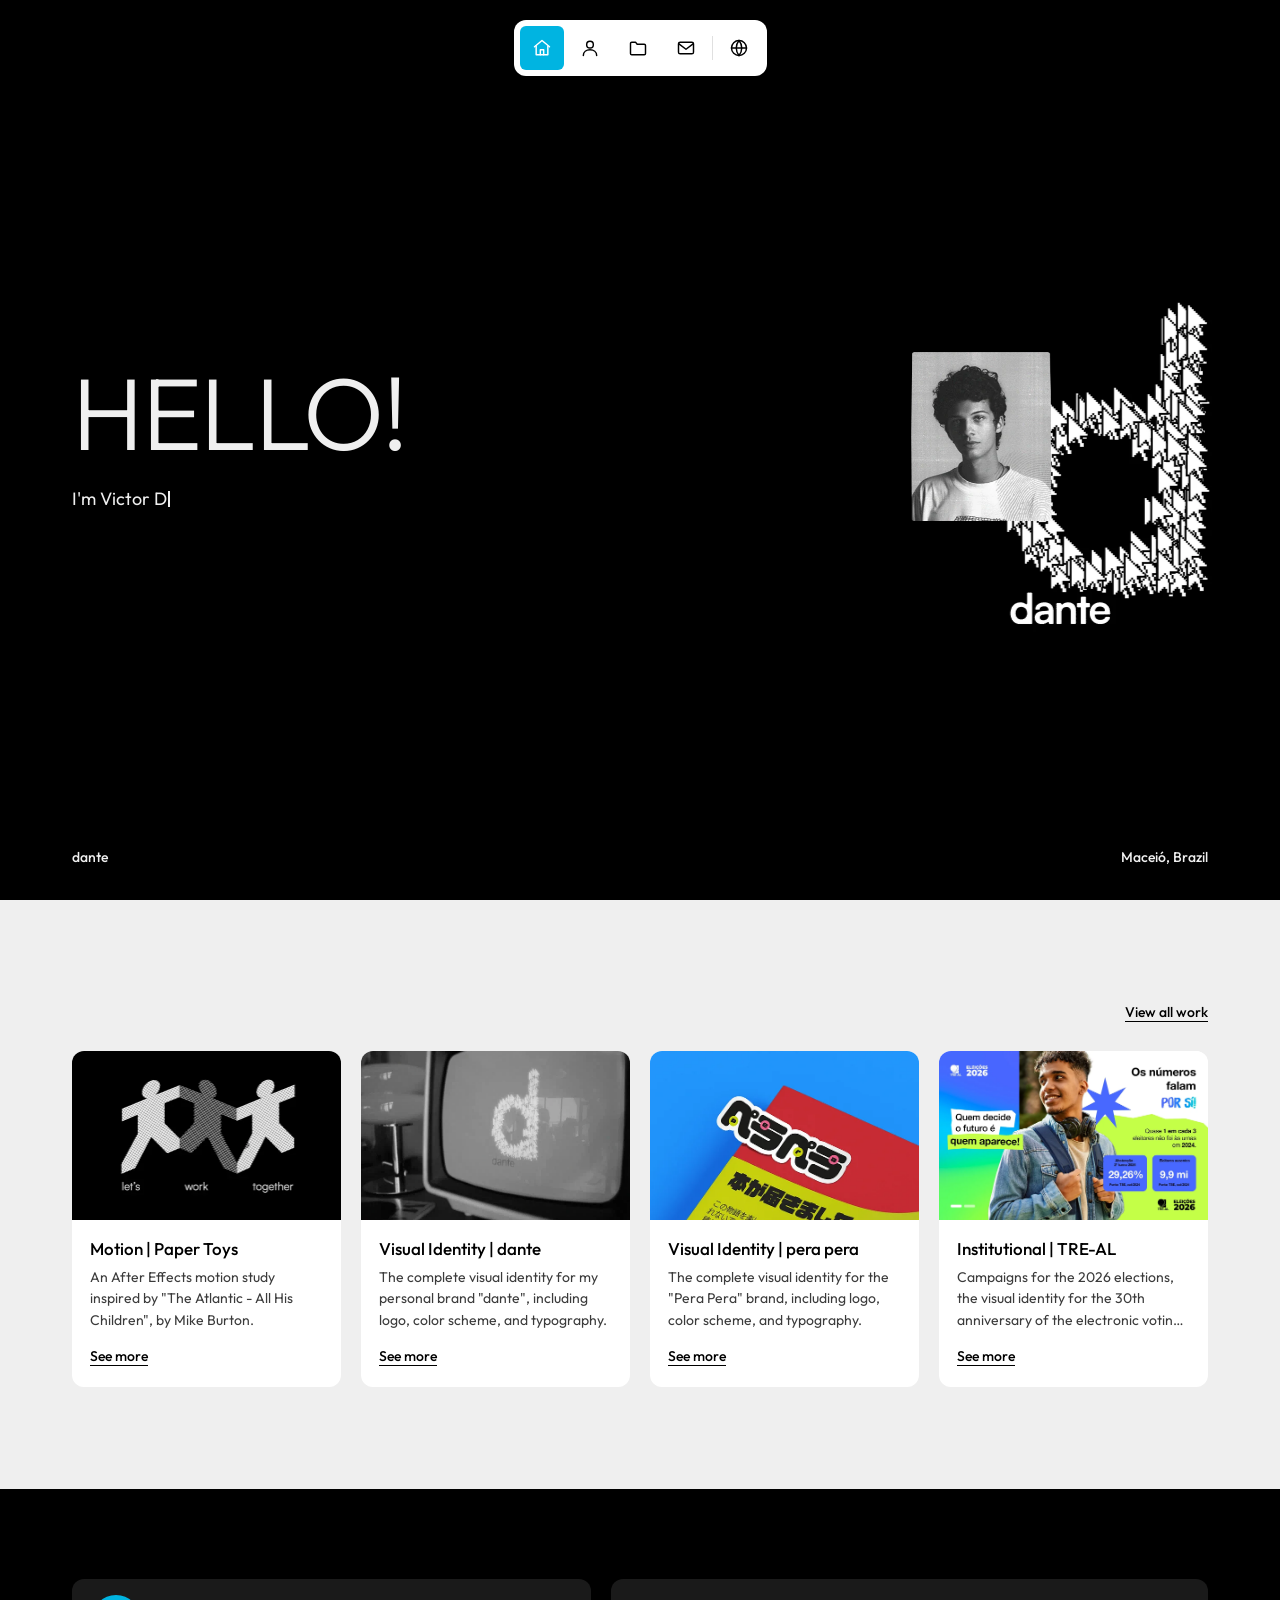
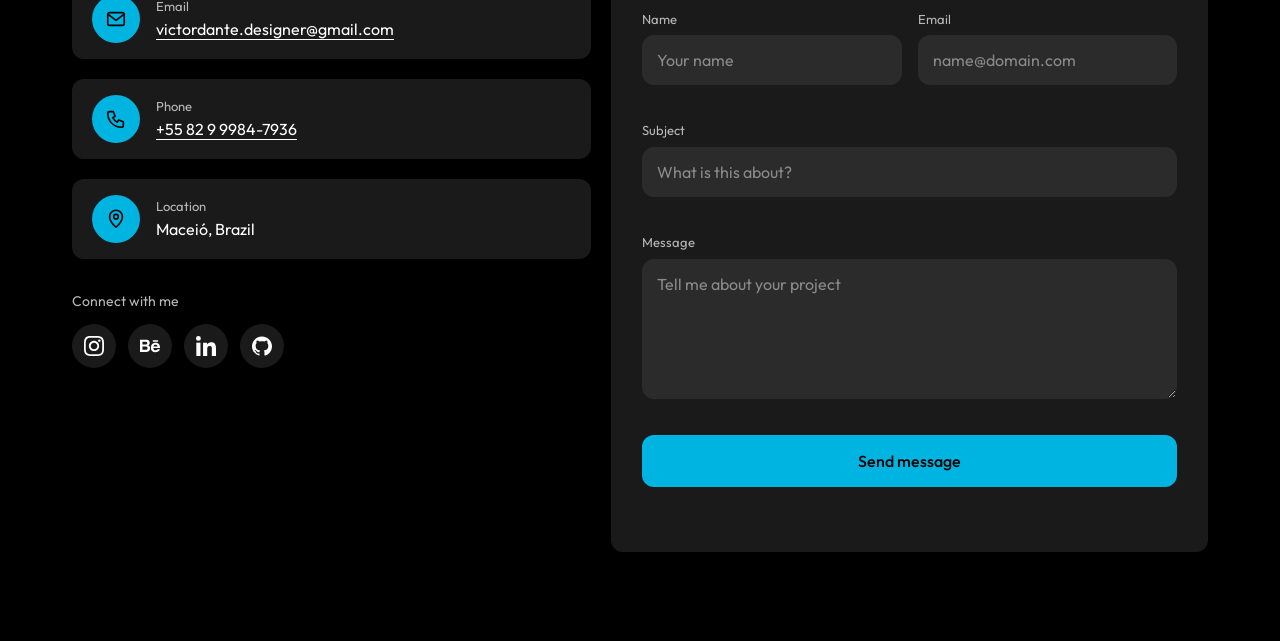
<file: index.html>
<!DOCTYPE html>
<html lang="en">
<head>
  <meta charset="utf-8">
  <meta name="viewport" content="width=device-width, initial-scale=1">
  <title>Victor Dante | Graphic Designer &amp; Front-end Developer</title>
  <meta name="description" content="Portfolio of Victor Dante, graphic designer, UI/UX designer and front-end developer in Maceió, Brazil. Visual identity, motion design and websites.">
  <link rel="canonical" href="https://victordante1.github.io/personalWebSite/">
  <meta name="robots" content="index, follow, max-image-preview:large, max-snippet:-1, max-video-preview:-1">
  <meta name="author" content="Victor Dante">
  <meta name="theme-color" content="#000000">

  <!-- Open Graph (WhatsApp, LinkedIn, Facebook) -->
  <meta property="og:type" content="profile">
  <meta property="og:site_name" content="dante | Victor Dante">
  <meta property="og:locale" content="en_US">
  <meta property="og:locale:alternate" content="pt_BR">
  <meta property="og:title" content="Victor Dante | Graphic Designer &amp; Front-end Developer">
  <meta property="og:description" content="Portfolio of Victor Dante, graphic designer, UI/UX designer and front-end developer in Maceió, Brazil. Visual identity, motion design and websites.">
  <meta property="og:url" content="https://victordante1.github.io/personalWebSite/">
  <meta property="og:image" content="https://victordante1.github.io/personalWebSite/img/og/og-home.jpg">
  <meta property="og:image:type" content="image/jpeg">
  <meta property="og:image:width" content="1200">
  <meta property="og:image:height" content="630">
  <meta property="og:image:alt" content="Victor Dante portrait next to the animated dante logo and a hello my name is dante sticker">
  <meta property="profile:first_name" content="Victor">
  <meta property="profile:last_name" content="Dante">

  <!-- Twitter / X -->
  <meta name="twitter:card" content="summary_large_image">
  <meta name="twitter:title" content="Victor Dante | Graphic Designer &amp; Front-end Developer">
  <meta name="twitter:description" content="Portfolio of Victor Dante, graphic designer, UI/UX designer and front-end developer in Maceió, Brazil. Visual identity, motion design and websites.">
  <meta name="twitter:image" content="https://victordante1.github.io/personalWebSite/img/og/og-home.jpg">
  <meta name="twitter:image:alt" content="Victor Dante portrait next to the animated dante logo and a hello my name is dante sticker">

  <!-- Ícones -->
  <link rel="icon" href="favicon.ico" sizes="48x48">
  <link rel="icon" type="image/png" sizes="32x32" href="img/icons/favicon-32.png">
  <link rel="icon" type="image/png" sizes="192x192" href="img/icons/favicon-192.png">
  <link rel="apple-touch-icon" href="img/icons/apple-touch-icon.png">
  <link rel="manifest" href="site.webmanifest">
  <link rel="sitemap" type="application/xml" href="sitemap.xml">
  <link rel="preload" as="image" href="img/home/dante-d-arrows-poster.webp" fetchpriority="high">
  <link rel="preconnect" href="https://fonts.googleapis.com">
  <link rel="preconnect" href="https://fonts.gstatic.com" crossorigin>
  <link href="https://fonts.googleapis.com/css2?family=Outfit:wght@300;400;500&display=swap" rel="stylesheet">
  <link rel="stylesheet" href="css/style.css">
  <script src="js/i18n.js"></script>
  <script src="js/main.js" defer></script>
  <script type="application/ld+json">
  {
    "@context": "https://schema.org",
    "@graph": [
      {
        "@type": "WebSite",
        "@id": "https://victordante1.github.io/personalWebSite/#website",
        "url": "https://victordante1.github.io/personalWebSite/",
        "name": "dante | Victor Dante",
        "alternateName": "Victor Dante Portfolio",
        "inLanguage": "en",
        "publisher": {
          "@id": "https://victordante1.github.io/personalWebSite/#person"
        }
      },
      {
        "@type": "ProfilePage",
        "@id": "https://victordante1.github.io/personalWebSite/#webpage",
        "url": "https://victordante1.github.io/personalWebSite/",
        "name": "Victor Dante | Graphic Designer & Front-end Developer",
        "description": "Portfolio of Victor Dante, graphic designer, UI/UX designer and front-end developer in Maceió, Brazil. Visual identity, motion design and websites.",
        "isPartOf": {
          "@id": "https://victordante1.github.io/personalWebSite/#website"
        },
        "mainEntity": {
          "@id": "https://victordante1.github.io/personalWebSite/#person"
        },
        "inLanguage": "en",
        "dateModified": "2026-10-14"
      },
      {
        "@type": "Person",
        "@id": "https://victordante1.github.io/personalWebSite/#person",
        "name": "Victor Dante",
        "alternateName": "dante",
        "url": "https://victordante1.github.io/personalWebSite/",
        "image": "https://victordante1.github.io/personalWebSite/img/home/victor-dante-portrait.webp",
        "jobTitle": "Graphic Designer, UI/UX Designer and Front-end Developer",
        "description": "Graphic designer, UI/UX designer and front-end developer based in Maceió, Brazil.",
        "email": "mailto:victordante.designer@gmail.com",
        "telephone": "+55 82 99984-7936",
        "address": {
          "@type": "PostalAddress",
          "addressLocality": "Maceió",
          "addressRegion": "AL",
          "addressCountry": "BR"
        },
        "knowsAbout": [
          "Graphic design",
          "Visual identity",
          "Branding",
          "Motion design",
          "UI/UX design",
          "Front-end development",
          "HTML",
          "CSS",
          "JavaScript",
          "Adobe After Effects",
          "Adobe Illustrator",
          "Adobe Photoshop",
          "Figma"
        ],
        "knowsLanguage": [
          "pt-BR",
          "en"
        ],
        "sameAs": [
          "https://www.instagram.com/dantegrid/",
          "https://www.behance.net/victordante1",
          "https://www.linkedin.com/in/victor-dante/",
          "https://github.com/victordante1"
        ]
      }
    ]
  }
  </script>
</head>
<body data-page="home">
  <a class="skip-link" href="#main">Skip to content</a>

  <nav class="nav" data-nav aria-label="Main">
    <a class="nav__link nav__link--home" href="index.html" aria-label="Home" data-tooltip="Home" aria-current="page">
      <svg viewBox="0 0 24 24" fill="none" stroke="currentColor" stroke-width="1.75" stroke-linecap="round" stroke-linejoin="round" aria-hidden="true">
        <path d="M3 10.5 12 3l9 7.5"/><path d="M5 9.5V20h14V9.5"/><path d="M10 20v-6h4v6"/>
      </svg>
    </a>
    <a class="nav__link nav__link--about" href="sobre.html" aria-label="About me" data-tooltip="About me">
      <svg viewBox="0 0 24 24" fill="none" stroke="currentColor" stroke-width="1.75" stroke-linecap="round" stroke-linejoin="round" aria-hidden="true">
        <circle cx="12" cy="8" r="4"/><path d="M4 21c0-4.4 3.6-7 8-7s8 2.6 8 7"/>
      </svg>
    </a>
    <a class="nav__link nav__link--work" href="projetos.html" aria-label="Work" data-tooltip="Work">
      <svg viewBox="0 0 24 24" fill="none" stroke="currentColor" stroke-width="1.75" stroke-linecap="round" stroke-linejoin="round" aria-hidden="true">
        <path d="M3 6.5A1.5 1.5 0 0 1 4.5 5H9l2 2.5h8.5A1.5 1.5 0 0 1 21 9v9.5a1.5 1.5 0 0 1-1.5 1.5h-15A1.5 1.5 0 0 1 3 18.5z"/>
      </svg>
    </a>
    <a class="nav__link nav__link--contact" href="#contact" aria-label="Contact" data-tooltip="Contact">
      <svg viewBox="0 0 24 24" fill="none" stroke="currentColor" stroke-width="1.75" stroke-linecap="round" stroke-linejoin="round" aria-hidden="true">
        <rect x="3" y="5" width="18" height="14" rx="2"/><path d="m3.5 7 8.5 6.5L20.5 7"/>
      </svg>
    </a>
  </nav>

  <main id="main">
    <section class="hero" aria-labelledby="home-title">
      <div class="hero__inner">
        <div class="hero__text">
          <h1 class="sr-only" id="home-title">Victor Dante: graphic designer, UI/UX designer and front-end developer in Maceió, Brazil</h1>
          <p class="display" data-scramble data-type data-type-speed="120" aria-hidden="true">Hello!</p>
          <p class="lead" data-scramble data-type data-type-speed="16">I'm Victor Dante, a creative developer and designer based in Brazil. I bring together graphic design, UI/UX and front-end development to build digital experiences that look intentional and work smoothly.</p>
        </div>

        <!-- Bloco único: o "d" (GIF) fica no fluxo e a foto flutua por cima -->
        <div class="hero__visual">
          <video class="hero-arrows" data-loop src="img/home/dante-d-arrows.mp4" poster="img/home/dante-d-arrows-poster.webp" width="1280" height="720" autoplay muted loop playsinline preload="auto" aria-hidden="true"></video>
          <div class="hero-photo" data-transform tabindex="0" role="button" aria-pressed="false"
               aria-label="Portrait of Victor Dante. Press Enter to resize and move.">
            <img src="img/home/victor-dante-portrait.webp" alt="Black and white portrait of Victor Dante" width="272" height="327" draggable="false" fetchpriority="high">
          </div>
        </div>
      </div>
      <div class="hero__foot"><span>dante</span><span>Maceió, Brazil</span></div>
    </section>

    <section class="section" aria-labelledby="home-projects">
      <div class="container">
        <div class="projects-head">
          <div class="projects-head__left">
            <h2 class="sr-only" id="home-projects">Selected work</h2>
            <p class="sr-only" id="drag-hint">Drag the cards around, or focus one and use the arrow keys.</p>
          </div>
          <a class="link-more" href="projetos.html">View all work</a>
        </div>
        <div class="grid">
          <article class="card" data-drag tabindex="0" aria-describedby="drag-hint">
            <div class="card__media" aria-hidden="true">
              <picture><source srcset="img/paper-toys/paper-toys-card.webp" type="image/webp"><img src="img/bonecos de papel.gif" alt="Three halftone paper dolls holding hands, from the Paper Toys motion study" width="600" height="338" loading="lazy" decoding="async"></picture>
            </div>
            <div class="card__body">
              <h3 class="card__title">Motion | Paper Toys</h3>
              <p class="card__text">An After Effects motion study inspired by "The Atlantic - All His Children", by Mike Burton.</p>
              <a class="card__more" href="projeto-paper-toys.html">See more<span class="sr-only">: Paper Toys</span></a>
            </div>
          </article>
          <article class="card" data-drag tabindex="0" aria-describedby="drag-hint">
            <div class="card__media" aria-hidden="true">
              <picture><source srcset="img/dante/dante-tv-card.webp" type="image/webp"><img src="img/VD tv 2.gif" alt="dante logo on a vintage TV screen" width="1574" height="1058" loading="lazy" decoding="async"></picture>
            </div>
            <div class="card__body">
              <h3 class="card__title">Visual Identity | dante</h3>
              <p class="card__text">The complete visual identity for my personal brand "dante", including logo, color scheme, and typography.</p>
              <a class="card__more" href="projeto-dante.html">See more<span class="sr-only">: dante visual identity</span></a>
            </div>
          </article>
          <article class="card" data-drag tabindex="0" aria-describedby="drag-hint">
            <div class="card__media" aria-hidden="true">
              <img src="img/pera-pera/pera-pera-card.webp" alt="Pera Pera logo and visual identity" width="600" height="463" loading="lazy" decoding="async">
            </div>
            <div class="card__body">
              <h3 class="card__title">Visual Identity | pera pera</h3>
              <p class="card__text">The complete visual identity for the "Pera Pera" brand, including logo, color scheme, and typography.</p>
              <a class="card__more" href="projeto-pera-pera.html">See more<span class="sr-only">: pera pera visual identity</span></a>
            </div>
          </article>
          <article class="card" data-drag tabindex="0" aria-describedby="drag-hint">
            <div class="card__media" aria-hidden="true">
              <img src="img/tre-al/tre-al-card.webp" alt="TRE-AL Elections 2026 campaign post" width="1200" height="750" loading="lazy" decoding="async">
            </div>
            <div class="card__body">
              <h3 class="card__title">Institutional | TRE-AL</h3>
              <p class="card__text">Campaigns for the 2026 elections, the visual identity for the 30th anniversary of the electronic voting machine and a comic book against fake news.</p>
              <a class="card__more" href="projeto-tre-al.html">See more<span class="sr-only">: TRE-AL institutional design</span></a>
            </div>
          </article>
        </div>
      </div>
    </section>
  </main>

  <footer class="contact" id="contact">
    <div class="contact__inner">
      <h2 class="sr-only">Let's work together</h2>
      <div class="contact__grid">
        <div>
          <ul class="info-list">
            <li class="info">
              <span class="info__icon"><svg viewBox="0 0 24 24" fill="none" stroke="currentColor" stroke-width="1.75" stroke-linecap="round" stroke-linejoin="round" aria-hidden="true"><rect x="3" y="5" width="18" height="14" rx="2"/><path d="m3.5 7 8.5 6.5L20.5 7"/></svg></span>
              <div><span class="info__label">Email</span><a class="info__value" href="mailto:victordante.designer@gmail.com">victordante.designer@gmail.com</a></div>
            </li>
            <li class="info">
              <span class="info__icon"><svg viewBox="0 0 24 24" fill="none" stroke="currentColor" stroke-width="1.75" stroke-linecap="round" stroke-linejoin="round" aria-hidden="true"><path d="M5 4h4l2 5-2.5 1.5a11 11 0 0 0 5 5L15 13l5 2v4a2 2 0 0 1-2 2A15 15 0 0 1 3 6a2 2 0 0 1 2-2z"/></svg></span>
              <div><span class="info__label">Phone</span><a class="info__value" href="tel:+5582999847936">+55 82 9 9984-7936</a></div>
            </li>
            <li class="info">
              <span class="info__icon"><svg viewBox="0 0 24 24" fill="none" stroke="currentColor" stroke-width="1.75" stroke-linecap="round" stroke-linejoin="round" aria-hidden="true"><path d="M12 21s7-6.2 7-11.5A7 7 0 0 0 5 9.5C5 14.8 12 21 12 21z"/><circle cx="12" cy="9.5" r="2.5"/></svg></span>
              <div><span class="info__label">Location</span><span class="info__value">Maceió, Brazil</span></div>
            </li>
          </ul>
          <div class="connect">
            <p class="connect__label">Connect with me</p>
            <ul class="social">
              <li><a href="https://www.instagram.com/dantegrid/" rel="me" aria-label="Instagram"><svg viewBox="0 0 368.28 368.27" fill="currentColor" aria-hidden="true" focusable="false"><g><g><path d="M236.04,368.21l-117.98.06c.05-.36-1.53-.61-2.18-.64l-10.37-.48c-12.93-.59-25.16-3.07-37.5-7.19-30.48-10.2-53.35-34.72-61.55-65.79-2.95-11.17-4.36-21.97-5.43-33.45l-.38-10.53c-.02-.6-.3-2.22-.65-2.14L.03,117.83c.96-3.77.58-7.89.99-12,1.07-10.64,2.45-20.59,5.06-30.97C14.49,41.52,39.73,15.64,72.84,6.31c12.51-3.53,24.91-5.2,38.01-5.6L134.36,0h101.29s22.09.7,22.09.7c69.26,2.23,107.66,40.56,109.82,109.81l.71,22.81v102.73s-.7,21.37-.7,21.37c-.55,16.49-3.21,32.18-9.07,47.41-10.46,27.2-31.8,46.98-59.55,55.77-13.36,4.23-26.75,5.6-40.81,6.66-7.52.57-14.92-.28-22.1.94ZM243.6,334.61c13.83.02,26.1-1.38,38.85-4.07,24.14-5.09,42.28-22.66,47.94-46.67,3.02-12.8,4.42-25.35,4.5-38.75l.46-74.8c.13-21.45-.09-42-1.24-63.34-1.56-29.08-11.48-54.65-39.69-65.58-19.58-7.59-43.35-8.68-64.78-8.69l-45.39-.03c-25.9-.02-51.09-.32-76.95.86-12.01.55-23.16,2.66-34.09,6.91-14.73,5.72-25.7,16.51-31.68,31.1-9.51,23.18-9.05,51.67-9.07,77.2l-.06,71.92c-.02,23.19-.59,49.16,7.27,70.49,7.45,20.21,24.2,34.5,45.3,39.05,13.16,2.83,25.91,4.25,39.69,4.27l118.95.15Z"/><path d="M278.94,183.92c0,52.24-42.35,94.58-94.58,94.58s-94.58-42.35-94.58-94.58,42.35-94.58,94.58-94.58,94.58,42.35,94.58,94.58ZM245.72,183.92c0-33.89-27.48-61.37-61.37-61.37s-61.37,27.48-61.37,61.37,27.48,61.37,61.37,61.37,61.37-27.48,61.37-61.37Z"/><circle cx="282.66" cy="85.62" r="22.1"/></g></g></svg></a></li>
              <li><a href="https://www.behance.net/victordante1" rel="me" aria-label="Behance"><svg viewBox="0 0 384 240.22" fill="currentColor" aria-hidden="true" focusable="false"><g><g><g><path d="M334.43,183.77l47.14-.03c-1.34,9.56-5.56,17.12-11.04,24.31-18.78,24.62-45.89,33.24-76.6,32.08-23.54-.89-45.93-9.78-62.74-26.31-23.06-22.68-24.76-65.7-17.59-96.01,6.69-28.29,27.64-49.85,55.69-57.56,19.36-5.32,39.8-4.75,59.02.83,16.82,4.88,30.13,14.9,40.04,29.1s14.29,30.32,15.32,47.61l.33,22.69h-127.8c.56,17.85,7.27,32.25,23.63,39.28,10.64,4.32,22.21,4.85,33.36,2.04,9.33-2.85,16.67-8.47,21.24-18.03ZM336.23,130.62c-.39-7.88-2.48-14.27-6-20.37-4.34-6.51-10.42-10.98-17.79-13.76-9.3-3.15-19.12-3.33-28.67-.84-16.1,4.49-24.03,18.79-26.46,34.99l78.92-.02Z"/><rect x="281.62" y="-25.12" width="29.25" height="101.72" transform="translate(270.38 321.97) rotate(-89.98)"/></g><path d="M0,234.23V0s116.89.32,116.89.32c12.29.01,23.7,2.15,34.79,6.45,29.05,11.25,40.01,40.32,33.64,70.11-4.02,15.84-13.12,24.63-27.31,31.9,18.3,6.19,31.08,20.39,34.95,38.94,3.53,16.93,1.65,34.21-6.56,49.34-9.63,17.77-25.65,30.08-45.5,34.01-10.78,2.13-21.04,3.24-32.26,3.25L0,234.23ZM138.44,56.94c-1.91-6.49-6.57-10.8-12.87-12.95-7.78-1.96-15.42-2.86-23.61-3.11h-54.66s0,51.67,0,51.67h59.91c7.07-.37,13.58-1.43,19.83-4.19,12.02-4.98,14.89-19.57,11.4-31.42ZM143.94,153.41c-1.48-8.8-7.29-15.21-15.38-18.65-6.17-2.13-12.34-3.04-19.12-3.48h-62.14s0,62.4,0,62.4h61.41c5.88-.36,11.22-1.1,16.7-2.62,16-5.46,21.23-21.61,18.53-37.65Z"/></g></g></svg></a></li>
              <li><a href="https://www.linkedin.com/in/victor-dante/" rel="me" aria-label="LinkedIn"><svg viewBox="0 0 287.3 287.18" fill="currentColor" aria-hidden="true" focusable="false"><g><g><path d="M223.42,159.26c-6.23-15.71-22.59-18.88-38.27-14.99-18.85,4.67-23.15,23.86-23.88,42.22l-.02,100.7h-59.6s0-191.73,0-191.73h57.01s.37,26.26.37,26.26c9.52-15.58,23.75-25.79,41.5-29.31,14.76-2.93,30.05-1.91,44.45,2.44,15.12,4.57,26.67,15.07,33.08,29.33,7.7,17.13,8.9,36.24,9.23,55.24v107.38s-59.59.01-59.59.01l-.03-102.23c-.46-8.93-1.03-17.19-4.25-25.32Z"/><g><rect x="4.74" y="95.43" width="59.59" height="191.73"/><circle cx="34.53" cy="34.53" r="34.53"/></g></g></g></svg></a></li>
              <li><a href="https://github.com/victordante1" aria-label="GitHub" rel="me"><svg viewBox="0 0 384 368.27" fill="currentColor" aria-hidden="true" focusable="false"><g><path d="M383.73,175.13l.27,26.89-.64,3.05c-2.16,22.03-7.69,43.14-17.25,63.14-22.85,47.84-64.88,84.02-115.42,99.65-2.65.82-6.65-.73-8.32-1.92-2.3-1.65-3.34-4.7-3.33-7.93l.16-53.24c.04-11.7-4.21-24.91-12.8-32.91,57.67-5.84,86.58-32.9,87.48-91.61.3-19.46-6.32-37.82-19.68-51.97,6.01-16.47,4.44-33.96-2.1-50.27-18.45-1.15-37.24,9.85-52.31,19.64-31.73-8.48-64.59-8.38-96.16,0-15.28-9.91-34.1-20.79-52.52-19.64-6.54,16.2-8.2,33.86-1.92,50.32-13.21,14.04-19.89,31.99-19.72,51.18.53,59.26,29.9,86.51,87.28,92.55-7.01,6.95-10.54,15.3-11.81,25.05-9.84,4.66-20.93,6.47-31.88,4.03-9.54-2.56-17.31-8.69-22.59-17.11s-11.94-16-21.55-19.67c-6.88-2.62-16.13-3.05-17.99.45-1.67,3.14,5.18,7.23,9.53,10.35,7.78,5.59,13.96,13.64,17.43,22.82,10.69,28.35,37.38,34.79,66.24,28.53l.28,32.22c.02,2.64-1.44,5.68-3.05,6.99-2.01,1.64-5.86,3.19-8.86,2.25-31.46-9.82-59.65-27.87-82.19-51.99C20.89,284.51,3.47,244.22,0,202.02l.28-26.86C8.27,75.32,92.25-.32,192.71,0c99.92.32,183.02,75.97,191.02,175.13Z"/></g></svg></a></li>
            </ul>
          </div>
        </div>
        <form class="form" data-contact-form data-email="victordante.designer@gmail.com" novalidate>
          <div class="form__row">
            <div class="field"><label for="f-name">Name</label><input id="f-name" name="name" type="text" autocomplete="name" placeholder="Your name" aria-describedby="e-name"><span class="field__error" id="e-name" data-error-for="name"></span></div>
            <div class="field"><label for="f-email">Email</label><input id="f-email" name="email" type="email" autocomplete="email" placeholder="name@domain.com" aria-describedby="e-email"><span class="field__error" id="e-email" data-error-for="email"></span></div>
          </div>
          <div class="field"><label for="f-subject">Subject</label><input id="f-subject" name="subject" type="text" placeholder="What is this about?" aria-describedby="e-subject"><span class="field__error" id="e-subject" data-error-for="subject"></span></div>
          <div class="field"><label for="f-message">Message</label><textarea id="f-message" name="message" placeholder="Tell me about your project" aria-describedby="e-message"></textarea><span class="field__error" id="e-message" data-error-for="message"></span></div>
          <button class="btn" type="submit">Send message</button>
          <p class="form__status" data-status role="status" aria-live="polite"></p>
        </form>
      </div>
    </div>
  </footer>
</body>
</html>
</file>
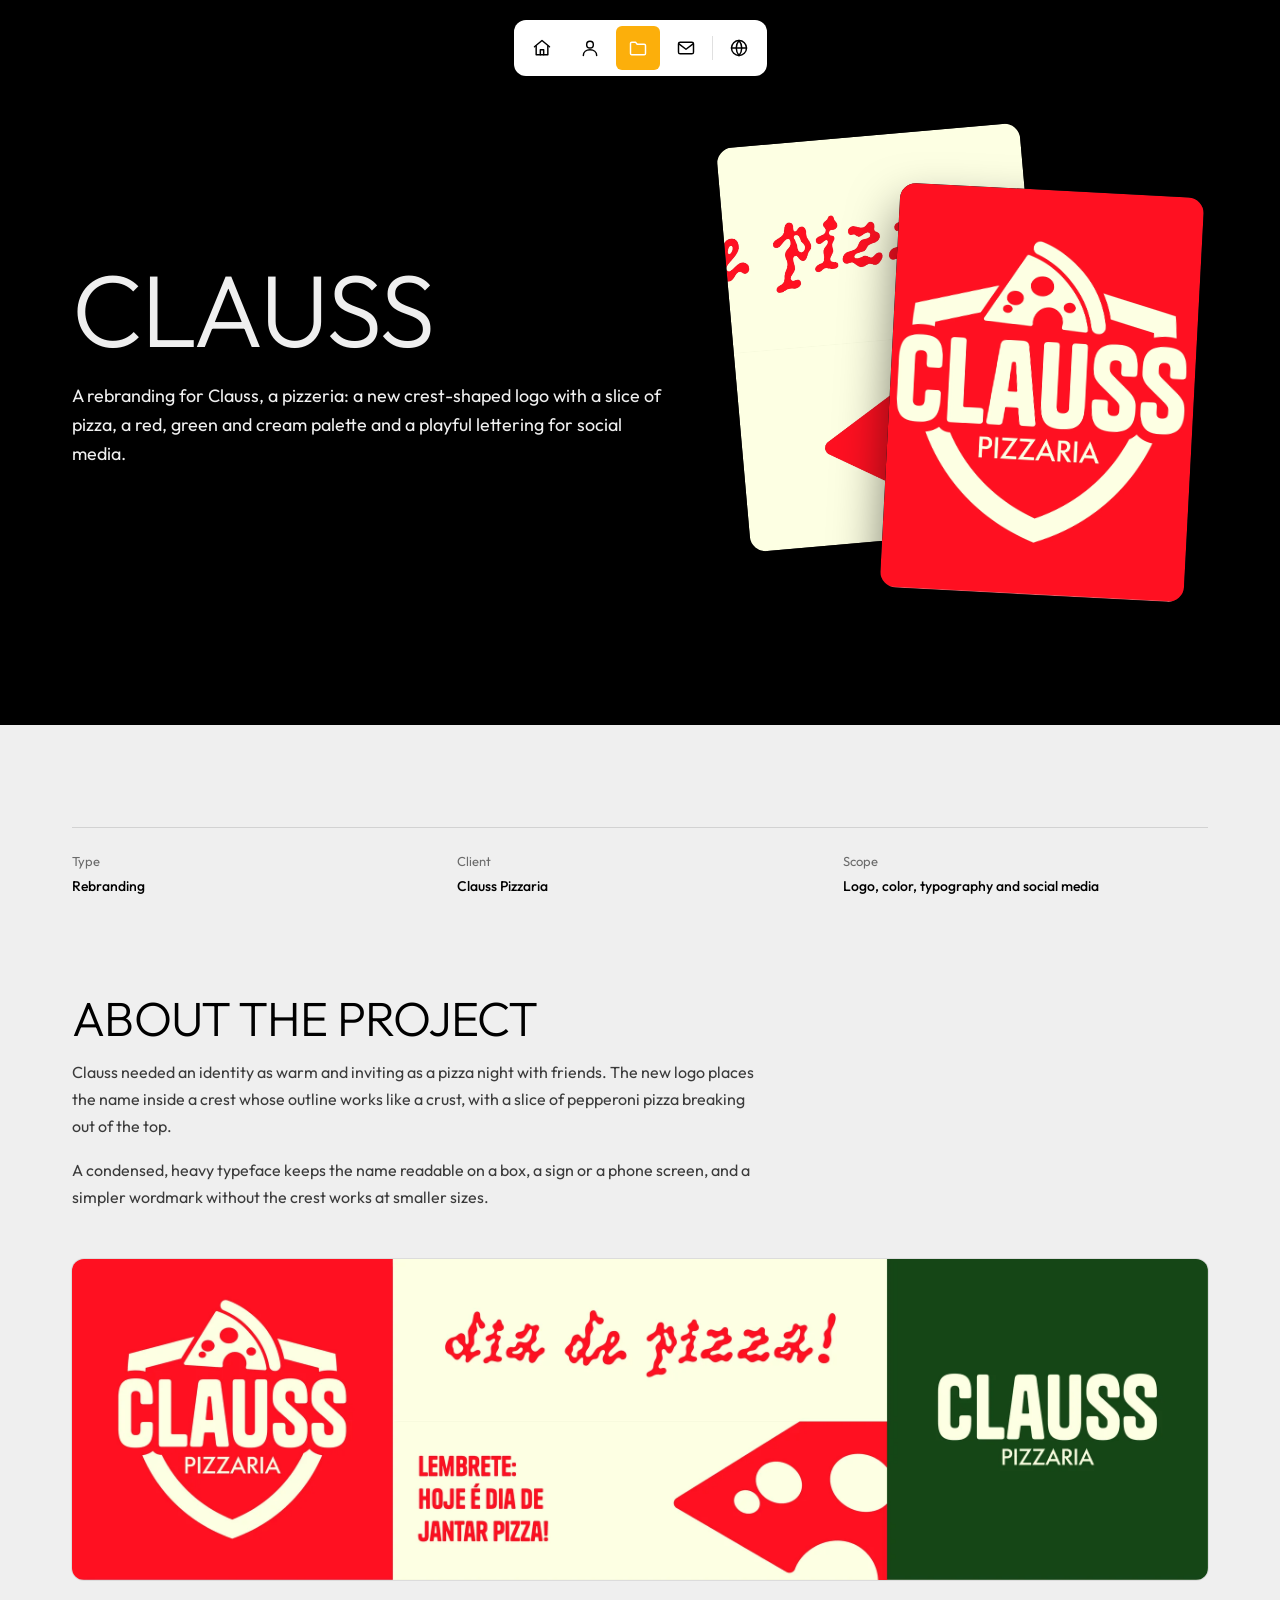
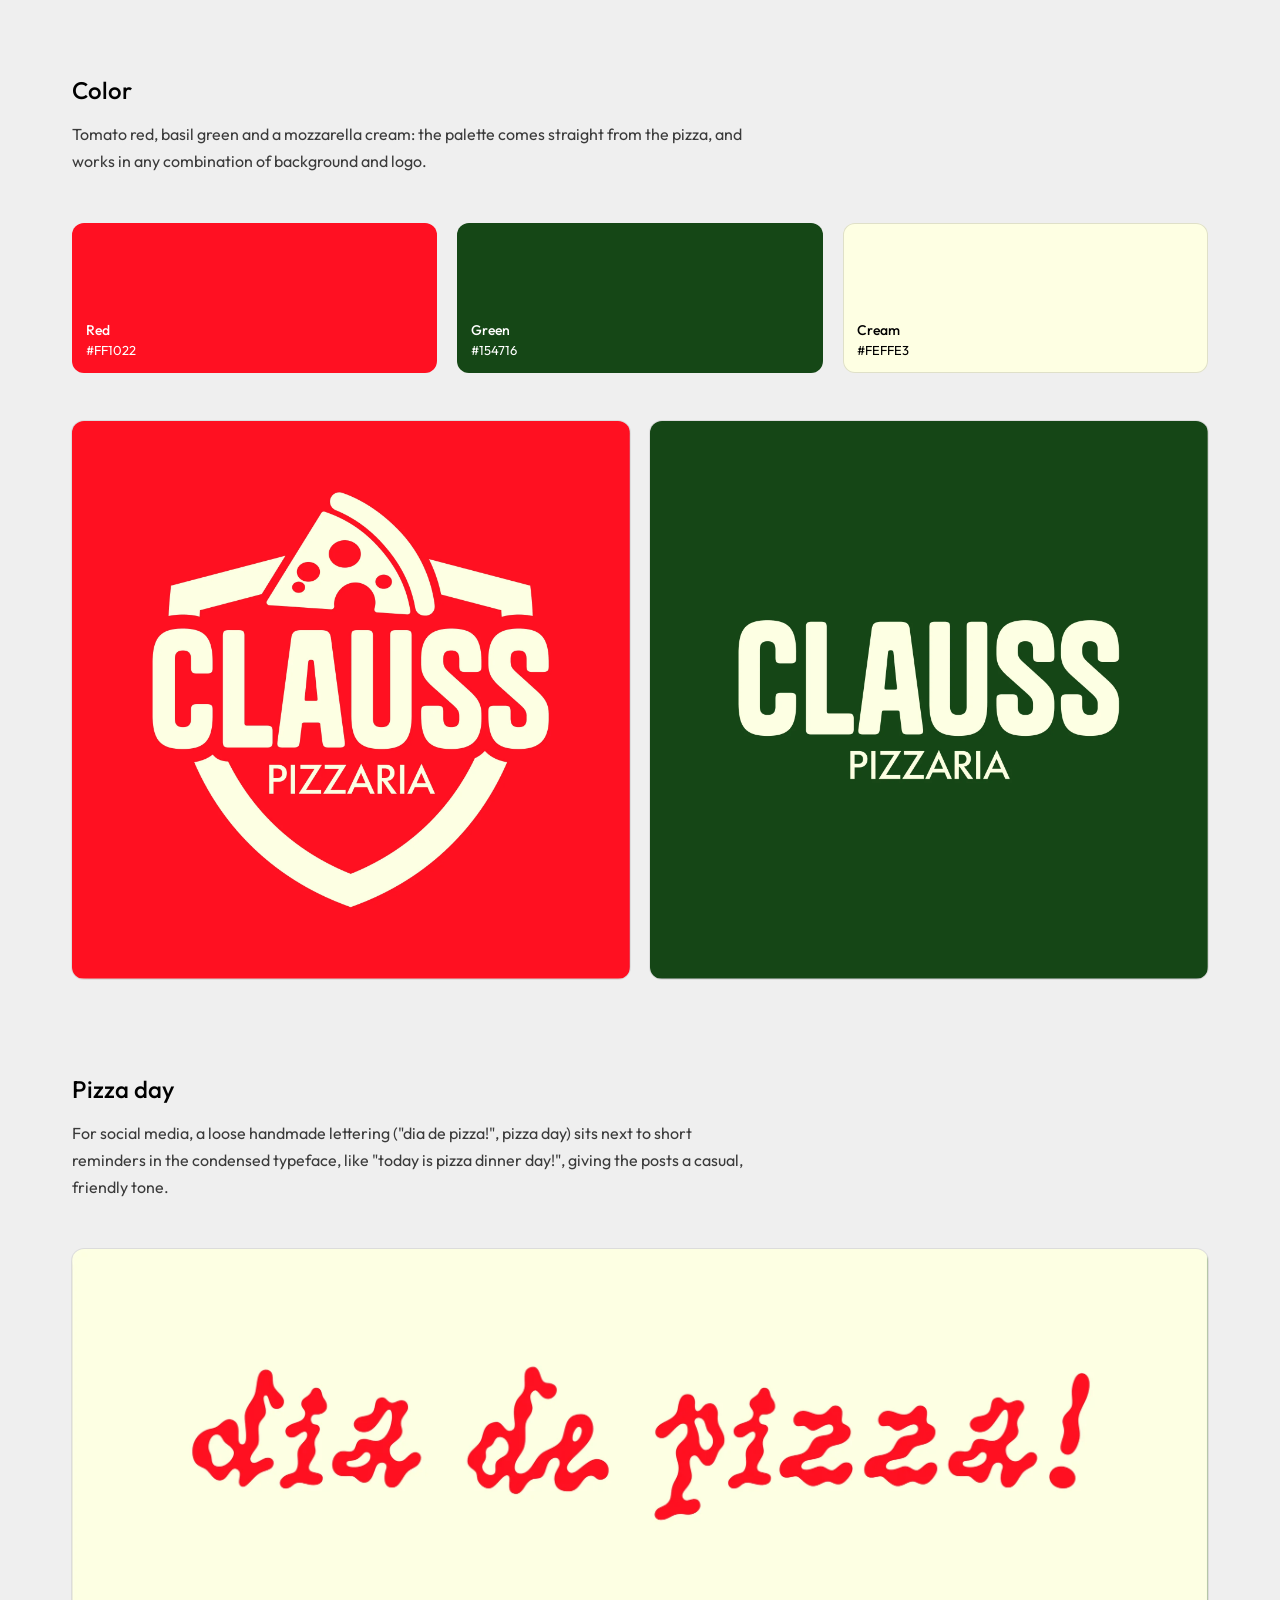
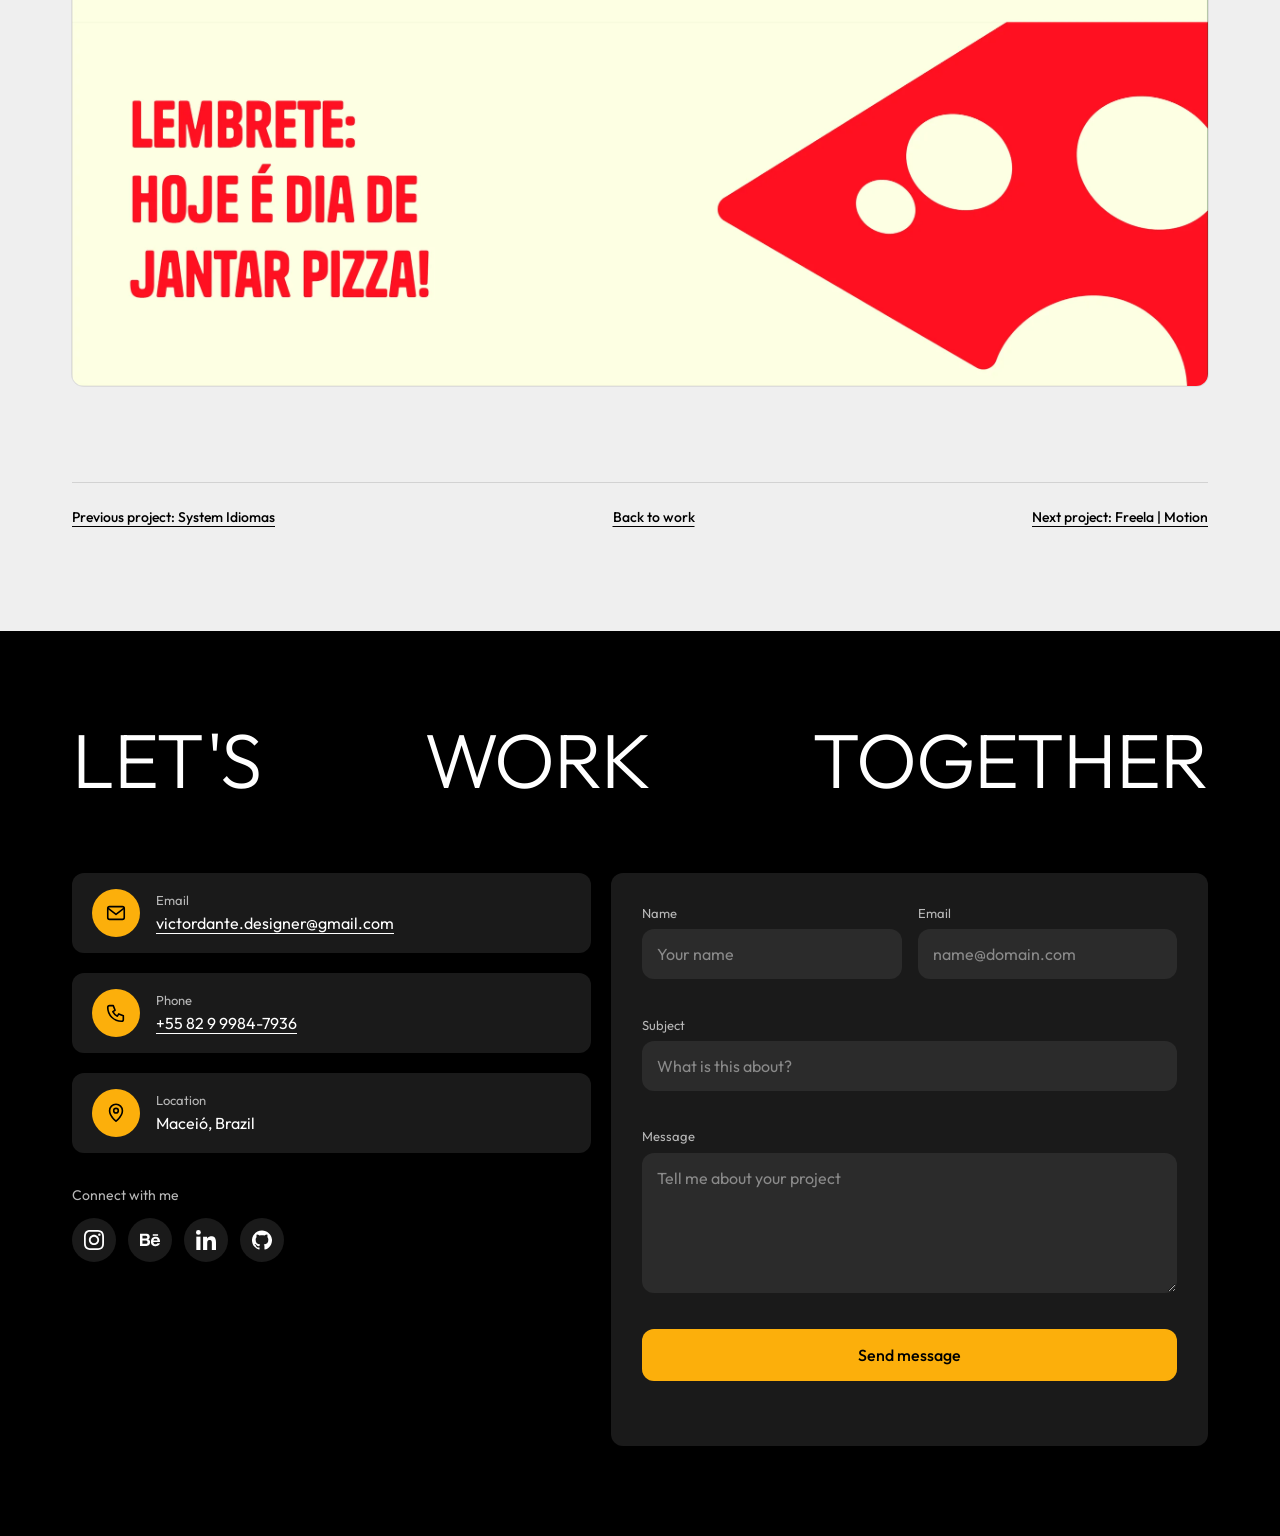
<file: projeto-clauss.html>
<!DOCTYPE html>
<html lang="en">
<head>
  <meta charset="utf-8">
  <meta name="viewport" content="width=device-width, initial-scale=1">
  <title>Clauss Pizzaria: Rebranding &amp; Logo Design | Victor Dante</title>
  <meta name="description" content="Rebranding for Clauss Pizzaria by Victor Dante: crest logo with a pizza slice, red, green and cream palette, typography and lettering for social media.">
  <link rel="canonical" href="https://victordante1.github.io/personalWebSite/projeto-clauss.html">
  <meta name="robots" content="index, follow, max-image-preview:large, max-snippet:-1, max-video-preview:-1">
  <meta name="author" content="Victor Dante">
  <meta name="theme-color" content="#000000">

  <!-- Open Graph (WhatsApp, LinkedIn, Facebook) -->
  <meta property="og:type" content="article">
  <meta property="og:site_name" content="dante | Victor Dante">
  <meta property="og:locale" content="en_US">
  <meta property="og:locale:alternate" content="pt_BR">
  <meta property="og:title" content="Clauss Pizzaria: Rebranding &amp; Logo Design | Victor Dante">
  <meta property="og:description" content="Rebranding for Clauss Pizzaria by Victor Dante: crest logo with a pizza slice, red, green and cream palette, typography and lettering for social media.">
  <meta property="og:url" content="https://victordante1.github.io/personalWebSite/projeto-clauss.html">
  <meta property="og:image" content="https://victordante1.github.io/personalWebSite/img/og/og-clauss.jpg">
  <meta property="og:image:type" content="image/jpeg">
  <meta property="og:image:width" content="1200">
  <meta property="og:image:height" content="630">
  <meta property="og:image:alt" content="Clauss Pizzaria crest logo in cream on red">
  <meta property="article:author" content="https://victordante1.github.io/personalWebSite/sobre.html">

  <!-- Twitter / X -->
  <meta name="twitter:card" content="summary_large_image">
  <meta name="twitter:title" content="Clauss Pizzaria: Rebranding &amp; Logo Design | Victor Dante">
  <meta name="twitter:description" content="Rebranding for Clauss Pizzaria by Victor Dante: crest logo with a pizza slice, red, green and cream palette, typography and lettering for social media.">
  <meta name="twitter:image" content="https://victordante1.github.io/personalWebSite/img/og/og-clauss.jpg">
  <meta name="twitter:image:alt" content="Clauss Pizzaria crest logo in cream on red">

  <!-- Ícones -->
  <link rel="icon" href="favicon.ico" sizes="48x48">
  <link rel="icon" type="image/png" sizes="32x32" href="img/icons/favicon-32.png">
  <link rel="icon" type="image/png" sizes="192x192" href="img/icons/favicon-192.png">
  <link rel="apple-touch-icon" href="img/icons/apple-touch-icon.png">
  <link rel="manifest" href="site.webmanifest">
  <link rel="sitemap" type="application/xml" href="sitemap.xml">
  <link rel="preconnect" href="https://fonts.googleapis.com">
  <link rel="preconnect" href="https://fonts.gstatic.com" crossorigin>
  <link href="https://fonts.googleapis.com/css2?family=Outfit:wght@300;400;500&display=swap" rel="stylesheet">
  <link rel="stylesheet" href="css/style.css">
  <script src="js/i18n.js"></script>
  <script src="js/main.js" defer></script>
  <script type="application/ld+json">
  {
    "@context": "https://schema.org",
    "@graph": [
      {
        "@type": "WebPage",
        "@id": "https://victordante1.github.io/personalWebSite/projeto-clauss.html#webpage",
        "url": "https://victordante1.github.io/personalWebSite/projeto-clauss.html",
        "name": "Clauss Pizzaria: Rebranding & Logo Design | Victor Dante",
        "description": "Rebranding for Clauss Pizzaria by Victor Dante: crest logo with a pizza slice, red, green and cream palette, typography and lettering for social media.",
        "isPartOf": {
          "@type": "WebSite",
          "@id": "https://victordante1.github.io/personalWebSite/#website",
          "url": "https://victordante1.github.io/personalWebSite/"
        },
        "breadcrumb": {
          "@id": "https://victordante1.github.io/personalWebSite/projeto-clauss.html#breadcrumb"
        },
        "inLanguage": "en",
        "primaryImageOfPage": "https://victordante1.github.io/personalWebSite/img/og/og-clauss.jpg",
        "dateModified": "2026-10-14"
      },
      {
        "@type": "BreadcrumbList",
        "@id": "https://victordante1.github.io/personalWebSite/projeto-clauss.html#breadcrumb",
        "itemListElement": [
          {
            "@type": "ListItem",
            "position": 1,
            "name": "Home",
            "item": "https://victordante1.github.io/personalWebSite/"
          },
          {
            "@type": "ListItem",
            "position": 2,
            "name": "Work",
            "item": "https://victordante1.github.io/personalWebSite/projetos.html"
          },
          {
            "@type": "ListItem",
            "position": 3,
            "name": "Clauss rebranding",
            "item": "https://victordante1.github.io/personalWebSite/projeto-clauss.html"
          }
        ]
      },
      {
        "@type": "CreativeWork",
        "@id": "https://victordante1.github.io/personalWebSite/projeto-clauss.html#work",
        "name": "Clauss rebranding",
        "headline": "Clauss Pizzaria: Rebranding & Logo Design",
        "description": "Rebranding for Clauss Pizzaria by Victor Dante: crest logo with a pizza slice, red, green and cream palette, typography and lettering for social media.",
        "url": "https://victordante1.github.io/personalWebSite/projeto-clauss.html",
        "image": "https://victordante1.github.io/personalWebSite/img/og/og-clauss.jpg",
        "genre": "Rebranding",
        "about": "Pizzeria branding",
        "keywords": "rebranding, logo design, restaurant branding, lettering, social media",
        "inLanguage": "en",
        "creator": {
          "@type": "Person",
          "@id": "https://victordante1.github.io/personalWebSite/#person",
          "name": "Victor Dante",
          "url": "https://victordante1.github.io/personalWebSite/"
        },
        "mainEntityOfPage": {
          "@id": "https://victordante1.github.io/personalWebSite/projeto-clauss.html#webpage"
        }
      }
    ]
  }
  </script>
</head>
<body data-page="project">
  <a class="skip-link" href="#main">Skip to content</a>
  <nav class="nav" data-nav aria-label="Main">
    <a class="nav__link nav__link--home" href="index.html" aria-label="Home" data-tooltip="Home">
      <svg viewBox="0 0 24 24" fill="none" stroke="currentColor" stroke-width="1.75" stroke-linecap="round" stroke-linejoin="round" aria-hidden="true">
        <path d="M3 10.5 12 3l9 7.5"/><path d="M5 9.5V20h14V9.5"/><path d="M10 20v-6h4v6"/>
      </svg>
    </a>
    <a class="nav__link nav__link--about" href="sobre.html" aria-label="About me" data-tooltip="About me">
      <svg viewBox="0 0 24 24" fill="none" stroke="currentColor" stroke-width="1.75" stroke-linecap="round" stroke-linejoin="round" aria-hidden="true">
        <circle cx="12" cy="8" r="4"/><path d="M4 21c0-4.4 3.6-7 8-7s8 2.6 8 7"/>
      </svg>
    </a>
    <a class="nav__link nav__link--work" href="projetos.html" aria-label="Work" data-tooltip="Work" aria-current="page">
      <svg viewBox="0 0 24 24" fill="none" stroke="currentColor" stroke-width="1.75" stroke-linecap="round" stroke-linejoin="round" aria-hidden="true">
        <path d="M3 6.5A1.5 1.5 0 0 1 4.5 5H9l2 2.5h8.5A1.5 1.5 0 0 1 21 9v9.5a1.5 1.5 0 0 1-1.5 1.5h-15A1.5 1.5 0 0 1 3 18.5z"/>
      </svg>
    </a>
    <a class="nav__link nav__link--contact" href="#contact" aria-label="Contact" data-tooltip="Contact">
      <svg viewBox="0 0 24 24" fill="none" stroke="currentColor" stroke-width="1.75" stroke-linecap="round" stroke-linejoin="round" aria-hidden="true">
        <rect x="3" y="5" width="18" height="14" rx="2"/><path d="m3.5 7 8.5 6.5L20.5 7"/>
      </svg>
    </a>
  </nav>

  <main id="main">
    <section class="hero hero--case" aria-labelledby="project-title">
      <div class="hero__inner">
        <div class="hero__text">
          <h1 class="display" id="project-title">Clauss</h1>
          <p class="lead">A rebranding for Clauss, a pizzeria: a new crest-shaped logo with a slice of pizza, a red, green and cream palette and a playful lettering for social media.</p>
        </div>
        <div class="hero__visual">
          <div class="card-stack">
            <div class="card-stack__card card-stack__card--back"><img src="img/clauss/clauss-04.webp" alt="" width="2400" height="1557" decoding="async" style="object-position: 85% 50%"></div>
            <div class="card-stack__card card-stack__card--front"><img src="img/clauss/clauss-02.webp" alt="Clauss Pizzaria logo in cream on red" width="1900" height="1900" decoding="async"></div>
          </div>
        </div>
      </div>
    </section>

    <section class="section">
      <article class="case">
          <dl class="case__facts">
            <div><dt>Type</dt><dd>Rebranding</dd></div>
            <div><dt>Client</dt><dd>Clauss Pizzaria</dd></div>
            <div><dt>Scope</dt><dd>Logo, color, typography and social media</dd></div>
          </dl>
          <div class="case__intro">
            <h2 class="h2">About the project</h2>
            <p class="prose">Clauss needed an identity as warm and inviting as a pizza night with friends. The new logo places the name inside a crest whose outline works like a crust, with a slice of pepperoni pizza breaking out of the top.</p>
            <p class="prose">A condensed, heavy typeface keeps the name readable on a box, a sign or a phone screen, and a simpler wordmark without the crest works at smaller sizes.</p>
          </div>
          <figure class="case__media"><img src="img/clauss/clauss-01.webp" alt="Clauss rebranding panel: logo on red, the lettering dia de pizza on cream and the wordmark on green" width="2400" height="678" loading="lazy" decoding="async"></figure>

          <div class="case__intro">
            <h3 class="case__subtitle">Color</h3>
            <p class="prose">Tomato red, basil green and a mozzarella cream: the palette comes straight from the pizza, and works in any combination of background and logo.</p>
          </div>
          <ul class="swatches" aria-label="Clauss color palette">
            <li class="swatch" style="--sw: #ff1022; --sw-ink: #ffffff;"><strong>Red</strong>#FF1022</li>
            <li class="swatch" style="--sw: #154716; --sw-ink: #ffffff;"><strong>Green</strong>#154716</li>
            <li class="swatch swatch--outline" style="--sw: #feffe3;"><strong>Cream</strong>#FEFFE3</li>
          </ul>
          <div class="case__gallery case__gallery--even">
            <figure class="case__media"><img src="img/clauss/clauss-02.webp" alt="Clauss Pizzaria crest logo in cream on red" width="1900" height="1900" loading="lazy" decoding="async"></figure>
            <figure class="case__media"><img src="img/clauss/clauss-03.webp" alt="Clauss Pizzaria wordmark in cream on dark green" width="1900" height="1900" loading="lazy" decoding="async"></figure>
          </div>

          <div class="case__intro">
            <h3 class="case__subtitle">Pizza day</h3>
            <p class="prose">For social media, a loose handmade lettering ("dia de pizza!", pizza day) sits next to short reminders in the condensed typeface, like "today is pizza dinner day!", giving the posts a casual, friendly tone.</p>
          </div>
          <figure class="case__media"><img src="img/clauss/clauss-04.webp" alt="Red handmade lettering reading dia de pizza on cream, with a reminder that today is pizza dinner day and a pizza slice" width="2400" height="1557" loading="lazy" decoding="async"></figure>
          <nav class="case__nav" aria-label="Projects">
            <a class="link-more" href="projeto-system.html">Previous project: System Idiomas</a>
            <a class="link-more" href="projetos.html">Back to work</a>
            <a class="link-more" href="projeto-freela.html">Next project: Freela | Motion</a>
          </nav>
      </article>
    </section>
  </main>

  <footer class="contact" id="contact">
    <div class="contact__inner">
      <h2 class="contact__title"><span>Let's</span> <span>work</span> <span>together</span></h2>
      <div class="contact__grid">
        <div>
          <ul class="info-list">
            <li class="info"><span class="info__icon"><svg viewBox="0 0 24 24" fill="none" stroke="currentColor" stroke-width="1.75" stroke-linecap="round" stroke-linejoin="round" aria-hidden="true" ><rect x="3" y="5" width="18" height="14" rx="2"/><path d="m3.5 7 8.5 6.5L20.5 7"/></svg></span><div><span class="info__label">Email</span><a class="info__value" href="mailto:victordante.designer@gmail.com">victordante.designer@gmail.com</a></div></li>
            <li class="info"><span class="info__icon"><svg viewBox="0 0 24 24" fill="none" stroke="currentColor" stroke-width="1.75" stroke-linecap="round" stroke-linejoin="round" aria-hidden="true" ><path d="M5 4h4l2 5-2.5 1.5a11 11 0 0 0 5 5L15 13l5 2v4a2 2 0 0 1-2 2A15 15 0 0 1 3 6a2 2 0 0 1 2-2z"/></svg></span><div><span class="info__label">Phone</span><a class="info__value" href="tel:+5582999847936">+55 82 9 9984-7936</a></div></li>
            <li class="info"><span class="info__icon"><svg viewBox="0 0 24 24" fill="none" stroke="currentColor" stroke-width="1.75" stroke-linecap="round" stroke-linejoin="round" aria-hidden="true" ><path d="M12 21s7-6.2 7-11.5A7 7 0 0 0 5 9.5C5 14.8 12 21 12 21z"/><circle cx="12" cy="9.5" r="2.5"/></svg></span><div><span class="info__label">Location</span><span class="info__value">Maceió, Brazil</span></div></li>
          </ul>
          <div class="connect">
            <p class="connect__label">Connect with me</p>
            <ul class="social">
              <li><a href="https://www.instagram.com/dantegrid/" rel="me" aria-label="Instagram"><svg viewBox="0 0 368.28 368.27" fill="currentColor" aria-hidden="true" focusable="false"><g><g><path d="M236.04,368.21l-117.98.06c.05-.36-1.53-.61-2.18-.64l-10.37-.48c-12.93-.59-25.16-3.07-37.5-7.19-30.48-10.2-53.35-34.72-61.55-65.79-2.95-11.17-4.36-21.97-5.43-33.45l-.38-10.53c-.02-.6-.3-2.22-.65-2.14L.03,117.83c.96-3.77.58-7.89.99-12,1.07-10.64,2.45-20.59,5.06-30.97C14.49,41.52,39.73,15.64,72.84,6.31c12.51-3.53,24.91-5.2,38.01-5.6L134.36,0h101.29s22.09.7,22.09.7c69.26,2.23,107.66,40.56,109.82,109.81l.71,22.81v102.73s-.7,21.37-.7,21.37c-.55,16.49-3.21,32.18-9.07,47.41-10.46,27.2-31.8,46.98-59.55,55.77-13.36,4.23-26.75,5.6-40.81,6.66-7.52.57-14.92-.28-22.1.94ZM243.6,334.61c13.83.02,26.1-1.38,38.85-4.07,24.14-5.09,42.28-22.66,47.94-46.67,3.02-12.8,4.42-25.35,4.5-38.75l.46-74.8c.13-21.45-.09-42-1.24-63.34-1.56-29.08-11.48-54.65-39.69-65.58-19.58-7.59-43.35-8.68-64.78-8.69l-45.39-.03c-25.9-.02-51.09-.32-76.95.86-12.01.55-23.16,2.66-34.09,6.91-14.73,5.72-25.7,16.51-31.68,31.1-9.51,23.18-9.05,51.67-9.07,77.2l-.06,71.92c-.02,23.19-.59,49.16,7.27,70.49,7.45,20.21,24.2,34.5,45.3,39.05,13.16,2.83,25.91,4.25,39.69,4.27l118.95.15Z"/><path d="M278.94,183.92c0,52.24-42.35,94.58-94.58,94.58s-94.58-42.35-94.58-94.58,42.35-94.58,94.58-94.58,94.58,42.35,94.58,94.58ZM245.72,183.92c0-33.89-27.48-61.37-61.37-61.37s-61.37,27.48-61.37,61.37,27.48,61.37,61.37,61.37,61.37-27.48,61.37-61.37Z"/><circle cx="282.66" cy="85.62" r="22.1"/></g></g></svg></a></li>
              <li><a href="https://www.behance.net/victordante1" rel="me" aria-label="Behance"><svg viewBox="0 0 384 240.22" fill="currentColor" aria-hidden="true" focusable="false"><g><g><g><path d="M334.43,183.77l47.14-.03c-1.34,9.56-5.56,17.12-11.04,24.31-18.78,24.62-45.89,33.24-76.6,32.08-23.54-.89-45.93-9.78-62.74-26.31-23.06-22.68-24.76-65.7-17.59-96.01,6.69-28.29,27.64-49.85,55.69-57.56,19.36-5.32,39.8-4.75,59.02.83,16.82,4.88,30.13,14.9,40.04,29.1s14.29,30.32,15.32,47.61l.33,22.69h-127.8c.56,17.85,7.27,32.25,23.63,39.28,10.64,4.32,22.21,4.85,33.36,2.04,9.33-2.85,16.67-8.47,21.24-18.03ZM336.23,130.62c-.39-7.88-2.48-14.27-6-20.37-4.34-6.51-10.42-10.98-17.79-13.76-9.3-3.15-19.12-3.33-28.67-.84-16.1,4.49-24.03,18.79-26.46,34.99l78.92-.02Z"/><rect x="281.62" y="-25.12" width="29.25" height="101.72" transform="translate(270.38 321.97) rotate(-89.98)"/></g><path d="M0,234.23V0s116.89.32,116.89.32c12.29.01,23.7,2.15,34.79,6.45,29.05,11.25,40.01,40.32,33.64,70.11-4.02,15.84-13.12,24.63-27.31,31.9,18.3,6.19,31.08,20.39,34.95,38.94,3.53,16.93,1.65,34.21-6.56,49.34-9.63,17.77-25.65,30.08-45.5,34.01-10.78,2.13-21.04,3.24-32.26,3.25L0,234.23ZM138.44,56.94c-1.91-6.49-6.57-10.8-12.87-12.95-7.78-1.96-15.42-2.86-23.61-3.11h-54.66s0,51.67,0,51.67h59.91c7.07-.37,13.58-1.43,19.83-4.19,12.02-4.98,14.89-19.57,11.4-31.42ZM143.94,153.41c-1.48-8.8-7.29-15.21-15.38-18.65-6.17-2.13-12.34-3.04-19.12-3.48h-62.14s0,62.4,0,62.4h61.41c5.88-.36,11.22-1.1,16.7-2.62,16-5.46,21.23-21.61,18.53-37.65Z"/></g></g></svg></a></li>
              <li><a href="https://www.linkedin.com/in/victor-dante/" rel="me" aria-label="LinkedIn"><svg viewBox="0 0 287.3 287.18" fill="currentColor" aria-hidden="true" focusable="false"><g><g><path d="M223.42,159.26c-6.23-15.71-22.59-18.88-38.27-14.99-18.85,4.67-23.15,23.86-23.88,42.22l-.02,100.7h-59.6s0-191.73,0-191.73h57.01s.37,26.26.37,26.26c9.52-15.58,23.75-25.79,41.5-29.31,14.76-2.93,30.05-1.91,44.45,2.44,15.12,4.57,26.67,15.07,33.08,29.33,7.7,17.13,8.9,36.24,9.23,55.24v107.38s-59.59.01-59.59.01l-.03-102.23c-.46-8.93-1.03-17.19-4.25-25.32Z"/><g><rect x="4.74" y="95.43" width="59.59" height="191.73"/><circle cx="34.53" cy="34.53" r="34.53"/></g></g></g></svg></a></li>
              <li><a href="https://github.com/victordante1" aria-label="GitHub" rel="me"><svg viewBox="0 0 384 368.27" fill="currentColor" aria-hidden="true" focusable="false"><g><path d="M383.73,175.13l.27,26.89-.64,3.05c-2.16,22.03-7.69,43.14-17.25,63.14-22.85,47.84-64.88,84.02-115.42,99.65-2.65.82-6.65-.73-8.32-1.92-2.3-1.65-3.34-4.7-3.33-7.93l.16-53.24c.04-11.7-4.21-24.91-12.8-32.91,57.67-5.84,86.58-32.9,87.48-91.61.3-19.46-6.32-37.82-19.68-51.97,6.01-16.47,4.44-33.96-2.1-50.27-18.45-1.15-37.24,9.85-52.31,19.64-31.73-8.48-64.59-8.38-96.16,0-15.28-9.91-34.1-20.79-52.52-19.64-6.54,16.2-8.2,33.86-1.92,50.32-13.21,14.04-19.89,31.99-19.72,51.18.53,59.26,29.9,86.51,87.28,92.55-7.01,6.95-10.54,15.3-11.81,25.05-9.84,4.66-20.93,6.47-31.88,4.03-9.54-2.56-17.31-8.69-22.59-17.11s-11.94-16-21.55-19.67c-6.88-2.62-16.13-3.05-17.99.45-1.67,3.14,5.18,7.23,9.53,10.35,7.78,5.59,13.96,13.64,17.43,22.82,10.69,28.35,37.38,34.79,66.24,28.53l.28,32.22c.02,2.64-1.44,5.68-3.05,6.99-2.01,1.64-5.86,3.19-8.86,2.25-31.46-9.82-59.65-27.87-82.19-51.99C20.89,284.51,3.47,244.22,0,202.02l.28-26.86C8.27,75.32,92.25-.32,192.71,0c99.92.32,183.02,75.97,191.02,175.13Z"/></g></svg></a></li>
            </ul>
          </div>
        </div>
        <form class="form" data-contact-form data-email="victordante.designer@gmail.com" novalidate>
          <div class="form__row">
            <div class="field"><label for="f-name">Name</label><input id="f-name" name="name" type="text" autocomplete="name" placeholder="Your name" aria-describedby="e-name"><span class="field__error" id="e-name" data-error-for="name"></span></div>
            <div class="field"><label for="f-email">Email</label><input id="f-email" name="email" type="email" autocomplete="email" placeholder="name@domain.com" aria-describedby="e-email"><span class="field__error" id="e-email" data-error-for="email"></span></div>
          </div>
          <div class="field"><label for="f-subject">Subject</label><input id="f-subject" name="subject" type="text" placeholder="What is this about?" aria-describedby="e-subject"><span class="field__error" id="e-subject" data-error-for="subject"></span></div>
          <div class="field"><label for="f-message">Message</label><textarea id="f-message" name="message" placeholder="Tell me about your project" aria-describedby="e-message"></textarea><span class="field__error" id="e-message" data-error-for="message"></span></div>
          <button class="btn" type="submit">Send message</button>
          <p class="form__status" data-status role="status" aria-live="polite"></p>
        </form>
      </div>
    </div>
  </footer>
</body>
</html>
</file>
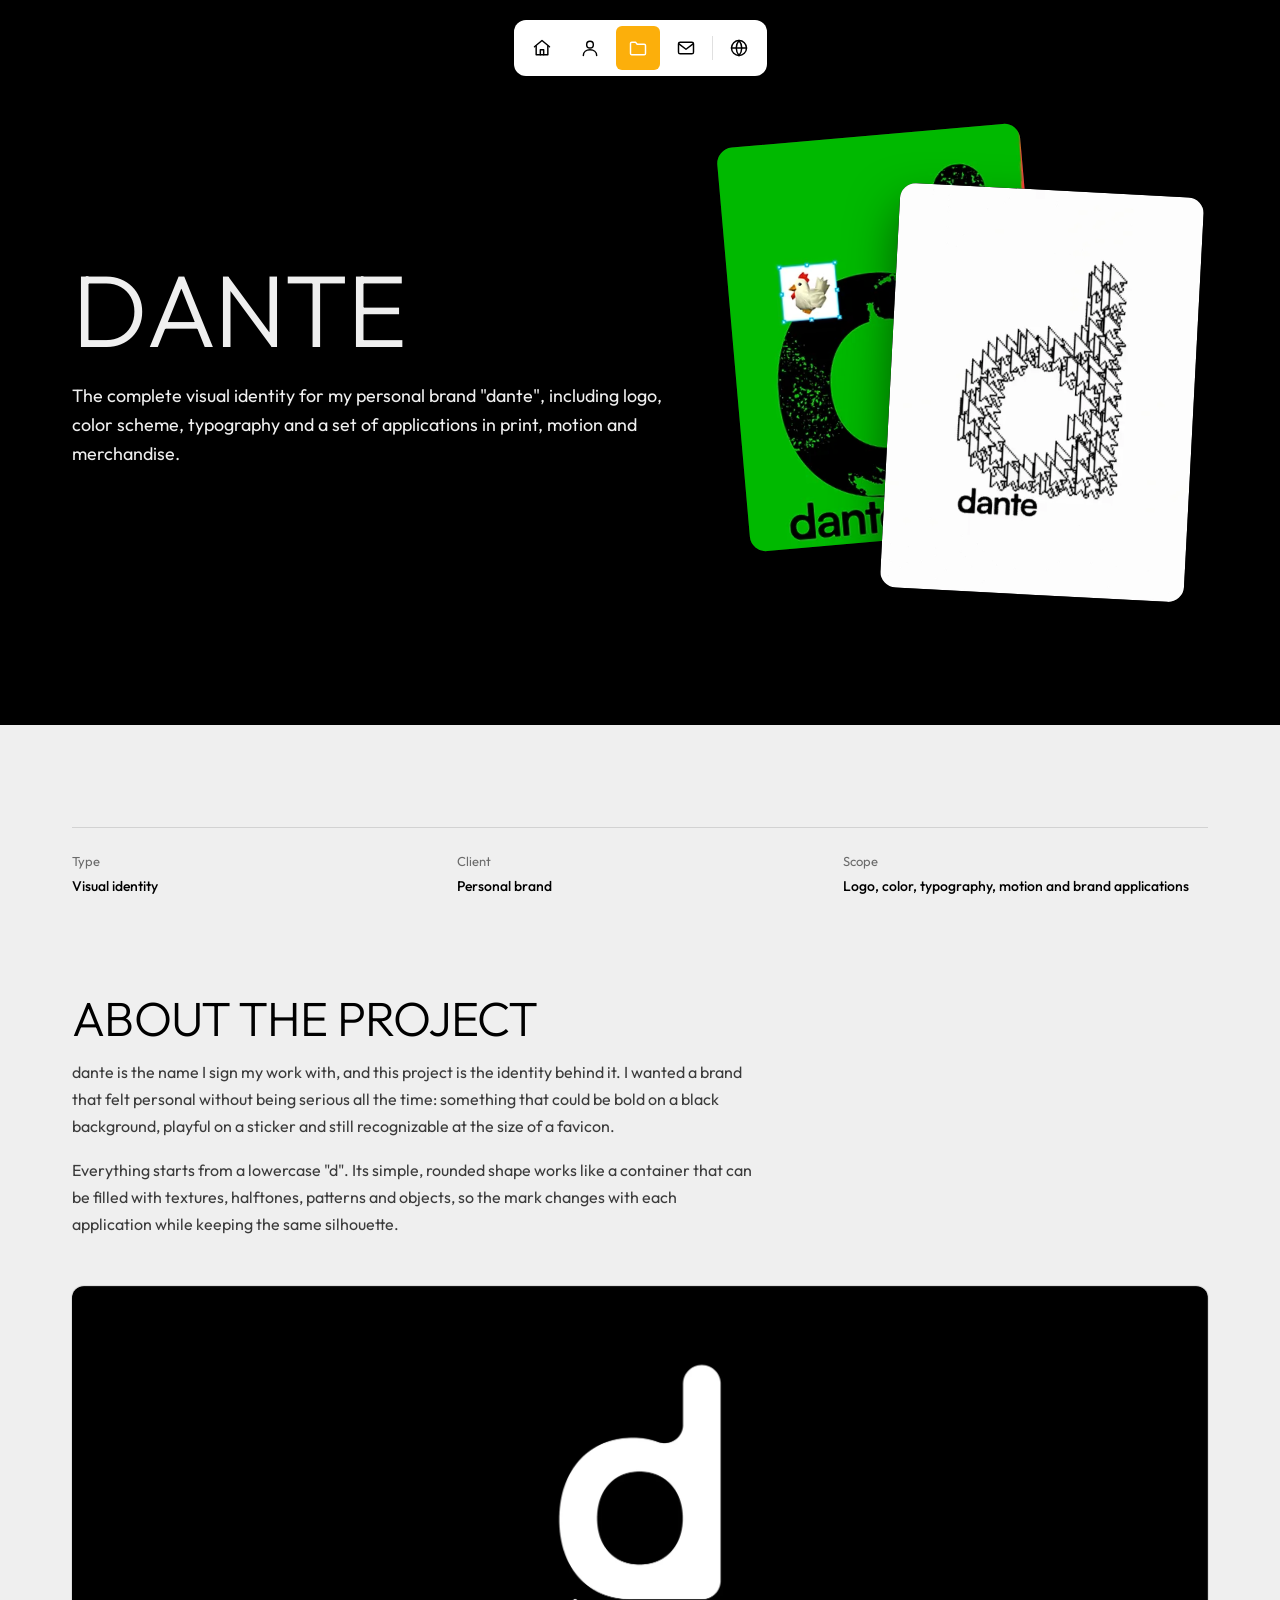
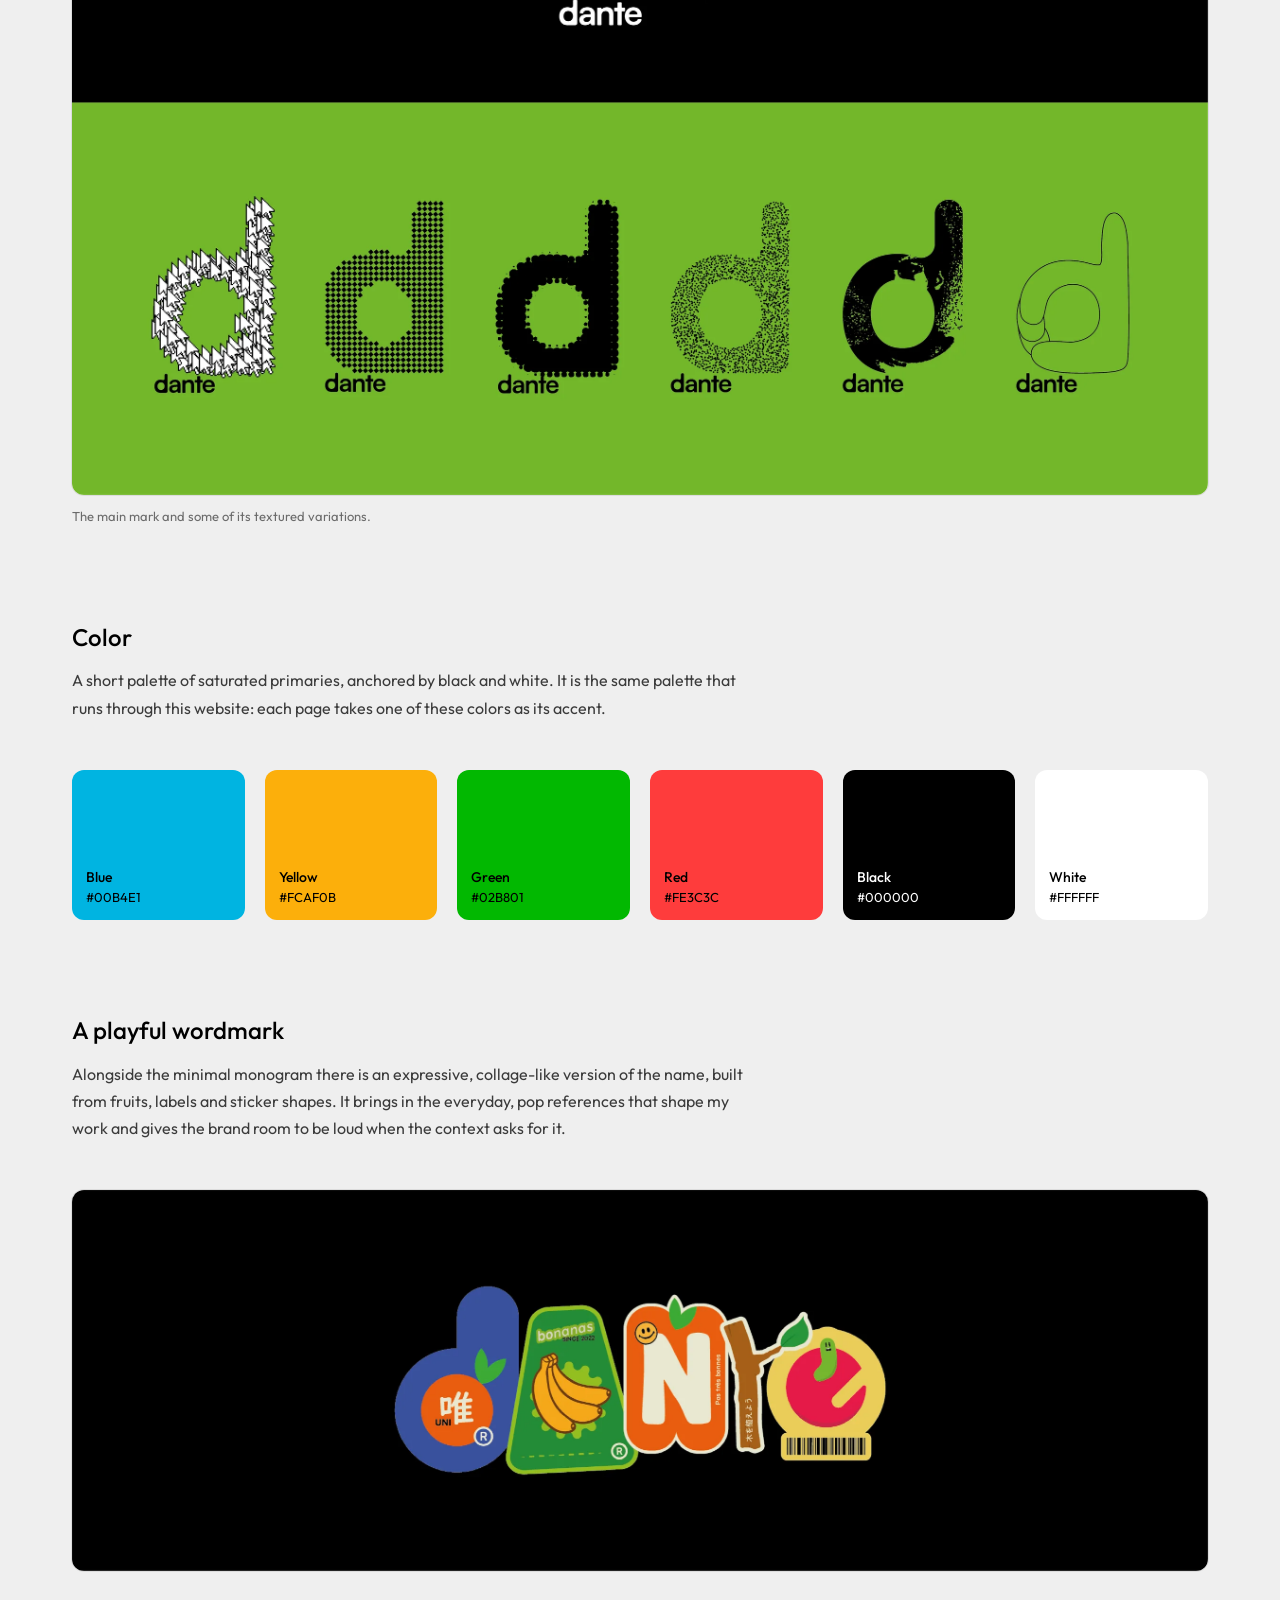
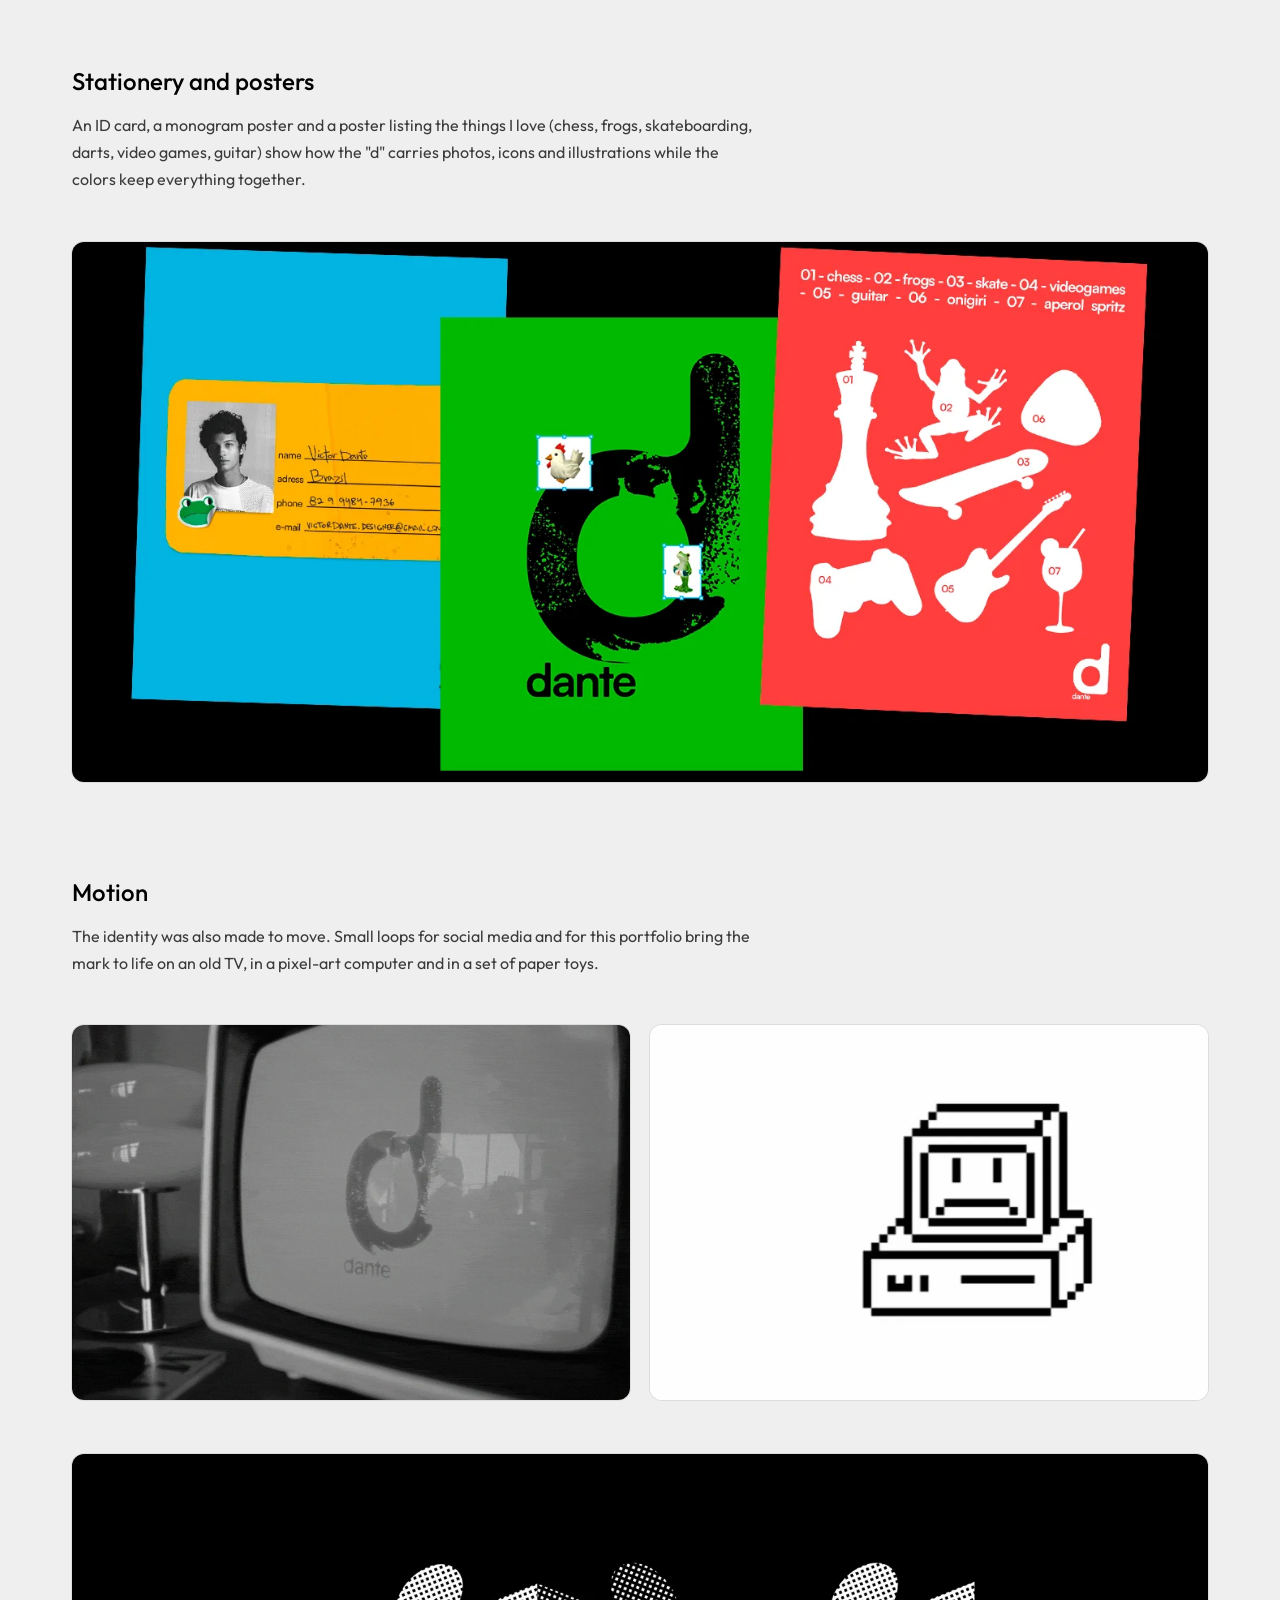
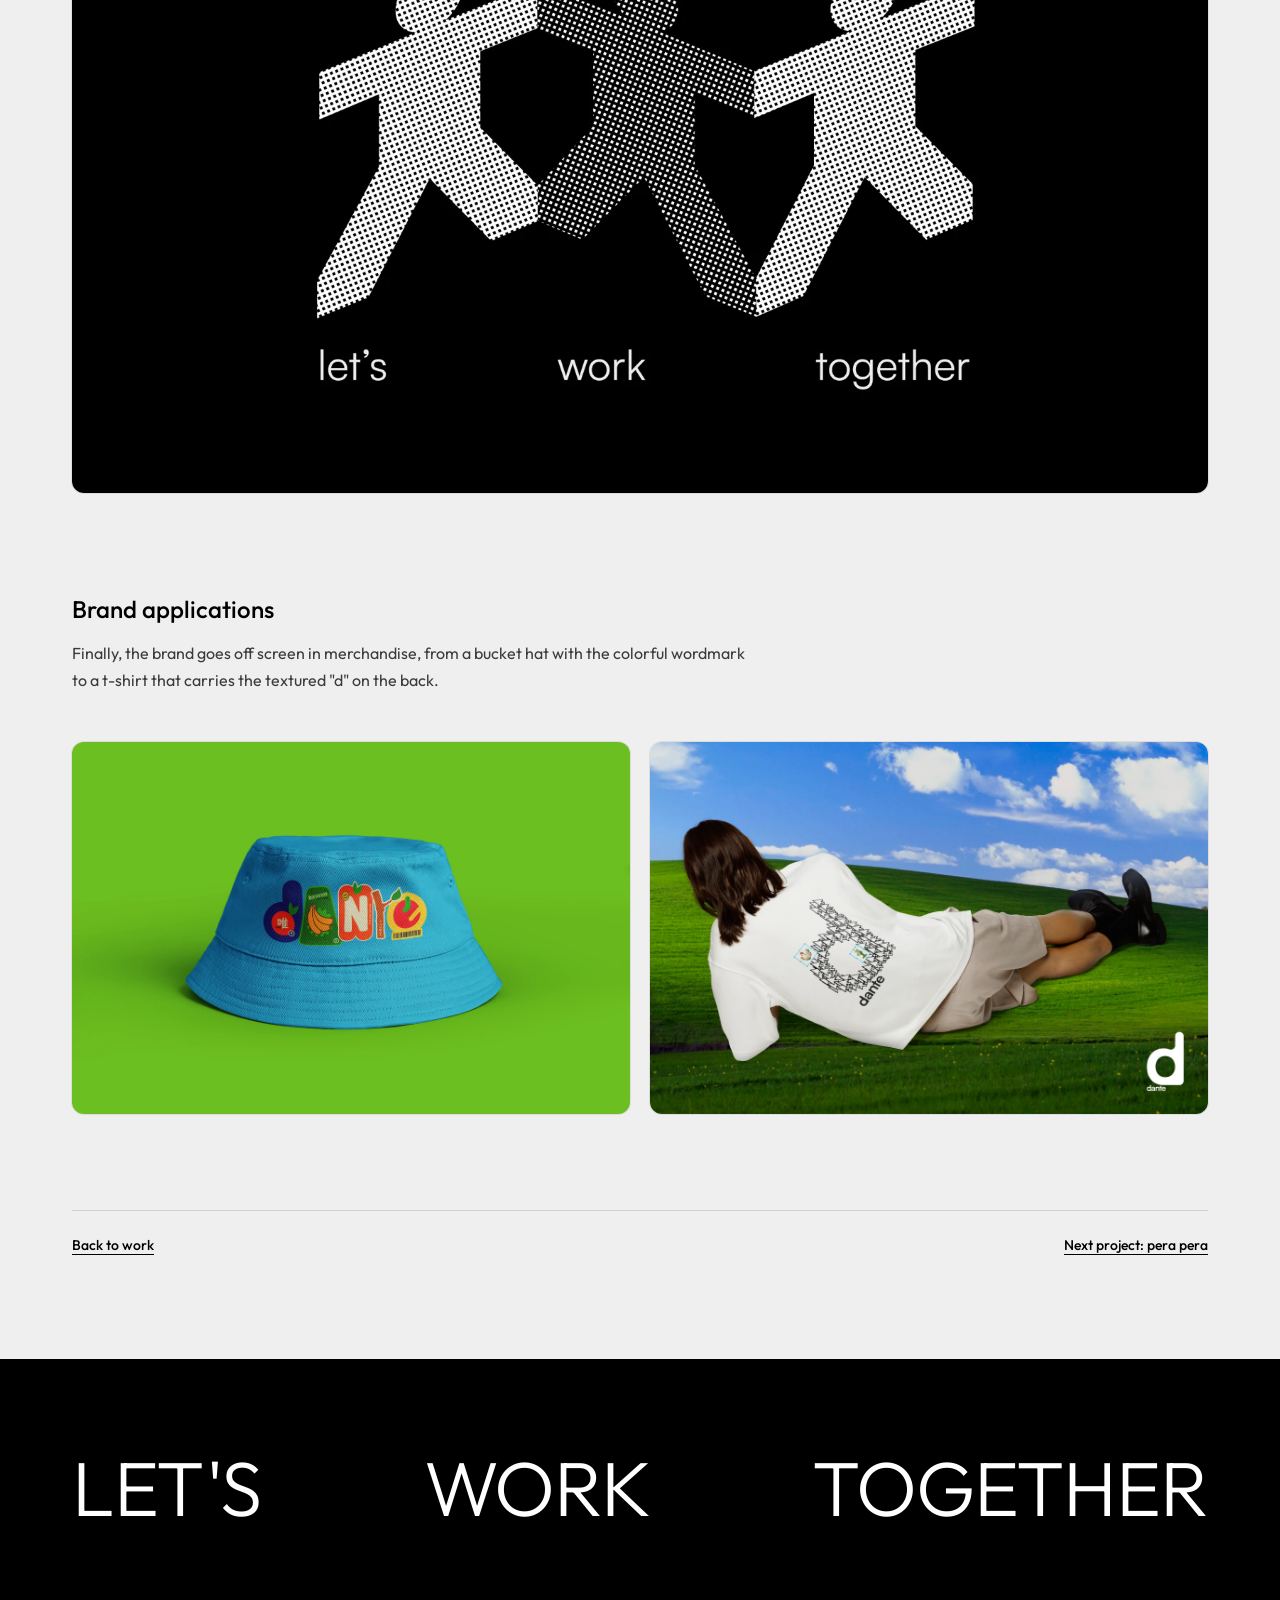
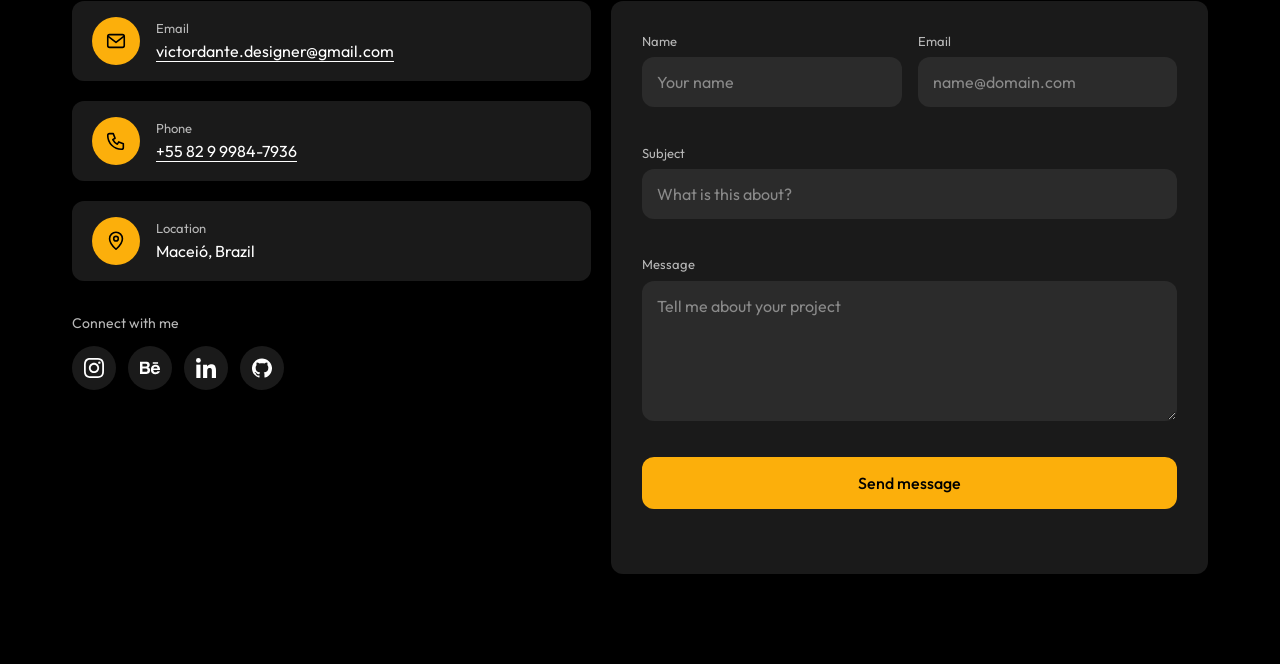
<file: projeto-dante.html>
<!DOCTYPE html>
<html lang="en">
<head>
  <meta charset="utf-8">
  <meta name="viewport" content="width=device-width, initial-scale=1">
  <title>dante: Personal Visual Identity | Victor Dante</title>
  <meta name="description" content="dante, the personal brand of Victor Dante: a lowercase d logo filled with textures and color, with palette, typography, motion and printed applications.">
  <link rel="canonical" href="https://victordante1.github.io/personalWebSite/projeto-dante.html">
  <meta name="robots" content="index, follow, max-image-preview:large, max-snippet:-1, max-video-preview:-1">
  <meta name="author" content="Victor Dante">
  <meta name="theme-color" content="#000000">

  <!-- Open Graph (WhatsApp, LinkedIn, Facebook) -->
  <meta property="og:type" content="article">
  <meta property="og:site_name" content="dante | Victor Dante">
  <meta property="og:locale" content="en_US">
  <meta property="og:locale:alternate" content="pt_BR">
  <meta property="og:title" content="dante: Personal Visual Identity | Victor Dante">
  <meta property="og:description" content="dante, the personal brand of Victor Dante: a lowercase d logo filled with textures and color, with palette, typography, motion and printed applications.">
  <meta property="og:url" content="https://victordante1.github.io/personalWebSite/projeto-dante.html">
  <meta property="og:image" content="https://victordante1.github.io/personalWebSite/img/og/og-dante.jpg">
  <meta property="og:image:type" content="image/jpeg">
  <meta property="og:image:width" content="1200">
  <meta property="og:image:height" content="630">
  <meta property="og:image:alt" content="dante logo spelled with fruit stickers on a black background">
  <meta property="article:author" content="https://victordante1.github.io/personalWebSite/sobre.html">

  <!-- Twitter / X -->
  <meta name="twitter:card" content="summary_large_image">
  <meta name="twitter:title" content="dante: Personal Visual Identity | Victor Dante">
  <meta name="twitter:description" content="dante, the personal brand of Victor Dante: a lowercase d logo filled with textures and color, with palette, typography, motion and printed applications.">
  <meta name="twitter:image" content="https://victordante1.github.io/personalWebSite/img/og/og-dante.jpg">
  <meta name="twitter:image:alt" content="dante logo spelled with fruit stickers on a black background">

  <!-- Ícones -->
  <link rel="icon" href="favicon.ico" sizes="48x48">
  <link rel="icon" type="image/png" sizes="32x32" href="img/icons/favicon-32.png">
  <link rel="icon" type="image/png" sizes="192x192" href="img/icons/favicon-192.png">
  <link rel="apple-touch-icon" href="img/icons/apple-touch-icon.png">
  <link rel="manifest" href="site.webmanifest">
  <link rel="sitemap" type="application/xml" href="sitemap.xml">
  <link rel="preconnect" href="https://fonts.googleapis.com">
  <link rel="preconnect" href="https://fonts.gstatic.com" crossorigin>
  <link href="https://fonts.googleapis.com/css2?family=Outfit:wght@300;400;500&display=swap" rel="stylesheet">
  <link rel="stylesheet" href="css/style.css">
  <script src="js/i18n.js"></script>
  <script src="js/main.js" defer></script>
  <script type="application/ld+json">
  {
    "@context": "https://schema.org",
    "@graph": [
      {
        "@type": "WebPage",
        "@id": "https://victordante1.github.io/personalWebSite/projeto-dante.html#webpage",
        "url": "https://victordante1.github.io/personalWebSite/projeto-dante.html",
        "name": "dante: Personal Visual Identity | Victor Dante",
        "description": "dante, the personal brand of Victor Dante: a lowercase d logo filled with textures and color, with palette, typography, motion and printed applications.",
        "isPartOf": {
          "@type": "WebSite",
          "@id": "https://victordante1.github.io/personalWebSite/#website",
          "url": "https://victordante1.github.io/personalWebSite/"
        },
        "breadcrumb": {
          "@id": "https://victordante1.github.io/personalWebSite/projeto-dante.html#breadcrumb"
        },
        "inLanguage": "en",
        "primaryImageOfPage": "https://victordante1.github.io/personalWebSite/img/og/og-dante.jpg",
        "dateModified": "2026-10-14"
      },
      {
        "@type": "BreadcrumbList",
        "@id": "https://victordante1.github.io/personalWebSite/projeto-dante.html#breadcrumb",
        "itemListElement": [
          {
            "@type": "ListItem",
            "position": 1,
            "name": "Home",
            "item": "https://victordante1.github.io/personalWebSite/"
          },
          {
            "@type": "ListItem",
            "position": 2,
            "name": "Work",
            "item": "https://victordante1.github.io/personalWebSite/projetos.html"
          },
          {
            "@type": "ListItem",
            "position": 3,
            "name": "dante visual identity",
            "item": "https://victordante1.github.io/personalWebSite/projeto-dante.html"
          }
        ]
      },
      {
        "@type": "CreativeWork",
        "@id": "https://victordante1.github.io/personalWebSite/projeto-dante.html#work",
        "name": "dante visual identity",
        "headline": "dante: Personal Visual Identity",
        "description": "dante, the personal brand of Victor Dante: a lowercase d logo filled with textures and color, with palette, typography, motion and printed applications.",
        "url": "https://victordante1.github.io/personalWebSite/projeto-dante.html",
        "image": "https://victordante1.github.io/personalWebSite/img/og/og-dante.jpg",
        "genre": "Visual identity",
        "about": "Personal branding",
        "keywords": "visual identity, personal branding, logo design, typography, motion",
        "inLanguage": "en",
        "creator": {
          "@type": "Person",
          "@id": "https://victordante1.github.io/personalWebSite/#person",
          "name": "Victor Dante",
          "url": "https://victordante1.github.io/personalWebSite/"
        },
        "mainEntityOfPage": {
          "@id": "https://victordante1.github.io/personalWebSite/projeto-dante.html#webpage"
        }
      }
    ]
  }
  </script>
</head>
<body data-page="project">
  <a class="skip-link" href="#main">Skip to content</a>
  <nav class="nav" data-nav aria-label="Main">
    <a class="nav__link nav__link--home" href="index.html" aria-label="Home" data-tooltip="Home">
      <svg viewBox="0 0 24 24" fill="none" stroke="currentColor" stroke-width="1.75" stroke-linecap="round" stroke-linejoin="round" aria-hidden="true">
        <path d="M3 10.5 12 3l9 7.5"/><path d="M5 9.5V20h14V9.5"/><path d="M10 20v-6h4v6"/>
      </svg>
    </a>
    <a class="nav__link nav__link--about" href="sobre.html" aria-label="About me" data-tooltip="About me">
      <svg viewBox="0 0 24 24" fill="none" stroke="currentColor" stroke-width="1.75" stroke-linecap="round" stroke-linejoin="round" aria-hidden="true">
        <circle cx="12" cy="8" r="4"/><path d="M4 21c0-4.4 3.6-7 8-7s8 2.6 8 7"/>
      </svg>
    </a>
    <a class="nav__link nav__link--work" href="projetos.html" aria-label="Work" data-tooltip="Work" aria-current="page">
      <svg viewBox="0 0 24 24" fill="none" stroke="currentColor" stroke-width="1.75" stroke-linecap="round" stroke-linejoin="round" aria-hidden="true">
        <path d="M3 6.5A1.5 1.5 0 0 1 4.5 5H9l2 2.5h8.5A1.5 1.5 0 0 1 21 9v9.5a1.5 1.5 0 0 1-1.5 1.5h-15A1.5 1.5 0 0 1 3 18.5z"/>
      </svg>
    </a>
    <a class="nav__link nav__link--contact" href="#contact" aria-label="Contact" data-tooltip="Contact">
      <svg viewBox="0 0 24 24" fill="none" stroke="currentColor" stroke-width="1.75" stroke-linecap="round" stroke-linejoin="round" aria-hidden="true">
        <rect x="3" y="5" width="18" height="14" rx="2"/><path d="m3.5 7 8.5 6.5L20.5 7"/>
      </svg>
    </a>
  </nav>

  <main id="main">
    <section class="hero hero--case" aria-labelledby="project-title">
      <div class="hero__inner">
        <div class="hero__text">
          <h1 class="display" id="project-title">dante</h1>
          <p class="lead">The complete visual identity for my personal brand "dante", including logo, color scheme, typography and a set of applications in print, motion and merchandise.</p>
        </div>
        <div class="hero__visual">
          <div class="card-stack">
            <div class="card-stack__card card-stack__card--back"><img src="img/dante/dante-04.webp" alt="" width="1400" height="666" decoding="async" style="object-position: 49% 50%; scale: 1.4"></div>
            <div class="card-stack__card card-stack__card--front"><video data-loop src="img/dante/dante-05.mp4" poster="img/dante/dante-05-poster.webp" width="1050" height="706" autoplay muted loop playsinline preload="metadata" aria-label="Animation of the dante d drawn with sketchy lines"></video></div>
          </div>
        </div>
      </div>
    </section>

    <section class="section">
      <article class="case">
          <dl class="case__facts">
            <div><dt>Type</dt><dd>Visual identity</dd></div>
            <div><dt>Client</dt><dd>Personal brand</dd></div>
            <div><dt>Scope</dt><dd>Logo, color, typography, motion and brand applications</dd></div>
          </dl>
          <div class="case__intro">
            <h2 class="h2">About the project</h2>
            <p class="prose">dante is the name I sign my work with, and this project is the identity behind it. I wanted a brand that felt personal without being serious all the time: something that could be bold on a black background, playful on a sticker and still recognizable at the size of a favicon.</p>
            <p class="prose">Everything starts from a lowercase "d". Its simple, rounded shape works like a container that can be filled with textures, halftones, patterns and objects, so the mark changes with each application while keeping the same silhouette.</p>
          </div>
          <figure class="case__media"><img src="img/dante/dante-02.webp" alt="The dante logo, a white lowercase d on black, above six versions of the d filled with different textures on a green background" width="2400" height="1709" loading="lazy" decoding="async"><figcaption>The main mark and some of its textured variations.</figcaption></figure>

          <div class="case__intro">
            <h3 class="case__subtitle">Color</h3>
            <p class="prose">A short palette of saturated primaries, anchored by black and white. It is the same palette that runs through this website: each page takes one of these colors as its accent.</p>
          </div>
          <ul class="swatches" aria-label="dante color palette">
            <li class="swatch" style="--sw: #00b4e1;"><strong>Blue</strong>#00B4E1</li>
            <li class="swatch" style="--sw: #fcaf0b;"><strong>Yellow</strong>#FCAF0B</li>
            <li class="swatch" style="--sw: #02b801;"><strong>Green</strong>#02B801</li>
            <li class="swatch" style="--sw: #fe3c3c;"><strong>Red</strong>#FE3C3C</li>
            <li class="swatch" style="--sw: #000000; --sw-ink: #ffffff;"><strong>Black</strong>#000000</li>
            <li class="swatch" style="--sw: #ffffff;"><strong>White</strong>#FFFFFF</li>
          </ul>

          <div class="case__intro">
            <h3 class="case__subtitle">A playful wordmark</h3>
            <p class="prose">Alongside the minimal monogram there is an expressive, collage-like version of the name, built from fruits, labels and sticker shapes. It brings in the everyday, pop references that shape my work and gives the brand room to be loud when the context asks for it.</p>
          </div>
          <figure class="case__media"><img src="img/dante/dante-01.webp" alt="Colorful collage wordmark spelling dante with fruits, labels and stickers on a black background" width="2400" height="805" loading="lazy" decoding="async"></figure>
          <div class="case__intro">
            <h3 class="case__subtitle">Stationery and posters</h3>
            <p class="prose">An ID card, a monogram poster and a poster listing the things I love (chess, frogs, skateboarding, darts, video games, guitar) show how the "d" carries photos, icons and illustrations while the colors keep everything together.</p>
          </div>
          <figure class="case__media"><img src="img/dante/dante-04.webp" alt="Blue ID card, green poster with the d monogram and red poster with white icons of hobbies" width="1400" height="666" loading="lazy" decoding="async"></figure>

          <div class="case__intro">
            <h3 class="case__subtitle">Motion</h3>
            <p class="prose">The identity was also made to move. Small loops for social media and for this portfolio bring the mark to life on an old TV, in a pixel-art computer and in a set of paper toys.</p>
          </div>
          <div class="case__gallery case__gallery--even">
            <figure class="case__media"><video data-loop src="img/dante/dante-06.mp4" poster="img/dante/dante-06-poster.webp" width="1574" height="1058" autoplay muted loop playsinline preload="metadata" aria-label="Animation of the dante d appearing on an old television screen"></video></figure>
            <figure class="case__media"><video data-loop src="img/dante/dante-07.mp4" poster="img/dante/dante-07-poster.webp" width="1050" height="706" autoplay muted loop playsinline preload="metadata" aria-label="Pixel-art animation of a smiling retro computer"></video></figure>
          </div>
          <figure class="case__media"><video data-loop src="img/dante/dante-03.mp4" poster="img/dante/dante-03-poster.webp" width="1600" height="900" autoplay muted loop playsinline preload="metadata" aria-label="Paper toy figures holding hands above the words let's work together"></video></figure>

          <div class="case__intro">
            <h3 class="case__subtitle">Brand applications</h3>
            <p class="prose">Finally, the brand goes off screen in merchandise, from a bucket hat with the colorful wordmark to a t-shirt that carries the textured "d" on the back.</p>
          </div>
          <div class="case__gallery case__gallery--even">
            <figure class="case__media"><img src="img/dante/dante-08.webp" alt="Blue bucket hat with the colorful dante wordmark on a green background" width="2400" height="1600" loading="lazy" decoding="async"></figure>
            <figure class="case__media"><img src="img/dante/dante-09.webp" alt="Person lying on a green field wearing a white t-shirt printed with the textured d" width="2400" height="1600" loading="lazy" decoding="async"></figure>
          </div>
          <nav class="case__nav" aria-label="Projects">
            <a class="link-more" href="projetos.html">Back to work</a>
            <a class="link-more" href="projeto-pera-pera.html">Next project: pera pera</a>
          </nav>
      </article>
    </section>
  </main>

  <footer class="contact" id="contact">
    <div class="contact__inner">
      <h2 class="contact__title"><span>Let's</span> <span>work</span> <span>together</span></h2>
      <div class="contact__grid">
        <div>
          <ul class="info-list">
            <li class="info"><span class="info__icon"><svg viewBox="0 0 24 24" fill="none" stroke="currentColor" stroke-width="1.75" stroke-linecap="round" stroke-linejoin="round" aria-hidden="true" ><rect x="3" y="5" width="18" height="14" rx="2"/><path d="m3.5 7 8.5 6.5L20.5 7"/></svg></span><div><span class="info__label">Email</span><a class="info__value" href="mailto:victordante.designer@gmail.com">victordante.designer@gmail.com</a></div></li>
            <li class="info"><span class="info__icon"><svg viewBox="0 0 24 24" fill="none" stroke="currentColor" stroke-width="1.75" stroke-linecap="round" stroke-linejoin="round" aria-hidden="true" ><path d="M5 4h4l2 5-2.5 1.5a11 11 0 0 0 5 5L15 13l5 2v4a2 2 0 0 1-2 2A15 15 0 0 1 3 6a2 2 0 0 1 2-2z"/></svg></span><div><span class="info__label">Phone</span><a class="info__value" href="tel:+5582999847936">+55 82 9 9984-7936</a></div></li>
            <li class="info"><span class="info__icon"><svg viewBox="0 0 24 24" fill="none" stroke="currentColor" stroke-width="1.75" stroke-linecap="round" stroke-linejoin="round" aria-hidden="true" ><path d="M12 21s7-6.2 7-11.5A7 7 0 0 0 5 9.5C5 14.8 12 21 12 21z"/><circle cx="12" cy="9.5" r="2.5"/></svg></span><div><span class="info__label">Location</span><span class="info__value">Maceió, Brazil</span></div></li>
          </ul>
          <div class="connect">
            <p class="connect__label">Connect with me</p>
            <ul class="social">
              <li><a href="https://www.instagram.com/dantegrid/" rel="me" aria-label="Instagram"><svg viewBox="0 0 368.28 368.27" fill="currentColor" aria-hidden="true" focusable="false"><g><g><path d="M236.04,368.21l-117.98.06c.05-.36-1.53-.61-2.18-.64l-10.37-.48c-12.93-.59-25.16-3.07-37.5-7.19-30.48-10.2-53.35-34.72-61.55-65.79-2.95-11.17-4.36-21.97-5.43-33.45l-.38-10.53c-.02-.6-.3-2.22-.65-2.14L.03,117.83c.96-3.77.58-7.89.99-12,1.07-10.64,2.45-20.59,5.06-30.97C14.49,41.52,39.73,15.64,72.84,6.31c12.51-3.53,24.91-5.2,38.01-5.6L134.36,0h101.29s22.09.7,22.09.7c69.26,2.23,107.66,40.56,109.82,109.81l.71,22.81v102.73s-.7,21.37-.7,21.37c-.55,16.49-3.21,32.18-9.07,47.41-10.46,27.2-31.8,46.98-59.55,55.77-13.36,4.23-26.75,5.6-40.81,6.66-7.52.57-14.92-.28-22.1.94ZM243.6,334.61c13.83.02,26.1-1.38,38.85-4.07,24.14-5.09,42.28-22.66,47.94-46.67,3.02-12.8,4.42-25.35,4.5-38.75l.46-74.8c.13-21.45-.09-42-1.24-63.34-1.56-29.08-11.48-54.65-39.69-65.58-19.58-7.59-43.35-8.68-64.78-8.69l-45.39-.03c-25.9-.02-51.09-.32-76.95.86-12.01.55-23.16,2.66-34.09,6.91-14.73,5.72-25.7,16.51-31.68,31.1-9.51,23.18-9.05,51.67-9.07,77.2l-.06,71.92c-.02,23.19-.59,49.16,7.27,70.49,7.45,20.21,24.2,34.5,45.3,39.05,13.16,2.83,25.91,4.25,39.69,4.27l118.95.15Z"/><path d="M278.94,183.92c0,52.24-42.35,94.58-94.58,94.58s-94.58-42.35-94.58-94.58,42.35-94.58,94.58-94.58,94.58,42.35,94.58,94.58ZM245.72,183.92c0-33.89-27.48-61.37-61.37-61.37s-61.37,27.48-61.37,61.37,27.48,61.37,61.37,61.37,61.37-27.48,61.37-61.37Z"/><circle cx="282.66" cy="85.62" r="22.1"/></g></g></svg></a></li>
              <li><a href="https://www.behance.net/victordante1" rel="me" aria-label="Behance"><svg viewBox="0 0 384 240.22" fill="currentColor" aria-hidden="true" focusable="false"><g><g><g><path d="M334.43,183.77l47.14-.03c-1.34,9.56-5.56,17.12-11.04,24.31-18.78,24.62-45.89,33.24-76.6,32.08-23.54-.89-45.93-9.78-62.74-26.31-23.06-22.68-24.76-65.7-17.59-96.01,6.69-28.29,27.64-49.85,55.69-57.56,19.36-5.32,39.8-4.75,59.02.83,16.82,4.88,30.13,14.9,40.04,29.1s14.29,30.32,15.32,47.61l.33,22.69h-127.8c.56,17.85,7.27,32.25,23.63,39.28,10.64,4.32,22.21,4.85,33.36,2.04,9.33-2.85,16.67-8.47,21.24-18.03ZM336.23,130.62c-.39-7.88-2.48-14.27-6-20.37-4.34-6.51-10.42-10.98-17.79-13.76-9.3-3.15-19.12-3.33-28.67-.84-16.1,4.49-24.03,18.79-26.46,34.99l78.92-.02Z"/><rect x="281.62" y="-25.12" width="29.25" height="101.72" transform="translate(270.38 321.97) rotate(-89.98)"/></g><path d="M0,234.23V0s116.89.32,116.89.32c12.29.01,23.7,2.15,34.79,6.45,29.05,11.25,40.01,40.32,33.64,70.11-4.02,15.84-13.12,24.63-27.31,31.9,18.3,6.19,31.08,20.39,34.95,38.94,3.53,16.93,1.65,34.21-6.56,49.34-9.63,17.77-25.65,30.08-45.5,34.01-10.78,2.13-21.04,3.24-32.26,3.25L0,234.23ZM138.44,56.94c-1.91-6.49-6.57-10.8-12.87-12.95-7.78-1.96-15.42-2.86-23.61-3.11h-54.66s0,51.67,0,51.67h59.91c7.07-.37,13.58-1.43,19.83-4.19,12.02-4.98,14.89-19.57,11.4-31.42ZM143.94,153.41c-1.48-8.8-7.29-15.21-15.38-18.65-6.17-2.13-12.34-3.04-19.12-3.48h-62.14s0,62.4,0,62.4h61.41c5.88-.36,11.22-1.1,16.7-2.62,16-5.46,21.23-21.61,18.53-37.65Z"/></g></g></svg></a></li>
              <li><a href="https://www.linkedin.com/in/victor-dante/" rel="me" aria-label="LinkedIn"><svg viewBox="0 0 287.3 287.18" fill="currentColor" aria-hidden="true" focusable="false"><g><g><path d="M223.42,159.26c-6.23-15.71-22.59-18.88-38.27-14.99-18.85,4.67-23.15,23.86-23.88,42.22l-.02,100.7h-59.6s0-191.73,0-191.73h57.01s.37,26.26.37,26.26c9.52-15.58,23.75-25.79,41.5-29.31,14.76-2.93,30.05-1.91,44.45,2.44,15.12,4.57,26.67,15.07,33.08,29.33,7.7,17.13,8.9,36.24,9.23,55.24v107.38s-59.59.01-59.59.01l-.03-102.23c-.46-8.93-1.03-17.19-4.25-25.32Z"/><g><rect x="4.74" y="95.43" width="59.59" height="191.73"/><circle cx="34.53" cy="34.53" r="34.53"/></g></g></g></svg></a></li>
              <li><a href="https://github.com/victordante1" aria-label="GitHub" rel="me"><svg viewBox="0 0 384 368.27" fill="currentColor" aria-hidden="true" focusable="false"><g><path d="M383.73,175.13l.27,26.89-.64,3.05c-2.16,22.03-7.69,43.14-17.25,63.14-22.85,47.84-64.88,84.02-115.42,99.65-2.65.82-6.65-.73-8.32-1.92-2.3-1.65-3.34-4.7-3.33-7.93l.16-53.24c.04-11.7-4.21-24.91-12.8-32.91,57.67-5.84,86.58-32.9,87.48-91.61.3-19.46-6.32-37.82-19.68-51.97,6.01-16.47,4.44-33.96-2.1-50.27-18.45-1.15-37.24,9.85-52.31,19.64-31.73-8.48-64.59-8.38-96.16,0-15.28-9.91-34.1-20.79-52.52-19.64-6.54,16.2-8.2,33.86-1.92,50.32-13.21,14.04-19.89,31.99-19.72,51.18.53,59.26,29.9,86.51,87.28,92.55-7.01,6.95-10.54,15.3-11.81,25.05-9.84,4.66-20.93,6.47-31.88,4.03-9.54-2.56-17.31-8.69-22.59-17.11s-11.94-16-21.55-19.67c-6.88-2.62-16.13-3.05-17.99.45-1.67,3.14,5.18,7.23,9.53,10.35,7.78,5.59,13.96,13.64,17.43,22.82,10.69,28.35,37.38,34.79,66.24,28.53l.28,32.22c.02,2.64-1.44,5.68-3.05,6.99-2.01,1.64-5.86,3.19-8.86,2.25-31.46-9.82-59.65-27.87-82.19-51.99C20.89,284.51,3.47,244.22,0,202.02l.28-26.86C8.27,75.32,92.25-.32,192.71,0c99.92.32,183.02,75.97,191.02,175.13Z"/></g></svg></a></li>
            </ul>
          </div>
        </div>
        <form class="form" data-contact-form data-email="victordante.designer@gmail.com" novalidate>
          <div class="form__row">
            <div class="field"><label for="f-name">Name</label><input id="f-name" name="name" type="text" autocomplete="name" placeholder="Your name" aria-describedby="e-name"><span class="field__error" id="e-name" data-error-for="name"></span></div>
            <div class="field"><label for="f-email">Email</label><input id="f-email" name="email" type="email" autocomplete="email" placeholder="name@domain.com" aria-describedby="e-email"><span class="field__error" id="e-email" data-error-for="email"></span></div>
          </div>
          <div class="field"><label for="f-subject">Subject</label><input id="f-subject" name="subject" type="text" placeholder="What is this about?" aria-describedby="e-subject"><span class="field__error" id="e-subject" data-error-for="subject"></span></div>
          <div class="field"><label for="f-message">Message</label><textarea id="f-message" name="message" placeholder="Tell me about your project" aria-describedby="e-message"></textarea><span class="field__error" id="e-message" data-error-for="message"></span></div>
          <button class="btn" type="submit">Send message</button>
          <p class="form__status" data-status role="status" aria-live="polite"></p>
        </form>
      </div>
    </div>
  </footer>
</body>
</html>
</file>
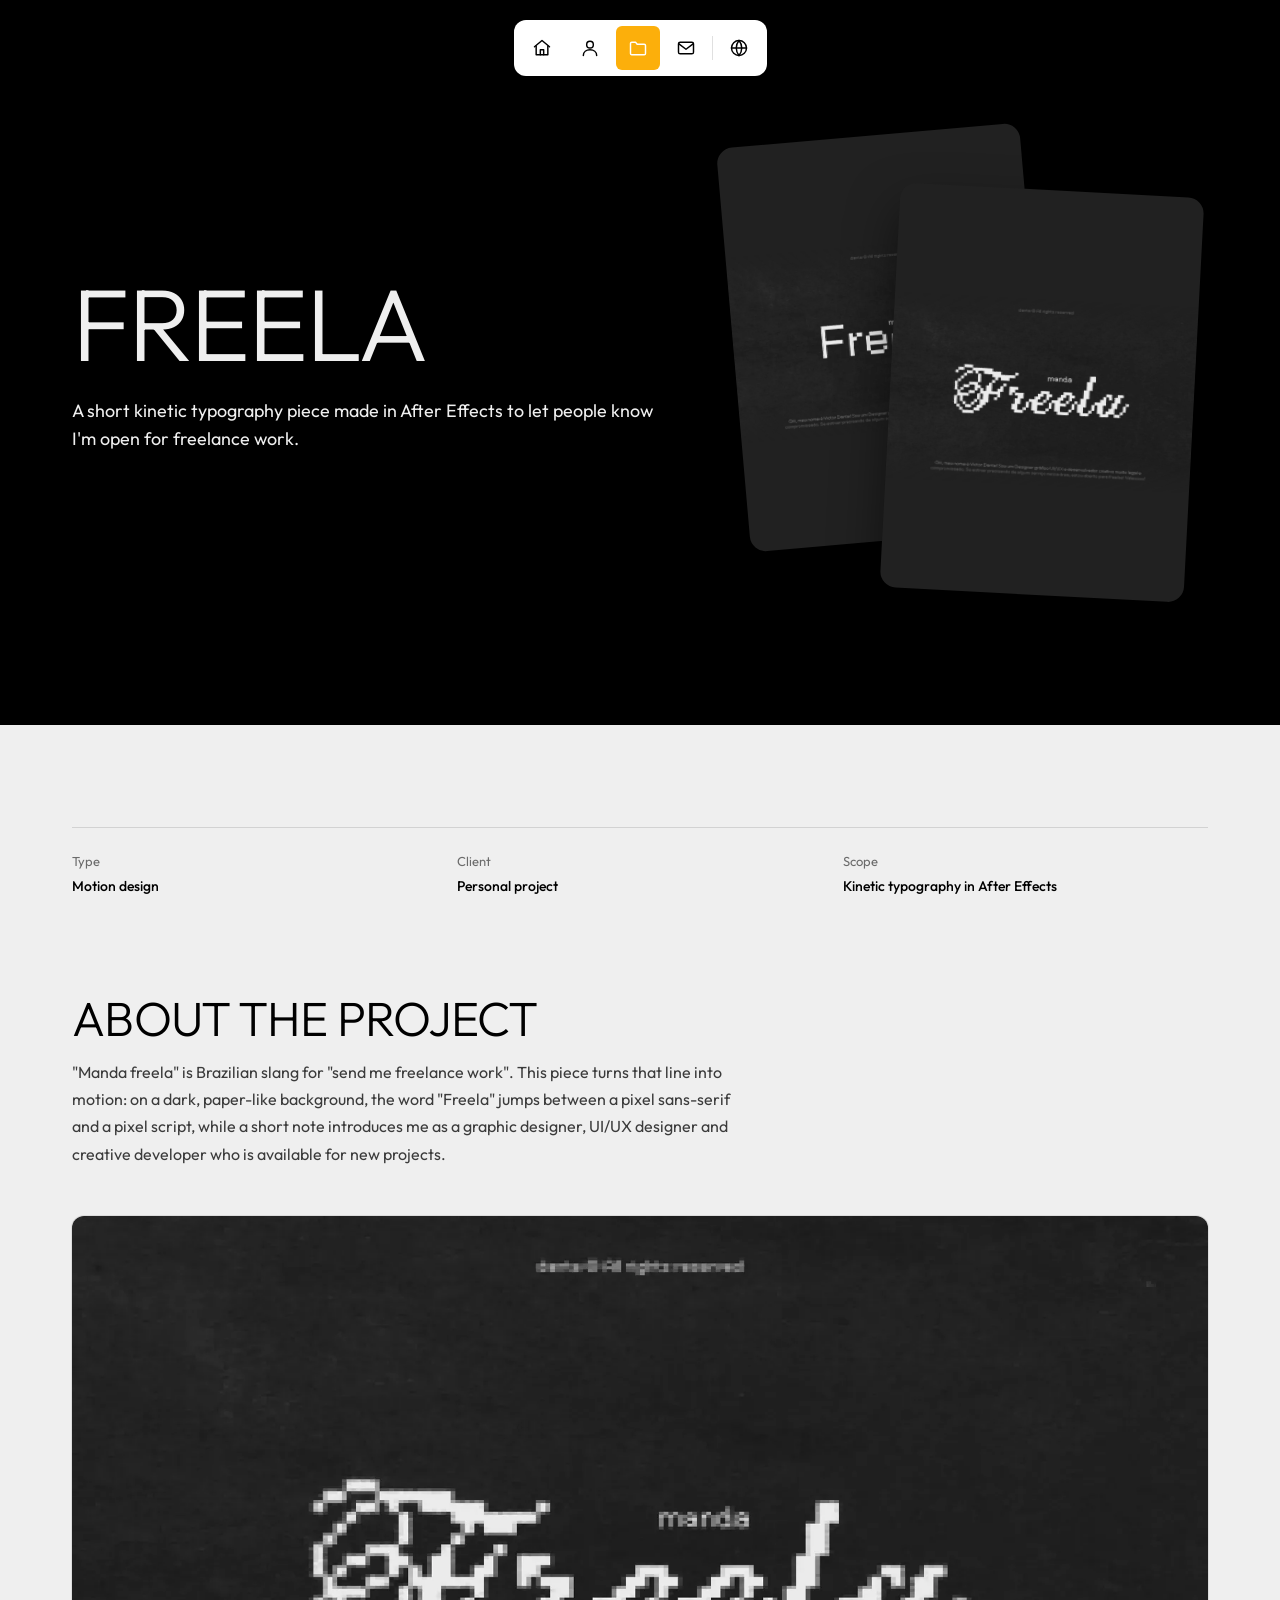
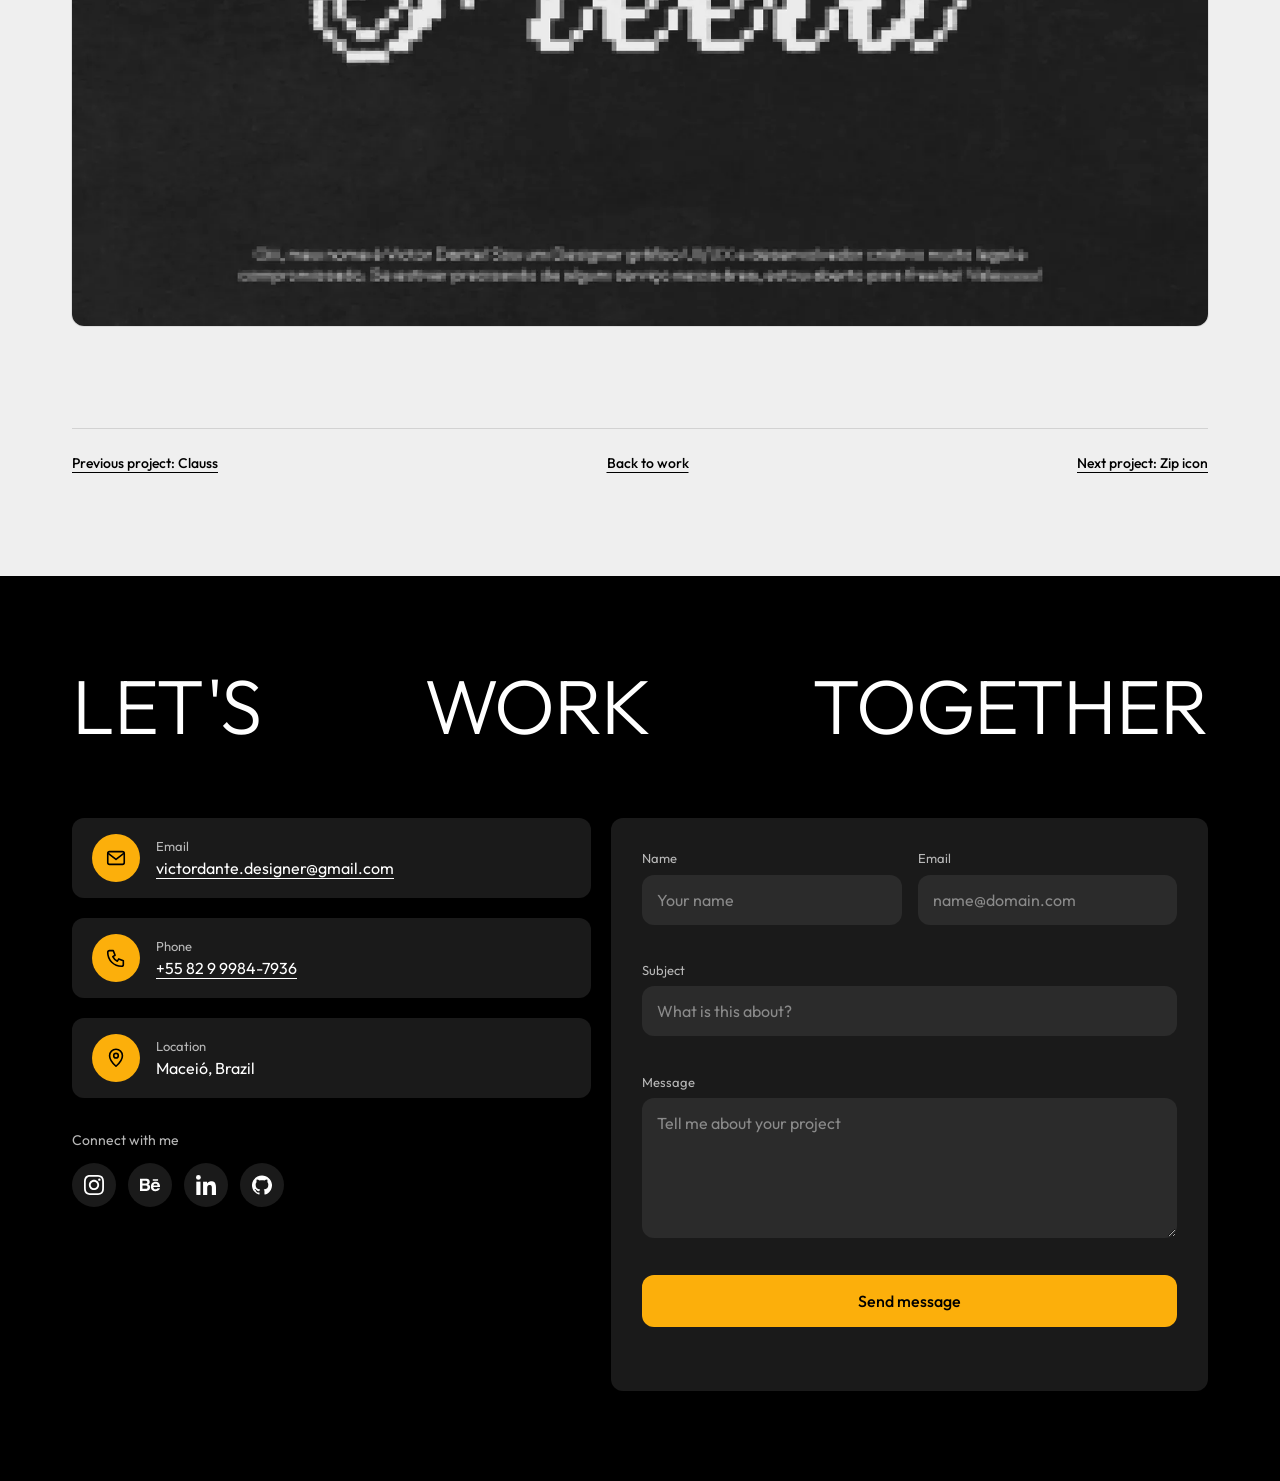
<file: projeto-freela.html>
<!DOCTYPE html>
<html lang="en">
<head>
  <meta charset="utf-8">
  <meta name="viewport" content="width=device-width, initial-scale=1">
  <title>Freela: Kinetic Typography in After Effects | Victor Dante</title>
  <meta name="description" content="Freela, a kinetic typography motion piece made in After Effects by Victor Dante: the word Freela switches typefaces to announce freelance availability.">
  <link rel="canonical" href="https://victordante1.github.io/personalWebSite/projeto-freela.html">
  <meta name="robots" content="index, follow, max-image-preview:large, max-snippet:-1, max-video-preview:-1">
  <meta name="author" content="Victor Dante">
  <meta name="theme-color" content="#000000">

  <!-- Open Graph (WhatsApp, LinkedIn, Facebook) -->
  <meta property="og:type" content="article">
  <meta property="og:site_name" content="dante | Victor Dante">
  <meta property="og:locale" content="en_US">
  <meta property="og:locale:alternate" content="pt_BR">
  <meta property="og:title" content="Freela: Kinetic Typography in After Effects | Victor Dante">
  <meta property="og:description" content="Freela, a kinetic typography motion piece made in After Effects by Victor Dante: the word Freela switches typefaces to announce freelance availability.">
  <meta property="og:url" content="https://victordante1.github.io/personalWebSite/projeto-freela.html">
  <meta property="og:image" content="https://victordante1.github.io/personalWebSite/img/og/og-freela.jpg">
  <meta property="og:image:type" content="image/jpeg">
  <meta property="og:image:width" content="1200">
  <meta property="og:image:height" content="630">
  <meta property="og:image:alt" content="The word Freela in a pixel script typeface on a dark background">
  <meta property="article:author" content="https://victordante1.github.io/personalWebSite/sobre.html">

  <!-- Twitter / X -->
  <meta name="twitter:card" content="summary_large_image">
  <meta name="twitter:title" content="Freela: Kinetic Typography in After Effects | Victor Dante">
  <meta name="twitter:description" content="Freela, a kinetic typography motion piece made in After Effects by Victor Dante: the word Freela switches typefaces to announce freelance availability.">
  <meta name="twitter:image" content="https://victordante1.github.io/personalWebSite/img/og/og-freela.jpg">
  <meta name="twitter:image:alt" content="The word Freela in a pixel script typeface on a dark background">

  <!-- Ícones -->
  <link rel="icon" href="favicon.ico" sizes="48x48">
  <link rel="icon" type="image/png" sizes="32x32" href="img/icons/favicon-32.png">
  <link rel="icon" type="image/png" sizes="192x192" href="img/icons/favicon-192.png">
  <link rel="apple-touch-icon" href="img/icons/apple-touch-icon.png">
  <link rel="manifest" href="site.webmanifest">
  <link rel="sitemap" type="application/xml" href="sitemap.xml">
  <link rel="preconnect" href="https://fonts.googleapis.com">
  <link rel="preconnect" href="https://fonts.gstatic.com" crossorigin>
  <link href="https://fonts.googleapis.com/css2?family=Outfit:wght@300;400;500&display=swap" rel="stylesheet">
  <link rel="stylesheet" href="css/style.css">
  <script src="js/i18n.js"></script>
  <script src="js/main.js" defer></script>
  <script type="application/ld+json">
  {
    "@context": "https://schema.org",
    "@graph": [
      {
        "@type": "WebPage",
        "@id": "https://victordante1.github.io/personalWebSite/projeto-freela.html#webpage",
        "url": "https://victordante1.github.io/personalWebSite/projeto-freela.html",
        "name": "Freela: Kinetic Typography in After Effects | Victor Dante",
        "description": "Freela, a kinetic typography motion piece made in After Effects by Victor Dante: the word Freela switches typefaces to announce freelance availability.",
        "isPartOf": {
          "@type": "WebSite",
          "@id": "https://victordante1.github.io/personalWebSite/#website",
          "url": "https://victordante1.github.io/personalWebSite/"
        },
        "breadcrumb": {
          "@id": "https://victordante1.github.io/personalWebSite/projeto-freela.html#breadcrumb"
        },
        "inLanguage": "en",
        "primaryImageOfPage": "https://victordante1.github.io/personalWebSite/img/og/og-freela.jpg",
        "dateModified": "2026-10-14"
      },
      {
        "@type": "BreadcrumbList",
        "@id": "https://victordante1.github.io/personalWebSite/projeto-freela.html#breadcrumb",
        "itemListElement": [
          {
            "@type": "ListItem",
            "position": 1,
            "name": "Home",
            "item": "https://victordante1.github.io/personalWebSite/"
          },
          {
            "@type": "ListItem",
            "position": 2,
            "name": "Work",
            "item": "https://victordante1.github.io/personalWebSite/projetos.html"
          },
          {
            "@type": "ListItem",
            "position": 3,
            "name": "Freela motion",
            "item": "https://victordante1.github.io/personalWebSite/projeto-freela.html"
          }
        ]
      },
      {
        "@type": "CreativeWork",
        "@id": "https://victordante1.github.io/personalWebSite/projeto-freela.html#work",
        "name": "Freela motion",
        "headline": "Freela: Kinetic Typography in After Effects",
        "description": "Freela, a kinetic typography motion piece made in After Effects by Victor Dante: the word Freela switches typefaces to announce freelance availability.",
        "url": "https://victordante1.github.io/personalWebSite/projeto-freela.html",
        "image": "https://victordante1.github.io/personalWebSite/img/og/og-freela.jpg",
        "genre": "Motion design",
        "about": "Kinetic typography",
        "keywords": "motion design, kinetic typography, After Effects, animation",
        "inLanguage": "en",
        "creator": {
          "@type": "Person",
          "@id": "https://victordante1.github.io/personalWebSite/#person",
          "name": "Victor Dante",
          "url": "https://victordante1.github.io/personalWebSite/"
        },
        "mainEntityOfPage": {
          "@id": "https://victordante1.github.io/personalWebSite/projeto-freela.html#webpage"
        },
        "video": {
          "@type": "VideoObject",
          "name": "Freela | Motion by Victor Dante",
          "description": "Freela, a kinetic typography motion piece made in After Effects by Victor Dante: the word Freela switches typefaces to announce freelance availability.",
          "contentUrl": "https://victordante1.github.io/personalWebSite/img/freela/freela-motion.mp4",
          "thumbnailUrl": "https://victordante1.github.io/personalWebSite/img/freela/freela-poster.webp",
          "uploadDate": "2026-10-13",
          "duration": "PT10S"
        }
      }
    ]
  }
  </script>
</head>
<body data-page="project">
  <a class="skip-link" href="#main">Skip to content</a>
  <nav class="nav" data-nav aria-label="Main">
    <a class="nav__link nav__link--home" href="index.html" aria-label="Home" data-tooltip="Home">
      <svg viewBox="0 0 24 24" fill="none" stroke="currentColor" stroke-width="1.75" stroke-linecap="round" stroke-linejoin="round" aria-hidden="true">
        <path d="M3 10.5 12 3l9 7.5"/><path d="M5 9.5V20h14V9.5"/><path d="M10 20v-6h4v6"/>
      </svg>
    </a>
    <a class="nav__link nav__link--about" href="sobre.html" aria-label="About me" data-tooltip="About me">
      <svg viewBox="0 0 24 24" fill="none" stroke="currentColor" stroke-width="1.75" stroke-linecap="round" stroke-linejoin="round" aria-hidden="true">
        <circle cx="12" cy="8" r="4"/><path d="M4 21c0-4.4 3.6-7 8-7s8 2.6 8 7"/>
      </svg>
    </a>
    <a class="nav__link nav__link--work" href="projetos.html" aria-label="Work" data-tooltip="Work" aria-current="page">
      <svg viewBox="0 0 24 24" fill="none" stroke="currentColor" stroke-width="1.75" stroke-linecap="round" stroke-linejoin="round" aria-hidden="true">
        <path d="M3 6.5A1.5 1.5 0 0 1 4.5 5H9l2 2.5h8.5A1.5 1.5 0 0 1 21 9v9.5a1.5 1.5 0 0 1-1.5 1.5h-15A1.5 1.5 0 0 1 3 18.5z"/>
      </svg>
    </a>
    <a class="nav__link nav__link--contact" href="#contact" aria-label="Contact" data-tooltip="Contact">
      <svg viewBox="0 0 24 24" fill="none" stroke="currentColor" stroke-width="1.75" stroke-linecap="round" stroke-linejoin="round" aria-hidden="true">
        <rect x="3" y="5" width="18" height="14" rx="2"/><path d="m3.5 7 8.5 6.5L20.5 7"/>
      </svg>
    </a>
  </nav>

  <main id="main">
    <section class="hero hero--case" aria-labelledby="project-title">
      <div class="hero__inner">
        <div class="hero__text">
          <h1 class="display" id="project-title">Freela</h1>
          <p class="lead">A short kinetic typography piece made in After Effects to let people know I'm open for freelance work.</p>
        </div>
        <div class="hero__visual">
          <div class="card-stack">
            <div class="card-stack__card card-stack__card--back card-stack__card--fade" style="background: #212121"><img src="img/freela/freela-01.webp" alt="" width="1000" height="626" decoding="async" style="object-fit: contain"></div>
            <div class="card-stack__card card-stack__card--front card-stack__card--fade" style="background: #212121"><video data-loop src="img/freela/freela-motion.mp4" poster="img/freela/freela-poster.webp" width="1600" height="1000" autoplay muted loop playsinline preload="metadata" style="object-fit: contain" aria-label="Animation of the word Freela switching between pixel and script typefaces"></video></div>
          </div>
        </div>
      </div>
    </section>

    <section class="section">
      <article class="case">
          <dl class="case__facts">
            <div><dt>Type</dt><dd>Motion design</dd></div>
            <div><dt>Client</dt><dd>Personal project</dd></div>
            <div><dt>Scope</dt><dd>Kinetic typography in After Effects</dd></div>
          </dl>
          <div class="case__intro">
            <h2 class="h2">About the project</h2>
            <p class="prose">"Manda freela" is Brazilian slang for "send me freelance work". This piece turns that line into motion: on a dark, paper-like background, the word "Freela" jumps between a pixel sans-serif and a pixel script, while a short note introduces me as a graphic designer, UI/UX designer and creative developer who is available for new projects.</p>
          </div>
          <figure class="case__media"><video data-loop src="img/freela/freela-motion.mp4" poster="img/freela/freela-poster.webp" width="1600" height="1000" autoplay muted loop playsinline preload="metadata" aria-label="Freela animation: the word Freela switching between pixel and script typefaces on a dark background"></video></figure>

          <nav class="case__nav" aria-label="Projects">
            <a class="link-more" href="projeto-clauss.html">Previous project: Clauss</a>
            <a class="link-more" href="projetos.html">Back to work</a>
            <a class="link-more" href="projeto-zip.html">Next project: Zip icon</a>
          </nav>
      </article>
    </section>
  </main>

  <footer class="contact" id="contact">
    <div class="contact__inner">
      <h2 class="contact__title"><span>Let's</span> <span>work</span> <span>together</span></h2>
      <div class="contact__grid">
        <div>
          <ul class="info-list">
            <li class="info"><span class="info__icon"><svg viewBox="0 0 24 24" fill="none" stroke="currentColor" stroke-width="1.75" stroke-linecap="round" stroke-linejoin="round" aria-hidden="true" ><rect x="3" y="5" width="18" height="14" rx="2"/><path d="m3.5 7 8.5 6.5L20.5 7"/></svg></span><div><span class="info__label">Email</span><a class="info__value" href="mailto:victordante.designer@gmail.com">victordante.designer@gmail.com</a></div></li>
            <li class="info"><span class="info__icon"><svg viewBox="0 0 24 24" fill="none" stroke="currentColor" stroke-width="1.75" stroke-linecap="round" stroke-linejoin="round" aria-hidden="true" ><path d="M5 4h4l2 5-2.5 1.5a11 11 0 0 0 5 5L15 13l5 2v4a2 2 0 0 1-2 2A15 15 0 0 1 3 6a2 2 0 0 1 2-2z"/></svg></span><div><span class="info__label">Phone</span><a class="info__value" href="tel:+5582999847936">+55 82 9 9984-7936</a></div></li>
            <li class="info"><span class="info__icon"><svg viewBox="0 0 24 24" fill="none" stroke="currentColor" stroke-width="1.75" stroke-linecap="round" stroke-linejoin="round" aria-hidden="true" ><path d="M12 21s7-6.2 7-11.5A7 7 0 0 0 5 9.5C5 14.8 12 21 12 21z"/><circle cx="12" cy="9.5" r="2.5"/></svg></span><div><span class="info__label">Location</span><span class="info__value">Maceió, Brazil</span></div></li>
          </ul>
          <div class="connect">
            <p class="connect__label">Connect with me</p>
            <ul class="social">
              <li><a href="https://www.instagram.com/dantegrid/" rel="me" aria-label="Instagram"><svg viewBox="0 0 368.28 368.27" fill="currentColor" aria-hidden="true" focusable="false"><g><g><path d="M236.04,368.21l-117.98.06c.05-.36-1.53-.61-2.18-.64l-10.37-.48c-12.93-.59-25.16-3.07-37.5-7.19-30.48-10.2-53.35-34.72-61.55-65.79-2.95-11.17-4.36-21.97-5.43-33.45l-.38-10.53c-.02-.6-.3-2.22-.65-2.14L.03,117.83c.96-3.77.58-7.89.99-12,1.07-10.64,2.45-20.59,5.06-30.97C14.49,41.52,39.73,15.64,72.84,6.31c12.51-3.53,24.91-5.2,38.01-5.6L134.36,0h101.29s22.09.7,22.09.7c69.26,2.23,107.66,40.56,109.82,109.81l.71,22.81v102.73s-.7,21.37-.7,21.37c-.55,16.49-3.21,32.18-9.07,47.41-10.46,27.2-31.8,46.98-59.55,55.77-13.36,4.23-26.75,5.6-40.81,6.66-7.52.57-14.92-.28-22.1.94ZM243.6,334.61c13.83.02,26.1-1.38,38.85-4.07,24.14-5.09,42.28-22.66,47.94-46.67,3.02-12.8,4.42-25.35,4.5-38.75l.46-74.8c.13-21.45-.09-42-1.24-63.34-1.56-29.08-11.48-54.65-39.69-65.58-19.58-7.59-43.35-8.68-64.78-8.69l-45.39-.03c-25.9-.02-51.09-.32-76.95.86-12.01.55-23.16,2.66-34.09,6.91-14.73,5.72-25.7,16.51-31.68,31.1-9.51,23.18-9.05,51.67-9.07,77.2l-.06,71.92c-.02,23.19-.59,49.16,7.27,70.49,7.45,20.21,24.2,34.5,45.3,39.05,13.16,2.83,25.91,4.25,39.69,4.27l118.95.15Z"/><path d="M278.94,183.92c0,52.24-42.35,94.58-94.58,94.58s-94.58-42.35-94.58-94.58,42.35-94.58,94.58-94.58,94.58,42.35,94.58,94.58ZM245.72,183.92c0-33.89-27.48-61.37-61.37-61.37s-61.37,27.48-61.37,61.37,27.48,61.37,61.37,61.37,61.37-27.48,61.37-61.37Z"/><circle cx="282.66" cy="85.62" r="22.1"/></g></g></svg></a></li>
              <li><a href="https://www.behance.net/victordante1" rel="me" aria-label="Behance"><svg viewBox="0 0 384 240.22" fill="currentColor" aria-hidden="true" focusable="false"><g><g><g><path d="M334.43,183.77l47.14-.03c-1.34,9.56-5.56,17.12-11.04,24.31-18.78,24.62-45.89,33.24-76.6,32.08-23.54-.89-45.93-9.78-62.74-26.31-23.06-22.68-24.76-65.7-17.59-96.01,6.69-28.29,27.64-49.85,55.69-57.56,19.36-5.32,39.8-4.75,59.02.83,16.82,4.88,30.13,14.9,40.04,29.1s14.29,30.32,15.32,47.61l.33,22.69h-127.8c.56,17.85,7.27,32.25,23.63,39.28,10.64,4.32,22.21,4.85,33.36,2.04,9.33-2.85,16.67-8.47,21.24-18.03ZM336.23,130.62c-.39-7.88-2.48-14.27-6-20.37-4.34-6.51-10.42-10.98-17.79-13.76-9.3-3.15-19.12-3.33-28.67-.84-16.1,4.49-24.03,18.79-26.46,34.99l78.92-.02Z"/><rect x="281.62" y="-25.12" width="29.25" height="101.72" transform="translate(270.38 321.97) rotate(-89.98)"/></g><path d="M0,234.23V0s116.89.32,116.89.32c12.29.01,23.7,2.15,34.79,6.45,29.05,11.25,40.01,40.32,33.64,70.11-4.02,15.84-13.12,24.63-27.31,31.9,18.3,6.19,31.08,20.39,34.95,38.94,3.53,16.93,1.65,34.21-6.56,49.34-9.63,17.77-25.65,30.08-45.5,34.01-10.78,2.13-21.04,3.24-32.26,3.25L0,234.23ZM138.44,56.94c-1.91-6.49-6.57-10.8-12.87-12.95-7.78-1.96-15.42-2.86-23.61-3.11h-54.66s0,51.67,0,51.67h59.91c7.07-.37,13.58-1.43,19.83-4.19,12.02-4.98,14.89-19.57,11.4-31.42ZM143.94,153.41c-1.48-8.8-7.29-15.21-15.38-18.65-6.17-2.13-12.34-3.04-19.12-3.48h-62.14s0,62.4,0,62.4h61.41c5.88-.36,11.22-1.1,16.7-2.62,16-5.46,21.23-21.61,18.53-37.65Z"/></g></g></svg></a></li>
              <li><a href="https://www.linkedin.com/in/victor-dante/" rel="me" aria-label="LinkedIn"><svg viewBox="0 0 287.3 287.18" fill="currentColor" aria-hidden="true" focusable="false"><g><g><path d="M223.42,159.26c-6.23-15.71-22.59-18.88-38.27-14.99-18.85,4.67-23.15,23.86-23.88,42.22l-.02,100.7h-59.6s0-191.73,0-191.73h57.01s.37,26.26.37,26.26c9.52-15.58,23.75-25.79,41.5-29.31,14.76-2.93,30.05-1.91,44.45,2.44,15.12,4.57,26.67,15.07,33.08,29.33,7.7,17.13,8.9,36.24,9.23,55.24v107.38s-59.59.01-59.59.01l-.03-102.23c-.46-8.93-1.03-17.19-4.25-25.32Z"/><g><rect x="4.74" y="95.43" width="59.59" height="191.73"/><circle cx="34.53" cy="34.53" r="34.53"/></g></g></g></svg></a></li>
              <li><a href="https://github.com/victordante1" aria-label="GitHub" rel="me"><svg viewBox="0 0 384 368.27" fill="currentColor" aria-hidden="true" focusable="false"><g><path d="M383.73,175.13l.27,26.89-.64,3.05c-2.16,22.03-7.69,43.14-17.25,63.14-22.85,47.84-64.88,84.02-115.42,99.65-2.65.82-6.65-.73-8.32-1.92-2.3-1.65-3.34-4.7-3.33-7.93l.16-53.24c.04-11.7-4.21-24.91-12.8-32.91,57.67-5.84,86.58-32.9,87.48-91.61.3-19.46-6.32-37.82-19.68-51.97,6.01-16.47,4.44-33.96-2.1-50.27-18.45-1.15-37.24,9.85-52.31,19.64-31.73-8.48-64.59-8.38-96.16,0-15.28-9.91-34.1-20.79-52.52-19.64-6.54,16.2-8.2,33.86-1.92,50.32-13.21,14.04-19.89,31.99-19.72,51.18.53,59.26,29.9,86.51,87.28,92.55-7.01,6.95-10.54,15.3-11.81,25.05-9.84,4.66-20.93,6.47-31.88,4.03-9.54-2.56-17.31-8.69-22.59-17.11s-11.94-16-21.55-19.67c-6.88-2.62-16.13-3.05-17.99.45-1.67,3.14,5.18,7.23,9.53,10.35,7.78,5.59,13.96,13.64,17.43,22.82,10.69,28.35,37.38,34.79,66.24,28.53l.28,32.22c.02,2.64-1.44,5.68-3.05,6.99-2.01,1.64-5.86,3.19-8.86,2.25-31.46-9.82-59.65-27.87-82.19-51.99C20.89,284.51,3.47,244.22,0,202.02l.28-26.86C8.27,75.32,92.25-.32,192.71,0c99.92.32,183.02,75.97,191.02,175.13Z"/></g></svg></a></li>
            </ul>
          </div>
        </div>
        <form class="form" data-contact-form data-email="victordante.designer@gmail.com" novalidate>
          <div class="form__row">
            <div class="field"><label for="f-name">Name</label><input id="f-name" name="name" type="text" autocomplete="name" placeholder="Your name" aria-describedby="e-name"><span class="field__error" id="e-name" data-error-for="name"></span></div>
            <div class="field"><label for="f-email">Email</label><input id="f-email" name="email" type="email" autocomplete="email" placeholder="name@domain.com" aria-describedby="e-email"><span class="field__error" id="e-email" data-error-for="email"></span></div>
          </div>
          <div class="field"><label for="f-subject">Subject</label><input id="f-subject" name="subject" type="text" placeholder="What is this about?" aria-describedby="e-subject"><span class="field__error" id="e-subject" data-error-for="subject"></span></div>
          <div class="field"><label for="f-message">Message</label><textarea id="f-message" name="message" placeholder="Tell me about your project" aria-describedby="e-message"></textarea><span class="field__error" id="e-message" data-error-for="message"></span></div>
          <button class="btn" type="submit">Send message</button>
          <p class="form__status" data-status role="status" aria-live="polite"></p>
        </form>
      </div>
    </div>
  </footer>
</body>
</html>
</file>
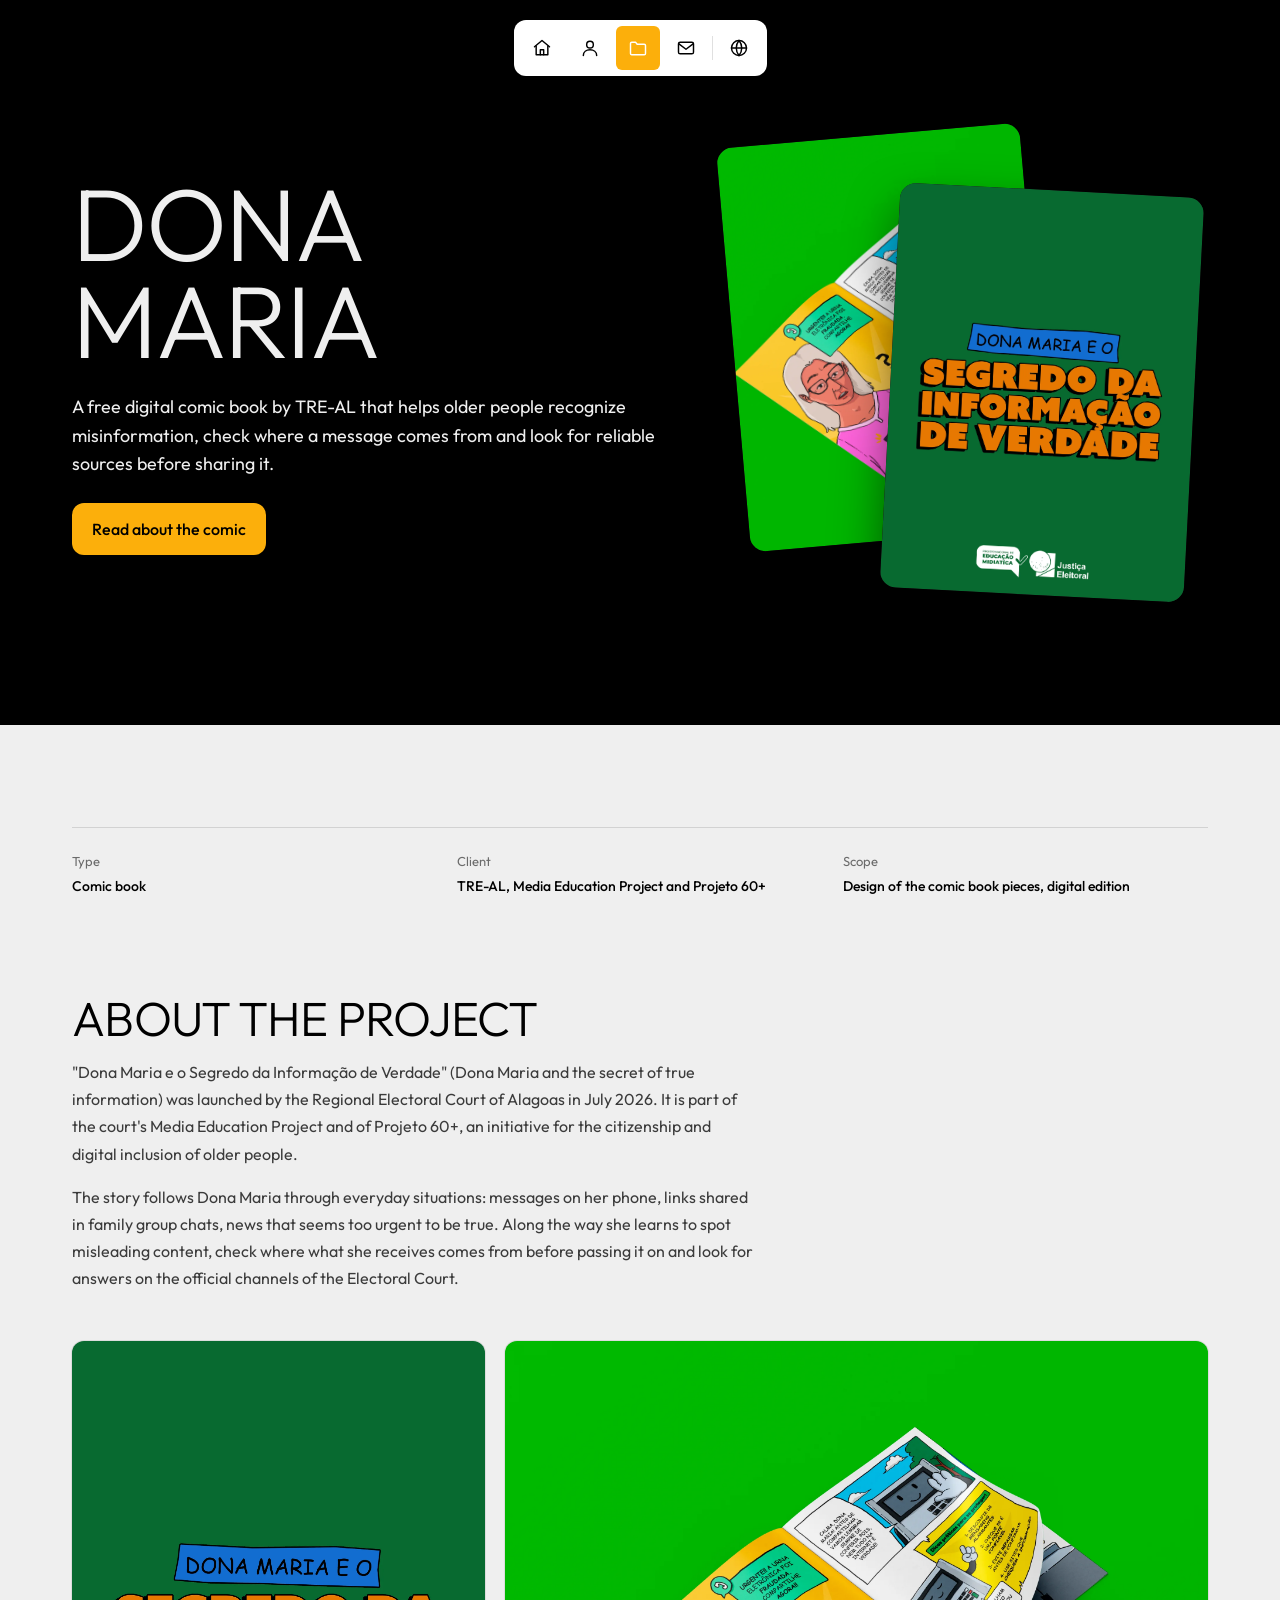
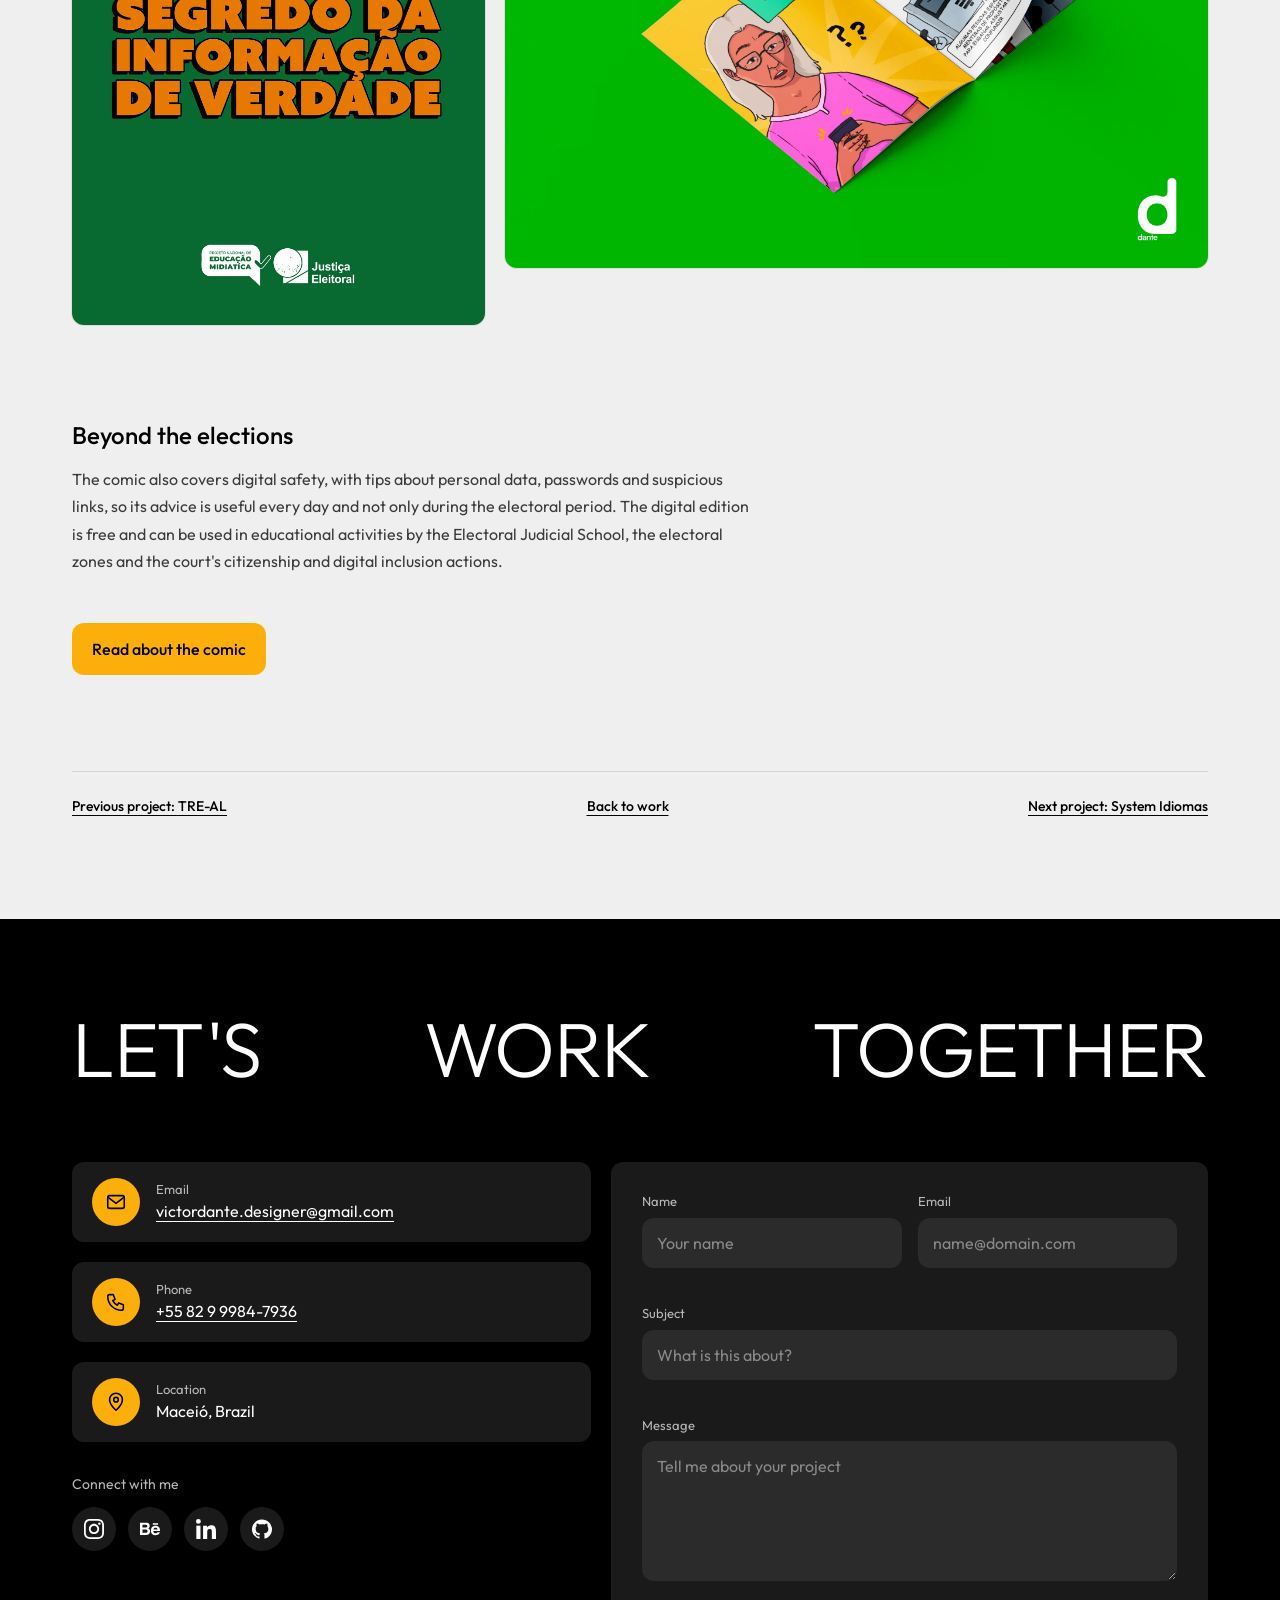
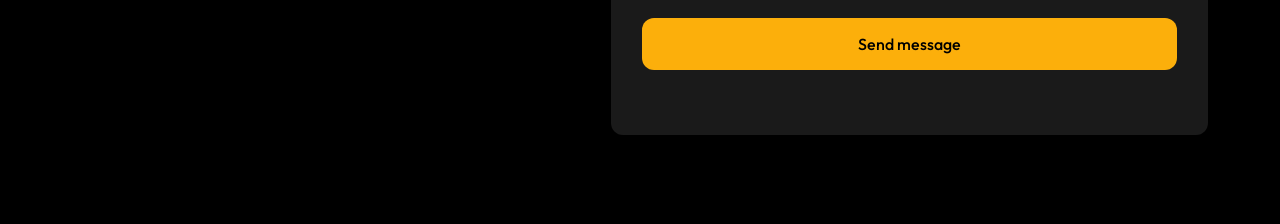
<file: projeto-hq-tre-al.html>
<!DOCTYPE html>
<html lang="en">
<head>
  <meta charset="utf-8">
  <meta name="viewport" content="width=device-width, initial-scale=1">
  <title>Dona Maria: Comic Book Against Fake News | Victor Dante</title>
  <meta name="description" content="Dona Maria e o Segredo da Informação de Verdade, a free digital comic book by TRE-AL that helps older people spot fake news. Design by Victor Dante.">
  <link rel="canonical" href="https://victordante1.github.io/personalWebSite/projeto-hq-tre-al.html">
  <meta name="robots" content="index, follow, max-image-preview:large, max-snippet:-1, max-video-preview:-1">
  <meta name="author" content="Victor Dante">
  <meta name="theme-color" content="#000000">

  <!-- Open Graph (WhatsApp, LinkedIn, Facebook) -->
  <meta property="og:type" content="article">
  <meta property="og:site_name" content="dante | Victor Dante">
  <meta property="og:locale" content="en_US">
  <meta property="og:locale:alternate" content="pt_BR">
  <meta property="og:title" content="Dona Maria: Comic Book Against Fake News | Victor Dante">
  <meta property="og:description" content="Dona Maria e o Segredo da Informação de Verdade, a free digital comic book by TRE-AL that helps older people spot fake news. Design by Victor Dante.">
  <meta property="og:url" content="https://victordante1.github.io/personalWebSite/projeto-hq-tre-al.html">
  <meta property="og:image" content="https://victordante1.github.io/personalWebSite/img/og/og-hq-tre-al.jpg">
  <meta property="og:image:type" content="image/jpeg">
  <meta property="og:image:width" content="1200">
  <meta property="og:image:height" content="630">
  <meta property="og:image:alt" content="Open Dona Maria comic book showing an older woman reading her phone">
  <meta property="article:author" content="https://victordante1.github.io/personalWebSite/sobre.html">

  <!-- Twitter / X -->
  <meta name="twitter:card" content="summary_large_image">
  <meta name="twitter:title" content="Dona Maria: Comic Book Against Fake News | Victor Dante">
  <meta name="twitter:description" content="Dona Maria e o Segredo da Informação de Verdade, a free digital comic book by TRE-AL that helps older people spot fake news. Design by Victor Dante.">
  <meta name="twitter:image" content="https://victordante1.github.io/personalWebSite/img/og/og-hq-tre-al.jpg">
  <meta name="twitter:image:alt" content="Open Dona Maria comic book showing an older woman reading her phone">

  <!-- Ícones -->
  <link rel="icon" href="favicon.ico" sizes="48x48">
  <link rel="icon" type="image/png" sizes="32x32" href="img/icons/favicon-32.png">
  <link rel="icon" type="image/png" sizes="192x192" href="img/icons/favicon-192.png">
  <link rel="apple-touch-icon" href="img/icons/apple-touch-icon.png">
  <link rel="manifest" href="site.webmanifest">
  <link rel="sitemap" type="application/xml" href="sitemap.xml">
  <link rel="preconnect" href="https://fonts.googleapis.com">
  <link rel="preconnect" href="https://fonts.gstatic.com" crossorigin>
  <link href="https://fonts.googleapis.com/css2?family=Outfit:wght@300;400;500&display=swap" rel="stylesheet">
  <link rel="stylesheet" href="css/style.css">
  <script src="js/i18n.js"></script>
  <script src="js/main.js" defer></script>
  <script type="application/ld+json">
  {
    "@context": "https://schema.org",
    "@graph": [
      {
        "@type": "WebPage",
        "@id": "https://victordante1.github.io/personalWebSite/projeto-hq-tre-al.html#webpage",
        "url": "https://victordante1.github.io/personalWebSite/projeto-hq-tre-al.html",
        "name": "Dona Maria: Comic Book Against Fake News | Victor Dante",
        "description": "Dona Maria e o Segredo da Informação de Verdade, a free digital comic book by TRE-AL that helps older people spot fake news. Design by Victor Dante.",
        "isPartOf": {
          "@type": "WebSite",
          "@id": "https://victordante1.github.io/personalWebSite/#website",
          "url": "https://victordante1.github.io/personalWebSite/"
        },
        "breadcrumb": {
          "@id": "https://victordante1.github.io/personalWebSite/projeto-hq-tre-al.html#breadcrumb"
        },
        "inLanguage": "en",
        "primaryImageOfPage": "https://victordante1.github.io/personalWebSite/img/og/og-hq-tre-al.jpg",
        "dateModified": "2026-10-14"
      },
      {
        "@type": "BreadcrumbList",
        "@id": "https://victordante1.github.io/personalWebSite/projeto-hq-tre-al.html#breadcrumb",
        "itemListElement": [
          {
            "@type": "ListItem",
            "position": 1,
            "name": "Home",
            "item": "https://victordante1.github.io/personalWebSite/"
          },
          {
            "@type": "ListItem",
            "position": 2,
            "name": "Work",
            "item": "https://victordante1.github.io/personalWebSite/projetos.html"
          },
          {
            "@type": "ListItem",
            "position": 3,
            "name": "Dona Maria comic book",
            "item": "https://victordante1.github.io/personalWebSite/projeto-hq-tre-al.html"
          }
        ]
      },
      {
        "@type": "CreativeWork",
        "@id": "https://victordante1.github.io/personalWebSite/projeto-hq-tre-al.html#work",
        "name": "Dona Maria comic book",
        "headline": "Dona Maria: Comic Book Against Fake News",
        "description": "Dona Maria e o Segredo da Informação de Verdade, a free digital comic book by TRE-AL that helps older people spot fake news. Design by Victor Dante.",
        "url": "https://victordante1.github.io/personalWebSite/projeto-hq-tre-al.html",
        "image": "https://victordante1.github.io/personalWebSite/img/og/og-hq-tre-al.jpg",
        "genre": "Comic book",
        "about": "Misinformation awareness",
        "keywords": "comic book, editorial design, illustration, fake news, TRE-AL",
        "inLanguage": "en",
        "creator": {
          "@type": "Person",
          "@id": "https://victordante1.github.io/personalWebSite/#person",
          "name": "Victor Dante",
          "url": "https://victordante1.github.io/personalWebSite/"
        },
        "mainEntityOfPage": {
          "@id": "https://victordante1.github.io/personalWebSite/projeto-hq-tre-al.html#webpage"
        }
      }
    ]
  }
  </script>
</head>
<body data-page="project">
  <a class="skip-link" href="#main">Skip to content</a>
  <nav class="nav" data-nav aria-label="Main">
    <a class="nav__link nav__link--home" href="index.html" aria-label="Home" data-tooltip="Home">
      <svg viewBox="0 0 24 24" fill="none" stroke="currentColor" stroke-width="1.75" stroke-linecap="round" stroke-linejoin="round" aria-hidden="true">
        <path d="M3 10.5 12 3l9 7.5"/><path d="M5 9.5V20h14V9.5"/><path d="M10 20v-6h4v6"/>
      </svg>
    </a>
    <a class="nav__link nav__link--about" href="sobre.html" aria-label="About me" data-tooltip="About me">
      <svg viewBox="0 0 24 24" fill="none" stroke="currentColor" stroke-width="1.75" stroke-linecap="round" stroke-linejoin="round" aria-hidden="true">
        <circle cx="12" cy="8" r="4"/><path d="M4 21c0-4.4 3.6-7 8-7s8 2.6 8 7"/>
      </svg>
    </a>
    <a class="nav__link nav__link--work" href="projetos.html" aria-label="Work" data-tooltip="Work" aria-current="page">
      <svg viewBox="0 0 24 24" fill="none" stroke="currentColor" stroke-width="1.75" stroke-linecap="round" stroke-linejoin="round" aria-hidden="true">
        <path d="M3 6.5A1.5 1.5 0 0 1 4.5 5H9l2 2.5h8.5A1.5 1.5 0 0 1 21 9v9.5a1.5 1.5 0 0 1-1.5 1.5h-15A1.5 1.5 0 0 1 3 18.5z"/>
      </svg>
    </a>
    <a class="nav__link nav__link--contact" href="#contact" aria-label="Contact" data-tooltip="Contact">
      <svg viewBox="0 0 24 24" fill="none" stroke="currentColor" stroke-width="1.75" stroke-linecap="round" stroke-linejoin="round" aria-hidden="true">
        <rect x="3" y="5" width="18" height="14" rx="2"/><path d="m3.5 7 8.5 6.5L20.5 7"/>
      </svg>
    </a>
  </nav>

  <main id="main">
    <section class="hero hero--case" aria-labelledby="project-title">
      <div class="hero__inner">
        <div class="hero__text">
          <h1 class="display" id="project-title">Dona Maria</h1>
          <p class="lead">A free digital comic book by TRE-AL that helps older people recognize misinformation, check where a message comes from and look for reliable sources before sharing it.</p>
          <!-- TODO: quando tiver o link direto da HQ no site do TRE-AL, troque o href e volte o texto para "Read the comic" -->
          <a class="btn btn--link" href="https://www.tse.jus.br/comunicacao/noticias/2026/Julho/justica-eleitoral-pelo-brasil-tre-al-lanca-hq-para-orientar-pessoas-idosas-sobre-desinformacao" target="_blank" rel="noopener">Read about the comic</a>
        </div>
        <div class="hero__visual">
          <div class="card-stack">
            <div class="card-stack__card card-stack__card--back"><img src="img/tre-al/tre-al-11.webp" alt="" width="2400" height="1800" decoding="async" style="object-position: 45% 50%"></div>
            <div class="card-stack__card card-stack__card--front"><img src="img/tre-al/tre-al-12.webp" alt="Comic book cover: Dona Maria e o Segredo da Informação de Verdade" width="1591" height="2251" decoding="async"></div>
          </div>
        </div>
      </div>
    </section>

    <section class="section">
      <article class="case">
          <dl class="case__facts">
            <div><dt>Type</dt><dd>Comic book</dd></div>
            <div><dt>Client</dt><dd>TRE-AL, Media Education Project and Projeto 60+</dd></div>
            <div><dt>Scope</dt><dd>Design of the comic book pieces, digital edition</dd></div>
          </dl>
          <div class="case__intro">
            <h2 class="h2">About the project</h2>
            <p class="prose">"Dona Maria e o Segredo da Informação de Verdade" (Dona Maria and the secret of true information) was launched by the Regional Electoral Court of Alagoas in July 2026. It is part of the court's Media Education Project and of Projeto 60+, an initiative for the citizenship and digital inclusion of older people.</p>
            <p class="prose">The story follows Dona Maria through everyday situations: messages on her phone, links shared in family group chats, news that seems too urgent to be true. Along the way she learns to spot misleading content, check where what she receives comes from before passing it on and look for answers on the official channels of the Electoral Court.</p>
          </div>
          <div class="case__gallery">
            <figure class="case__media"><img src="img/tre-al/tre-al-12.webp" alt="Comic book cover: Dona Maria e o Segredo da Informação de Verdade, in orange letters on dark green" width="1591" height="2251" loading="lazy" decoding="async"></figure>
            <figure class="case__media"><img src="img/tre-al/tre-al-11.webp" alt="Printed comic book open on a green background, showing Dona Maria confused while looking at her phone" width="2400" height="1800" loading="lazy" decoding="async"></figure>
          </div>

          <div class="case__intro">
            <h3 class="case__subtitle">Beyond the elections</h3>
            <p class="prose">The comic also covers digital safety, with tips about personal data, passwords and suspicious links, so its advice is useful every day and not only during the electoral period. The digital edition is free and can be used in educational activities by the Electoral Judicial School, the electoral zones and the court's citizenship and digital inclusion actions.</p>
          </div>
          <p>
            <!-- TODO: quando tiver o link direto da HQ no site do TRE-AL, troque o href e volte o texto para "Read the comic" -->
            <a class="btn btn--link" href="https://www.tse.jus.br/comunicacao/noticias/2026/Julho/justica-eleitoral-pelo-brasil-tre-al-lanca-hq-para-orientar-pessoas-idosas-sobre-desinformacao" target="_blank" rel="noopener">Read about the comic</a>
          </p>
          <nav class="case__nav" aria-label="Projects">
            <a class="link-more" href="projeto-tre-al.html">Previous project: TRE-AL</a>
            <a class="link-more" href="projetos.html">Back to work</a>
            <a class="link-more" href="projeto-system.html">Next project: System Idiomas</a>
          </nav>
      </article>
    </section>
  </main>

  <footer class="contact" id="contact">
    <div class="contact__inner">
      <h2 class="contact__title"><span>Let's</span> <span>work</span> <span>together</span></h2>
      <div class="contact__grid">
        <div>
          <ul class="info-list">
            <li class="info"><span class="info__icon"><svg viewBox="0 0 24 24" fill="none" stroke="currentColor" stroke-width="1.75" stroke-linecap="round" stroke-linejoin="round" aria-hidden="true" ><rect x="3" y="5" width="18" height="14" rx="2"/><path d="m3.5 7 8.5 6.5L20.5 7"/></svg></span><div><span class="info__label">Email</span><a class="info__value" href="mailto:victordante.designer@gmail.com">victordante.designer@gmail.com</a></div></li>
            <li class="info"><span class="info__icon"><svg viewBox="0 0 24 24" fill="none" stroke="currentColor" stroke-width="1.75" stroke-linecap="round" stroke-linejoin="round" aria-hidden="true" ><path d="M5 4h4l2 5-2.5 1.5a11 11 0 0 0 5 5L15 13l5 2v4a2 2 0 0 1-2 2A15 15 0 0 1 3 6a2 2 0 0 1 2-2z"/></svg></span><div><span class="info__label">Phone</span><a class="info__value" href="tel:+5582999847936">+55 82 9 9984-7936</a></div></li>
            <li class="info"><span class="info__icon"><svg viewBox="0 0 24 24" fill="none" stroke="currentColor" stroke-width="1.75" stroke-linecap="round" stroke-linejoin="round" aria-hidden="true" ><path d="M12 21s7-6.2 7-11.5A7 7 0 0 0 5 9.5C5 14.8 12 21 12 21z"/><circle cx="12" cy="9.5" r="2.5"/></svg></span><div><span class="info__label">Location</span><span class="info__value">Maceió, Brazil</span></div></li>
          </ul>
          <div class="connect">
            <p class="connect__label">Connect with me</p>
            <ul class="social">
              <li><a href="https://www.instagram.com/dantegrid/" rel="me" aria-label="Instagram"><svg viewBox="0 0 368.28 368.27" fill="currentColor" aria-hidden="true" focusable="false"><g><g><path d="M236.04,368.21l-117.98.06c.05-.36-1.53-.61-2.18-.64l-10.37-.48c-12.93-.59-25.16-3.07-37.5-7.19-30.48-10.2-53.35-34.72-61.55-65.79-2.95-11.17-4.36-21.97-5.43-33.45l-.38-10.53c-.02-.6-.3-2.22-.65-2.14L.03,117.83c.96-3.77.58-7.89.99-12,1.07-10.64,2.45-20.59,5.06-30.97C14.49,41.52,39.73,15.64,72.84,6.31c12.51-3.53,24.91-5.2,38.01-5.6L134.36,0h101.29s22.09.7,22.09.7c69.26,2.23,107.66,40.56,109.82,109.81l.71,22.81v102.73s-.7,21.37-.7,21.37c-.55,16.49-3.21,32.18-9.07,47.41-10.46,27.2-31.8,46.98-59.55,55.77-13.36,4.23-26.75,5.6-40.81,6.66-7.52.57-14.92-.28-22.1.94ZM243.6,334.61c13.83.02,26.1-1.38,38.85-4.07,24.14-5.09,42.28-22.66,47.94-46.67,3.02-12.8,4.42-25.35,4.5-38.75l.46-74.8c.13-21.45-.09-42-1.24-63.34-1.56-29.08-11.48-54.65-39.69-65.58-19.58-7.59-43.35-8.68-64.78-8.69l-45.39-.03c-25.9-.02-51.09-.32-76.95.86-12.01.55-23.16,2.66-34.09,6.91-14.73,5.72-25.7,16.51-31.68,31.1-9.51,23.18-9.05,51.67-9.07,77.2l-.06,71.92c-.02,23.19-.59,49.16,7.27,70.49,7.45,20.21,24.2,34.5,45.3,39.05,13.16,2.83,25.91,4.25,39.69,4.27l118.95.15Z"/><path d="M278.94,183.92c0,52.24-42.35,94.58-94.58,94.58s-94.58-42.35-94.58-94.58,42.35-94.58,94.58-94.58,94.58,42.35,94.58,94.58ZM245.72,183.92c0-33.89-27.48-61.37-61.37-61.37s-61.37,27.48-61.37,61.37,27.48,61.37,61.37,61.37,61.37-27.48,61.37-61.37Z"/><circle cx="282.66" cy="85.62" r="22.1"/></g></g></svg></a></li>
              <li><a href="https://www.behance.net/victordante1" rel="me" aria-label="Behance"><svg viewBox="0 0 384 240.22" fill="currentColor" aria-hidden="true" focusable="false"><g><g><g><path d="M334.43,183.77l47.14-.03c-1.34,9.56-5.56,17.12-11.04,24.31-18.78,24.62-45.89,33.24-76.6,32.08-23.54-.89-45.93-9.78-62.74-26.31-23.06-22.68-24.76-65.7-17.59-96.01,6.69-28.29,27.64-49.85,55.69-57.56,19.36-5.32,39.8-4.75,59.02.83,16.82,4.88,30.13,14.9,40.04,29.1s14.29,30.32,15.32,47.61l.33,22.69h-127.8c.56,17.85,7.27,32.25,23.63,39.28,10.64,4.32,22.21,4.85,33.36,2.04,9.33-2.85,16.67-8.47,21.24-18.03ZM336.23,130.62c-.39-7.88-2.48-14.27-6-20.37-4.34-6.51-10.42-10.98-17.79-13.76-9.3-3.15-19.12-3.33-28.67-.84-16.1,4.49-24.03,18.79-26.46,34.99l78.92-.02Z"/><rect x="281.62" y="-25.12" width="29.25" height="101.72" transform="translate(270.38 321.97) rotate(-89.98)"/></g><path d="M0,234.23V0s116.89.32,116.89.32c12.29.01,23.7,2.15,34.79,6.45,29.05,11.25,40.01,40.32,33.64,70.11-4.02,15.84-13.12,24.63-27.31,31.9,18.3,6.19,31.08,20.39,34.95,38.94,3.53,16.93,1.65,34.21-6.56,49.34-9.63,17.77-25.65,30.08-45.5,34.01-10.78,2.13-21.04,3.24-32.26,3.25L0,234.23ZM138.44,56.94c-1.91-6.49-6.57-10.8-12.87-12.95-7.78-1.96-15.42-2.86-23.61-3.11h-54.66s0,51.67,0,51.67h59.91c7.07-.37,13.58-1.43,19.83-4.19,12.02-4.98,14.89-19.57,11.4-31.42ZM143.94,153.41c-1.48-8.8-7.29-15.21-15.38-18.65-6.17-2.13-12.34-3.04-19.12-3.48h-62.14s0,62.4,0,62.4h61.41c5.88-.36,11.22-1.1,16.7-2.62,16-5.46,21.23-21.61,18.53-37.65Z"/></g></g></svg></a></li>
              <li><a href="https://www.linkedin.com/in/victor-dante/" rel="me" aria-label="LinkedIn"><svg viewBox="0 0 287.3 287.18" fill="currentColor" aria-hidden="true" focusable="false"><g><g><path d="M223.42,159.26c-6.23-15.71-22.59-18.88-38.27-14.99-18.85,4.67-23.15,23.86-23.88,42.22l-.02,100.7h-59.6s0-191.73,0-191.73h57.01s.37,26.26.37,26.26c9.52-15.58,23.75-25.79,41.5-29.31,14.76-2.93,30.05-1.91,44.45,2.44,15.12,4.57,26.67,15.07,33.08,29.33,7.7,17.13,8.9,36.24,9.23,55.24v107.38s-59.59.01-59.59.01l-.03-102.23c-.46-8.93-1.03-17.19-4.25-25.32Z"/><g><rect x="4.74" y="95.43" width="59.59" height="191.73"/><circle cx="34.53" cy="34.53" r="34.53"/></g></g></g></svg></a></li>
              <li><a href="https://github.com/victordante1" aria-label="GitHub" rel="me"><svg viewBox="0 0 384 368.27" fill="currentColor" aria-hidden="true" focusable="false"><g><path d="M383.73,175.13l.27,26.89-.64,3.05c-2.16,22.03-7.69,43.14-17.25,63.14-22.85,47.84-64.88,84.02-115.42,99.65-2.65.82-6.65-.73-8.32-1.92-2.3-1.65-3.34-4.7-3.33-7.93l.16-53.24c.04-11.7-4.21-24.91-12.8-32.91,57.67-5.84,86.58-32.9,87.48-91.61.3-19.46-6.32-37.82-19.68-51.97,6.01-16.47,4.44-33.96-2.1-50.27-18.45-1.15-37.24,9.85-52.31,19.64-31.73-8.48-64.59-8.38-96.16,0-15.28-9.91-34.1-20.79-52.52-19.64-6.54,16.2-8.2,33.86-1.92,50.32-13.21,14.04-19.89,31.99-19.72,51.18.53,59.26,29.9,86.51,87.28,92.55-7.01,6.95-10.54,15.3-11.81,25.05-9.84,4.66-20.93,6.47-31.88,4.03-9.54-2.56-17.31-8.69-22.59-17.11s-11.94-16-21.55-19.67c-6.88-2.62-16.13-3.05-17.99.45-1.67,3.14,5.18,7.23,9.53,10.35,7.78,5.59,13.96,13.64,17.43,22.82,10.69,28.35,37.38,34.79,66.24,28.53l.28,32.22c.02,2.64-1.44,5.68-3.05,6.99-2.01,1.64-5.86,3.19-8.86,2.25-31.46-9.82-59.65-27.87-82.19-51.99C20.89,284.51,3.47,244.22,0,202.02l.28-26.86C8.27,75.32,92.25-.32,192.71,0c99.92.32,183.02,75.97,191.02,175.13Z"/></g></svg></a></li>
            </ul>
          </div>
        </div>
        <form class="form" data-contact-form data-email="victordante.designer@gmail.com" novalidate>
          <div class="form__row">
            <div class="field"><label for="f-name">Name</label><input id="f-name" name="name" type="text" autocomplete="name" placeholder="Your name" aria-describedby="e-name"><span class="field__error" id="e-name" data-error-for="name"></span></div>
            <div class="field"><label for="f-email">Email</label><input id="f-email" name="email" type="email" autocomplete="email" placeholder="name@domain.com" aria-describedby="e-email"><span class="field__error" id="e-email" data-error-for="email"></span></div>
          </div>
          <div class="field"><label for="f-subject">Subject</label><input id="f-subject" name="subject" type="text" placeholder="What is this about?" aria-describedby="e-subject"><span class="field__error" id="e-subject" data-error-for="subject"></span></div>
          <div class="field"><label for="f-message">Message</label><textarea id="f-message" name="message" placeholder="Tell me about your project" aria-describedby="e-message"></textarea><span class="field__error" id="e-message" data-error-for="message"></span></div>
          <button class="btn" type="submit">Send message</button>
          <p class="form__status" data-status role="status" aria-live="polite"></p>
        </form>
      </div>
    </div>
  </footer>
</body>
</html>
</file>
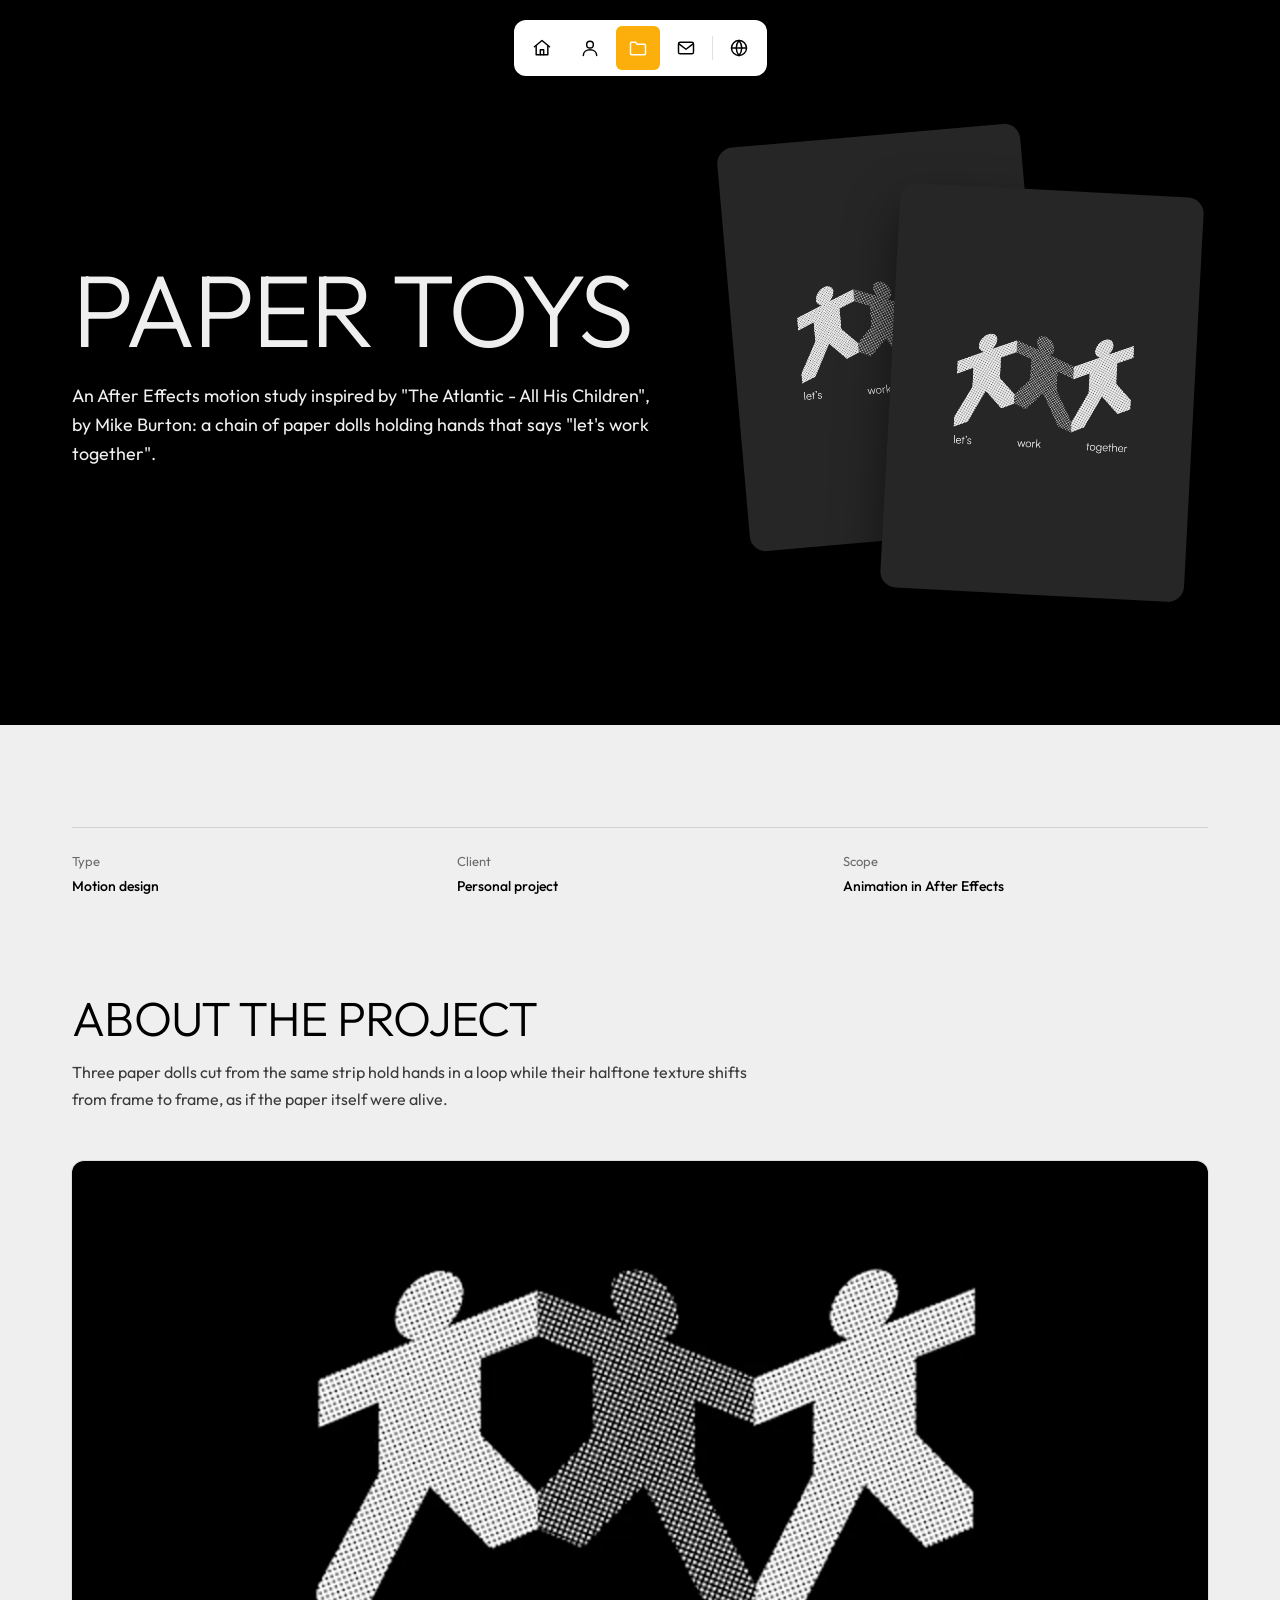
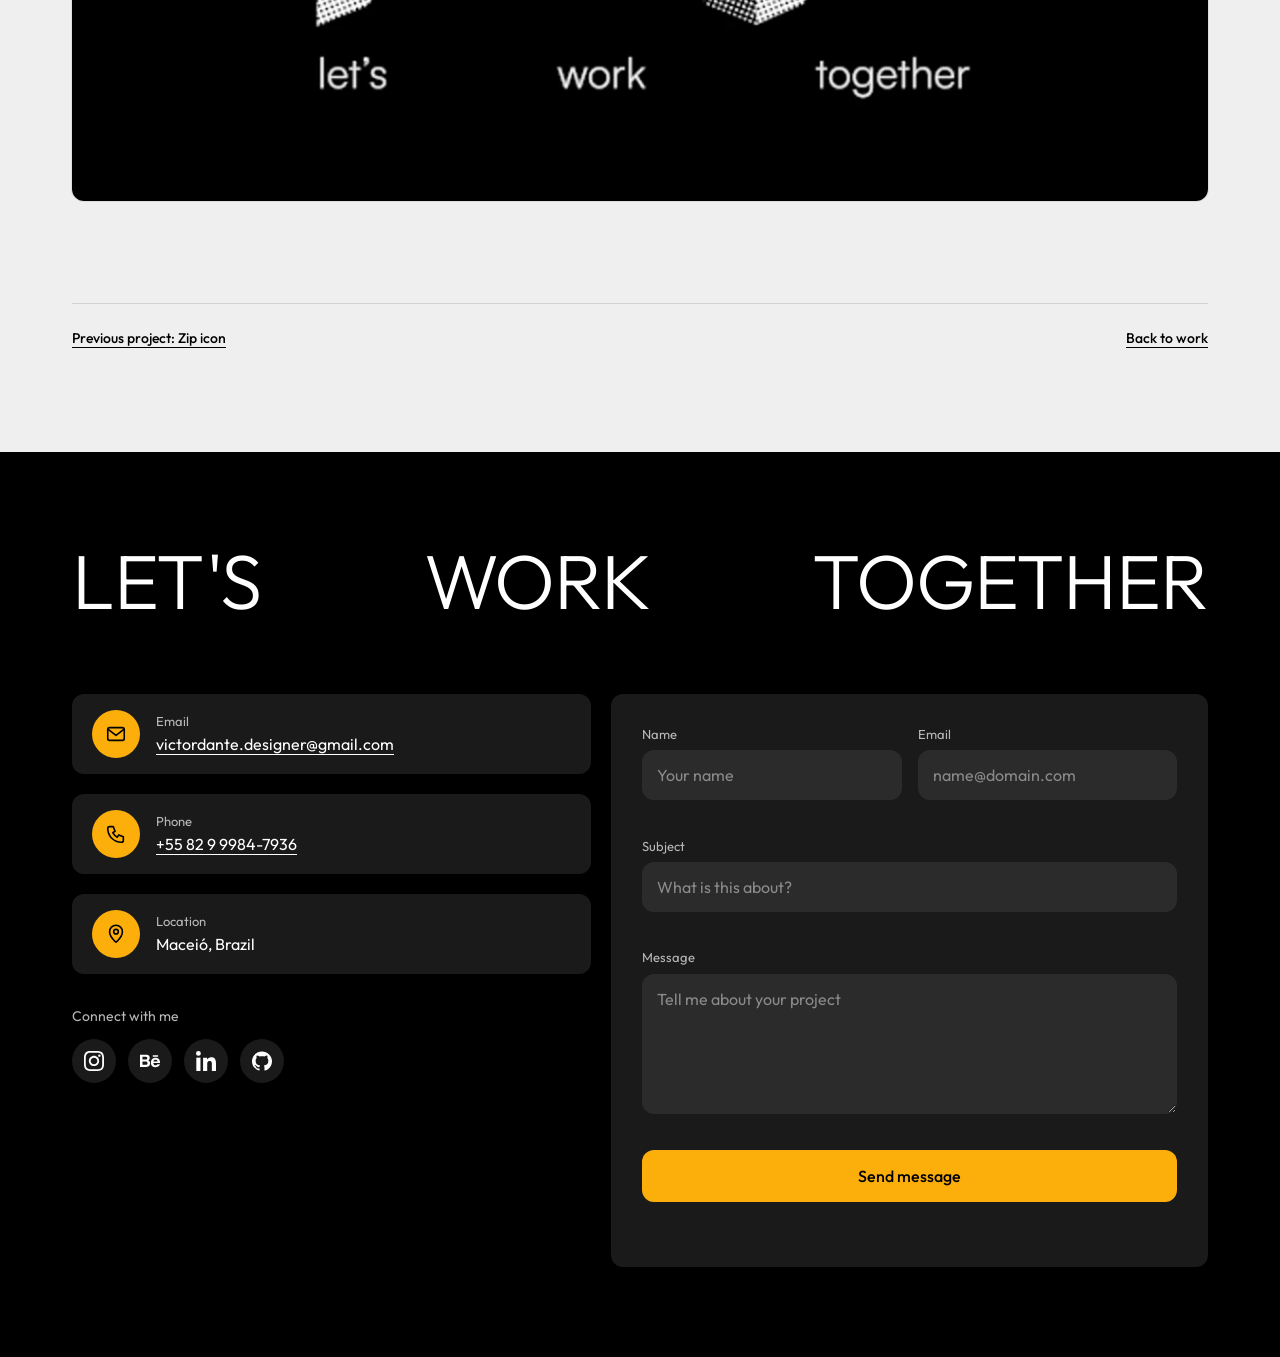
<file: projeto-paper-toys.html>
<!DOCTYPE html>
<html lang="en">
<head>
  <meta charset="utf-8">
  <meta name="viewport" content="width=device-width, initial-scale=1">
  <title>Paper Toys: After Effects Motion Study | Victor Dante</title>
  <meta name="description" content="Paper Toys, an After Effects motion study by Victor Dante: a chain of halftone paper dolls holding hands, inspired by All His Children, by Mike Burton.">
  <link rel="canonical" href="https://victordante1.github.io/personalWebSite/projeto-paper-toys.html">
  <meta name="robots" content="index, follow, max-image-preview:large, max-snippet:-1, max-video-preview:-1">
  <meta name="author" content="Victor Dante">
  <meta name="theme-color" content="#000000">

  <!-- Open Graph (WhatsApp, LinkedIn, Facebook) -->
  <meta property="og:type" content="article">
  <meta property="og:site_name" content="dante | Victor Dante">
  <meta property="og:locale" content="en_US">
  <meta property="og:locale:alternate" content="pt_BR">
  <meta property="og:title" content="Paper Toys: After Effects Motion Study | Victor Dante">
  <meta property="og:description" content="Paper Toys, an After Effects motion study by Victor Dante: a chain of halftone paper dolls holding hands, inspired by All His Children, by Mike Burton.">
  <meta property="og:url" content="https://victordante1.github.io/personalWebSite/projeto-paper-toys.html">
  <meta property="og:image" content="https://victordante1.github.io/personalWebSite/img/og/og-paper-toys.jpg">
  <meta property="og:image:type" content="image/jpeg">
  <meta property="og:image:width" content="1200">
  <meta property="og:image:height" content="630">
  <meta property="og:image:alt" content="Three halftone paper dolls holding hands above the words let&#x27;s work together">
  <meta property="article:author" content="https://victordante1.github.io/personalWebSite/sobre.html">

  <!-- Twitter / X -->
  <meta name="twitter:card" content="summary_large_image">
  <meta name="twitter:title" content="Paper Toys: After Effects Motion Study | Victor Dante">
  <meta name="twitter:description" content="Paper Toys, an After Effects motion study by Victor Dante: a chain of halftone paper dolls holding hands, inspired by All His Children, by Mike Burton.">
  <meta name="twitter:image" content="https://victordante1.github.io/personalWebSite/img/og/og-paper-toys.jpg">
  <meta name="twitter:image:alt" content="Three halftone paper dolls holding hands above the words let&#x27;s work together">

  <!-- Ícones -->
  <link rel="icon" href="favicon.ico" sizes="48x48">
  <link rel="icon" type="image/png" sizes="32x32" href="img/icons/favicon-32.png">
  <link rel="icon" type="image/png" sizes="192x192" href="img/icons/favicon-192.png">
  <link rel="apple-touch-icon" href="img/icons/apple-touch-icon.png">
  <link rel="manifest" href="site.webmanifest">
  <link rel="sitemap" type="application/xml" href="sitemap.xml">
  <link rel="preconnect" href="https://fonts.googleapis.com">
  <link rel="preconnect" href="https://fonts.gstatic.com" crossorigin>
  <link href="https://fonts.googleapis.com/css2?family=Outfit:wght@300;400;500&display=swap" rel="stylesheet">
  <link rel="stylesheet" href="css/style.css">
  <script src="js/i18n.js"></script>
  <script src="js/main.js" defer></script>
  <script type="application/ld+json">
  {
    "@context": "https://schema.org",
    "@graph": [
      {
        "@type": "WebPage",
        "@id": "https://victordante1.github.io/personalWebSite/projeto-paper-toys.html#webpage",
        "url": "https://victordante1.github.io/personalWebSite/projeto-paper-toys.html",
        "name": "Paper Toys: After Effects Motion Study | Victor Dante",
        "description": "Paper Toys, an After Effects motion study by Victor Dante: a chain of halftone paper dolls holding hands, inspired by All His Children, by Mike Burton.",
        "isPartOf": {
          "@type": "WebSite",
          "@id": "https://victordante1.github.io/personalWebSite/#website",
          "url": "https://victordante1.github.io/personalWebSite/"
        },
        "breadcrumb": {
          "@id": "https://victordante1.github.io/personalWebSite/projeto-paper-toys.html#breadcrumb"
        },
        "inLanguage": "en",
        "primaryImageOfPage": "https://victordante1.github.io/personalWebSite/img/og/og-paper-toys.jpg",
        "dateModified": "2026-10-14"
      },
      {
        "@type": "BreadcrumbList",
        "@id": "https://victordante1.github.io/personalWebSite/projeto-paper-toys.html#breadcrumb",
        "itemListElement": [
          {
            "@type": "ListItem",
            "position": 1,
            "name": "Home",
            "item": "https://victordante1.github.io/personalWebSite/"
          },
          {
            "@type": "ListItem",
            "position": 2,
            "name": "Work",
            "item": "https://victordante1.github.io/personalWebSite/projetos.html"
          },
          {
            "@type": "ListItem",
            "position": 3,
            "name": "Paper Toys",
            "item": "https://victordante1.github.io/personalWebSite/projeto-paper-toys.html"
          }
        ]
      },
      {
        "@type": "CreativeWork",
        "@id": "https://victordante1.github.io/personalWebSite/projeto-paper-toys.html#work",
        "name": "Paper Toys",
        "headline": "Paper Toys: After Effects Motion Study",
        "description": "Paper Toys, an After Effects motion study by Victor Dante: a chain of halftone paper dolls holding hands, inspired by All His Children, by Mike Burton.",
        "url": "https://victordante1.github.io/personalWebSite/projeto-paper-toys.html",
        "image": "https://victordante1.github.io/personalWebSite/img/og/og-paper-toys.jpg",
        "genre": "Motion design",
        "about": "Motion study",
        "keywords": "motion design, After Effects, animation, paper dolls, halftone",
        "inLanguage": "en",
        "creator": {
          "@type": "Person",
          "@id": "https://victordante1.github.io/personalWebSite/#person",
          "name": "Victor Dante",
          "url": "https://victordante1.github.io/personalWebSite/"
        },
        "mainEntityOfPage": {
          "@id": "https://victordante1.github.io/personalWebSite/projeto-paper-toys.html#webpage"
        }
      }
    ]
  }
  </script>
</head>
<body data-page="project">
  <a class="skip-link" href="#main">Skip to content</a>
  <nav class="nav" data-nav aria-label="Main">
    <a class="nav__link nav__link--home" href="index.html" aria-label="Home" data-tooltip="Home">
      <svg viewBox="0 0 24 24" fill="none" stroke="currentColor" stroke-width="1.75" stroke-linecap="round" stroke-linejoin="round" aria-hidden="true">
        <path d="M3 10.5 12 3l9 7.5"/><path d="M5 9.5V20h14V9.5"/><path d="M10 20v-6h4v6"/>
      </svg>
    </a>
    <a class="nav__link nav__link--about" href="sobre.html" aria-label="About me" data-tooltip="About me">
      <svg viewBox="0 0 24 24" fill="none" stroke="currentColor" stroke-width="1.75" stroke-linecap="round" stroke-linejoin="round" aria-hidden="true">
        <circle cx="12" cy="8" r="4"/><path d="M4 21c0-4.4 3.6-7 8-7s8 2.6 8 7"/>
      </svg>
    </a>
    <a class="nav__link nav__link--work" href="projetos.html" aria-label="Work" data-tooltip="Work" aria-current="page">
      <svg viewBox="0 0 24 24" fill="none" stroke="currentColor" stroke-width="1.75" stroke-linecap="round" stroke-linejoin="round" aria-hidden="true">
        <path d="M3 6.5A1.5 1.5 0 0 1 4.5 5H9l2 2.5h8.5A1.5 1.5 0 0 1 21 9v9.5a1.5 1.5 0 0 1-1.5 1.5h-15A1.5 1.5 0 0 1 3 18.5z"/>
      </svg>
    </a>
    <a class="nav__link nav__link--contact" href="#contact" aria-label="Contact" data-tooltip="Contact">
      <svg viewBox="0 0 24 24" fill="none" stroke="currentColor" stroke-width="1.75" stroke-linecap="round" stroke-linejoin="round" aria-hidden="true">
        <rect x="3" y="5" width="18" height="14" rx="2"/><path d="m3.5 7 8.5 6.5L20.5 7"/>
      </svg>
    </a>
  </nav>

  <main id="main">
    <section class="hero hero--case" aria-labelledby="project-title">
      <div class="hero__inner">
        <div class="hero__text">
          <h1 class="display" id="project-title">Paper Toys</h1>
          <p class="lead">An After Effects motion study inspired by "The Atlantic - All His Children", by Mike Burton: a chain of paper dolls holding hands that says "let's work together".</p>
        </div>
        <div class="hero__visual">
          <div class="card-stack">
            <div class="card-stack__card card-stack__card--back" style="background: #262626"><img src="img/paper-toys/paper-toys-poster.webp" alt="" width="1200" height="676" decoding="async" style="object-fit: contain; mix-blend-mode: lighten"></div>
            <div class="card-stack__card card-stack__card--front" style="background: #262626"><video data-loop src="img/paper-toys/paper-toys.mp4" poster="img/paper-toys/paper-toys-poster.webp" width="1200" height="676" autoplay muted loop playsinline preload="metadata" style="object-fit: contain; mix-blend-mode: lighten" aria-label="Animation of three halftone paper dolls holding hands above the words let's work together"></video></div>
          </div>
        </div>
      </div>
    </section>

    <section class="section">
      <article class="case">
          <dl class="case__facts">
            <div><dt>Type</dt><dd>Motion design</dd></div>
            <div><dt>Client</dt><dd>Personal project</dd></div>
            <div><dt>Scope</dt><dd>Animation in After Effects</dd></div>
          </dl>
          <div class="case__intro">
            <h2 class="h2">About the project</h2>
            <p class="prose">Three paper dolls cut from the same strip hold hands in a loop while their halftone texture shifts from frame to frame, as if the paper itself were alive.</p>
          </div>
          <figure class="case__media"><video data-loop src="img/paper-toys/paper-toys.mp4" poster="img/paper-toys/paper-toys-poster.webp" width="1200" height="676" autoplay muted loop playsinline preload="metadata" aria-label="Paper Toys animation: three halftone paper dolls holding hands above the words let's work together"></video></figure>

          <nav class="case__nav" aria-label="Projects">
            <a class="link-more" href="projeto-zip.html">Previous project: Zip icon</a>
            <a class="link-more" href="projetos.html">Back to work</a>
          </nav>
      </article>
    </section>
  </main>

  <footer class="contact" id="contact">
    <div class="contact__inner">
      <h2 class="contact__title"><span>Let's</span> <span>work</span> <span>together</span></h2>
      <div class="contact__grid">
        <div>
          <ul class="info-list">
            <li class="info"><span class="info__icon"><svg viewBox="0 0 24 24" fill="none" stroke="currentColor" stroke-width="1.75" stroke-linecap="round" stroke-linejoin="round" aria-hidden="true" ><rect x="3" y="5" width="18" height="14" rx="2"/><path d="m3.5 7 8.5 6.5L20.5 7"/></svg></span><div><span class="info__label">Email</span><a class="info__value" href="mailto:victordante.designer@gmail.com">victordante.designer@gmail.com</a></div></li>
            <li class="info"><span class="info__icon"><svg viewBox="0 0 24 24" fill="none" stroke="currentColor" stroke-width="1.75" stroke-linecap="round" stroke-linejoin="round" aria-hidden="true" ><path d="M5 4h4l2 5-2.5 1.5a11 11 0 0 0 5 5L15 13l5 2v4a2 2 0 0 1-2 2A15 15 0 0 1 3 6a2 2 0 0 1 2-2z"/></svg></span><div><span class="info__label">Phone</span><a class="info__value" href="tel:+5582999847936">+55 82 9 9984-7936</a></div></li>
            <li class="info"><span class="info__icon"><svg viewBox="0 0 24 24" fill="none" stroke="currentColor" stroke-width="1.75" stroke-linecap="round" stroke-linejoin="round" aria-hidden="true" ><path d="M12 21s7-6.2 7-11.5A7 7 0 0 0 5 9.5C5 14.8 12 21 12 21z"/><circle cx="12" cy="9.5" r="2.5"/></svg></span><div><span class="info__label">Location</span><span class="info__value">Maceió, Brazil</span></div></li>
          </ul>
          <div class="connect">
            <p class="connect__label">Connect with me</p>
            <ul class="social">
              <li><a href="https://www.instagram.com/dantegrid/" rel="me" aria-label="Instagram"><svg viewBox="0 0 368.28 368.27" fill="currentColor" aria-hidden="true" focusable="false"><g><g><path d="M236.04,368.21l-117.98.06c.05-.36-1.53-.61-2.18-.64l-10.37-.48c-12.93-.59-25.16-3.07-37.5-7.19-30.48-10.2-53.35-34.72-61.55-65.79-2.95-11.17-4.36-21.97-5.43-33.45l-.38-10.53c-.02-.6-.3-2.22-.65-2.14L.03,117.83c.96-3.77.58-7.89.99-12,1.07-10.64,2.45-20.59,5.06-30.97C14.49,41.52,39.73,15.64,72.84,6.31c12.51-3.53,24.91-5.2,38.01-5.6L134.36,0h101.29s22.09.7,22.09.7c69.26,2.23,107.66,40.56,109.82,109.81l.71,22.81v102.73s-.7,21.37-.7,21.37c-.55,16.49-3.21,32.18-9.07,47.41-10.46,27.2-31.8,46.98-59.55,55.77-13.36,4.23-26.75,5.6-40.81,6.66-7.52.57-14.92-.28-22.1.94ZM243.6,334.61c13.83.02,26.1-1.38,38.85-4.07,24.14-5.09,42.28-22.66,47.94-46.67,3.02-12.8,4.42-25.35,4.5-38.75l.46-74.8c.13-21.45-.09-42-1.24-63.34-1.56-29.08-11.48-54.65-39.69-65.58-19.58-7.59-43.35-8.68-64.78-8.69l-45.39-.03c-25.9-.02-51.09-.32-76.95.86-12.01.55-23.16,2.66-34.09,6.91-14.73,5.72-25.7,16.51-31.68,31.1-9.51,23.18-9.05,51.67-9.07,77.2l-.06,71.92c-.02,23.19-.59,49.16,7.27,70.49,7.45,20.21,24.2,34.5,45.3,39.05,13.16,2.83,25.91,4.25,39.69,4.27l118.95.15Z"/><path d="M278.94,183.92c0,52.24-42.35,94.58-94.58,94.58s-94.58-42.35-94.58-94.58,42.35-94.58,94.58-94.58,94.58,42.35,94.58,94.58ZM245.72,183.92c0-33.89-27.48-61.37-61.37-61.37s-61.37,27.48-61.37,61.37,27.48,61.37,61.37,61.37,61.37-27.48,61.37-61.37Z"/><circle cx="282.66" cy="85.62" r="22.1"/></g></g></svg></a></li>
              <li><a href="https://www.behance.net/victordante1" rel="me" aria-label="Behance"><svg viewBox="0 0 384 240.22" fill="currentColor" aria-hidden="true" focusable="false"><g><g><g><path d="M334.43,183.77l47.14-.03c-1.34,9.56-5.56,17.12-11.04,24.31-18.78,24.62-45.89,33.24-76.6,32.08-23.54-.89-45.93-9.78-62.74-26.31-23.06-22.68-24.76-65.7-17.59-96.01,6.69-28.29,27.64-49.85,55.69-57.56,19.36-5.32,39.8-4.75,59.02.83,16.82,4.88,30.13,14.9,40.04,29.1s14.29,30.32,15.32,47.61l.33,22.69h-127.8c.56,17.85,7.27,32.25,23.63,39.28,10.64,4.32,22.21,4.85,33.36,2.04,9.33-2.85,16.67-8.47,21.24-18.03ZM336.23,130.62c-.39-7.88-2.48-14.27-6-20.37-4.34-6.51-10.42-10.98-17.79-13.76-9.3-3.15-19.12-3.33-28.67-.84-16.1,4.49-24.03,18.79-26.46,34.99l78.92-.02Z"/><rect x="281.62" y="-25.12" width="29.25" height="101.72" transform="translate(270.38 321.97) rotate(-89.98)"/></g><path d="M0,234.23V0s116.89.32,116.89.32c12.29.01,23.7,2.15,34.79,6.45,29.05,11.25,40.01,40.32,33.64,70.11-4.02,15.84-13.12,24.63-27.31,31.9,18.3,6.19,31.08,20.39,34.95,38.94,3.53,16.93,1.65,34.21-6.56,49.34-9.63,17.77-25.65,30.08-45.5,34.01-10.78,2.13-21.04,3.24-32.26,3.25L0,234.23ZM138.44,56.94c-1.91-6.49-6.57-10.8-12.87-12.95-7.78-1.96-15.42-2.86-23.61-3.11h-54.66s0,51.67,0,51.67h59.91c7.07-.37,13.58-1.43,19.83-4.19,12.02-4.98,14.89-19.57,11.4-31.42ZM143.94,153.41c-1.48-8.8-7.29-15.21-15.38-18.65-6.17-2.13-12.34-3.04-19.12-3.48h-62.14s0,62.4,0,62.4h61.41c5.88-.36,11.22-1.1,16.7-2.62,16-5.46,21.23-21.61,18.53-37.65Z"/></g></g></svg></a></li>
              <li><a href="https://www.linkedin.com/in/victor-dante/" rel="me" aria-label="LinkedIn"><svg viewBox="0 0 287.3 287.18" fill="currentColor" aria-hidden="true" focusable="false"><g><g><path d="M223.42,159.26c-6.23-15.71-22.59-18.88-38.27-14.99-18.85,4.67-23.15,23.86-23.88,42.22l-.02,100.7h-59.6s0-191.73,0-191.73h57.01s.37,26.26.37,26.26c9.52-15.58,23.75-25.79,41.5-29.31,14.76-2.93,30.05-1.91,44.45,2.44,15.12,4.57,26.67,15.07,33.08,29.33,7.7,17.13,8.9,36.24,9.23,55.24v107.38s-59.59.01-59.59.01l-.03-102.23c-.46-8.93-1.03-17.19-4.25-25.32Z"/><g><rect x="4.74" y="95.43" width="59.59" height="191.73"/><circle cx="34.53" cy="34.53" r="34.53"/></g></g></g></svg></a></li>
              <li><a href="https://github.com/victordante1" aria-label="GitHub" rel="me"><svg viewBox="0 0 384 368.27" fill="currentColor" aria-hidden="true" focusable="false"><g><path d="M383.73,175.13l.27,26.89-.64,3.05c-2.16,22.03-7.69,43.14-17.25,63.14-22.85,47.84-64.88,84.02-115.42,99.65-2.65.82-6.65-.73-8.32-1.92-2.3-1.65-3.34-4.7-3.33-7.93l.16-53.24c.04-11.7-4.21-24.91-12.8-32.91,57.67-5.84,86.58-32.9,87.48-91.61.3-19.46-6.32-37.82-19.68-51.97,6.01-16.47,4.44-33.96-2.1-50.27-18.45-1.15-37.24,9.85-52.31,19.64-31.73-8.48-64.59-8.38-96.16,0-15.28-9.91-34.1-20.79-52.52-19.64-6.54,16.2-8.2,33.86-1.92,50.32-13.21,14.04-19.89,31.99-19.72,51.18.53,59.26,29.9,86.51,87.28,92.55-7.01,6.95-10.54,15.3-11.81,25.05-9.84,4.66-20.93,6.47-31.88,4.03-9.54-2.56-17.31-8.69-22.59-17.11s-11.94-16-21.55-19.67c-6.88-2.62-16.13-3.05-17.99.45-1.67,3.14,5.18,7.23,9.53,10.35,7.78,5.59,13.96,13.64,17.43,22.82,10.69,28.35,37.38,34.79,66.24,28.53l.28,32.22c.02,2.64-1.44,5.68-3.05,6.99-2.01,1.64-5.86,3.19-8.86,2.25-31.46-9.82-59.65-27.87-82.19-51.99C20.89,284.51,3.47,244.22,0,202.02l.28-26.86C8.27,75.32,92.25-.32,192.71,0c99.92.32,183.02,75.97,191.02,175.13Z"/></g></svg></a></li>
            </ul>
          </div>
        </div>
        <form class="form" data-contact-form data-email="victordante.designer@gmail.com" novalidate>
          <div class="form__row">
            <div class="field"><label for="f-name">Name</label><input id="f-name" name="name" type="text" autocomplete="name" placeholder="Your name" aria-describedby="e-name"><span class="field__error" id="e-name" data-error-for="name"></span></div>
            <div class="field"><label for="f-email">Email</label><input id="f-email" name="email" type="email" autocomplete="email" placeholder="name@domain.com" aria-describedby="e-email"><span class="field__error" id="e-email" data-error-for="email"></span></div>
          </div>
          <div class="field"><label for="f-subject">Subject</label><input id="f-subject" name="subject" type="text" placeholder="What is this about?" aria-describedby="e-subject"><span class="field__error" id="e-subject" data-error-for="subject"></span></div>
          <div class="field"><label for="f-message">Message</label><textarea id="f-message" name="message" placeholder="Tell me about your project" aria-describedby="e-message"></textarea><span class="field__error" id="e-message" data-error-for="message"></span></div>
          <button class="btn" type="submit">Send message</button>
          <p class="form__status" data-status role="status" aria-live="polite"></p>
        </form>
      </div>
    </div>
  </footer>
</body>
</html>
</file>
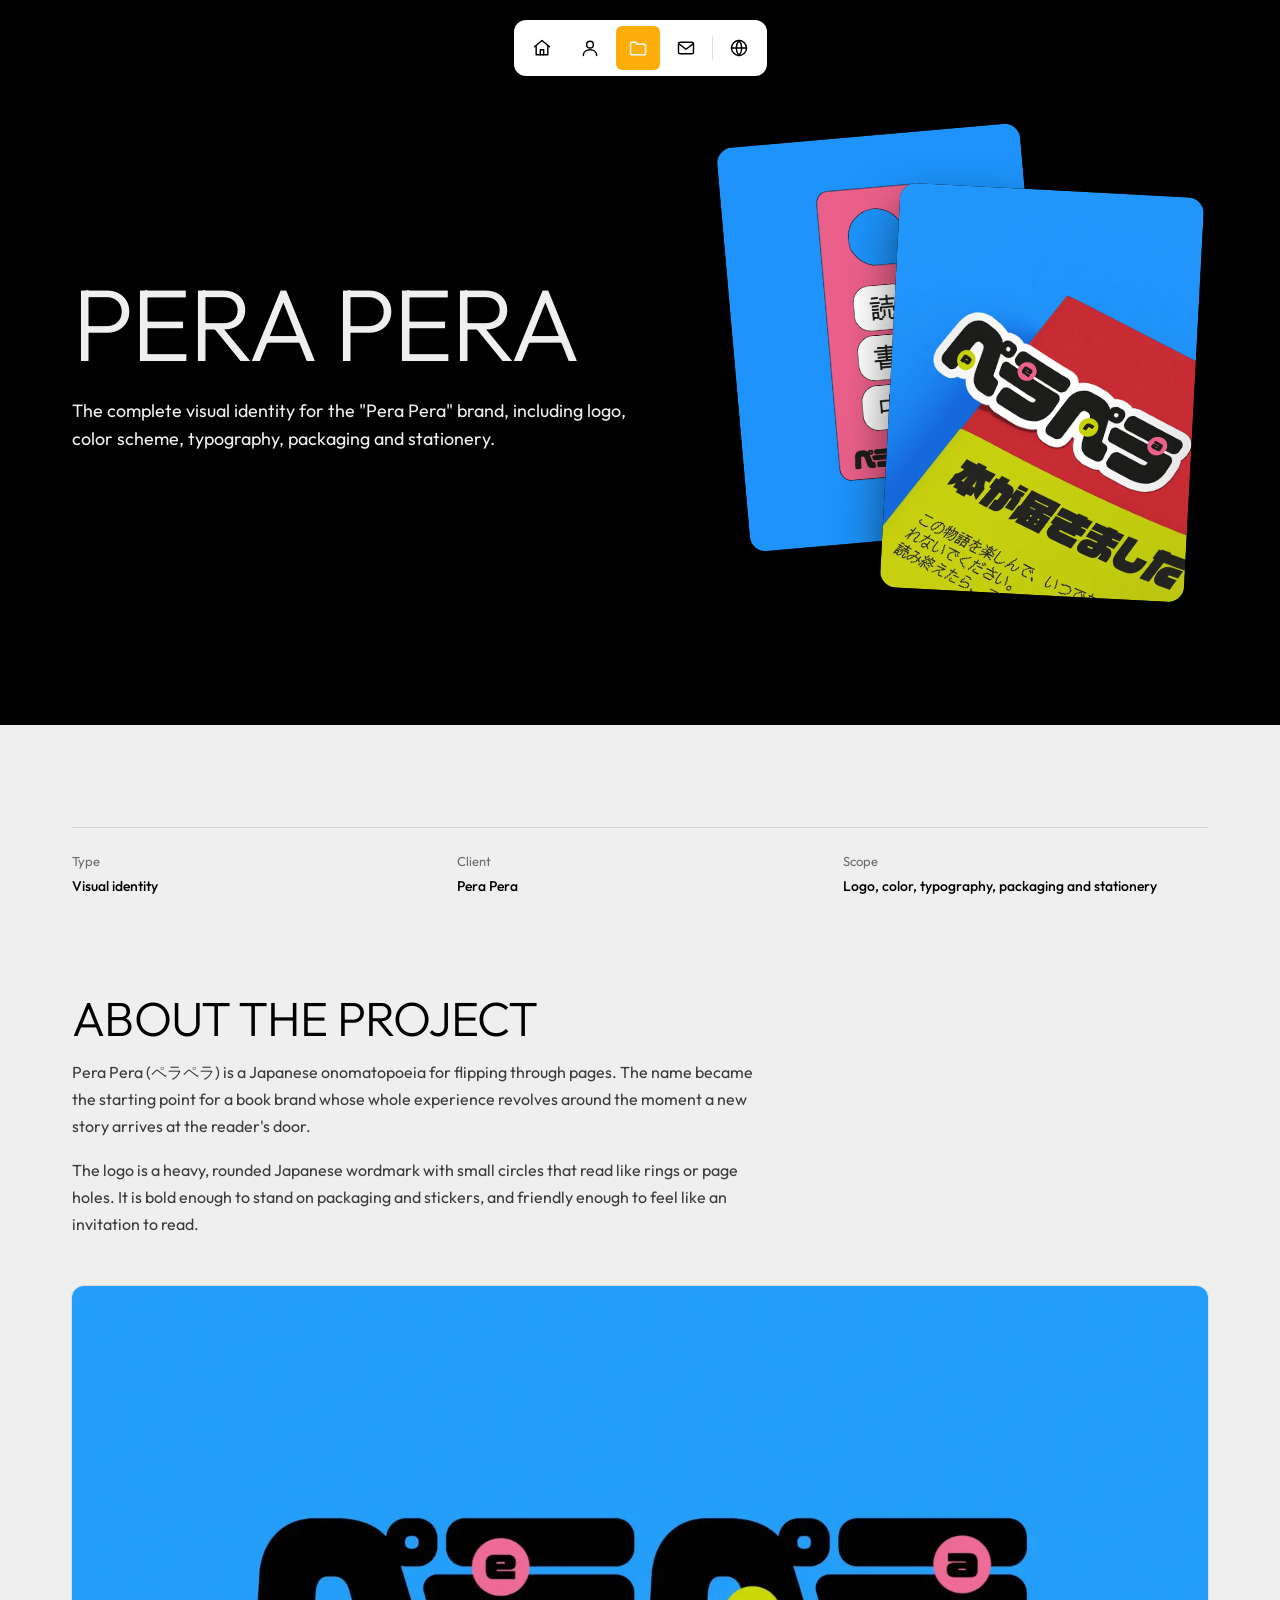
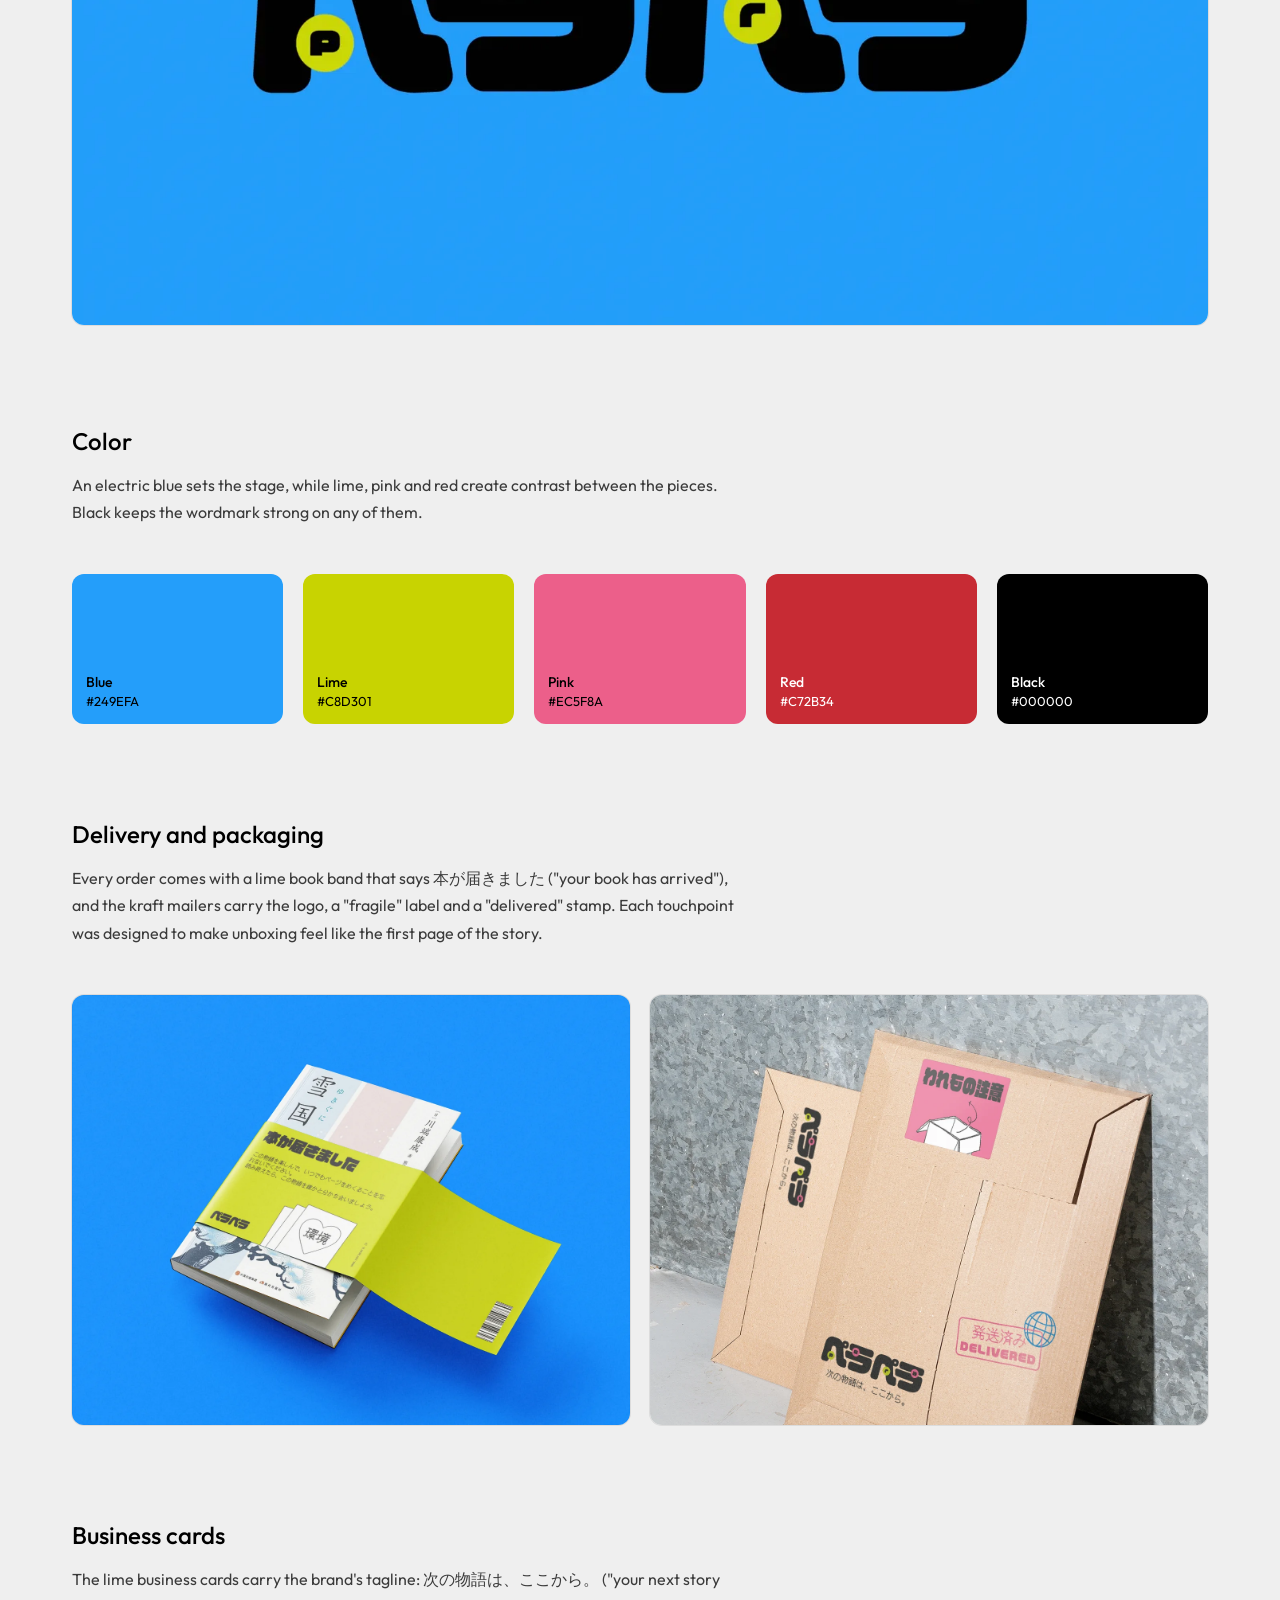
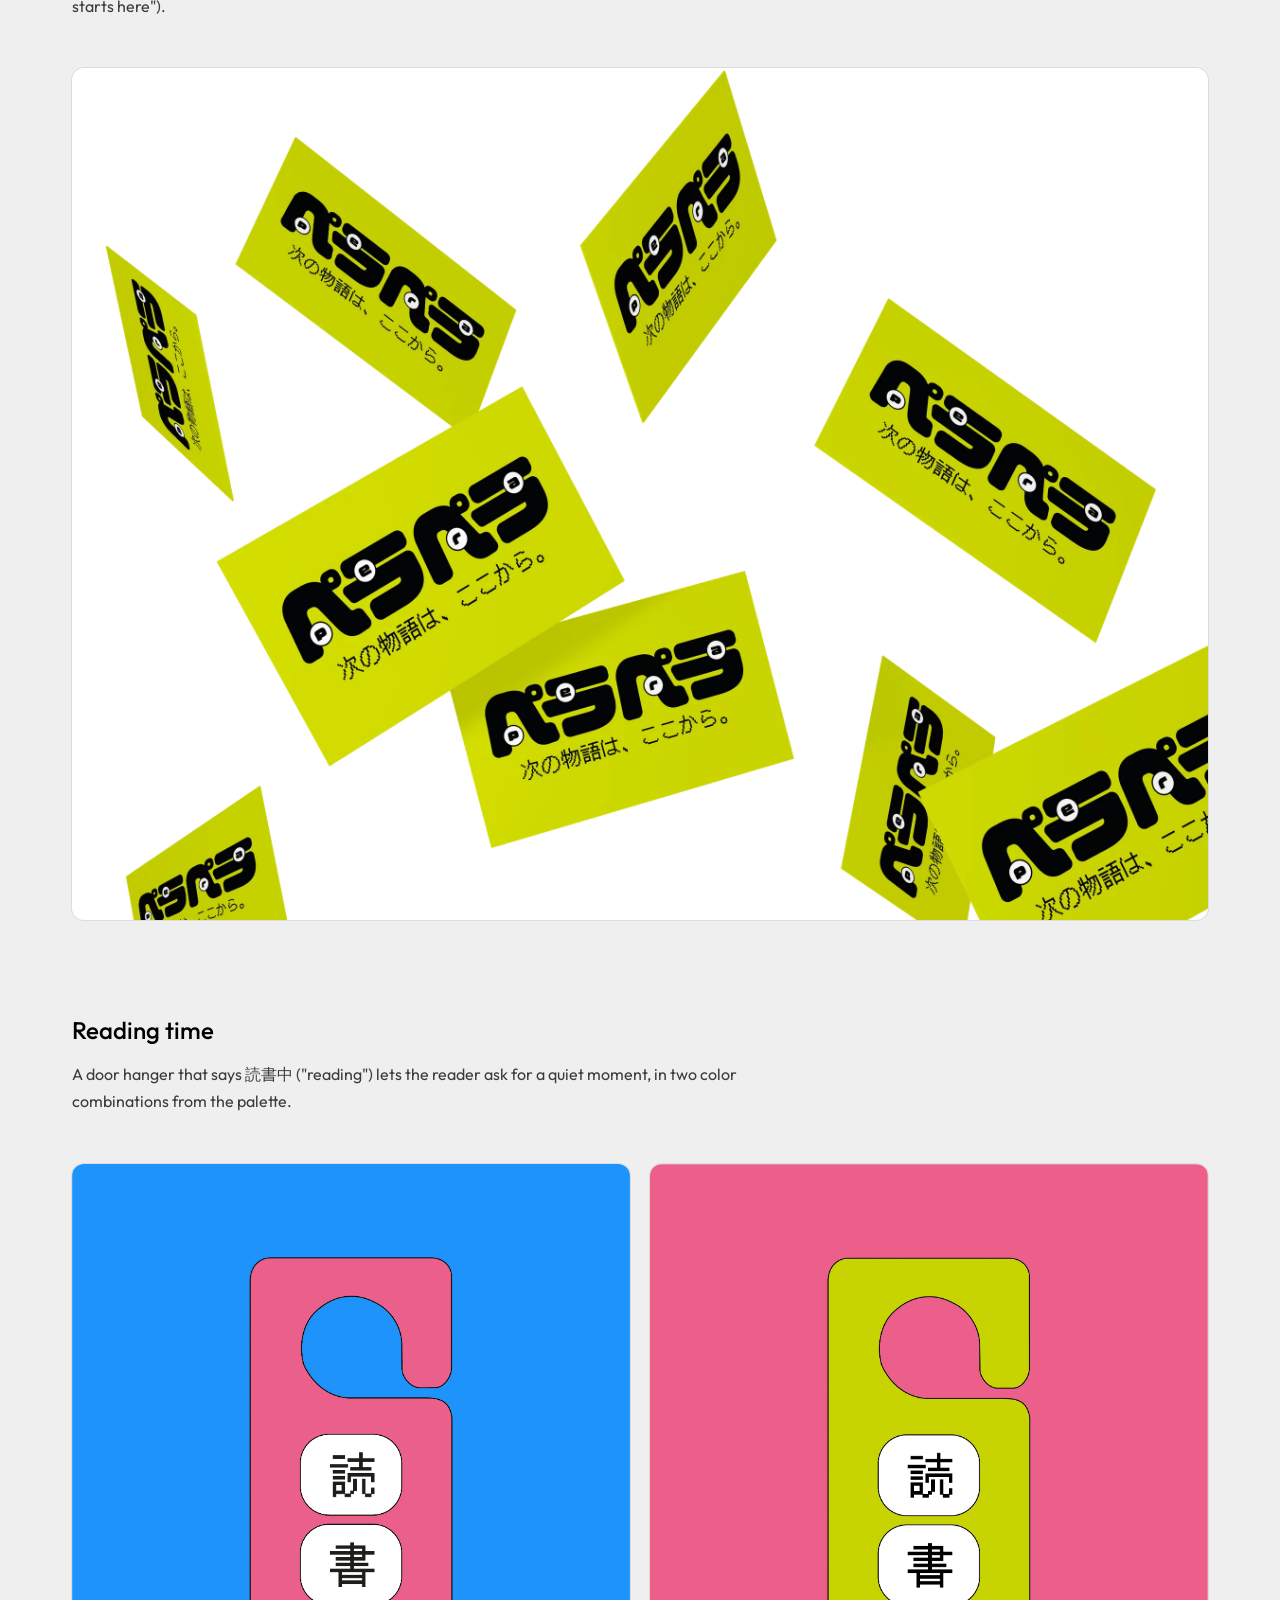
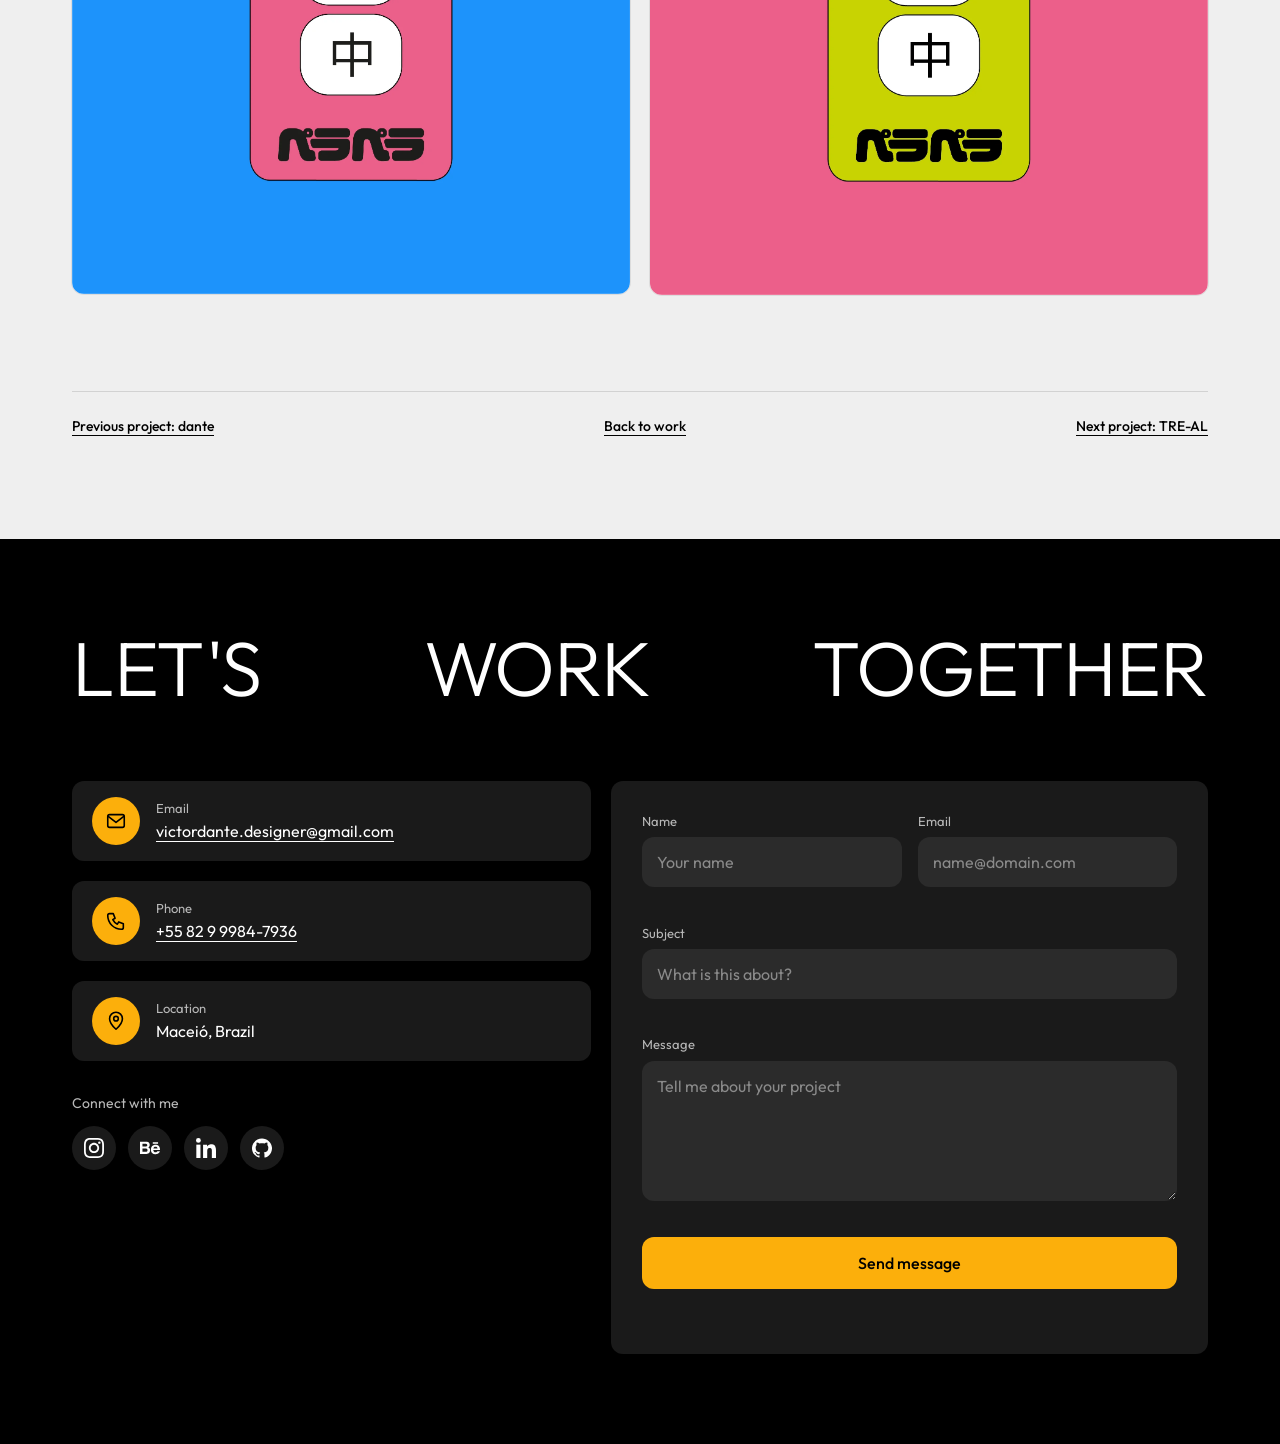
<file: projeto-pera-pera.html>
<!DOCTYPE html>
<html lang="en">
<head>
  <meta charset="utf-8">
  <meta name="viewport" content="width=device-width, initial-scale=1">
  <title>Pera Pera: Book Brand Identity &amp; Packaging | Victor Dante</title>
  <meta name="description" content="Visual identity for Pera Pera, a book brand: Japanese wordmark, color palette, packaging, book bands, business cards and stationery by Victor Dante.">
  <link rel="canonical" href="https://victordante1.github.io/personalWebSite/projeto-pera-pera.html">
  <meta name="robots" content="index, follow, max-image-preview:large, max-snippet:-1, max-video-preview:-1">
  <meta name="author" content="Victor Dante">
  <meta name="theme-color" content="#000000">

  <!-- Open Graph (WhatsApp, LinkedIn, Facebook) -->
  <meta property="og:type" content="article">
  <meta property="og:site_name" content="dante | Victor Dante">
  <meta property="og:locale" content="en_US">
  <meta property="og:locale:alternate" content="pt_BR">
  <meta property="og:title" content="Pera Pera: Book Brand Identity &amp; Packaging | Victor Dante">
  <meta property="og:description" content="Visual identity for Pera Pera, a book brand: Japanese wordmark, color palette, packaging, book bands, business cards and stationery by Victor Dante.">
  <meta property="og:url" content="https://victordante1.github.io/personalWebSite/projeto-pera-pera.html">
  <meta property="og:image" content="https://victordante1.github.io/personalWebSite/img/og/og-pera-pera.jpg">
  <meta property="og:image:type" content="image/jpeg">
  <meta property="og:image:width" content="1200">
  <meta property="og:image:height" content="630">
  <meta property="og:image:alt" content="Book wrapped in a lime Pera Pera band on a blue background">
  <meta property="article:author" content="https://victordante1.github.io/personalWebSite/sobre.html">

  <!-- Twitter / X -->
  <meta name="twitter:card" content="summary_large_image">
  <meta name="twitter:title" content="Pera Pera: Book Brand Identity &amp; Packaging | Victor Dante">
  <meta name="twitter:description" content="Visual identity for Pera Pera, a book brand: Japanese wordmark, color palette, packaging, book bands, business cards and stationery by Victor Dante.">
  <meta name="twitter:image" content="https://victordante1.github.io/personalWebSite/img/og/og-pera-pera.jpg">
  <meta name="twitter:image:alt" content="Book wrapped in a lime Pera Pera band on a blue background">

  <!-- Ícones -->
  <link rel="icon" href="favicon.ico" sizes="48x48">
  <link rel="icon" type="image/png" sizes="32x32" href="img/icons/favicon-32.png">
  <link rel="icon" type="image/png" sizes="192x192" href="img/icons/favicon-192.png">
  <link rel="apple-touch-icon" href="img/icons/apple-touch-icon.png">
  <link rel="manifest" href="site.webmanifest">
  <link rel="sitemap" type="application/xml" href="sitemap.xml">
  <link rel="preconnect" href="https://fonts.googleapis.com">
  <link rel="preconnect" href="https://fonts.gstatic.com" crossorigin>
  <link href="https://fonts.googleapis.com/css2?family=Outfit:wght@300;400;500&display=swap" rel="stylesheet">
  <link rel="stylesheet" href="css/style.css">
  <script src="js/i18n.js"></script>
  <script src="js/main.js" defer></script>
  <script type="application/ld+json">
  {
    "@context": "https://schema.org",
    "@graph": [
      {
        "@type": "WebPage",
        "@id": "https://victordante1.github.io/personalWebSite/projeto-pera-pera.html#webpage",
        "url": "https://victordante1.github.io/personalWebSite/projeto-pera-pera.html",
        "name": "Pera Pera: Book Brand Identity & Packaging | Victor Dante",
        "description": "Visual identity for Pera Pera, a book brand: Japanese wordmark, color palette, packaging, book bands, business cards and stationery by Victor Dante.",
        "isPartOf": {
          "@type": "WebSite",
          "@id": "https://victordante1.github.io/personalWebSite/#website",
          "url": "https://victordante1.github.io/personalWebSite/"
        },
        "breadcrumb": {
          "@id": "https://victordante1.github.io/personalWebSite/projeto-pera-pera.html#breadcrumb"
        },
        "inLanguage": "en",
        "primaryImageOfPage": "https://victordante1.github.io/personalWebSite/img/og/og-pera-pera.jpg",
        "dateModified": "2026-10-14"
      },
      {
        "@type": "BreadcrumbList",
        "@id": "https://victordante1.github.io/personalWebSite/projeto-pera-pera.html#breadcrumb",
        "itemListElement": [
          {
            "@type": "ListItem",
            "position": 1,
            "name": "Home",
            "item": "https://victordante1.github.io/personalWebSite/"
          },
          {
            "@type": "ListItem",
            "position": 2,
            "name": "Work",
            "item": "https://victordante1.github.io/personalWebSite/projetos.html"
          },
          {
            "@type": "ListItem",
            "position": 3,
            "name": "Pera Pera visual identity",
            "item": "https://victordante1.github.io/personalWebSite/projeto-pera-pera.html"
          }
        ]
      },
      {
        "@type": "CreativeWork",
        "@id": "https://victordante1.github.io/personalWebSite/projeto-pera-pera.html#work",
        "name": "Pera Pera visual identity",
        "headline": "Pera Pera: Book Brand Identity & Packaging",
        "description": "Visual identity for Pera Pera, a book brand: Japanese wordmark, color palette, packaging, book bands, business cards and stationery by Victor Dante.",
        "url": "https://victordante1.github.io/personalWebSite/projeto-pera-pera.html",
        "image": "https://victordante1.github.io/personalWebSite/img/og/og-pera-pera.jpg",
        "genre": "Visual identity",
        "about": "Book brand",
        "keywords": "visual identity, packaging design, logo design, stationery, Japanese typography",
        "inLanguage": "en",
        "creator": {
          "@type": "Person",
          "@id": "https://victordante1.github.io/personalWebSite/#person",
          "name": "Victor Dante",
          "url": "https://victordante1.github.io/personalWebSite/"
        },
        "mainEntityOfPage": {
          "@id": "https://victordante1.github.io/personalWebSite/projeto-pera-pera.html#webpage"
        }
      }
    ]
  }
  </script>
</head>
<body data-page="project">
  <a class="skip-link" href="#main">Skip to content</a>
  <nav class="nav" data-nav aria-label="Main">
    <a class="nav__link nav__link--home" href="index.html" aria-label="Home" data-tooltip="Home">
      <svg viewBox="0 0 24 24" fill="none" stroke="currentColor" stroke-width="1.75" stroke-linecap="round" stroke-linejoin="round" aria-hidden="true">
        <path d="M3 10.5 12 3l9 7.5"/><path d="M5 9.5V20h14V9.5"/><path d="M10 20v-6h4v6"/>
      </svg>
    </a>
    <a class="nav__link nav__link--about" href="sobre.html" aria-label="About me" data-tooltip="About me">
      <svg viewBox="0 0 24 24" fill="none" stroke="currentColor" stroke-width="1.75" stroke-linecap="round" stroke-linejoin="round" aria-hidden="true">
        <circle cx="12" cy="8" r="4"/><path d="M4 21c0-4.4 3.6-7 8-7s8 2.6 8 7"/>
      </svg>
    </a>
    <a class="nav__link nav__link--work" href="projetos.html" aria-label="Work" data-tooltip="Work" aria-current="page">
      <svg viewBox="0 0 24 24" fill="none" stroke="currentColor" stroke-width="1.75" stroke-linecap="round" stroke-linejoin="round" aria-hidden="true">
        <path d="M3 6.5A1.5 1.5 0 0 1 4.5 5H9l2 2.5h8.5A1.5 1.5 0 0 1 21 9v9.5a1.5 1.5 0 0 1-1.5 1.5h-15A1.5 1.5 0 0 1 3 18.5z"/>
      </svg>
    </a>
    <a class="nav__link nav__link--contact" href="#contact" aria-label="Contact" data-tooltip="Contact">
      <svg viewBox="0 0 24 24" fill="none" stroke="currentColor" stroke-width="1.75" stroke-linecap="round" stroke-linejoin="round" aria-hidden="true">
        <rect x="3" y="5" width="18" height="14" rx="2"/><path d="m3.5 7 8.5 6.5L20.5 7"/>
      </svg>
    </a>
  </nav>

  <main id="main">
    <section class="hero hero--case" aria-labelledby="project-title">
      <div class="hero__inner">
        <div class="hero__text">
          <h1 class="display" id="project-title">pera pera</h1>
          <p class="lead">The complete visual identity for the "Pera Pera" brand, including logo, color scheme, typography, packaging and stationery.</p>
        </div>
        <div class="hero__visual">
          <div class="card-stack">
            <div class="card-stack__card card-stack__card--back"><img src="img/pera-pera/pera-pera-05.webp" alt="" width="1829" height="2395" decoding="async"></div>
            <div class="card-stack__card card-stack__card--front"><img src="img/pera-pera/pera-pera-03.webp" alt="Pera Pera sticker on a red and lime card" width="1400" height="1080" decoding="async" style="object-position: 40% 50%"></div>
          </div>
        </div>
      </div>
    </section>

    <section class="section">
      <article class="case">
          <dl class="case__facts">
            <div><dt>Type</dt><dd>Visual identity</dd></div>
            <div><dt>Client</dt><dd>Pera Pera</dd></div>
            <div><dt>Scope</dt><dd>Logo, color, typography, packaging and stationery</dd></div>
          </dl>
          <div class="case__intro">
            <h2 class="h2">About the project</h2>
            <p class="prose">Pera Pera (ペラペラ) is a Japanese onomatopoeia for flipping through pages. The name became the starting point for a book brand whose whole experience revolves around the moment a new story arrives at the reader's door.</p>
            <p class="prose">The logo is a heavy, rounded Japanese wordmark with small circles that read like rings or page holes. It is bold enough to stand on packaging and stickers, and friendly enough to feel like an invitation to read.</p>
          </div>
          <figure class="case__media"><video data-loop src="img/pera-pera/pera-pera-01.mp4" poster="img/pera-pera/pera-pera-01-poster.webp" width="1600" height="900" autoplay muted loop playsinline preload="metadata" aria-label="Animated Pera Pera logo in black, pink and lime on a blue background"></video></figure>

          <div class="case__intro">
            <h3 class="case__subtitle">Color</h3>
            <p class="prose">An electric blue sets the stage, while lime, pink and red create contrast between the pieces. Black keeps the wordmark strong on any of them.</p>
          </div>
          <ul class="swatches" aria-label="Pera Pera color palette">
            <li class="swatch" style="--sw: #249efa;"><strong>Blue</strong>#249EFA</li>
            <li class="swatch" style="--sw: #c8d301;"><strong>Lime</strong>#C8D301</li>
            <li class="swatch" style="--sw: #ec5f8a;"><strong>Pink</strong>#EC5F8A</li>
            <li class="swatch" style="--sw: #c72b34; --sw-ink: #ffffff;"><strong>Red</strong>#C72B34</li>
            <li class="swatch" style="--sw: #000000; --sw-ink: #ffffff;"><strong>Black</strong>#000000</li>
          </ul>

          <div class="case__intro">
            <h3 class="case__subtitle">Delivery and packaging</h3>
            <p class="prose">Every order comes with a lime book band that says 本が届きました ("your book has arrived"), and the kraft mailers carry the logo, a "fragile" label and a "delivered" stamp. Each touchpoint was designed to make unboxing feel like the first page of the story.</p>
          </div>
          <div class="case__gallery case__gallery--even">
            <figure class="case__media"><img src="img/pera-pera/pera-pera-02.webp" alt="Book wrapped in a lime Pera Pera band on a blue background" width="1400" height="1080" loading="lazy" decoding="async"></figure>
            <figure class="case__media"><img src="img/pera-pera/pera-pera-04.webp" alt="Kraft mailer boxes with the Pera Pera logo, a fragile label and a delivered stamp" width="1400" height="1080" loading="lazy" decoding="async"></figure>
          </div>

          <div class="case__intro">
            <h3 class="case__subtitle">Business cards</h3>
            <p class="prose">The lime business cards carry the brand's tagline: 次の物語は、ここから。 ("your next story starts here").</p>
          </div>
          <figure class="case__media"><img src="img/pera-pera/pera-pera-07.webp" alt="Lime Pera Pera business cards scattered in the air" width="2400" height="1800" loading="lazy" decoding="async"></figure>

          <div class="case__intro">
            <h3 class="case__subtitle">Reading time</h3>
            <p class="prose">A door hanger that says 読書中 ("reading") lets the reader ask for a quiet moment, in two color combinations from the palette.</p>
          </div>
          <div class="case__gallery case__gallery--even">
            <figure class="case__media"><img src="img/pera-pera/pera-pera-05.webp" alt="Pink 読書中 (“reading”) door hanger on a blue background" width="1829" height="2395" loading="lazy" decoding="async"></figure>
            <figure class="case__media"><img src="img/pera-pera/pera-pera-06.webp" alt="Lime 読書中 (“reading”) door hanger on a pink background" width="1829" height="2396" loading="lazy" decoding="async"></figure>
          </div>
          <nav class="case__nav" aria-label="Projects">
            <a class="link-more" href="projeto-dante.html">Previous project: dante</a>
            <a class="link-more" href="projetos.html">Back to work</a>
            <a class="link-more" href="projeto-tre-al.html">Next project: TRE-AL</a>
          </nav>
      </article>
    </section>
  </main>

  <footer class="contact" id="contact">
    <div class="contact__inner">
      <h2 class="contact__title"><span>Let's</span> <span>work</span> <span>together</span></h2>
      <div class="contact__grid">
        <div>
          <ul class="info-list">
            <li class="info"><span class="info__icon"><svg viewBox="0 0 24 24" fill="none" stroke="currentColor" stroke-width="1.75" stroke-linecap="round" stroke-linejoin="round" aria-hidden="true" ><rect x="3" y="5" width="18" height="14" rx="2"/><path d="m3.5 7 8.5 6.5L20.5 7"/></svg></span><div><span class="info__label">Email</span><a class="info__value" href="mailto:victordante.designer@gmail.com">victordante.designer@gmail.com</a></div></li>
            <li class="info"><span class="info__icon"><svg viewBox="0 0 24 24" fill="none" stroke="currentColor" stroke-width="1.75" stroke-linecap="round" stroke-linejoin="round" aria-hidden="true" ><path d="M5 4h4l2 5-2.5 1.5a11 11 0 0 0 5 5L15 13l5 2v4a2 2 0 0 1-2 2A15 15 0 0 1 3 6a2 2 0 0 1 2-2z"/></svg></span><div><span class="info__label">Phone</span><a class="info__value" href="tel:+5582999847936">+55 82 9 9984-7936</a></div></li>
            <li class="info"><span class="info__icon"><svg viewBox="0 0 24 24" fill="none" stroke="currentColor" stroke-width="1.75" stroke-linecap="round" stroke-linejoin="round" aria-hidden="true" ><path d="M12 21s7-6.2 7-11.5A7 7 0 0 0 5 9.5C5 14.8 12 21 12 21z"/><circle cx="12" cy="9.5" r="2.5"/></svg></span><div><span class="info__label">Location</span><span class="info__value">Maceió, Brazil</span></div></li>
          </ul>
          <div class="connect">
            <p class="connect__label">Connect with me</p>
            <ul class="social">
              <li><a href="https://www.instagram.com/dantegrid/" rel="me" aria-label="Instagram"><svg viewBox="0 0 368.28 368.27" fill="currentColor" aria-hidden="true" focusable="false"><g><g><path d="M236.04,368.21l-117.98.06c.05-.36-1.53-.61-2.18-.64l-10.37-.48c-12.93-.59-25.16-3.07-37.5-7.19-30.48-10.2-53.35-34.72-61.55-65.79-2.95-11.17-4.36-21.97-5.43-33.45l-.38-10.53c-.02-.6-.3-2.22-.65-2.14L.03,117.83c.96-3.77.58-7.89.99-12,1.07-10.64,2.45-20.59,5.06-30.97C14.49,41.52,39.73,15.64,72.84,6.31c12.51-3.53,24.91-5.2,38.01-5.6L134.36,0h101.29s22.09.7,22.09.7c69.26,2.23,107.66,40.56,109.82,109.81l.71,22.81v102.73s-.7,21.37-.7,21.37c-.55,16.49-3.21,32.18-9.07,47.41-10.46,27.2-31.8,46.98-59.55,55.77-13.36,4.23-26.75,5.6-40.81,6.66-7.52.57-14.92-.28-22.1.94ZM243.6,334.61c13.83.02,26.1-1.38,38.85-4.07,24.14-5.09,42.28-22.66,47.94-46.67,3.02-12.8,4.42-25.35,4.5-38.75l.46-74.8c.13-21.45-.09-42-1.24-63.34-1.56-29.08-11.48-54.65-39.69-65.58-19.58-7.59-43.35-8.68-64.78-8.69l-45.39-.03c-25.9-.02-51.09-.32-76.95.86-12.01.55-23.16,2.66-34.09,6.91-14.73,5.72-25.7,16.51-31.68,31.1-9.51,23.18-9.05,51.67-9.07,77.2l-.06,71.92c-.02,23.19-.59,49.16,7.27,70.49,7.45,20.21,24.2,34.5,45.3,39.05,13.16,2.83,25.91,4.25,39.69,4.27l118.95.15Z"/><path d="M278.94,183.92c0,52.24-42.35,94.58-94.58,94.58s-94.58-42.35-94.58-94.58,42.35-94.58,94.58-94.58,94.58,42.35,94.58,94.58ZM245.72,183.92c0-33.89-27.48-61.37-61.37-61.37s-61.37,27.48-61.37,61.37,27.48,61.37,61.37,61.37,61.37-27.48,61.37-61.37Z"/><circle cx="282.66" cy="85.62" r="22.1"/></g></g></svg></a></li>
              <li><a href="https://www.behance.net/victordante1" rel="me" aria-label="Behance"><svg viewBox="0 0 384 240.22" fill="currentColor" aria-hidden="true" focusable="false"><g><g><g><path d="M334.43,183.77l47.14-.03c-1.34,9.56-5.56,17.12-11.04,24.31-18.78,24.62-45.89,33.24-76.6,32.08-23.54-.89-45.93-9.78-62.74-26.31-23.06-22.68-24.76-65.7-17.59-96.01,6.69-28.29,27.64-49.85,55.69-57.56,19.36-5.32,39.8-4.75,59.02.83,16.82,4.88,30.13,14.9,40.04,29.1s14.29,30.32,15.32,47.61l.33,22.69h-127.8c.56,17.85,7.27,32.25,23.63,39.28,10.64,4.32,22.21,4.85,33.36,2.04,9.33-2.85,16.67-8.47,21.24-18.03ZM336.23,130.62c-.39-7.88-2.48-14.27-6-20.37-4.34-6.51-10.42-10.98-17.79-13.76-9.3-3.15-19.12-3.33-28.67-.84-16.1,4.49-24.03,18.79-26.46,34.99l78.92-.02Z"/><rect x="281.62" y="-25.12" width="29.25" height="101.72" transform="translate(270.38 321.97) rotate(-89.98)"/></g><path d="M0,234.23V0s116.89.32,116.89.32c12.29.01,23.7,2.15,34.79,6.45,29.05,11.25,40.01,40.32,33.64,70.11-4.02,15.84-13.12,24.63-27.31,31.9,18.3,6.19,31.08,20.39,34.95,38.94,3.53,16.93,1.65,34.21-6.56,49.34-9.63,17.77-25.65,30.08-45.5,34.01-10.78,2.13-21.04,3.24-32.26,3.25L0,234.23ZM138.44,56.94c-1.91-6.49-6.57-10.8-12.87-12.95-7.78-1.96-15.42-2.86-23.61-3.11h-54.66s0,51.67,0,51.67h59.91c7.07-.37,13.58-1.43,19.83-4.19,12.02-4.98,14.89-19.57,11.4-31.42ZM143.94,153.41c-1.48-8.8-7.29-15.21-15.38-18.65-6.17-2.13-12.34-3.04-19.12-3.48h-62.14s0,62.4,0,62.4h61.41c5.88-.36,11.22-1.1,16.7-2.62,16-5.46,21.23-21.61,18.53-37.65Z"/></g></g></svg></a></li>
              <li><a href="https://www.linkedin.com/in/victor-dante/" rel="me" aria-label="LinkedIn"><svg viewBox="0 0 287.3 287.18" fill="currentColor" aria-hidden="true" focusable="false"><g><g><path d="M223.42,159.26c-6.23-15.71-22.59-18.88-38.27-14.99-18.85,4.67-23.15,23.86-23.88,42.22l-.02,100.7h-59.6s0-191.73,0-191.73h57.01s.37,26.26.37,26.26c9.52-15.58,23.75-25.79,41.5-29.31,14.76-2.93,30.05-1.91,44.45,2.44,15.12,4.57,26.67,15.07,33.08,29.33,7.7,17.13,8.9,36.24,9.23,55.24v107.38s-59.59.01-59.59.01l-.03-102.23c-.46-8.93-1.03-17.19-4.25-25.32Z"/><g><rect x="4.74" y="95.43" width="59.59" height="191.73"/><circle cx="34.53" cy="34.53" r="34.53"/></g></g></g></svg></a></li>
              <li><a href="https://github.com/victordante1" aria-label="GitHub" rel="me"><svg viewBox="0 0 384 368.27" fill="currentColor" aria-hidden="true" focusable="false"><g><path d="M383.73,175.13l.27,26.89-.64,3.05c-2.16,22.03-7.69,43.14-17.25,63.14-22.85,47.84-64.88,84.02-115.42,99.65-2.65.82-6.65-.73-8.32-1.92-2.3-1.65-3.34-4.7-3.33-7.93l.16-53.24c.04-11.7-4.21-24.91-12.8-32.91,57.67-5.84,86.58-32.9,87.48-91.61.3-19.46-6.32-37.82-19.68-51.97,6.01-16.47,4.44-33.96-2.1-50.27-18.45-1.15-37.24,9.85-52.31,19.64-31.73-8.48-64.59-8.38-96.16,0-15.28-9.91-34.1-20.79-52.52-19.64-6.54,16.2-8.2,33.86-1.92,50.32-13.21,14.04-19.89,31.99-19.72,51.18.53,59.26,29.9,86.51,87.28,92.55-7.01,6.95-10.54,15.3-11.81,25.05-9.84,4.66-20.93,6.47-31.88,4.03-9.54-2.56-17.31-8.69-22.59-17.11s-11.94-16-21.55-19.67c-6.88-2.62-16.13-3.05-17.99.45-1.67,3.14,5.18,7.23,9.53,10.35,7.78,5.59,13.96,13.64,17.43,22.82,10.69,28.35,37.38,34.79,66.24,28.53l.28,32.22c.02,2.64-1.44,5.68-3.05,6.99-2.01,1.64-5.86,3.19-8.86,2.25-31.46-9.82-59.65-27.87-82.19-51.99C20.89,284.51,3.47,244.22,0,202.02l.28-26.86C8.27,75.32,92.25-.32,192.71,0c99.92.32,183.02,75.97,191.02,175.13Z"/></g></svg></a></li>
            </ul>
          </div>
        </div>
        <form class="form" data-contact-form data-email="victordante.designer@gmail.com" novalidate>
          <div class="form__row">
            <div class="field"><label for="f-name">Name</label><input id="f-name" name="name" type="text" autocomplete="name" placeholder="Your name" aria-describedby="e-name"><span class="field__error" id="e-name" data-error-for="name"></span></div>
            <div class="field"><label for="f-email">Email</label><input id="f-email" name="email" type="email" autocomplete="email" placeholder="name@domain.com" aria-describedby="e-email"><span class="field__error" id="e-email" data-error-for="email"></span></div>
          </div>
          <div class="field"><label for="f-subject">Subject</label><input id="f-subject" name="subject" type="text" placeholder="What is this about?" aria-describedby="e-subject"><span class="field__error" id="e-subject" data-error-for="subject"></span></div>
          <div class="field"><label for="f-message">Message</label><textarea id="f-message" name="message" placeholder="Tell me about your project" aria-describedby="e-message"></textarea><span class="field__error" id="e-message" data-error-for="message"></span></div>
          <button class="btn" type="submit">Send message</button>
          <p class="form__status" data-status role="status" aria-live="polite"></p>
        </form>
      </div>
    </div>
  </footer>
</body>
</html>
</file>
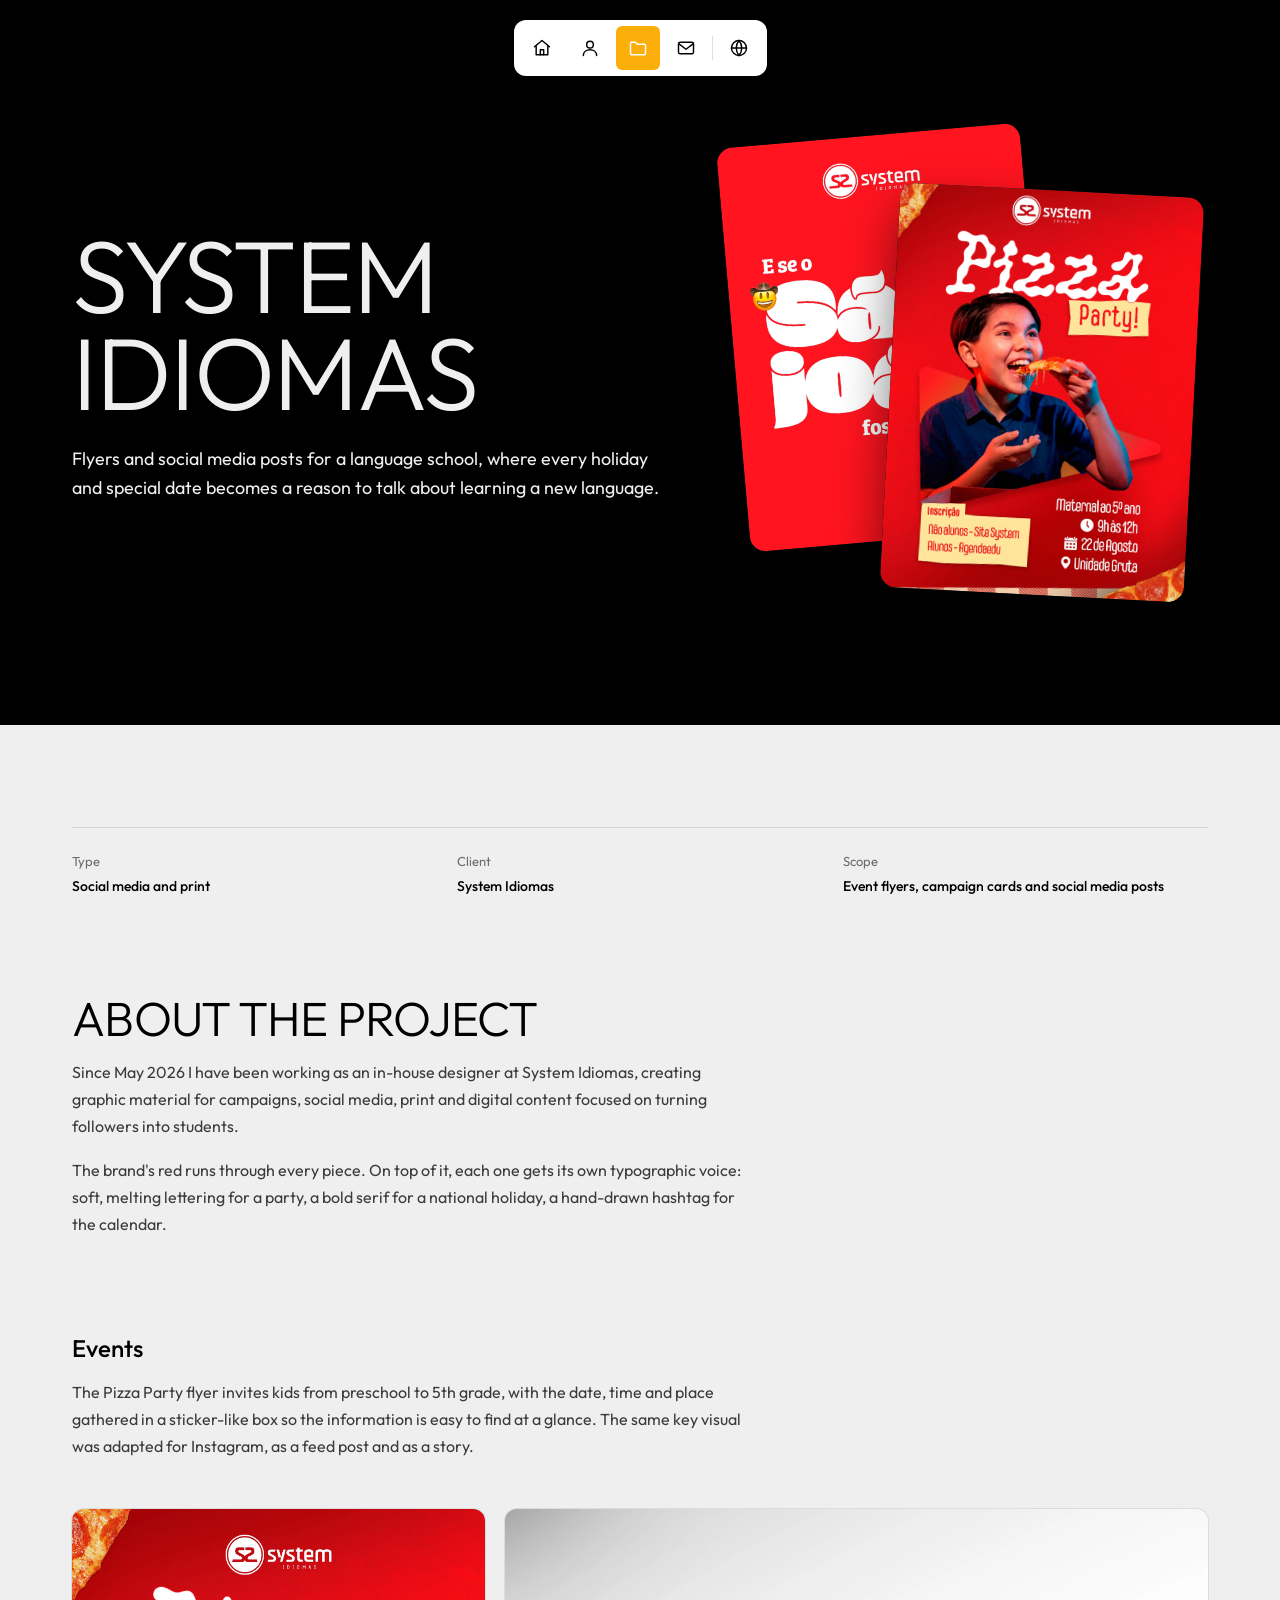
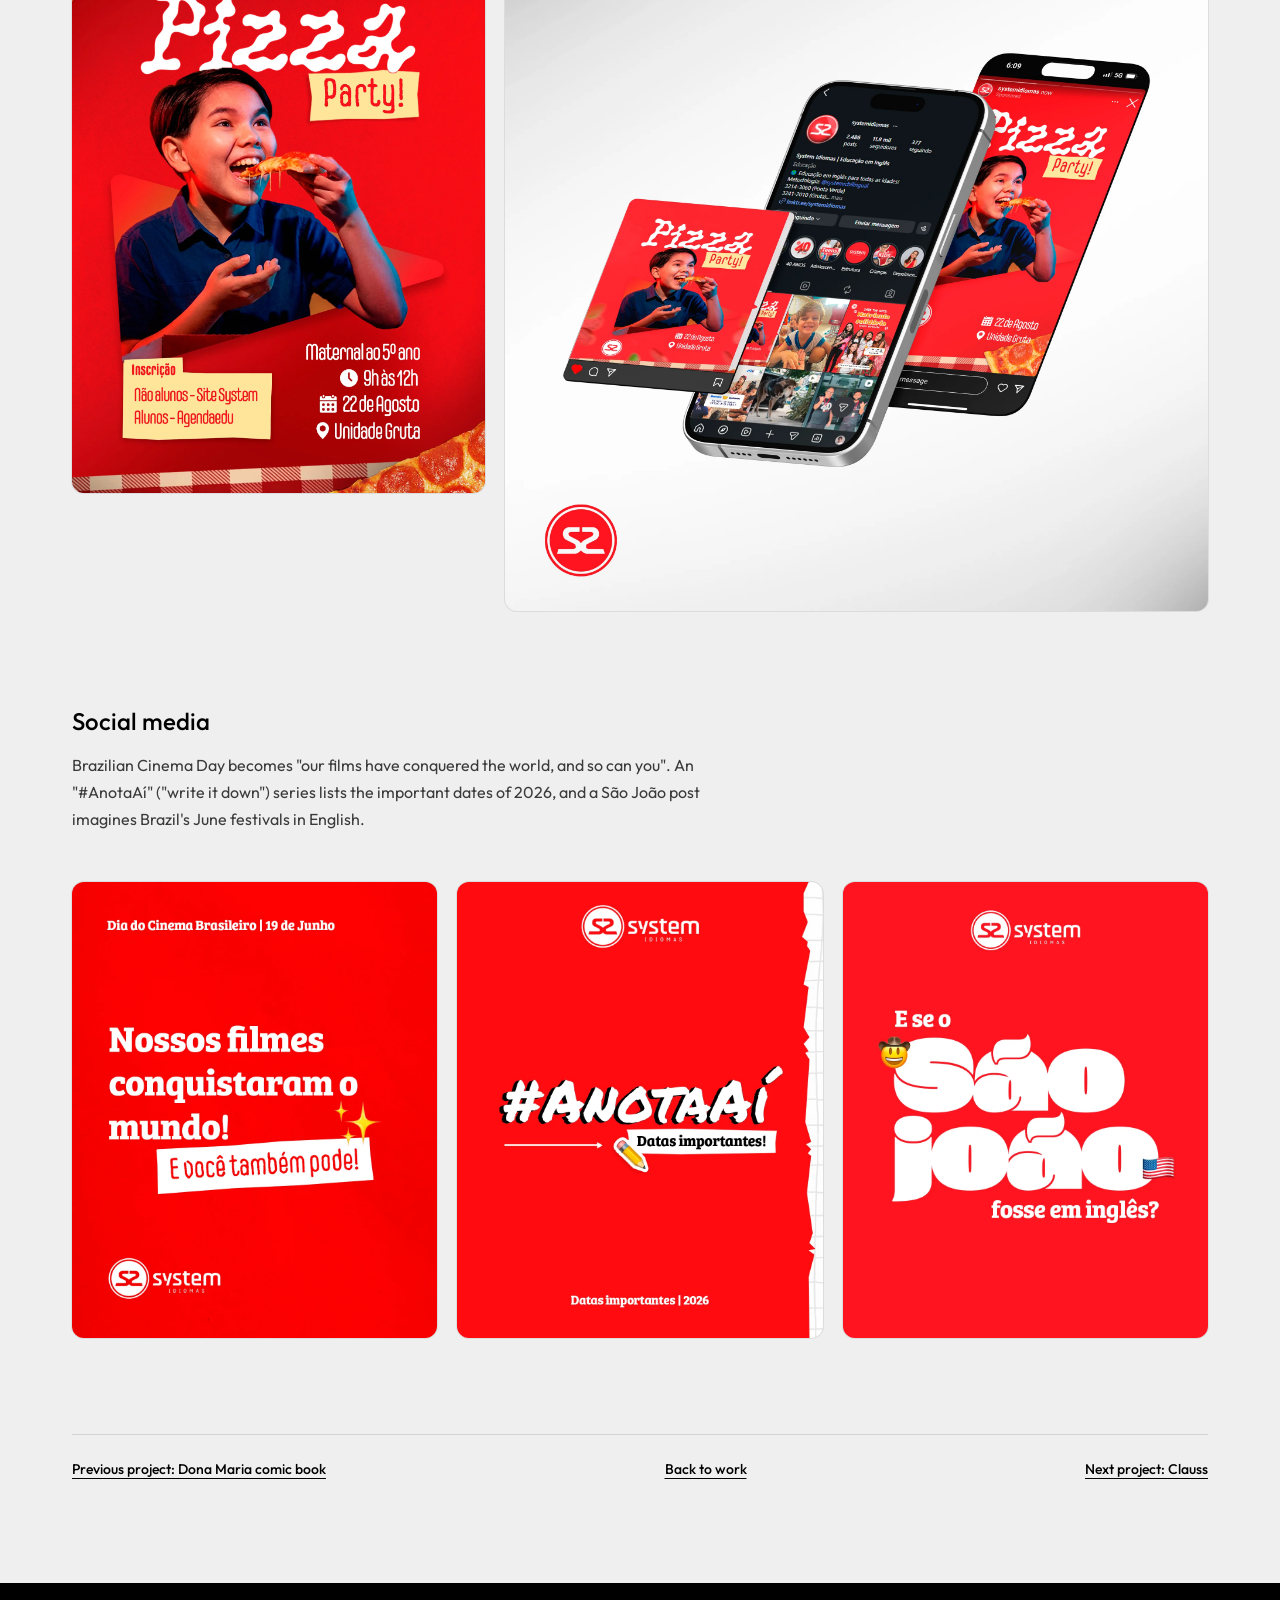
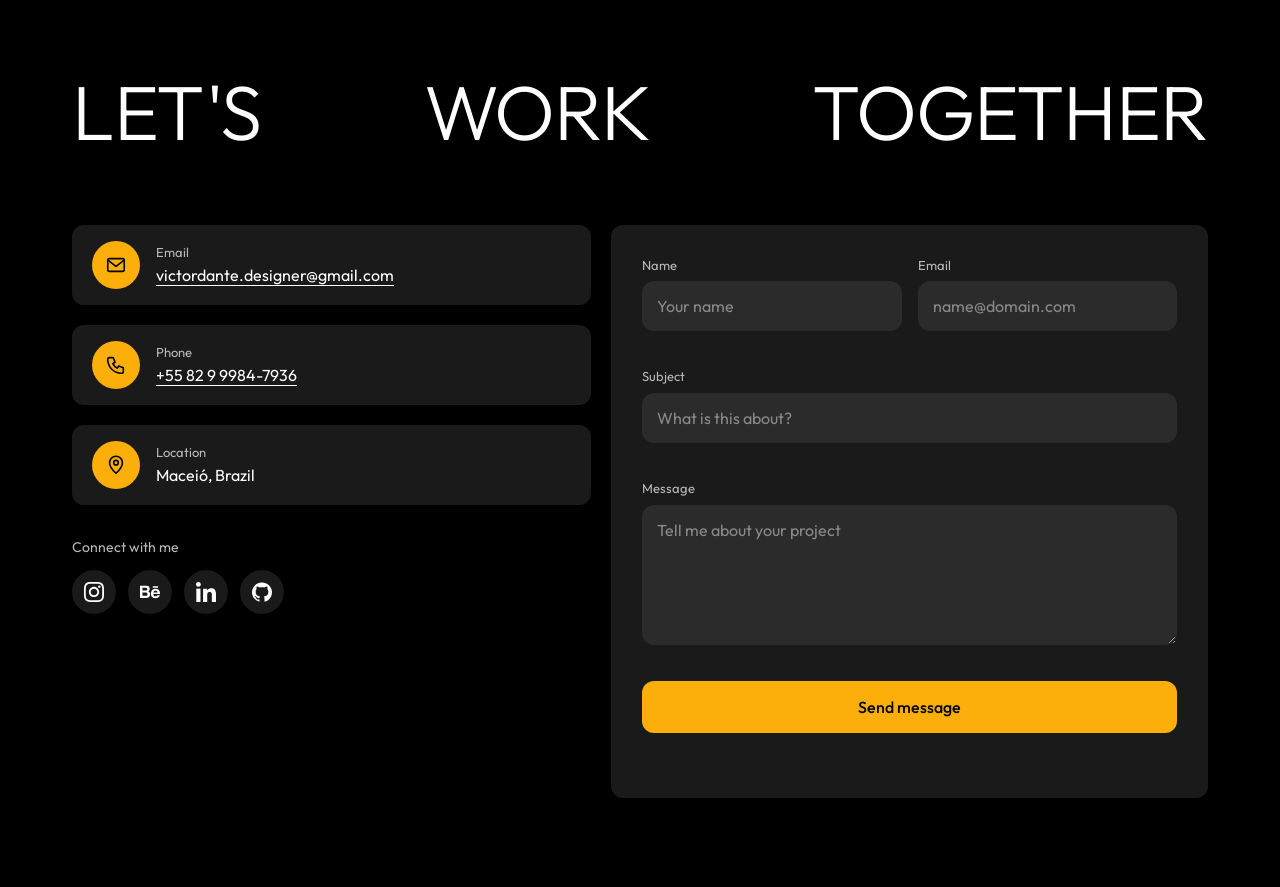
<file: projeto-system.html>
<!DOCTYPE html>
<html lang="en">
<head>
  <meta charset="utf-8">
  <meta name="viewport" content="width=device-width, initial-scale=1">
  <title>System Idiomas: Social Media &amp; Flyer Design | Victor Dante</title>
  <meta name="description" content="Social media posts and event flyers for System Idiomas, a language school, built around the brand&#x27;s red and custom lettering. Design by Victor Dante.">
  <link rel="canonical" href="https://victordante1.github.io/personalWebSite/projeto-system.html">
  <meta name="robots" content="index, follow, max-image-preview:large, max-snippet:-1, max-video-preview:-1">
  <meta name="author" content="Victor Dante">
  <meta name="theme-color" content="#000000">

  <!-- Open Graph (WhatsApp, LinkedIn, Facebook) -->
  <meta property="og:type" content="article">
  <meta property="og:site_name" content="dante | Victor Dante">
  <meta property="og:locale" content="en_US">
  <meta property="og:locale:alternate" content="pt_BR">
  <meta property="og:title" content="System Idiomas: Social Media &amp; Flyer Design | Victor Dante">
  <meta property="og:description" content="Social media posts and event flyers for System Idiomas, a language school, built around the brand&#x27;s red and custom lettering. Design by Victor Dante.">
  <meta property="og:url" content="https://victordante1.github.io/personalWebSite/projeto-system.html">
  <meta property="og:image" content="https://victordante1.github.io/personalWebSite/img/og/og-system.jpg">
  <meta property="og:image:type" content="image/jpeg">
  <meta property="og:image:width" content="1200">
  <meta property="og:image:height" content="630">
  <meta property="og:image:alt" content="Three red System Idiomas social media posts">
  <meta property="article:author" content="https://victordante1.github.io/personalWebSite/sobre.html">

  <!-- Twitter / X -->
  <meta name="twitter:card" content="summary_large_image">
  <meta name="twitter:title" content="System Idiomas: Social Media &amp; Flyer Design | Victor Dante">
  <meta name="twitter:description" content="Social media posts and event flyers for System Idiomas, a language school, built around the brand&#x27;s red and custom lettering. Design by Victor Dante.">
  <meta name="twitter:image" content="https://victordante1.github.io/personalWebSite/img/og/og-system.jpg">
  <meta name="twitter:image:alt" content="Three red System Idiomas social media posts">

  <!-- Ícones -->
  <link rel="icon" href="favicon.ico" sizes="48x48">
  <link rel="icon" type="image/png" sizes="32x32" href="img/icons/favicon-32.png">
  <link rel="icon" type="image/png" sizes="192x192" href="img/icons/favicon-192.png">
  <link rel="apple-touch-icon" href="img/icons/apple-touch-icon.png">
  <link rel="manifest" href="site.webmanifest">
  <link rel="sitemap" type="application/xml" href="sitemap.xml">
  <link rel="preconnect" href="https://fonts.googleapis.com">
  <link rel="preconnect" href="https://fonts.gstatic.com" crossorigin>
  <link href="https://fonts.googleapis.com/css2?family=Outfit:wght@300;400;500&display=swap" rel="stylesheet">
  <link rel="stylesheet" href="css/style.css">
  <script src="js/i18n.js"></script>
  <script src="js/main.js" defer></script>
  <script type="application/ld+json">
  {
    "@context": "https://schema.org",
    "@graph": [
      {
        "@type": "WebPage",
        "@id": "https://victordante1.github.io/personalWebSite/projeto-system.html#webpage",
        "url": "https://victordante1.github.io/personalWebSite/projeto-system.html",
        "name": "System Idiomas: Social Media & Flyer Design | Victor Dante",
        "description": "Social media posts and event flyers for System Idiomas, a language school, built around the brand's red and custom lettering. Design by Victor Dante.",
        "isPartOf": {
          "@type": "WebSite",
          "@id": "https://victordante1.github.io/personalWebSite/#website",
          "url": "https://victordante1.github.io/personalWebSite/"
        },
        "breadcrumb": {
          "@id": "https://victordante1.github.io/personalWebSite/projeto-system.html#breadcrumb"
        },
        "inLanguage": "en",
        "primaryImageOfPage": "https://victordante1.github.io/personalWebSite/img/og/og-system.jpg",
        "dateModified": "2026-10-14"
      },
      {
        "@type": "BreadcrumbList",
        "@id": "https://victordante1.github.io/personalWebSite/projeto-system.html#breadcrumb",
        "itemListElement": [
          {
            "@type": "ListItem",
            "position": 1,
            "name": "Home",
            "item": "https://victordante1.github.io/personalWebSite/"
          },
          {
            "@type": "ListItem",
            "position": 2,
            "name": "Work",
            "item": "https://victordante1.github.io/personalWebSite/projetos.html"
          },
          {
            "@type": "ListItem",
            "position": 3,
            "name": "System Idiomas",
            "item": "https://victordante1.github.io/personalWebSite/projeto-system.html"
          }
        ]
      },
      {
        "@type": "CreativeWork",
        "@id": "https://victordante1.github.io/personalWebSite/projeto-system.html#work",
        "name": "System Idiomas",
        "headline": "System Idiomas: Social Media & Flyer Design",
        "description": "Social media posts and event flyers for System Idiomas, a language school, built around the brand's red and custom lettering. Design by Victor Dante.",
        "url": "https://victordante1.github.io/personalWebSite/projeto-system.html",
        "image": "https://victordante1.github.io/personalWebSite/img/og/og-system.jpg",
        "genre": "Social media design",
        "about": "Language school marketing",
        "keywords": "social media design, flyer design, lettering, language school",
        "inLanguage": "en",
        "creator": {
          "@type": "Person",
          "@id": "https://victordante1.github.io/personalWebSite/#person",
          "name": "Victor Dante",
          "url": "https://victordante1.github.io/personalWebSite/"
        },
        "mainEntityOfPage": {
          "@id": "https://victordante1.github.io/personalWebSite/projeto-system.html#webpage"
        }
      }
    ]
  }
  </script>
</head>
<body data-page="project">
  <a class="skip-link" href="#main">Skip to content</a>
  <nav class="nav" data-nav aria-label="Main">
    <a class="nav__link nav__link--home" href="index.html" aria-label="Home" data-tooltip="Home">
      <svg viewBox="0 0 24 24" fill="none" stroke="currentColor" stroke-width="1.75" stroke-linecap="round" stroke-linejoin="round" aria-hidden="true">
        <path d="M3 10.5 12 3l9 7.5"/><path d="M5 9.5V20h14V9.5"/><path d="M10 20v-6h4v6"/>
      </svg>
    </a>
    <a class="nav__link nav__link--about" href="sobre.html" aria-label="About me" data-tooltip="About me">
      <svg viewBox="0 0 24 24" fill="none" stroke="currentColor" stroke-width="1.75" stroke-linecap="round" stroke-linejoin="round" aria-hidden="true">
        <circle cx="12" cy="8" r="4"/><path d="M4 21c0-4.4 3.6-7 8-7s8 2.6 8 7"/>
      </svg>
    </a>
    <a class="nav__link nav__link--work" href="projetos.html" aria-label="Work" data-tooltip="Work" aria-current="page">
      <svg viewBox="0 0 24 24" fill="none" stroke="currentColor" stroke-width="1.75" stroke-linecap="round" stroke-linejoin="round" aria-hidden="true">
        <path d="M3 6.5A1.5 1.5 0 0 1 4.5 5H9l2 2.5h8.5A1.5 1.5 0 0 1 21 9v9.5a1.5 1.5 0 0 1-1.5 1.5h-15A1.5 1.5 0 0 1 3 18.5z"/>
      </svg>
    </a>
    <a class="nav__link nav__link--contact" href="#contact" aria-label="Contact" data-tooltip="Contact">
      <svg viewBox="0 0 24 24" fill="none" stroke="currentColor" stroke-width="1.75" stroke-linecap="round" stroke-linejoin="round" aria-hidden="true">
        <rect x="3" y="5" width="18" height="14" rx="2"/><path d="m3.5 7 8.5 6.5L20.5 7"/>
      </svg>
    </a>
  </nav>

  <main id="main">
    <section class="hero hero--case" aria-labelledby="project-title">
      <div class="hero__inner">
        <div class="hero__text">
          <h1 class="display" id="project-title">System Idiomas</h1>
          <p class="lead">Flyers and social media posts for a language school, where every holiday and special date becomes a reason to talk about learning a new language.</p>
        </div>
        <div class="hero__visual">
          <div class="card-stack">
            <div class="card-stack__card card-stack__card--back"><img src="img/system/system-04.webp" alt="" width="1080" height="1350" decoding="async"></div>
            <div class="card-stack__card card-stack__card--front"><img src="img/system/system-01.webp" alt="Pizza Party flyer with a boy eating a slice of pizza" width="1413" height="1999" decoding="async"></div>
          </div>
        </div>
      </div>
    </section>

    <section class="section">
      <article class="case">
          <dl class="case__facts">
            <div><dt>Type</dt><dd>Social media and print</dd></div>
            <div><dt>Client</dt><dd>System Idiomas</dd></div>
            <div><dt>Scope</dt><dd>Event flyers, campaign cards and social media posts</dd></div>
          </dl>
          <div class="case__intro">
            <h2 class="h2">About the project</h2>
            <p class="prose">Since May 2026 I have been working as an in-house designer at System Idiomas, creating graphic material for campaigns, social media, print and digital content focused on turning followers into students.</p>
            <p class="prose">The brand's red runs through every piece. On top of it, each one gets its own typographic voice: soft, melting lettering for a party, a bold serif for a national holiday, a hand-drawn hashtag for the calendar.</p>
          </div>

          <div class="case__intro">
            <h3 class="case__subtitle">Events</h3>
            <p class="prose">The Pizza Party flyer invites kids from preschool to 5th grade, with the date, time and place gathered in a sticker-like box so the information is easy to find at a glance. The same key visual was adapted for Instagram, as a feed post and as a story.</p>
          </div>
          <div class="case__gallery">
            <figure class="case__media"><img src="img/system/system-01.webp" alt="Pizza Party flyer with a boy eating a slice of pizza and the event information" width="1413" height="1999" loading="lazy" decoding="async"></figure>
            <figure class="case__media"><img src="img/system/system-05.webp" alt="Phone mockups showing the Pizza Party campaign as an Instagram feed post, on the System Idiomas profile and as a story" width="2400" height="2400" loading="lazy" decoding="async"></figure>
          </div>

          <div class="case__intro">
            <h3 class="case__subtitle">Social media</h3>
            <p class="prose">Brazilian Cinema Day becomes "our films have conquered the world, and so can you". An "#AnotaAí" ("write it down") series lists the important dates of 2026, and a São João post imagines Brazil's June festivals in English.</p>
          </div>
          <div class="case__gallery case__gallery--three">
            <figure class="case__media"><img src="img/system/system-02.webp" alt="Red post for Brazilian Cinema Day: our films have conquered the world, and so can you" width="1080" height="1350" loading="lazy" decoding="async"></figure>
            <figure class="case__media"><img src="img/system/system-03.webp" alt="Red post with the hand-drawn hashtag AnotaAí, important dates" width="1080" height="1350" loading="lazy" decoding="async"></figure>
            <figure class="case__media"><img src="img/system/system-04.webp" alt="Red post asking what if São João were in English" width="1080" height="1350" loading="lazy" decoding="async"></figure>
          </div>
          <nav class="case__nav" aria-label="Projects">
            <a class="link-more" href="projeto-hq-tre-al.html">Previous project: Dona Maria comic book</a>
            <a class="link-more" href="projetos.html">Back to work</a>
            <a class="link-more" href="projeto-clauss.html">Next project: Clauss</a>
          </nav>
      </article>
    </section>
  </main>

  <footer class="contact" id="contact">
    <div class="contact__inner">
      <h2 class="contact__title"><span>Let's</span> <span>work</span> <span>together</span></h2>
      <div class="contact__grid">
        <div>
          <ul class="info-list">
            <li class="info"><span class="info__icon"><svg viewBox="0 0 24 24" fill="none" stroke="currentColor" stroke-width="1.75" stroke-linecap="round" stroke-linejoin="round" aria-hidden="true" ><rect x="3" y="5" width="18" height="14" rx="2"/><path d="m3.5 7 8.5 6.5L20.5 7"/></svg></span><div><span class="info__label">Email</span><a class="info__value" href="mailto:victordante.designer@gmail.com">victordante.designer@gmail.com</a></div></li>
            <li class="info"><span class="info__icon"><svg viewBox="0 0 24 24" fill="none" stroke="currentColor" stroke-width="1.75" stroke-linecap="round" stroke-linejoin="round" aria-hidden="true" ><path d="M5 4h4l2 5-2.5 1.5a11 11 0 0 0 5 5L15 13l5 2v4a2 2 0 0 1-2 2A15 15 0 0 1 3 6a2 2 0 0 1 2-2z"/></svg></span><div><span class="info__label">Phone</span><a class="info__value" href="tel:+5582999847936">+55 82 9 9984-7936</a></div></li>
            <li class="info"><span class="info__icon"><svg viewBox="0 0 24 24" fill="none" stroke="currentColor" stroke-width="1.75" stroke-linecap="round" stroke-linejoin="round" aria-hidden="true" ><path d="M12 21s7-6.2 7-11.5A7 7 0 0 0 5 9.5C5 14.8 12 21 12 21z"/><circle cx="12" cy="9.5" r="2.5"/></svg></span><div><span class="info__label">Location</span><span class="info__value">Maceió, Brazil</span></div></li>
          </ul>
          <div class="connect">
            <p class="connect__label">Connect with me</p>
            <ul class="social">
              <li><a href="https://www.instagram.com/dantegrid/" rel="me" aria-label="Instagram"><svg viewBox="0 0 368.28 368.27" fill="currentColor" aria-hidden="true" focusable="false"><g><g><path d="M236.04,368.21l-117.98.06c.05-.36-1.53-.61-2.18-.64l-10.37-.48c-12.93-.59-25.16-3.07-37.5-7.19-30.48-10.2-53.35-34.72-61.55-65.79-2.95-11.17-4.36-21.97-5.43-33.45l-.38-10.53c-.02-.6-.3-2.22-.65-2.14L.03,117.83c.96-3.77.58-7.89.99-12,1.07-10.64,2.45-20.59,5.06-30.97C14.49,41.52,39.73,15.64,72.84,6.31c12.51-3.53,24.91-5.2,38.01-5.6L134.36,0h101.29s22.09.7,22.09.7c69.26,2.23,107.66,40.56,109.82,109.81l.71,22.81v102.73s-.7,21.37-.7,21.37c-.55,16.49-3.21,32.18-9.07,47.41-10.46,27.2-31.8,46.98-59.55,55.77-13.36,4.23-26.75,5.6-40.81,6.66-7.52.57-14.92-.28-22.1.94ZM243.6,334.61c13.83.02,26.1-1.38,38.85-4.07,24.14-5.09,42.28-22.66,47.94-46.67,3.02-12.8,4.42-25.35,4.5-38.75l.46-74.8c.13-21.45-.09-42-1.24-63.34-1.56-29.08-11.48-54.65-39.69-65.58-19.58-7.59-43.35-8.68-64.78-8.69l-45.39-.03c-25.9-.02-51.09-.32-76.95.86-12.01.55-23.16,2.66-34.09,6.91-14.73,5.72-25.7,16.51-31.68,31.1-9.51,23.18-9.05,51.67-9.07,77.2l-.06,71.92c-.02,23.19-.59,49.16,7.27,70.49,7.45,20.21,24.2,34.5,45.3,39.05,13.16,2.83,25.91,4.25,39.69,4.27l118.95.15Z"/><path d="M278.94,183.92c0,52.24-42.35,94.58-94.58,94.58s-94.58-42.35-94.58-94.58,42.35-94.58,94.58-94.58,94.58,42.35,94.58,94.58ZM245.72,183.92c0-33.89-27.48-61.37-61.37-61.37s-61.37,27.48-61.37,61.37,27.48,61.37,61.37,61.37,61.37-27.48,61.37-61.37Z"/><circle cx="282.66" cy="85.62" r="22.1"/></g></g></svg></a></li>
              <li><a href="https://www.behance.net/victordante1" rel="me" aria-label="Behance"><svg viewBox="0 0 384 240.22" fill="currentColor" aria-hidden="true" focusable="false"><g><g><g><path d="M334.43,183.77l47.14-.03c-1.34,9.56-5.56,17.12-11.04,24.31-18.78,24.62-45.89,33.24-76.6,32.08-23.54-.89-45.93-9.78-62.74-26.31-23.06-22.68-24.76-65.7-17.59-96.01,6.69-28.29,27.64-49.85,55.69-57.56,19.36-5.32,39.8-4.75,59.02.83,16.82,4.88,30.13,14.9,40.04,29.1s14.29,30.32,15.32,47.61l.33,22.69h-127.8c.56,17.85,7.27,32.25,23.63,39.28,10.64,4.32,22.21,4.85,33.36,2.04,9.33-2.85,16.67-8.47,21.24-18.03ZM336.23,130.62c-.39-7.88-2.48-14.27-6-20.37-4.34-6.51-10.42-10.98-17.79-13.76-9.3-3.15-19.12-3.33-28.67-.84-16.1,4.49-24.03,18.79-26.46,34.99l78.92-.02Z"/><rect x="281.62" y="-25.12" width="29.25" height="101.72" transform="translate(270.38 321.97) rotate(-89.98)"/></g><path d="M0,234.23V0s116.89.32,116.89.32c12.29.01,23.7,2.15,34.79,6.45,29.05,11.25,40.01,40.32,33.64,70.11-4.02,15.84-13.12,24.63-27.31,31.9,18.3,6.19,31.08,20.39,34.95,38.94,3.53,16.93,1.65,34.21-6.56,49.34-9.63,17.77-25.65,30.08-45.5,34.01-10.78,2.13-21.04,3.24-32.26,3.25L0,234.23ZM138.44,56.94c-1.91-6.49-6.57-10.8-12.87-12.95-7.78-1.96-15.42-2.86-23.61-3.11h-54.66s0,51.67,0,51.67h59.91c7.07-.37,13.58-1.43,19.83-4.19,12.02-4.98,14.89-19.57,11.4-31.42ZM143.94,153.41c-1.48-8.8-7.29-15.21-15.38-18.65-6.17-2.13-12.34-3.04-19.12-3.48h-62.14s0,62.4,0,62.4h61.41c5.88-.36,11.22-1.1,16.7-2.62,16-5.46,21.23-21.61,18.53-37.65Z"/></g></g></svg></a></li>
              <li><a href="https://www.linkedin.com/in/victor-dante/" rel="me" aria-label="LinkedIn"><svg viewBox="0 0 287.3 287.18" fill="currentColor" aria-hidden="true" focusable="false"><g><g><path d="M223.42,159.26c-6.23-15.71-22.59-18.88-38.27-14.99-18.85,4.67-23.15,23.86-23.88,42.22l-.02,100.7h-59.6s0-191.73,0-191.73h57.01s.37,26.26.37,26.26c9.52-15.58,23.75-25.79,41.5-29.31,14.76-2.93,30.05-1.91,44.45,2.44,15.12,4.57,26.67,15.07,33.08,29.33,7.7,17.13,8.9,36.24,9.23,55.24v107.38s-59.59.01-59.59.01l-.03-102.23c-.46-8.93-1.03-17.19-4.25-25.32Z"/><g><rect x="4.74" y="95.43" width="59.59" height="191.73"/><circle cx="34.53" cy="34.53" r="34.53"/></g></g></g></svg></a></li>
              <li><a href="https://github.com/victordante1" aria-label="GitHub" rel="me"><svg viewBox="0 0 384 368.27" fill="currentColor" aria-hidden="true" focusable="false"><g><path d="M383.73,175.13l.27,26.89-.64,3.05c-2.16,22.03-7.69,43.14-17.25,63.14-22.85,47.84-64.88,84.02-115.42,99.65-2.65.82-6.65-.73-8.32-1.92-2.3-1.65-3.34-4.7-3.33-7.93l.16-53.24c.04-11.7-4.21-24.91-12.8-32.91,57.67-5.84,86.58-32.9,87.48-91.61.3-19.46-6.32-37.82-19.68-51.97,6.01-16.47,4.44-33.96-2.1-50.27-18.45-1.15-37.24,9.85-52.31,19.64-31.73-8.48-64.59-8.38-96.16,0-15.28-9.91-34.1-20.79-52.52-19.64-6.54,16.2-8.2,33.86-1.92,50.32-13.21,14.04-19.89,31.99-19.72,51.18.53,59.26,29.9,86.51,87.28,92.55-7.01,6.95-10.54,15.3-11.81,25.05-9.84,4.66-20.93,6.47-31.88,4.03-9.54-2.56-17.31-8.69-22.59-17.11s-11.94-16-21.55-19.67c-6.88-2.62-16.13-3.05-17.99.45-1.67,3.14,5.18,7.23,9.53,10.35,7.78,5.59,13.96,13.64,17.43,22.82,10.69,28.35,37.38,34.79,66.24,28.53l.28,32.22c.02,2.64-1.44,5.68-3.05,6.99-2.01,1.64-5.86,3.19-8.86,2.25-31.46-9.82-59.65-27.87-82.19-51.99C20.89,284.51,3.47,244.22,0,202.02l.28-26.86C8.27,75.32,92.25-.32,192.71,0c99.92.32,183.02,75.97,191.02,175.13Z"/></g></svg></a></li>
            </ul>
          </div>
        </div>
        <form class="form" data-contact-form data-email="victordante.designer@gmail.com" novalidate>
          <div class="form__row">
            <div class="field"><label for="f-name">Name</label><input id="f-name" name="name" type="text" autocomplete="name" placeholder="Your name" aria-describedby="e-name"><span class="field__error" id="e-name" data-error-for="name"></span></div>
            <div class="field"><label for="f-email">Email</label><input id="f-email" name="email" type="email" autocomplete="email" placeholder="name@domain.com" aria-describedby="e-email"><span class="field__error" id="e-email" data-error-for="email"></span></div>
          </div>
          <div class="field"><label for="f-subject">Subject</label><input id="f-subject" name="subject" type="text" placeholder="What is this about?" aria-describedby="e-subject"><span class="field__error" id="e-subject" data-error-for="subject"></span></div>
          <div class="field"><label for="f-message">Message</label><textarea id="f-message" name="message" placeholder="Tell me about your project" aria-describedby="e-message"></textarea><span class="field__error" id="e-message" data-error-for="message"></span></div>
          <button class="btn" type="submit">Send message</button>
          <p class="form__status" data-status role="status" aria-live="polite"></p>
        </form>
      </div>
    </div>
  </footer>
</body>
</html>
</file>
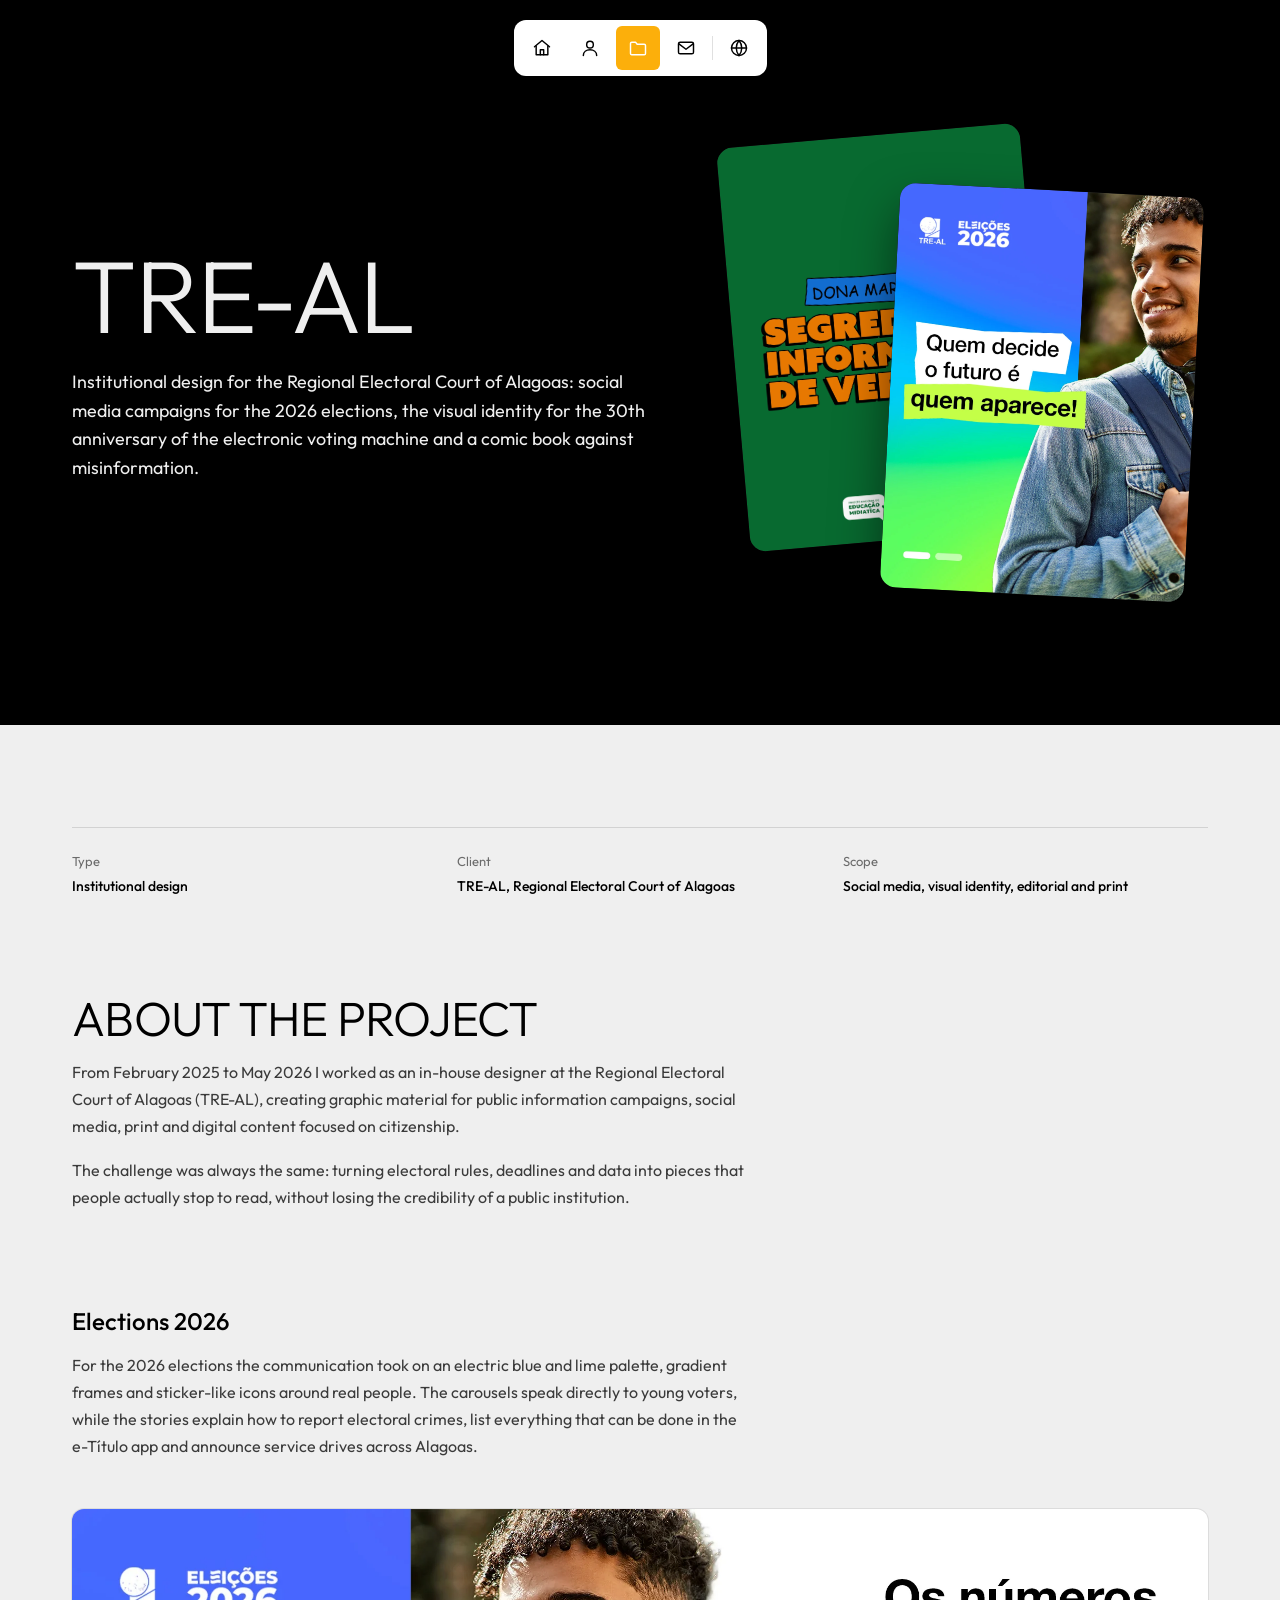
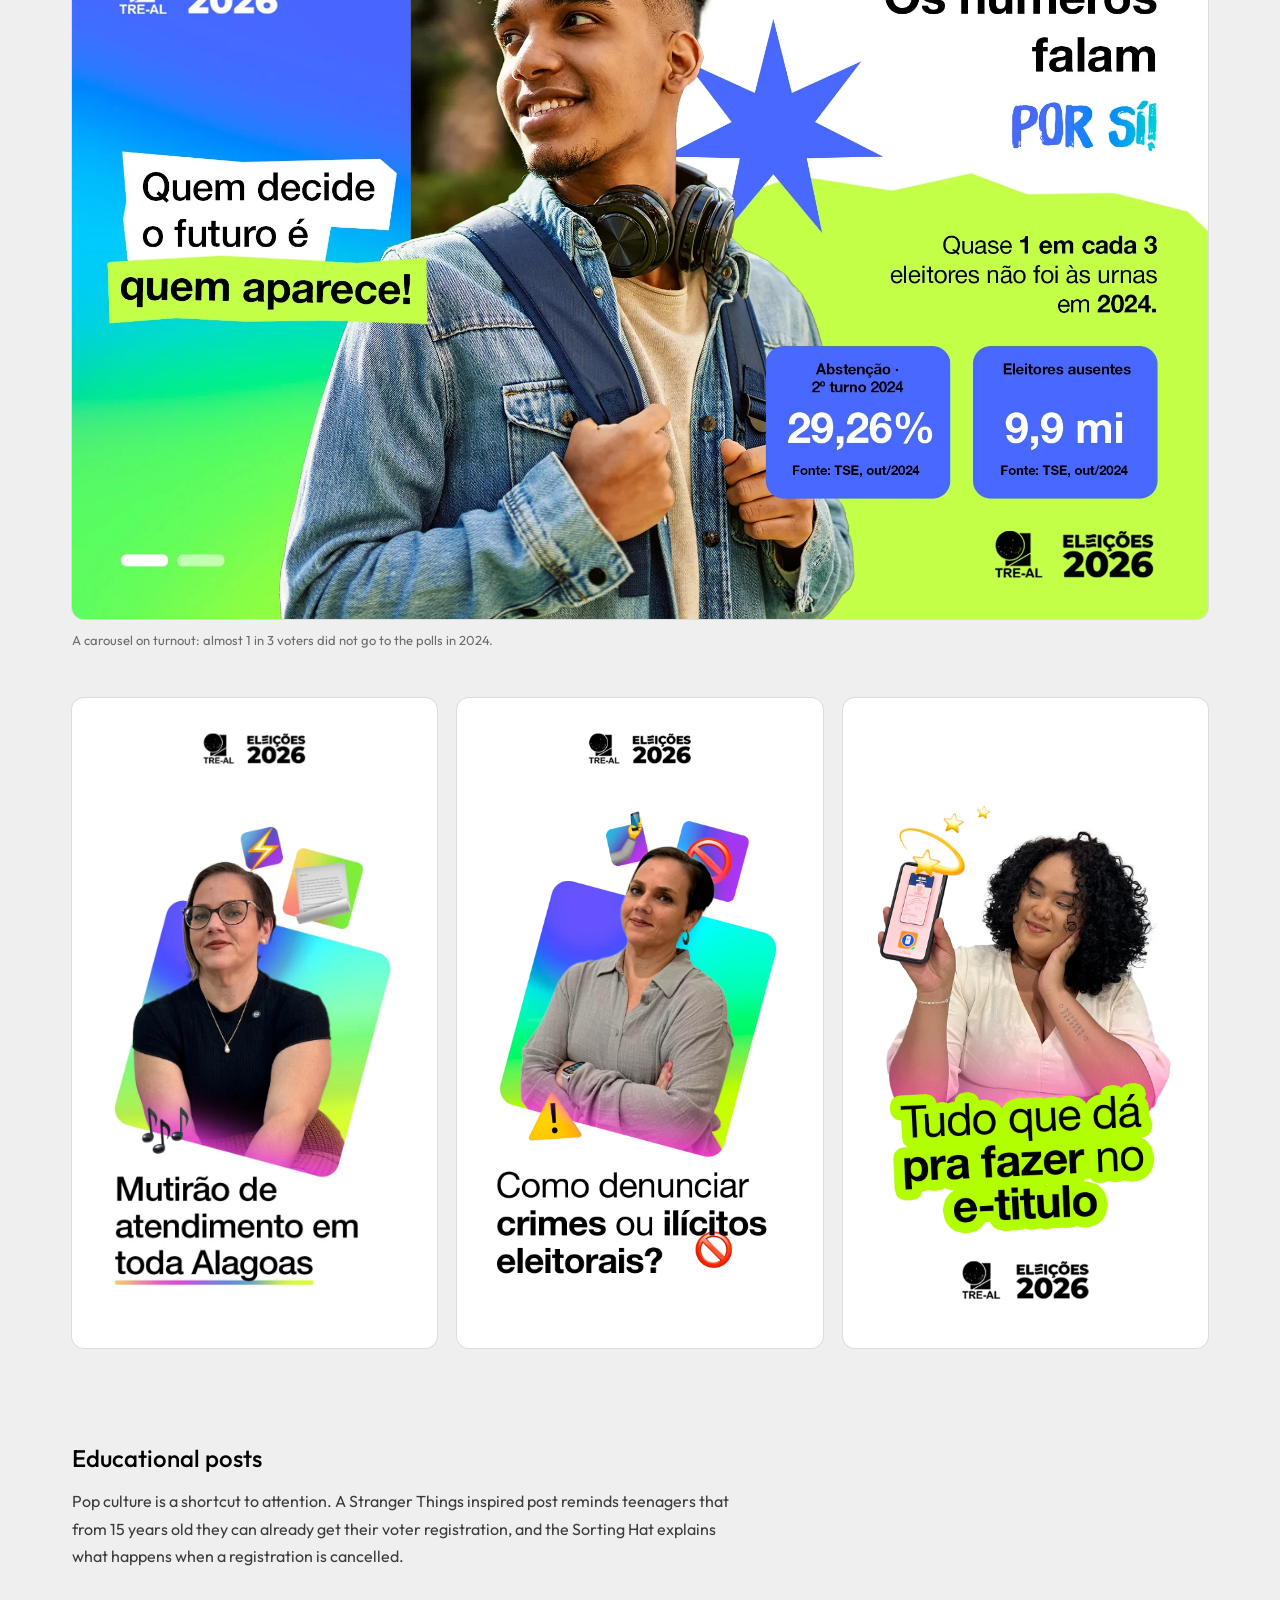
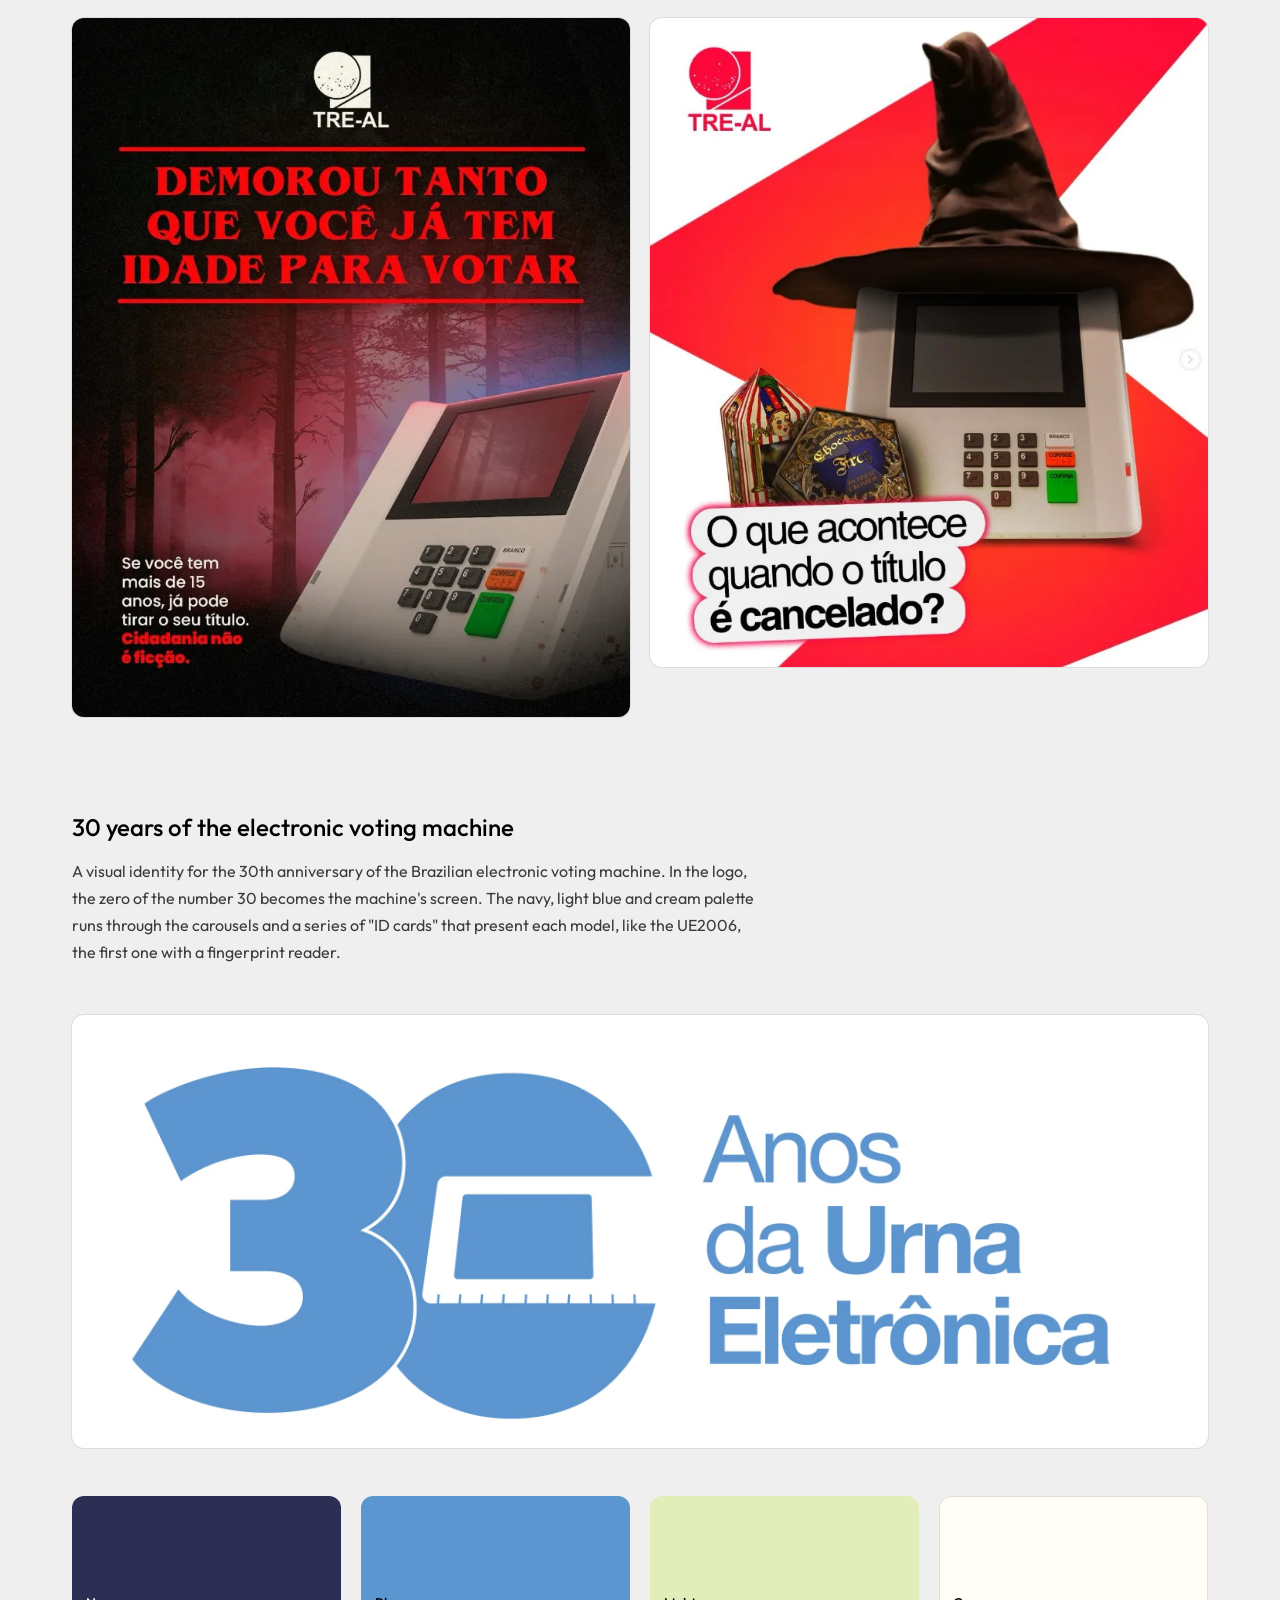
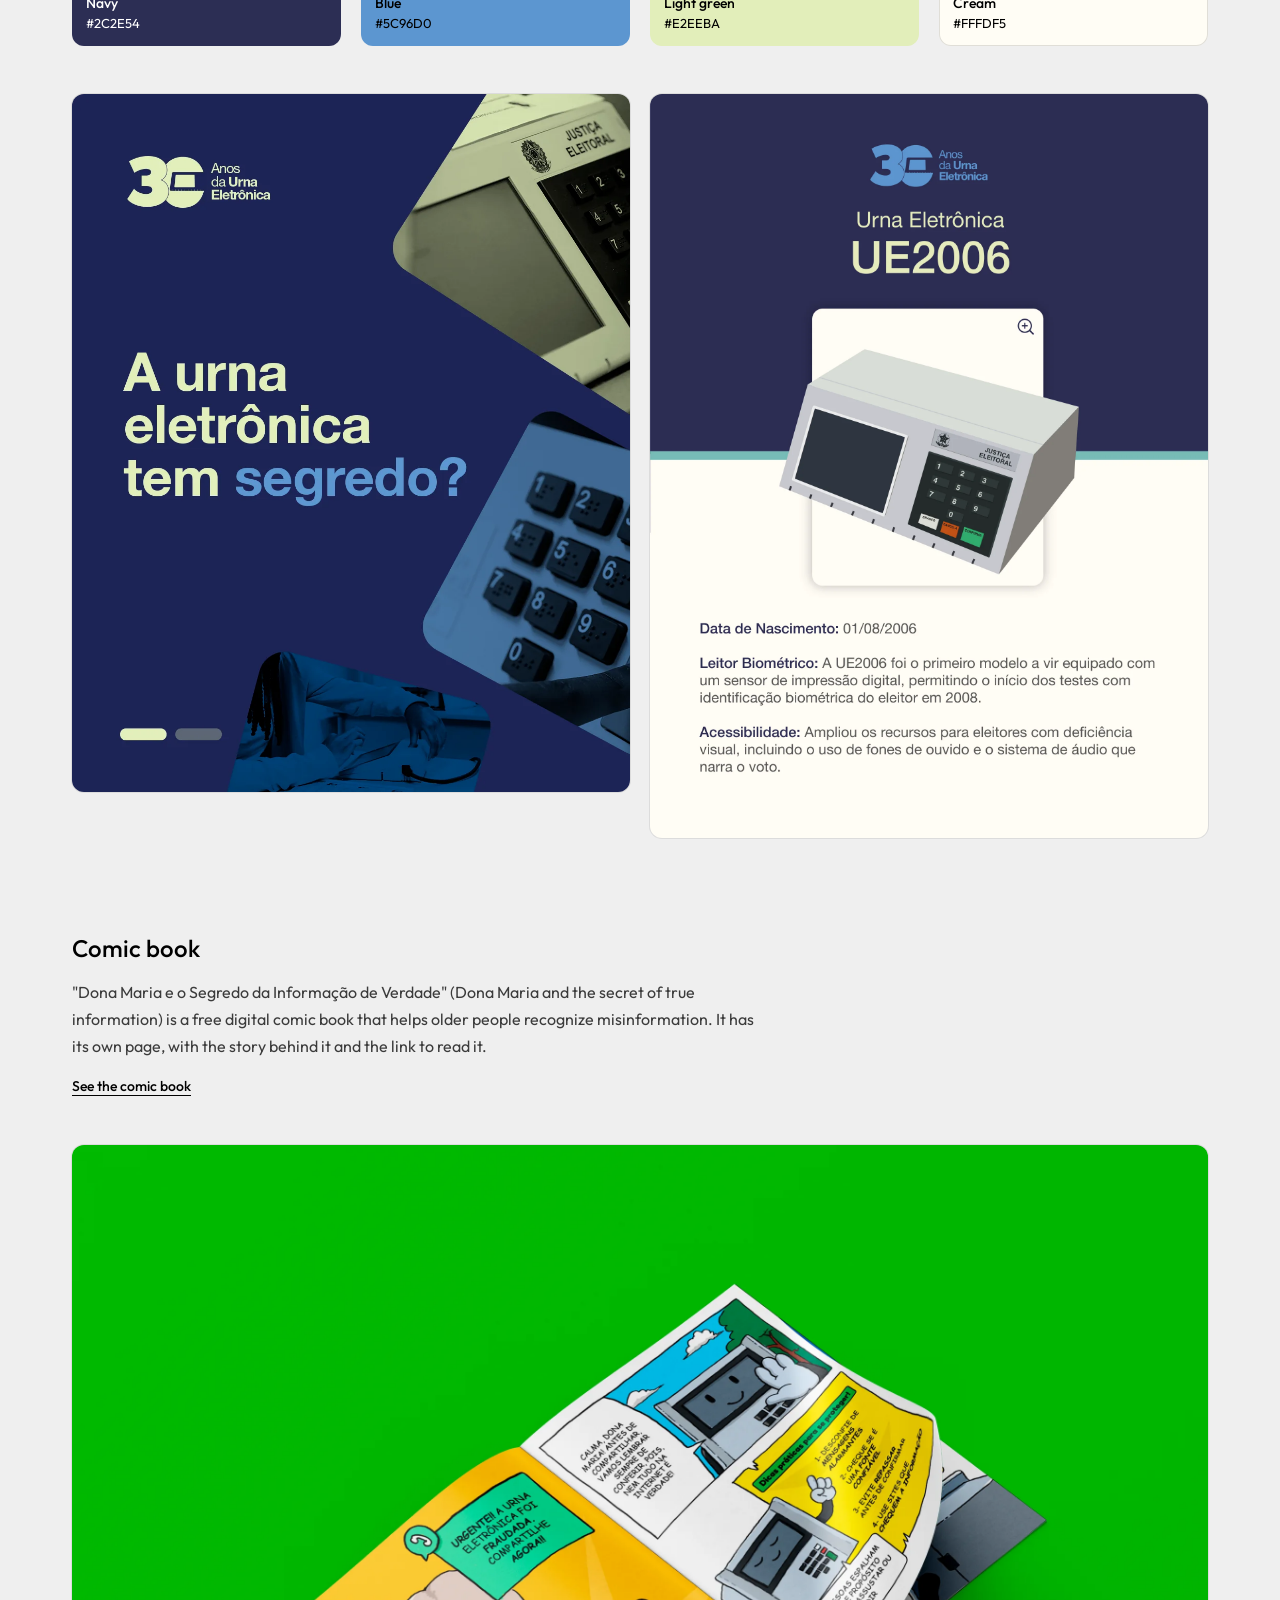
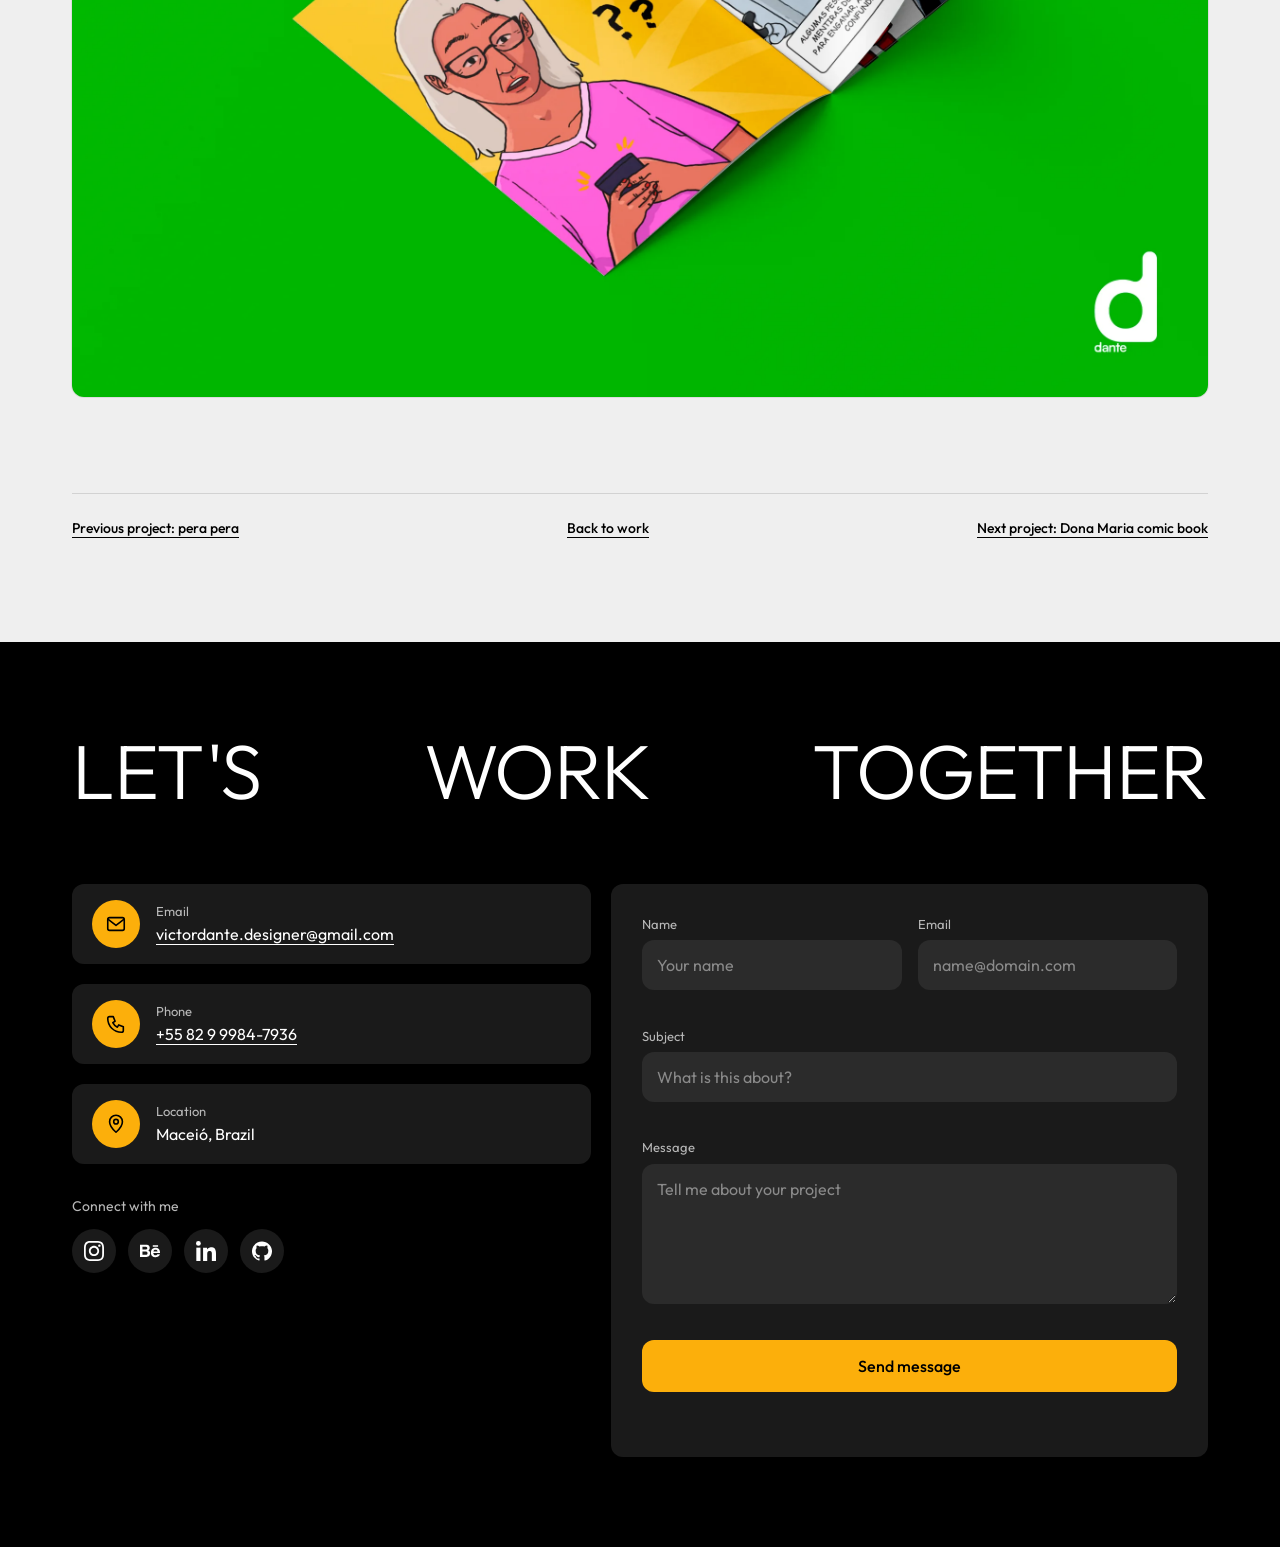
<file: projeto-tre-al.html>
<!DOCTYPE html>
<html lang="en">
<head>
  <meta charset="utf-8">
  <meta name="viewport" content="width=device-width, initial-scale=1">
  <title>TRE-AL Institutional Design &amp; Campaigns | Victor Dante</title>
  <meta name="description" content="Institutional design for TRE-AL, the Regional Electoral Court of Alagoas: Elections 2026 campaign, 30 years of the electronic voting machine and social posts.">
  <link rel="canonical" href="https://victordante1.github.io/personalWebSite/projeto-tre-al.html">
  <meta name="robots" content="index, follow, max-image-preview:large, max-snippet:-1, max-video-preview:-1">
  <meta name="author" content="Victor Dante">
  <meta name="theme-color" content="#000000">

  <!-- Open Graph (WhatsApp, LinkedIn, Facebook) -->
  <meta property="og:type" content="article">
  <meta property="og:site_name" content="dante | Victor Dante">
  <meta property="og:locale" content="en_US">
  <meta property="og:locale:alternate" content="pt_BR">
  <meta property="og:title" content="TRE-AL Institutional Design &amp; Campaigns | Victor Dante">
  <meta property="og:description" content="Institutional design for TRE-AL, the Regional Electoral Court of Alagoas: Elections 2026 campaign, 30 years of the electronic voting machine and social posts.">
  <meta property="og:url" content="https://victordante1.github.io/personalWebSite/projeto-tre-al.html">
  <meta property="og:image" content="https://victordante1.github.io/personalWebSite/img/og/og-tre-al.jpg">
  <meta property="og:image:type" content="image/jpeg">
  <meta property="og:image:width" content="1200">
  <meta property="og:image:height" content="630">
  <meta property="og:image:alt" content="TRE-AL Elections 2026 campaign post with a young voter">
  <meta property="article:author" content="https://victordante1.github.io/personalWebSite/sobre.html">

  <!-- Twitter / X -->
  <meta name="twitter:card" content="summary_large_image">
  <meta name="twitter:title" content="TRE-AL Institutional Design &amp; Campaigns | Victor Dante">
  <meta name="twitter:description" content="Institutional design for TRE-AL, the Regional Electoral Court of Alagoas: Elections 2026 campaign, 30 years of the electronic voting machine and social posts.">
  <meta name="twitter:image" content="https://victordante1.github.io/personalWebSite/img/og/og-tre-al.jpg">
  <meta name="twitter:image:alt" content="TRE-AL Elections 2026 campaign post with a young voter">

  <!-- Ícones -->
  <link rel="icon" href="favicon.ico" sizes="48x48">
  <link rel="icon" type="image/png" sizes="32x32" href="img/icons/favicon-32.png">
  <link rel="icon" type="image/png" sizes="192x192" href="img/icons/favicon-192.png">
  <link rel="apple-touch-icon" href="img/icons/apple-touch-icon.png">
  <link rel="manifest" href="site.webmanifest">
  <link rel="sitemap" type="application/xml" href="sitemap.xml">
  <link rel="preconnect" href="https://fonts.googleapis.com">
  <link rel="preconnect" href="https://fonts.gstatic.com" crossorigin>
  <link href="https://fonts.googleapis.com/css2?family=Outfit:wght@300;400;500&display=swap" rel="stylesheet">
  <link rel="stylesheet" href="css/style.css">
  <script src="js/i18n.js"></script>
  <script src="js/main.js" defer></script>
  <script type="application/ld+json">
  {
    "@context": "https://schema.org",
    "@graph": [
      {
        "@type": "WebPage",
        "@id": "https://victordante1.github.io/personalWebSite/projeto-tre-al.html#webpage",
        "url": "https://victordante1.github.io/personalWebSite/projeto-tre-al.html",
        "name": "TRE-AL Institutional Design & Campaigns | Victor Dante",
        "description": "Institutional design for TRE-AL, the Regional Electoral Court of Alagoas: Elections 2026 campaign, 30 years of the electronic voting machine and social posts.",
        "isPartOf": {
          "@type": "WebSite",
          "@id": "https://victordante1.github.io/personalWebSite/#website",
          "url": "https://victordante1.github.io/personalWebSite/"
        },
        "breadcrumb": {
          "@id": "https://victordante1.github.io/personalWebSite/projeto-tre-al.html#breadcrumb"
        },
        "inLanguage": "en",
        "primaryImageOfPage": "https://victordante1.github.io/personalWebSite/img/og/og-tre-al.jpg",
        "dateModified": "2026-10-14"
      },
      {
        "@type": "BreadcrumbList",
        "@id": "https://victordante1.github.io/personalWebSite/projeto-tre-al.html#breadcrumb",
        "itemListElement": [
          {
            "@type": "ListItem",
            "position": 1,
            "name": "Home",
            "item": "https://victordante1.github.io/personalWebSite/"
          },
          {
            "@type": "ListItem",
            "position": 2,
            "name": "Work",
            "item": "https://victordante1.github.io/personalWebSite/projetos.html"
          },
          {
            "@type": "ListItem",
            "position": 3,
            "name": "TRE-AL institutional design",
            "item": "https://victordante1.github.io/personalWebSite/projeto-tre-al.html"
          }
        ]
      },
      {
        "@type": "CreativeWork",
        "@id": "https://victordante1.github.io/personalWebSite/projeto-tre-al.html#work",
        "name": "TRE-AL institutional design",
        "headline": "TRE-AL Institutional Design & Campaigns",
        "description": "Institutional design for TRE-AL, the Regional Electoral Court of Alagoas: Elections 2026 campaign, 30 years of the electronic voting machine and social posts.",
        "url": "https://victordante1.github.io/personalWebSite/projeto-tre-al.html",
        "image": "https://victordante1.github.io/personalWebSite/img/og/og-tre-al.jpg",
        "genre": "Institutional design",
        "about": "Elections 2026 campaign",
        "keywords": "institutional design, campaign design, social media design, TRE-AL, Elections 2026",
        "inLanguage": "en",
        "creator": {
          "@type": "Person",
          "@id": "https://victordante1.github.io/personalWebSite/#person",
          "name": "Victor Dante",
          "url": "https://victordante1.github.io/personalWebSite/"
        },
        "mainEntityOfPage": {
          "@id": "https://victordante1.github.io/personalWebSite/projeto-tre-al.html#webpage"
        }
      }
    ]
  }
  </script>
</head>
<body data-page="project">
  <a class="skip-link" href="#main">Skip to content</a>
  <nav class="nav" data-nav aria-label="Main">
    <a class="nav__link nav__link--home" href="index.html" aria-label="Home" data-tooltip="Home">
      <svg viewBox="0 0 24 24" fill="none" stroke="currentColor" stroke-width="1.75" stroke-linecap="round" stroke-linejoin="round" aria-hidden="true">
        <path d="M3 10.5 12 3l9 7.5"/><path d="M5 9.5V20h14V9.5"/><path d="M10 20v-6h4v6"/>
      </svg>
    </a>
    <a class="nav__link nav__link--about" href="sobre.html" aria-label="About me" data-tooltip="About me">
      <svg viewBox="0 0 24 24" fill="none" stroke="currentColor" stroke-width="1.75" stroke-linecap="round" stroke-linejoin="round" aria-hidden="true">
        <circle cx="12" cy="8" r="4"/><path d="M4 21c0-4.4 3.6-7 8-7s8 2.6 8 7"/>
      </svg>
    </a>
    <a class="nav__link nav__link--work" href="projetos.html" aria-label="Work" data-tooltip="Work" aria-current="page">
      <svg viewBox="0 0 24 24" fill="none" stroke="currentColor" stroke-width="1.75" stroke-linecap="round" stroke-linejoin="round" aria-hidden="true">
        <path d="M3 6.5A1.5 1.5 0 0 1 4.5 5H9l2 2.5h8.5A1.5 1.5 0 0 1 21 9v9.5a1.5 1.5 0 0 1-1.5 1.5h-15A1.5 1.5 0 0 1 3 18.5z"/>
      </svg>
    </a>
    <a class="nav__link nav__link--contact" href="#contact" aria-label="Contact" data-tooltip="Contact">
      <svg viewBox="0 0 24 24" fill="none" stroke="currentColor" stroke-width="1.75" stroke-linecap="round" stroke-linejoin="round" aria-hidden="true">
        <rect x="3" y="5" width="18" height="14" rx="2"/><path d="m3.5 7 8.5 6.5L20.5 7"/>
      </svg>
    </a>
  </nav>

  <main id="main">
    <section class="hero hero--case" aria-labelledby="project-title">
      <div class="hero__inner">
        <div class="hero__text">
          <h1 class="display" id="project-title">TRE-AL</h1>
          <p class="lead">Institutional design for the Regional Electoral Court of Alagoas: social media campaigns for the 2026 elections, the visual identity for the 30th anniversary of the electronic voting machine and a comic book against misinformation.</p>
        </div>
        <div class="hero__visual">
          <div class="card-stack">
            <div class="card-stack__card card-stack__card--back"><img src="img/tre-al/tre-al-12.webp" alt="" width="1591" height="2251" decoding="async"></div>
            <div class="card-stack__card card-stack__card--front"><img src="img/tre-al/tre-al-01.webp" alt="Elections 2026 post: who decides the future is whoever shows up" width="1080" height="1350" decoding="async" style="object-position: 30% 50%"></div>
          </div>
        </div>
      </div>
    </section>

    <section class="section">
      <article class="case">
          <dl class="case__facts">
            <div><dt>Type</dt><dd>Institutional design</dd></div>
            <div><dt>Client</dt><dd>TRE-AL, Regional Electoral Court of Alagoas</dd></div>
            <div><dt>Scope</dt><dd>Social media, visual identity, editorial and print</dd></div>
          </dl>
          <div class="case__intro">
            <h2 class="h2">About the project</h2>
            <p class="prose">From February 2025 to May 2026 I worked as an in-house designer at the Regional Electoral Court of Alagoas (TRE-AL), creating graphic material for public information campaigns, social media, print and digital content focused on citizenship.</p>
            <p class="prose">The challenge was always the same: turning electoral rules, deadlines and data into pieces that people actually stop to read, without losing the credibility of a public institution.</p>
          </div>

          <div class="case__intro">
            <h3 class="case__subtitle">Elections 2026</h3>
            <p class="prose">For the 2026 elections the communication took on an electric blue and lime palette, gradient frames and sticker-like icons around real people. The carousels speak directly to young voters, while the stories explain how to report electoral crimes, list everything that can be done in the e-Título app and announce service drives across Alagoas.</p>
          </div>
          <figure class="case__media"><img src="img/tre-al/tre-al-carousel.webp" alt="Two-slide carousel: who decides the future is whoever shows up, and the numbers speak for themselves, with abstention data from 2024" width="2160" height="1350" loading="lazy" decoding="async"><figcaption>A carousel on turnout: almost 1 in 3 voters did not go to the polls in 2024.</figcaption></figure>
          <div class="case__gallery case__gallery--three">
            <figure class="case__media"><img src="img/tre-al/tre-al-05.webp" alt="Story announcing a service drive across Alagoas, with a woman inside a colorful gradient frame" width="900" height="1600" loading="lazy" decoding="async"></figure>
            <figure class="case__media"><img src="img/tre-al/tre-al-03.webp" alt="Story explaining how to report electoral crimes, with a woman inside a colorful gradient frame" width="1080" height="1920" loading="lazy" decoding="async"></figure>
            <figure class="case__media"><img src="img/tre-al/tre-al-04.webp" alt="Story listing everything that can be done in the e-Título app, with a smiling woman holding a phone" width="1080" height="1920" loading="lazy" decoding="async"></figure>
          </div>

          <div class="case__intro">
            <h3 class="case__subtitle">Educational posts</h3>
            <p class="prose">Pop culture is a shortcut to attention. A Stranger Things inspired post reminds teenagers that from 15 years old they can already get their voter registration, and the Sorting Hat explains what happens when a registration is cancelled.</p>
          </div>
          <div class="case__gallery case__gallery--even">
            <figure class="case__media"><img src="img/tre-al/tre-al-06.webp" alt="Dark red post in the style of Stranger Things: it took so long that you are already old enough to vote" width="712" height="892" loading="lazy" decoding="async"></figure>
            <figure class="case__media"><img src="img/tre-al/tre-al-07.webp" alt="Electronic voting machine wearing the Sorting Hat, asking what happens when a voter registration is cancelled" width="722" height="840" loading="lazy" decoding="async"></figure>
          </div>

          <div class="case__intro">
            <h3 class="case__subtitle">30 years of the electronic voting machine</h3>
            <p class="prose">A visual identity for the 30th anniversary of the Brazilian electronic voting machine. In the logo, the zero of the number 30 becomes the machine's screen. The navy, light blue and cream palette runs through the carousels and a series of "ID cards" that present each model, like the UE2006, the first one with a fingerprint reader.</p>
          </div>
          <figure class="case__media"><img src="img/tre-al/tre-al-08.webp" alt="Logo for 30 years of the electronic voting machine, in light blue" width="2400" height="916" loading="lazy" decoding="async"></figure>
          <ul class="swatches" aria-label="30 years of the electronic voting machine color palette">
            <li class="swatch" style="--sw: #2c2e54; --sw-ink: #ffffff;"><strong>Navy</strong>#2C2E54</li>
            <li class="swatch" style="--sw: #5c96d0;"><strong>Blue</strong>#5C96D0</li>
            <li class="swatch" style="--sw: #e2eeba;"><strong>Light green</strong>#E2EEBA</li>
            <li class="swatch swatch--outline" style="--sw: #fffdf5;"><strong>Cream</strong>#FFFDF5</li>
          </ul>
          <div class="case__gallery case__gallery--even">
            <figure class="case__media"><img src="img/tre-al/tre-al-09.webp" alt="Navy carousel cover asking if the electronic voting machine has a secret" width="1080" height="1350" loading="lazy" decoding="async"></figure>
            <figure class="case__media"><img src="img/tre-al/tre-al-10.webp" alt="ID card for the UE2006 voting machine, with its date of birth, fingerprint reader and accessibility features" width="1680" height="2240" loading="lazy" decoding="async"></figure>
          </div>

          <div class="case__intro">
            <h3 class="case__subtitle">Comic book</h3>
            <p class="prose">"Dona Maria e o Segredo da Informação de Verdade" (Dona Maria and the secret of true information) is a free digital comic book that helps older people recognize misinformation. It has its own page, with the story behind it and the link to read it.</p>
            <a class="link-more" href="projeto-hq-tre-al.html">See the comic book</a>
          </div>
          <figure class="case__media"><img src="img/tre-al/tre-al-11.webp" alt="Printed comic book open on a green background, showing Dona Maria confused while looking at her phone" width="2400" height="1800" loading="lazy" decoding="async"></figure>
          <nav class="case__nav" aria-label="Projects">
            <a class="link-more" href="projeto-pera-pera.html">Previous project: pera pera</a>
            <a class="link-more" href="projetos.html">Back to work</a>
            <a class="link-more" href="projeto-hq-tre-al.html">Next project: Dona Maria comic book</a>
          </nav>
      </article>
    </section>
  </main>

  <footer class="contact" id="contact">
    <div class="contact__inner">
      <h2 class="contact__title"><span>Let's</span> <span>work</span> <span>together</span></h2>
      <div class="contact__grid">
        <div>
          <ul class="info-list">
            <li class="info"><span class="info__icon"><svg viewBox="0 0 24 24" fill="none" stroke="currentColor" stroke-width="1.75" stroke-linecap="round" stroke-linejoin="round" aria-hidden="true" ><rect x="3" y="5" width="18" height="14" rx="2"/><path d="m3.5 7 8.5 6.5L20.5 7"/></svg></span><div><span class="info__label">Email</span><a class="info__value" href="mailto:victordante.designer@gmail.com">victordante.designer@gmail.com</a></div></li>
            <li class="info"><span class="info__icon"><svg viewBox="0 0 24 24" fill="none" stroke="currentColor" stroke-width="1.75" stroke-linecap="round" stroke-linejoin="round" aria-hidden="true" ><path d="M5 4h4l2 5-2.5 1.5a11 11 0 0 0 5 5L15 13l5 2v4a2 2 0 0 1-2 2A15 15 0 0 1 3 6a2 2 0 0 1 2-2z"/></svg></span><div><span class="info__label">Phone</span><a class="info__value" href="tel:+5582999847936">+55 82 9 9984-7936</a></div></li>
            <li class="info"><span class="info__icon"><svg viewBox="0 0 24 24" fill="none" stroke="currentColor" stroke-width="1.75" stroke-linecap="round" stroke-linejoin="round" aria-hidden="true" ><path d="M12 21s7-6.2 7-11.5A7 7 0 0 0 5 9.5C5 14.8 12 21 12 21z"/><circle cx="12" cy="9.5" r="2.5"/></svg></span><div><span class="info__label">Location</span><span class="info__value">Maceió, Brazil</span></div></li>
          </ul>
          <div class="connect">
            <p class="connect__label">Connect with me</p>
            <ul class="social">
              <li><a href="https://www.instagram.com/dantegrid/" rel="me" aria-label="Instagram"><svg viewBox="0 0 368.28 368.27" fill="currentColor" aria-hidden="true" focusable="false"><g><g><path d="M236.04,368.21l-117.98.06c.05-.36-1.53-.61-2.18-.64l-10.37-.48c-12.93-.59-25.16-3.07-37.5-7.19-30.48-10.2-53.35-34.72-61.55-65.79-2.95-11.17-4.36-21.97-5.43-33.45l-.38-10.53c-.02-.6-.3-2.22-.65-2.14L.03,117.83c.96-3.77.58-7.89.99-12,1.07-10.64,2.45-20.59,5.06-30.97C14.49,41.52,39.73,15.64,72.84,6.31c12.51-3.53,24.91-5.2,38.01-5.6L134.36,0h101.29s22.09.7,22.09.7c69.26,2.23,107.66,40.56,109.82,109.81l.71,22.81v102.73s-.7,21.37-.7,21.37c-.55,16.49-3.21,32.18-9.07,47.41-10.46,27.2-31.8,46.98-59.55,55.77-13.36,4.23-26.75,5.6-40.81,6.66-7.52.57-14.92-.28-22.1.94ZM243.6,334.61c13.83.02,26.1-1.38,38.85-4.07,24.14-5.09,42.28-22.66,47.94-46.67,3.02-12.8,4.42-25.35,4.5-38.75l.46-74.8c.13-21.45-.09-42-1.24-63.34-1.56-29.08-11.48-54.65-39.69-65.58-19.58-7.59-43.35-8.68-64.78-8.69l-45.39-.03c-25.9-.02-51.09-.32-76.95.86-12.01.55-23.16,2.66-34.09,6.91-14.73,5.72-25.7,16.51-31.68,31.1-9.51,23.18-9.05,51.67-9.07,77.2l-.06,71.92c-.02,23.19-.59,49.16,7.27,70.49,7.45,20.21,24.2,34.5,45.3,39.05,13.16,2.83,25.91,4.25,39.69,4.27l118.95.15Z"/><path d="M278.94,183.92c0,52.24-42.35,94.58-94.58,94.58s-94.58-42.35-94.58-94.58,42.35-94.58,94.58-94.58,94.58,42.35,94.58,94.58ZM245.72,183.92c0-33.89-27.48-61.37-61.37-61.37s-61.37,27.48-61.37,61.37,27.48,61.37,61.37,61.37,61.37-27.48,61.37-61.37Z"/><circle cx="282.66" cy="85.62" r="22.1"/></g></g></svg></a></li>
              <li><a href="https://www.behance.net/victordante1" rel="me" aria-label="Behance"><svg viewBox="0 0 384 240.22" fill="currentColor" aria-hidden="true" focusable="false"><g><g><g><path d="M334.43,183.77l47.14-.03c-1.34,9.56-5.56,17.12-11.04,24.31-18.78,24.62-45.89,33.24-76.6,32.08-23.54-.89-45.93-9.78-62.74-26.31-23.06-22.68-24.76-65.7-17.59-96.01,6.69-28.29,27.64-49.85,55.69-57.56,19.36-5.32,39.8-4.75,59.02.83,16.82,4.88,30.13,14.9,40.04,29.1s14.29,30.32,15.32,47.61l.33,22.69h-127.8c.56,17.85,7.27,32.25,23.63,39.28,10.64,4.32,22.21,4.85,33.36,2.04,9.33-2.85,16.67-8.47,21.24-18.03ZM336.23,130.62c-.39-7.88-2.48-14.27-6-20.37-4.34-6.51-10.42-10.98-17.79-13.76-9.3-3.15-19.12-3.33-28.67-.84-16.1,4.49-24.03,18.79-26.46,34.99l78.92-.02Z"/><rect x="281.62" y="-25.12" width="29.25" height="101.72" transform="translate(270.38 321.97) rotate(-89.98)"/></g><path d="M0,234.23V0s116.89.32,116.89.32c12.29.01,23.7,2.15,34.79,6.45,29.05,11.25,40.01,40.32,33.64,70.11-4.02,15.84-13.12,24.63-27.31,31.9,18.3,6.19,31.08,20.39,34.95,38.94,3.53,16.93,1.65,34.21-6.56,49.34-9.63,17.77-25.65,30.08-45.5,34.01-10.78,2.13-21.04,3.24-32.26,3.25L0,234.23ZM138.44,56.94c-1.91-6.49-6.57-10.8-12.87-12.95-7.78-1.96-15.42-2.86-23.61-3.11h-54.66s0,51.67,0,51.67h59.91c7.07-.37,13.58-1.43,19.83-4.19,12.02-4.98,14.89-19.57,11.4-31.42ZM143.94,153.41c-1.48-8.8-7.29-15.21-15.38-18.65-6.17-2.13-12.34-3.04-19.12-3.48h-62.14s0,62.4,0,62.4h61.41c5.88-.36,11.22-1.1,16.7-2.62,16-5.46,21.23-21.61,18.53-37.65Z"/></g></g></svg></a></li>
              <li><a href="https://www.linkedin.com/in/victor-dante/" rel="me" aria-label="LinkedIn"><svg viewBox="0 0 287.3 287.18" fill="currentColor" aria-hidden="true" focusable="false"><g><g><path d="M223.42,159.26c-6.23-15.71-22.59-18.88-38.27-14.99-18.85,4.67-23.15,23.86-23.88,42.22l-.02,100.7h-59.6s0-191.73,0-191.73h57.01s.37,26.26.37,26.26c9.52-15.58,23.75-25.79,41.5-29.31,14.76-2.93,30.05-1.91,44.45,2.44,15.12,4.57,26.67,15.07,33.08,29.33,7.7,17.13,8.9,36.24,9.23,55.24v107.38s-59.59.01-59.59.01l-.03-102.23c-.46-8.93-1.03-17.19-4.25-25.32Z"/><g><rect x="4.74" y="95.43" width="59.59" height="191.73"/><circle cx="34.53" cy="34.53" r="34.53"/></g></g></g></svg></a></li>
              <li><a href="https://github.com/victordante1" aria-label="GitHub" rel="me"><svg viewBox="0 0 384 368.27" fill="currentColor" aria-hidden="true" focusable="false"><g><path d="M383.73,175.13l.27,26.89-.64,3.05c-2.16,22.03-7.69,43.14-17.25,63.14-22.85,47.84-64.88,84.02-115.42,99.65-2.65.82-6.65-.73-8.32-1.92-2.3-1.65-3.34-4.7-3.33-7.93l.16-53.24c.04-11.7-4.21-24.91-12.8-32.91,57.67-5.84,86.58-32.9,87.48-91.61.3-19.46-6.32-37.82-19.68-51.97,6.01-16.47,4.44-33.96-2.1-50.27-18.45-1.15-37.24,9.85-52.31,19.64-31.73-8.48-64.59-8.38-96.16,0-15.28-9.91-34.1-20.79-52.52-19.64-6.54,16.2-8.2,33.86-1.92,50.32-13.21,14.04-19.89,31.99-19.72,51.18.53,59.26,29.9,86.51,87.28,92.55-7.01,6.95-10.54,15.3-11.81,25.05-9.84,4.66-20.93,6.47-31.88,4.03-9.54-2.56-17.31-8.69-22.59-17.11s-11.94-16-21.55-19.67c-6.88-2.62-16.13-3.05-17.99.45-1.67,3.14,5.18,7.23,9.53,10.35,7.78,5.59,13.96,13.64,17.43,22.82,10.69,28.35,37.38,34.79,66.24,28.53l.28,32.22c.02,2.64-1.44,5.68-3.05,6.99-2.01,1.64-5.86,3.19-8.86,2.25-31.46-9.82-59.65-27.87-82.19-51.99C20.89,284.51,3.47,244.22,0,202.02l.28-26.86C8.27,75.32,92.25-.32,192.71,0c99.92.32,183.02,75.97,191.02,175.13Z"/></g></svg></a></li>
            </ul>
          </div>
        </div>
        <form class="form" data-contact-form data-email="victordante.designer@gmail.com" novalidate>
          <div class="form__row">
            <div class="field"><label for="f-name">Name</label><input id="f-name" name="name" type="text" autocomplete="name" placeholder="Your name" aria-describedby="e-name"><span class="field__error" id="e-name" data-error-for="name"></span></div>
            <div class="field"><label for="f-email">Email</label><input id="f-email" name="email" type="email" autocomplete="email" placeholder="name@domain.com" aria-describedby="e-email"><span class="field__error" id="e-email" data-error-for="email"></span></div>
          </div>
          <div class="field"><label for="f-subject">Subject</label><input id="f-subject" name="subject" type="text" placeholder="What is this about?" aria-describedby="e-subject"><span class="field__error" id="e-subject" data-error-for="subject"></span></div>
          <div class="field"><label for="f-message">Message</label><textarea id="f-message" name="message" placeholder="Tell me about your project" aria-describedby="e-message"></textarea><span class="field__error" id="e-message" data-error-for="message"></span></div>
          <button class="btn" type="submit">Send message</button>
          <p class="form__status" data-status role="status" aria-live="polite"></p>
        </form>
      </div>
    </div>
  </footer>
</body>
</html>
</file>
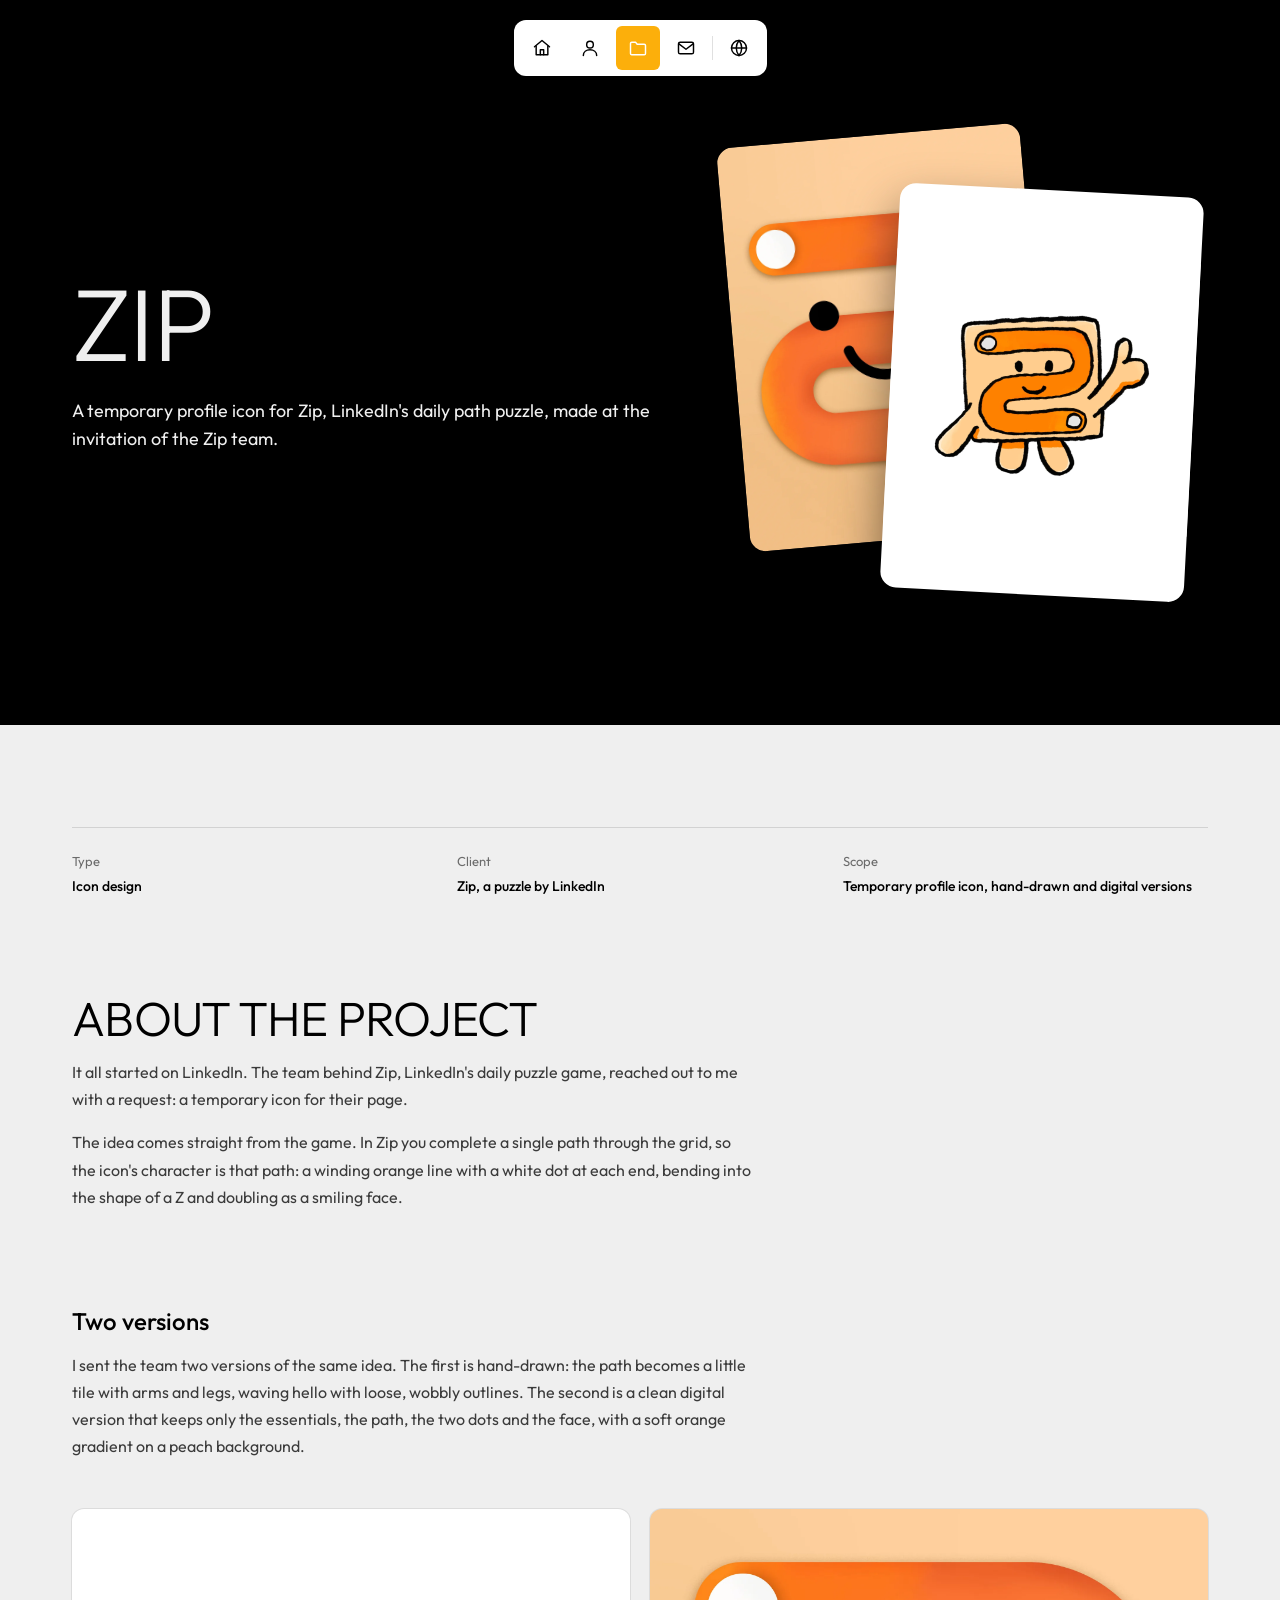
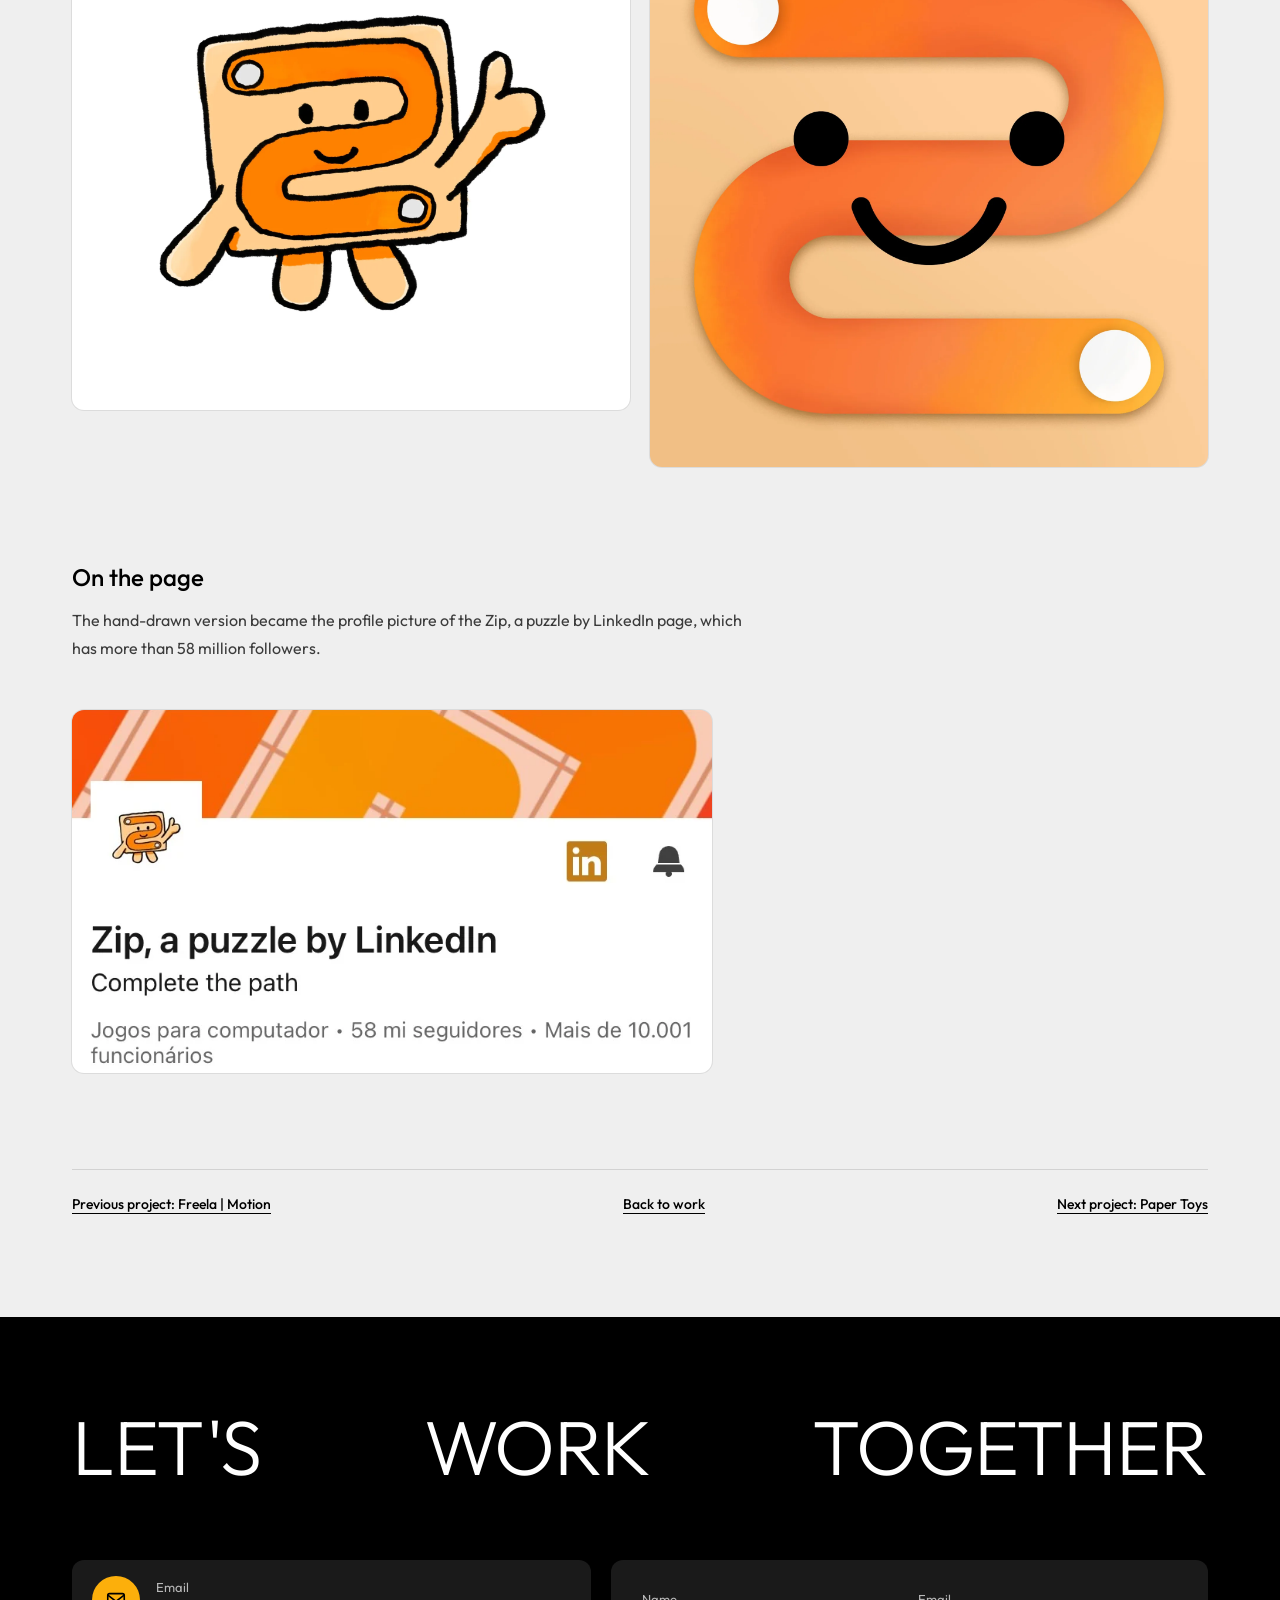
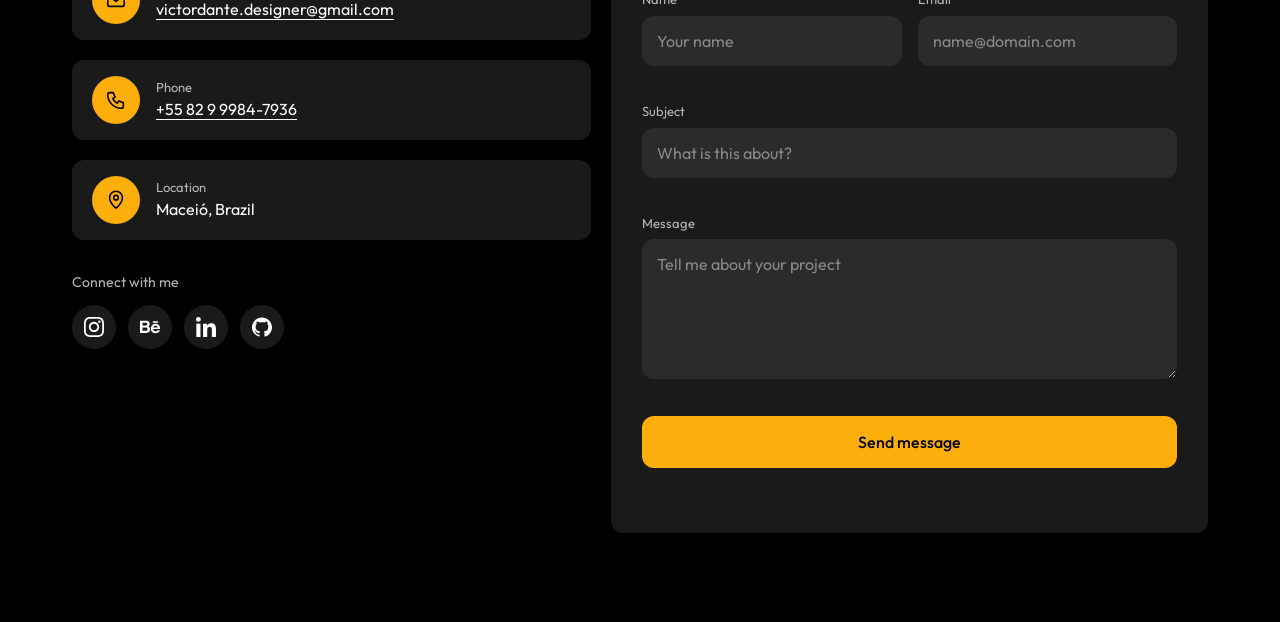
<file: projeto-zip.html>
<!DOCTYPE html>
<html lang="en">
<head>
  <meta charset="utf-8">
  <meta name="viewport" content="width=device-width, initial-scale=1">
  <title>Zip, a puzzle by LinkedIn: Profile Icon | Victor Dante</title>
  <meta name="description" content="A temporary profile icon for Zip, LinkedIn&#39;s daily puzzle game, by Victor Dante: a hand-drawn mascot and a digital version of the Zip path, born from a conversation on LinkedIn.">
  <link rel="canonical" href="https://victordante1.github.io/personalWebSite/projeto-zip.html">
  <meta name="robots" content="index, follow, max-image-preview:large, max-snippet:-1, max-video-preview:-1">
  <meta name="author" content="Victor Dante">
  <meta name="theme-color" content="#000000">

  <!-- Open Graph (WhatsApp, LinkedIn, Facebook) -->
  <meta property="og:type" content="article">
  <meta property="og:site_name" content="dante | Victor Dante">
  <meta property="og:locale" content="en_US">
  <meta property="og:locale:alternate" content="pt_BR">
  <meta property="og:title" content="Zip, a puzzle by LinkedIn: Profile Icon | Victor Dante">
  <meta property="og:description" content="A temporary profile icon for Zip, LinkedIn&#39;s daily puzzle game, by Victor Dante: a hand-drawn mascot and a digital version of the Zip path, born from a conversation on LinkedIn.">
  <meta property="og:url" content="https://victordante1.github.io/personalWebSite/projeto-zip.html">
  <meta property="og:image" content="https://victordante1.github.io/personalWebSite/img/og/og-zip.jpg">
  <meta property="og:image:type" content="image/jpeg">
  <meta property="og:image:width" content="1200">
  <meta property="og:image:height" content="630">
  <meta property="og:image:alt" content="Hand-drawn Zip mascot waving next to the digital Zip icon on a peach background">
  <meta property="article:author" content="https://victordante1.github.io/personalWebSite/sobre.html">

  <!-- Twitter / X -->
  <meta name="twitter:card" content="summary_large_image">
  <meta name="twitter:title" content="Zip, a puzzle by LinkedIn: Profile Icon | Victor Dante">
  <meta name="twitter:description" content="A temporary profile icon for Zip, LinkedIn&#39;s daily puzzle game, by Victor Dante: a hand-drawn mascot and a digital version of the Zip path, born from a conversation on LinkedIn.">
  <meta name="twitter:image" content="https://victordante1.github.io/personalWebSite/img/og/og-zip.jpg">
  <meta name="twitter:image:alt" content="Hand-drawn Zip mascot waving next to the digital Zip icon on a peach background">

  <!-- Ícones -->
  <link rel="icon" href="favicon.ico" sizes="48x48">
  <link rel="icon" type="image/png" sizes="32x32" href="img/icons/favicon-32.png">
  <link rel="icon" type="image/png" sizes="192x192" href="img/icons/favicon-192.png">
  <link rel="apple-touch-icon" href="img/icons/apple-touch-icon.png">
  <link rel="manifest" href="site.webmanifest">
  <link rel="sitemap" type="application/xml" href="sitemap.xml">
  <link rel="preconnect" href="https://fonts.googleapis.com">
  <link rel="preconnect" href="https://fonts.gstatic.com" crossorigin>
  <link href="https://fonts.googleapis.com/css2?family=Outfit:wght@300;400;500&display=swap" rel="stylesheet">
  <link rel="stylesheet" href="css/style.css">
  <script src="js/i18n.js"></script>
  <script src="js/main.js" defer></script>
  <script type="application/ld+json">
  {
    "@context": "https://schema.org",
    "@graph": [
      {
        "@type": "WebPage",
        "@id": "https://victordante1.github.io/personalWebSite/projeto-zip.html#webpage",
        "url": "https://victordante1.github.io/personalWebSite/projeto-zip.html",
        "name": "Zip, a puzzle by LinkedIn: Profile Icon | Victor Dante",
        "description": "A temporary profile icon for Zip, LinkedIn's daily puzzle game, by Victor Dante: a hand-drawn mascot and a digital version of the Zip path, born from a conversation on LinkedIn.",
        "isPartOf": {
          "@type": "WebSite",
          "@id": "https://victordante1.github.io/personalWebSite/#website",
          "url": "https://victordante1.github.io/personalWebSite/"
        },
        "breadcrumb": {
          "@id": "https://victordante1.github.io/personalWebSite/projeto-zip.html#breadcrumb"
        },
        "inLanguage": "en",
        "primaryImageOfPage": "https://victordante1.github.io/personalWebSite/img/og/og-zip.jpg",
        "dateModified": "2026-10-23"
      },
      {
        "@type": "BreadcrumbList",
        "@id": "https://victordante1.github.io/personalWebSite/projeto-zip.html#breadcrumb",
        "itemListElement": [
          {
            "@type": "ListItem",
            "position": 1,
            "name": "Home",
            "item": "https://victordante1.github.io/personalWebSite/"
          },
          {
            "@type": "ListItem",
            "position": 2,
            "name": "Work",
            "item": "https://victordante1.github.io/personalWebSite/projetos.html"
          },
          {
            "@type": "ListItem",
            "position": 3,
            "name": "Zip icon",
            "item": "https://victordante1.github.io/personalWebSite/projeto-zip.html"
          }
        ]
      },
      {
        "@type": "CreativeWork",
        "@id": "https://victordante1.github.io/personalWebSite/projeto-zip.html#work",
        "name": "Zip icon",
        "headline": "Zip, a puzzle by LinkedIn: Profile Icon",
        "description": "A temporary profile icon for Zip, LinkedIn's daily puzzle game, by Victor Dante: a hand-drawn mascot and a digital version of the Zip path, born from a conversation on LinkedIn.",
        "url": "https://victordante1.github.io/personalWebSite/projeto-zip.html",
        "image": "https://victordante1.github.io/personalWebSite/img/og/og-zip.jpg",
        "genre": "Icon design",
        "about": "Profile icon for Zip, a puzzle game by LinkedIn",
        "keywords": "icon design, mascot, illustration, LinkedIn, Zip, puzzle game",
        "inLanguage": "en",
        "creator": {
          "@type": "Person",
          "@id": "https://victordante1.github.io/personalWebSite/#person",
          "name": "Victor Dante",
          "url": "https://victordante1.github.io/personalWebSite/"
        },
        "mainEntityOfPage": {
          "@id": "https://victordante1.github.io/personalWebSite/projeto-zip.html#webpage"
        }
      }
    ]
  }
  </script>
</head>
<body data-page="project">
  <a class="skip-link" href="#main">Skip to content</a>
  <nav class="nav" data-nav aria-label="Main">
    <a class="nav__link nav__link--home" href="index.html" aria-label="Home" data-tooltip="Home">
      <svg viewBox="0 0 24 24" fill="none" stroke="currentColor" stroke-width="1.75" stroke-linecap="round" stroke-linejoin="round" aria-hidden="true">
        <path d="M3 10.5 12 3l9 7.5"/><path d="M5 9.5V20h14V9.5"/><path d="M10 20v-6h4v6"/>
      </svg>
    </a>
    <a class="nav__link nav__link--about" href="sobre.html" aria-label="About me" data-tooltip="About me">
      <svg viewBox="0 0 24 24" fill="none" stroke="currentColor" stroke-width="1.75" stroke-linecap="round" stroke-linejoin="round" aria-hidden="true">
        <circle cx="12" cy="8" r="4"/><path d="M4 21c0-4.4 3.6-7 8-7s8 2.6 8 7"/>
      </svg>
    </a>
    <a class="nav__link nav__link--work" href="projetos.html" aria-label="Work" data-tooltip="Work" aria-current="page">
      <svg viewBox="0 0 24 24" fill="none" stroke="currentColor" stroke-width="1.75" stroke-linecap="round" stroke-linejoin="round" aria-hidden="true">
        <path d="M3 6.5A1.5 1.5 0 0 1 4.5 5H9l2 2.5h8.5A1.5 1.5 0 0 1 21 9v9.5a1.5 1.5 0 0 1-1.5 1.5h-15A1.5 1.5 0 0 1 3 18.5z"/>
      </svg>
    </a>
    <a class="nav__link nav__link--contact" href="#contact" aria-label="Contact" data-tooltip="Contact">
      <svg viewBox="0 0 24 24" fill="none" stroke="currentColor" stroke-width="1.75" stroke-linecap="round" stroke-linejoin="round" aria-hidden="true">
        <rect x="3" y="5" width="18" height="14" rx="2"/><path d="m3.5 7 8.5 6.5L20.5 7"/>
      </svg>
    </a>
  </nav>

  <main id="main">
    <section class="hero hero--case" aria-labelledby="project-title">
      <div class="hero__inner">
        <div class="hero__text">
          <h1 class="display" id="project-title">Zip</h1>
          <p class="lead">A temporary profile icon for Zip, LinkedIn's daily path puzzle, made at the invitation of the Zip team.</p>
        </div>
        <div class="hero__visual">
          <div class="card-stack">
            <div class="card-stack__card card-stack__card--back"><img src="img/zip/zip-hero.webp" alt="" width="1500" height="2000" decoding="async"></div>
            <div class="card-stack__card card-stack__card--front" style="background: #ffffff"><img src="img/zip/zip-01.webp" alt="Hand-drawn Zip mascot waving" width="1900" height="1707" decoding="async" style="object-fit: contain"></div>
          </div>
        </div>
      </div>
    </section>

    <section class="section">
      <article class="case">
          <dl class="case__facts">
            <div><dt>Type</dt><dd>Icon design</dd></div>
            <div><dt>Client</dt><dd>Zip, a puzzle by LinkedIn</dd></div>
            <div><dt>Scope</dt><dd>Temporary profile icon, hand-drawn and digital versions</dd></div>
          </dl>
          <div class="case__intro">
            <h2 class="h2">About the project</h2>
            <p class="prose">It all started on LinkedIn. The team behind Zip, LinkedIn's daily puzzle game, reached out to me with a request: a temporary icon for their page.</p>
            <p class="prose">The idea comes straight from the game. In Zip you complete a single path through the grid, so the icon's character is that path: a winding orange line with a white dot at each end, bending into the shape of a Z and doubling as a smiling face.</p>
          </div>

          <div class="case__intro">
            <h3 class="case__subtitle">Two versions</h3>
            <p class="prose">I sent the team two versions of the same idea. The first is hand-drawn: the path becomes a little tile with arms and legs, waving hello with loose, wobbly outlines. The second is a clean digital version that keeps only the essentials, the path, the two dots and the face, with a soft orange gradient on a peach background.</p>
          </div>
          <div class="case__gallery case__gallery--even">
            <figure class="case__media"><img src="img/zip/zip-01.webp" alt="Hand-drawn Zip mascot: an orange tile with the Zip path, a smiling face, arms and legs, waving" width="1900" height="1707" loading="lazy" decoding="async"></figure>
            <figure class="case__media"><img src="img/zip/zip-02.webp" alt="Digital Zip icon: an orange path with white dots at each end and a smiling face on a peach background" width="1900" height="1900" loading="lazy" decoding="async"></figure>
          </div>

          <div class="case__intro">
            <h3 class="case__subtitle">On the page</h3>
            <p class="prose">The hand-drawn version became the profile picture of the Zip, a puzzle by LinkedIn page, which has more than 58 million followers.</p>
          </div>
          <figure class="case__media" style="max-width: 640px"><img src="img/zip/zip-03.webp" alt="Header of the Zip, a puzzle by LinkedIn page, with the hand-drawn mascot as its profile picture" width="828" height="470" loading="lazy" decoding="async"></figure>
          <nav class="case__nav" aria-label="Projects">
            <a class="link-more" href="projeto-freela.html">Previous project: Freela | Motion</a>
            <a class="link-more" href="projetos.html">Back to work</a>
            <a class="link-more" href="projeto-paper-toys.html">Next project: Paper Toys</a>
          </nav>
      </article>
    </section>
  </main>

  <footer class="contact" id="contact">
    <div class="contact__inner">
      <h2 class="contact__title"><span>Let's</span> <span>work</span> <span>together</span></h2>
      <div class="contact__grid">
        <div>
          <ul class="info-list">
            <li class="info"><span class="info__icon"><svg viewBox="0 0 24 24" fill="none" stroke="currentColor" stroke-width="1.75" stroke-linecap="round" stroke-linejoin="round" aria-hidden="true" ><rect x="3" y="5" width="18" height="14" rx="2"/><path d="m3.5 7 8.5 6.5L20.5 7"/></svg></span><div><span class="info__label">Email</span><a class="info__value" href="mailto:victordante.designer@gmail.com">victordante.designer@gmail.com</a></div></li>
            <li class="info"><span class="info__icon"><svg viewBox="0 0 24 24" fill="none" stroke="currentColor" stroke-width="1.75" stroke-linecap="round" stroke-linejoin="round" aria-hidden="true" ><path d="M5 4h4l2 5-2.5 1.5a11 11 0 0 0 5 5L15 13l5 2v4a2 2 0 0 1-2 2A15 15 0 0 1 3 6a2 2 0 0 1 2-2z"/></svg></span><div><span class="info__label">Phone</span><a class="info__value" href="tel:+5582999847936">+55 82 9 9984-7936</a></div></li>
            <li class="info"><span class="info__icon"><svg viewBox="0 0 24 24" fill="none" stroke="currentColor" stroke-width="1.75" stroke-linecap="round" stroke-linejoin="round" aria-hidden="true" ><path d="M12 21s7-6.2 7-11.5A7 7 0 0 0 5 9.5C5 14.8 12 21 12 21z"/><circle cx="12" cy="9.5" r="2.5"/></svg></span><div><span class="info__label">Location</span><span class="info__value">Maceió, Brazil</span></div></li>
          </ul>
          <div class="connect">
            <p class="connect__label">Connect with me</p>
            <ul class="social">
              <li><a href="https://www.instagram.com/dantegrid/" rel="me" aria-label="Instagram"><svg viewBox="0 0 368.28 368.27" fill="currentColor" aria-hidden="true" focusable="false"><g><g><path d="M236.04,368.21l-117.98.06c.05-.36-1.53-.61-2.18-.64l-10.37-.48c-12.93-.59-25.16-3.07-37.5-7.19-30.48-10.2-53.35-34.72-61.55-65.79-2.95-11.17-4.36-21.97-5.43-33.45l-.38-10.53c-.02-.6-.3-2.22-.65-2.14L.03,117.83c.96-3.77.58-7.89.99-12,1.07-10.64,2.45-20.59,5.06-30.97C14.49,41.52,39.73,15.64,72.84,6.31c12.51-3.53,24.91-5.2,38.01-5.6L134.36,0h101.29s22.09.7,22.09.7c69.26,2.23,107.66,40.56,109.82,109.81l.71,22.81v102.73s-.7,21.37-.7,21.37c-.55,16.49-3.21,32.18-9.07,47.41-10.46,27.2-31.8,46.98-59.55,55.77-13.36,4.23-26.75,5.6-40.81,6.66-7.52.57-14.92-.28-22.1.94ZM243.6,334.61c13.83.02,26.1-1.38,38.85-4.07,24.14-5.09,42.28-22.66,47.94-46.67,3.02-12.8,4.42-25.35,4.5-38.75l.46-74.8c.13-21.45-.09-42-1.24-63.34-1.56-29.08-11.48-54.65-39.69-65.58-19.58-7.59-43.35-8.68-64.78-8.69l-45.39-.03c-25.9-.02-51.09-.32-76.95.86-12.01.55-23.16,2.66-34.09,6.91-14.73,5.72-25.7,16.51-31.68,31.1-9.51,23.18-9.05,51.67-9.07,77.2l-.06,71.92c-.02,23.19-.59,49.16,7.27,70.49,7.45,20.21,24.2,34.5,45.3,39.05,13.16,2.83,25.91,4.25,39.69,4.27l118.95.15Z"/><path d="M278.94,183.92c0,52.24-42.35,94.58-94.58,94.58s-94.58-42.35-94.58-94.58,42.35-94.58,94.58-94.58,94.58,42.35,94.58,94.58ZM245.72,183.92c0-33.89-27.48-61.37-61.37-61.37s-61.37,27.48-61.37,61.37,27.48,61.37,61.37,61.37,61.37-27.48,61.37-61.37Z"/><circle cx="282.66" cy="85.62" r="22.1"/></g></g></svg></a></li>
              <li><a href="https://www.behance.net/victordante1" rel="me" aria-label="Behance"><svg viewBox="0 0 384 240.22" fill="currentColor" aria-hidden="true" focusable="false"><g><g><g><path d="M334.43,183.77l47.14-.03c-1.34,9.56-5.56,17.12-11.04,24.31-18.78,24.62-45.89,33.24-76.6,32.08-23.54-.89-45.93-9.78-62.74-26.31-23.06-22.68-24.76-65.7-17.59-96.01,6.69-28.29,27.64-49.85,55.69-57.56,19.36-5.32,39.8-4.75,59.02.83,16.82,4.88,30.13,14.9,40.04,29.1s14.29,30.32,15.32,47.61l.33,22.69h-127.8c.56,17.85,7.27,32.25,23.63,39.28,10.64,4.32,22.21,4.85,33.36,2.04,9.33-2.85,16.67-8.47,21.24-18.03ZM336.23,130.62c-.39-7.88-2.48-14.27-6-20.37-4.34-6.51-10.42-10.98-17.79-13.76-9.3-3.15-19.12-3.33-28.67-.84-16.1,4.49-24.03,18.79-26.46,34.99l78.92-.02Z"/><rect x="281.62" y="-25.12" width="29.25" height="101.72" transform="translate(270.38 321.97) rotate(-89.98)"/></g><path d="M0,234.23V0s116.89.32,116.89.32c12.29.01,23.7,2.15,34.79,6.45,29.05,11.25,40.01,40.32,33.64,70.11-4.02,15.84-13.12,24.63-27.31,31.9,18.3,6.19,31.08,20.39,34.95,38.94,3.53,16.93,1.65,34.21-6.56,49.34-9.63,17.77-25.65,30.08-45.5,34.01-10.78,2.13-21.04,3.24-32.26,3.25L0,234.23ZM138.44,56.94c-1.91-6.49-6.57-10.8-12.87-12.95-7.78-1.96-15.42-2.86-23.61-3.11h-54.66s0,51.67,0,51.67h59.91c7.07-.37,13.58-1.43,19.83-4.19,12.02-4.98,14.89-19.57,11.4-31.42ZM143.94,153.41c-1.48-8.8-7.29-15.21-15.38-18.65-6.17-2.13-12.34-3.04-19.12-3.48h-62.14s0,62.4,0,62.4h61.41c5.88-.36,11.22-1.1,16.7-2.62,16-5.46,21.23-21.61,18.53-37.65Z"/></g></g></svg></a></li>
              <li><a href="https://www.linkedin.com/in/victor-dante/" rel="me" aria-label="LinkedIn"><svg viewBox="0 0 287.3 287.18" fill="currentColor" aria-hidden="true" focusable="false"><g><g><path d="M223.42,159.26c-6.23-15.71-22.59-18.88-38.27-14.99-18.85,4.67-23.15,23.86-23.88,42.22l-.02,100.7h-59.6s0-191.73,0-191.73h57.01s.37,26.26.37,26.26c9.52-15.58,23.75-25.79,41.5-29.31,14.76-2.93,30.05-1.91,44.45,2.44,15.12,4.57,26.67,15.07,33.08,29.33,7.7,17.13,8.9,36.24,9.23,55.24v107.38s-59.59.01-59.59.01l-.03-102.23c-.46-8.93-1.03-17.19-4.25-25.32Z"/><g><rect x="4.74" y="95.43" width="59.59" height="191.73"/><circle cx="34.53" cy="34.53" r="34.53"/></g></g></g></svg></a></li>
              <li><a href="https://github.com/victordante1" aria-label="GitHub" rel="me"><svg viewBox="0 0 384 368.27" fill="currentColor" aria-hidden="true" focusable="false"><g><path d="M383.73,175.13l.27,26.89-.64,3.05c-2.16,22.03-7.69,43.14-17.25,63.14-22.85,47.84-64.88,84.02-115.42,99.65-2.65.82-6.65-.73-8.32-1.92-2.3-1.65-3.34-4.7-3.33-7.93l.16-53.24c.04-11.7-4.21-24.91-12.8-32.91,57.67-5.84,86.58-32.9,87.48-91.61.3-19.46-6.32-37.82-19.68-51.97,6.01-16.47,4.44-33.96-2.1-50.27-18.45-1.15-37.24,9.85-52.31,19.64-31.73-8.48-64.59-8.38-96.16,0-15.28-9.91-34.1-20.79-52.52-19.64-6.54,16.2-8.2,33.86-1.92,50.32-13.21,14.04-19.89,31.99-19.72,51.18.53,59.26,29.9,86.51,87.28,92.55-7.01,6.95-10.54,15.3-11.81,25.05-9.84,4.66-20.93,6.47-31.88,4.03-9.54-2.56-17.31-8.69-22.59-17.11s-11.94-16-21.55-19.67c-6.88-2.62-16.13-3.05-17.99.45-1.67,3.14,5.18,7.23,9.53,10.35,7.78,5.59,13.96,13.64,17.43,22.82,10.69,28.35,37.38,34.79,66.24,28.53l.28,32.22c.02,2.64-1.44,5.68-3.05,6.99-2.01,1.64-5.86,3.19-8.86,2.25-31.46-9.82-59.65-27.87-82.19-51.99C20.89,284.51,3.47,244.22,0,202.02l.28-26.86C8.27,75.32,92.25-.32,192.71,0c99.92.32,183.02,75.97,191.02,175.13Z"/></g></svg></a></li>
            </ul>
          </div>
        </div>
        <form class="form" data-contact-form data-email="victordante.designer@gmail.com" novalidate>
          <div class="form__row">
            <div class="field"><label for="f-name">Name</label><input id="f-name" name="name" type="text" autocomplete="name" placeholder="Your name" aria-describedby="e-name"><span class="field__error" id="e-name" data-error-for="name"></span></div>
            <div class="field"><label for="f-email">Email</label><input id="f-email" name="email" type="email" autocomplete="email" placeholder="name@domain.com" aria-describedby="e-email"><span class="field__error" id="e-email" data-error-for="email"></span></div>
          </div>
          <div class="field"><label for="f-subject">Subject</label><input id="f-subject" name="subject" type="text" placeholder="What is this about?" aria-describedby="e-subject"><span class="field__error" id="e-subject" data-error-for="subject"></span></div>
          <div class="field"><label for="f-message">Message</label><textarea id="f-message" name="message" placeholder="Tell me about your project" aria-describedby="e-message"></textarea><span class="field__error" id="e-message" data-error-for="message"></span></div>
          <button class="btn" type="submit">Send message</button>
          <p class="form__status" data-status role="status" aria-live="polite"></p>
        </form>
      </div>
    </div>
  </footer>
</body>
</html>
</file>
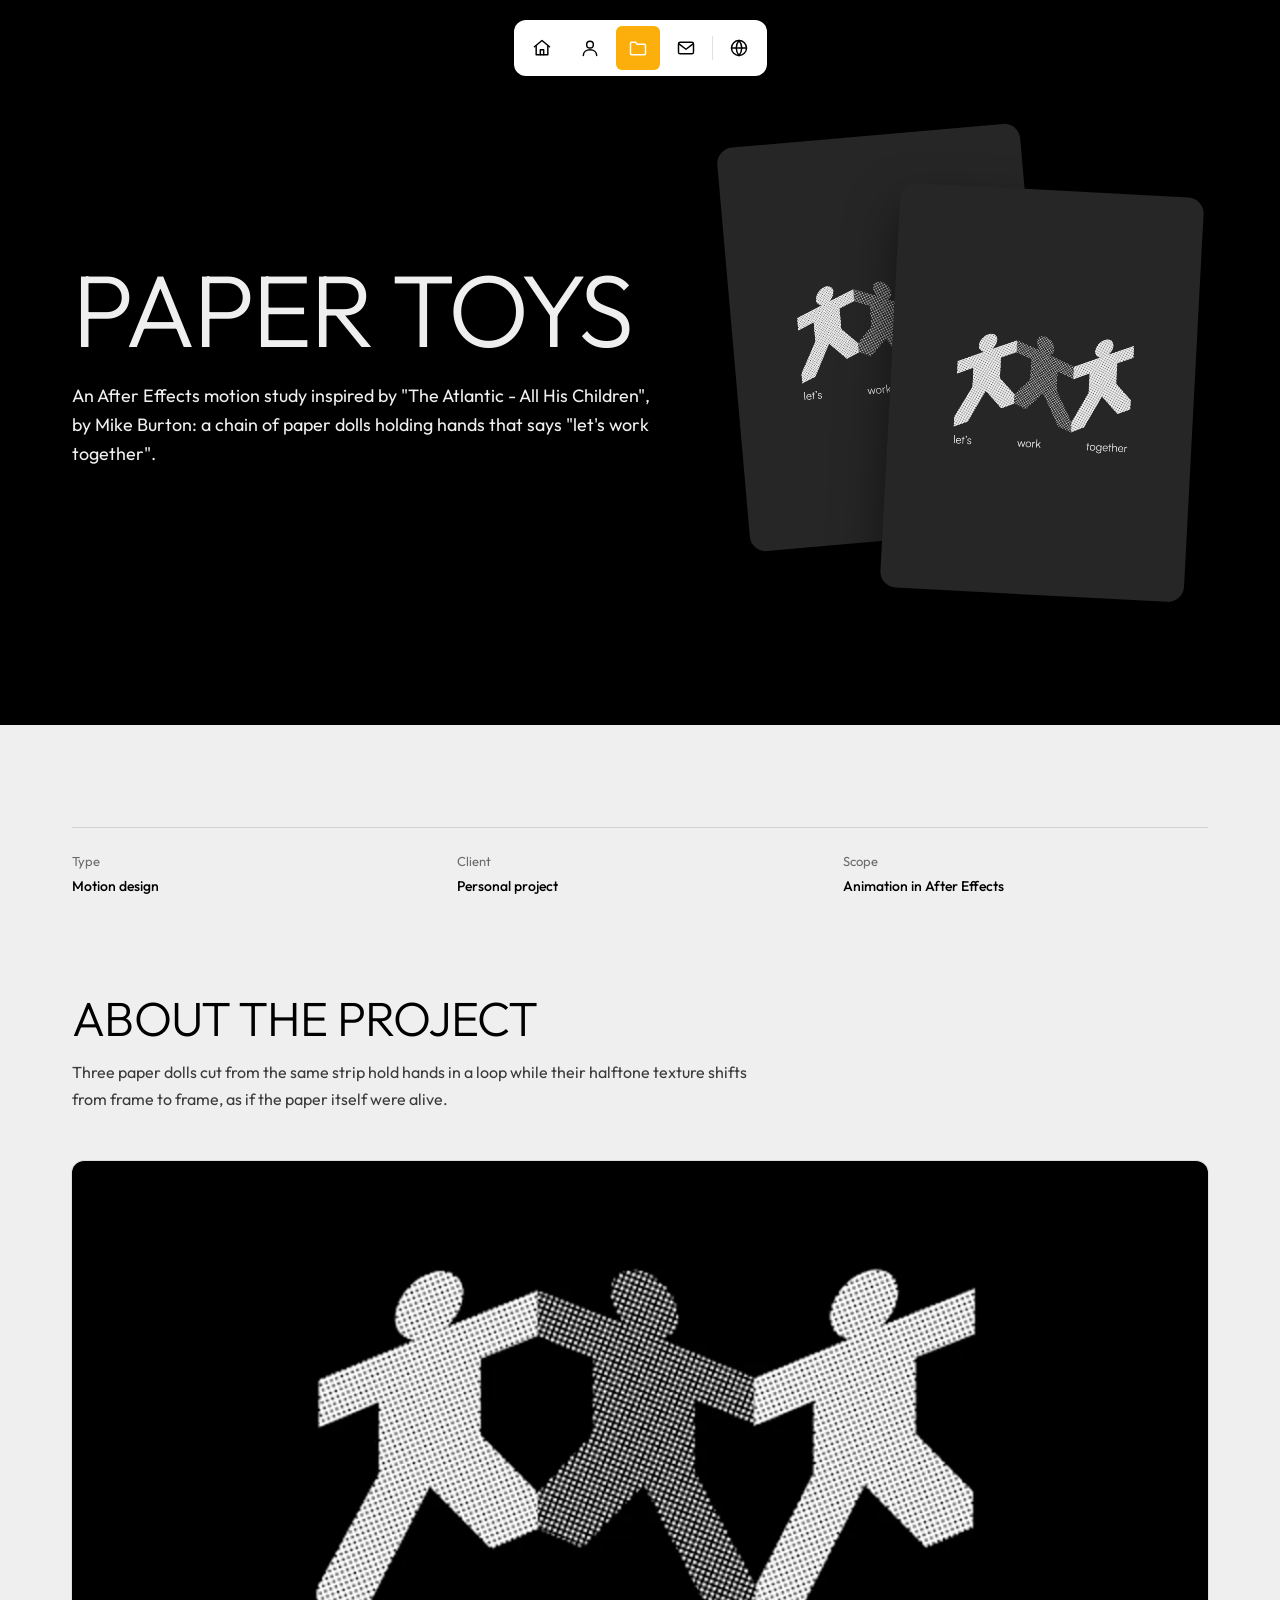
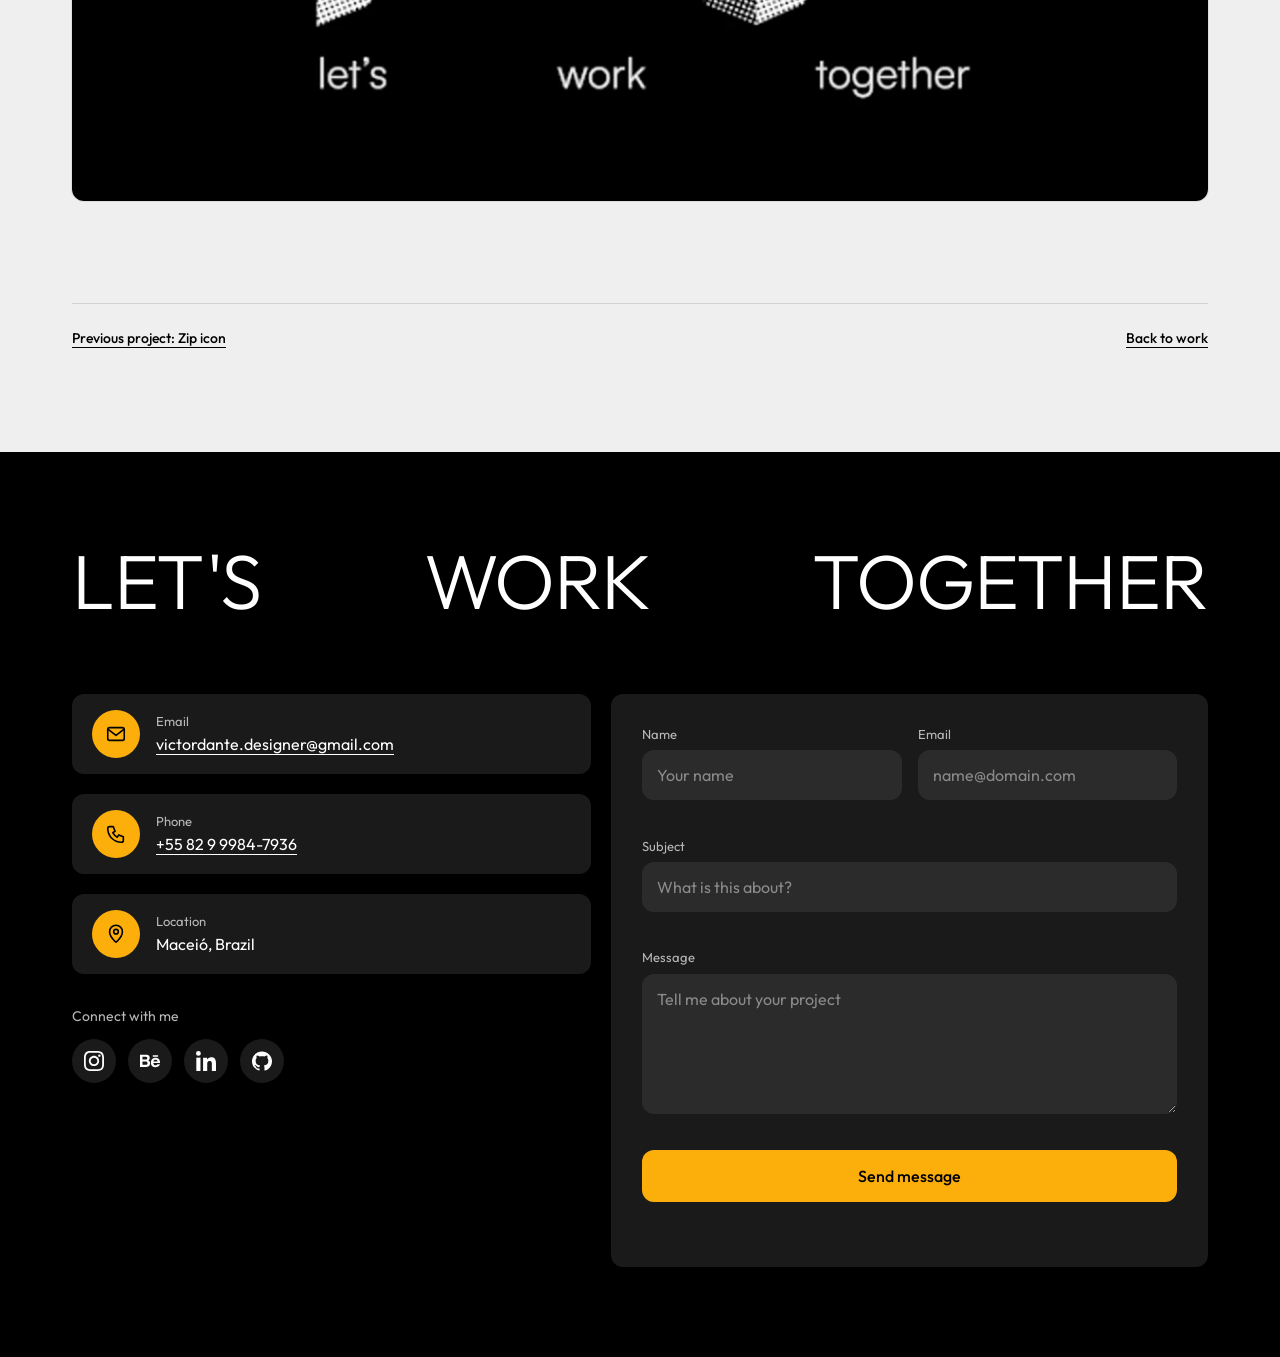
<file: projeto.html>
<!DOCTYPE html>
<html lang="en">
<head>
  <meta charset="utf-8">
  <meta name="viewport" content="width=device-width, initial-scale=1">
  <!-- Endereço antigo do projeto Paper Toys: redireciona para a página nova e fica fora do Google -->
  <title>Paper Toys | Victor Dante</title>
  <meta name="robots" content="noindex, follow">
  <link rel="canonical" href="https://victordante1.github.io/personalWebSite/projeto-paper-toys.html">
  <meta http-equiv="refresh" content="0; url=projeto-paper-toys.html">
  <script>location.replace("projeto-paper-toys.html" + location.search + location.hash);</script>
</head>
<body>
  <p>This page has moved: <a href="projeto-paper-toys.html">Paper Toys</a>.</p>
</body>
</html>
</file>
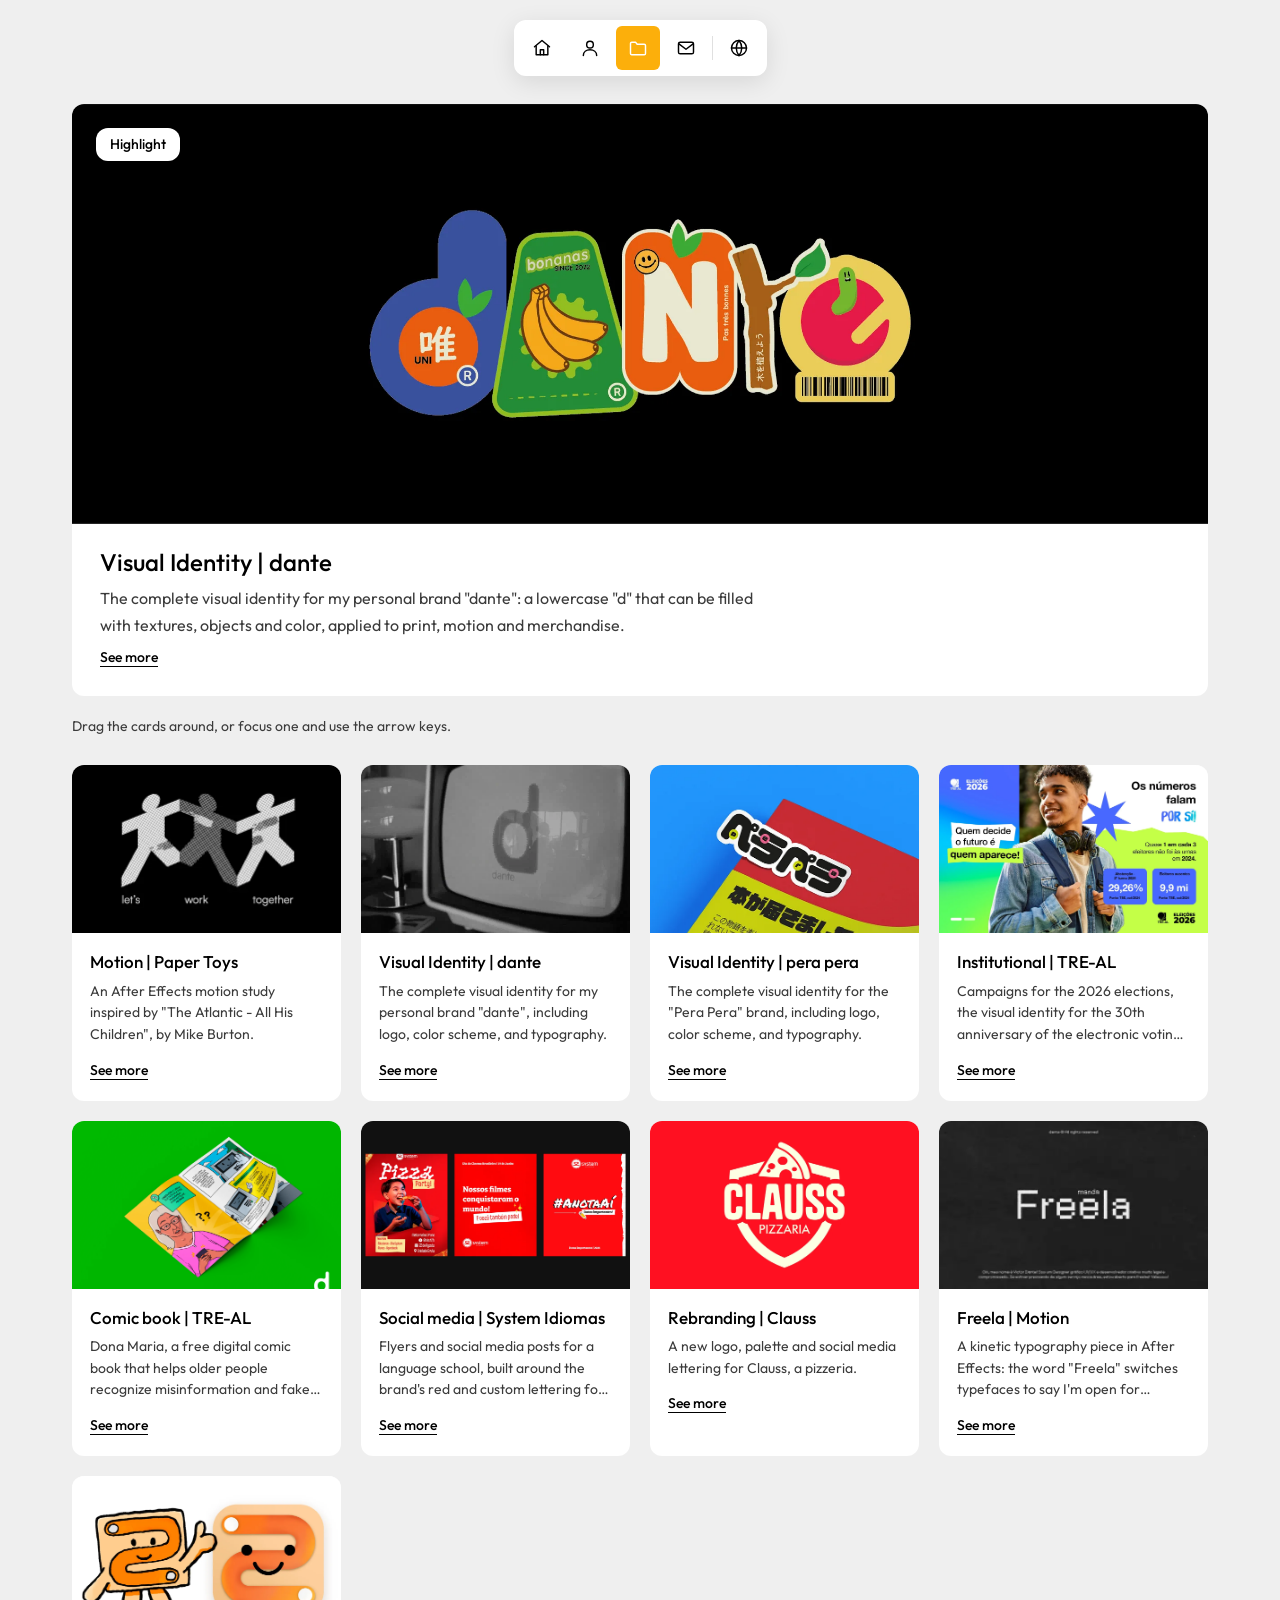
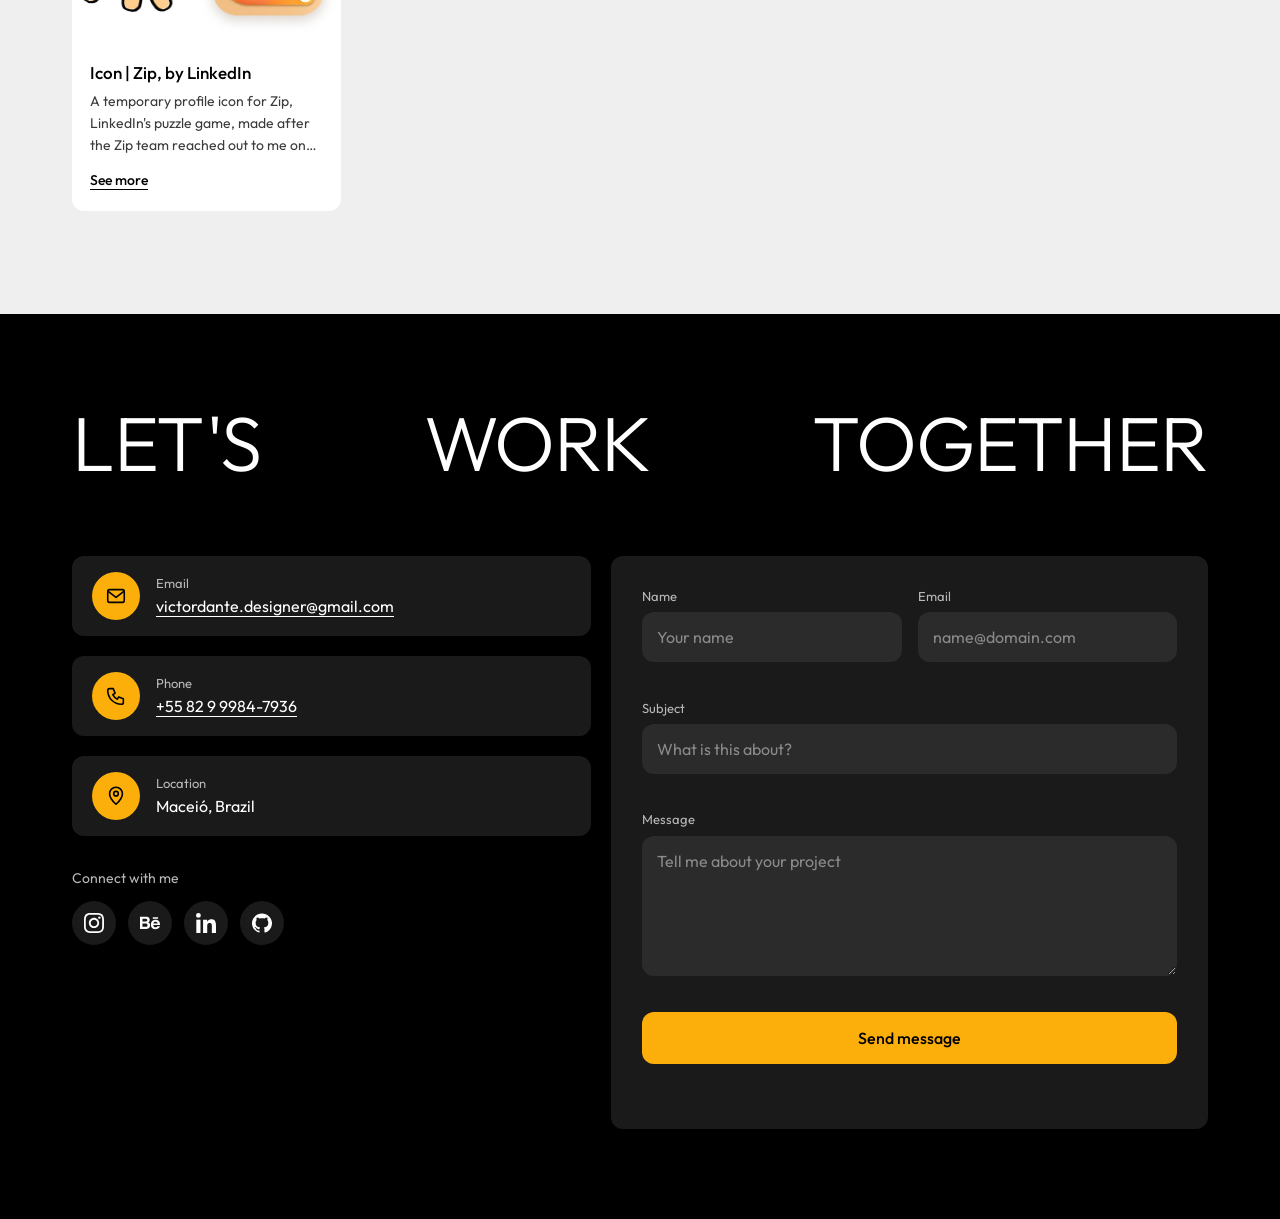
<file: projetos.html>
<!DOCTYPE html>
<html lang="en">
<head>
  <meta charset="utf-8">
  <meta name="viewport" content="width=device-width, initial-scale=1">
  <title>Work: Branding, Motion &amp; Web Design | Victor Dante</title>
  <meta name="description" content="Selected projects by Victor Dante: visual identities, rebranding, motion design, social media and institutional campaigns for brands in Brazil.">
  <link rel="canonical" href="https://victordante1.github.io/personalWebSite/projetos.html">
  <meta name="robots" content="index, follow, max-image-preview:large, max-snippet:-1, max-video-preview:-1">
  <meta name="author" content="Victor Dante">
  <meta name="theme-color" content="#000000">

  <!-- Open Graph (WhatsApp, LinkedIn, Facebook) -->
  <meta property="og:type" content="website">
  <meta property="og:site_name" content="dante | Victor Dante">
  <meta property="og:locale" content="en_US">
  <meta property="og:locale:alternate" content="pt_BR">
  <meta property="og:title" content="Work: Branding, Motion &amp; Web Design | Victor Dante">
  <meta property="og:description" content="Selected projects by Victor Dante: visual identities, rebranding, motion design, social media and institutional campaigns for brands in Brazil.">
  <meta property="og:url" content="https://victordante1.github.io/personalWebSite/projetos.html">
  <meta property="og:image" content="https://victordante1.github.io/personalWebSite/img/og/og-work.jpg">
  <meta property="og:image:type" content="image/jpeg">
  <meta property="og:image:width" content="1200">
  <meta property="og:image:height" content="630">
  <meta property="og:image:alt" content="Covers of dante, Pera Pera, TRE-AL and Clauss projects by Victor Dante">

  <!-- Twitter / X -->
  <meta name="twitter:card" content="summary_large_image">
  <meta name="twitter:title" content="Work: Branding, Motion &amp; Web Design | Victor Dante">
  <meta name="twitter:description" content="Selected projects by Victor Dante: visual identities, rebranding, motion design, social media and institutional campaigns for brands in Brazil.">
  <meta name="twitter:image" content="https://victordante1.github.io/personalWebSite/img/og/og-work.jpg">
  <meta name="twitter:image:alt" content="Covers of dante, Pera Pera, TRE-AL and Clauss projects by Victor Dante">

  <!-- Ícones -->
  <link rel="icon" href="favicon.ico" sizes="48x48">
  <link rel="icon" type="image/png" sizes="32x32" href="img/icons/favicon-32.png">
  <link rel="icon" type="image/png" sizes="192x192" href="img/icons/favicon-192.png">
  <link rel="apple-touch-icon" href="img/icons/apple-touch-icon.png">
  <link rel="manifest" href="site.webmanifest">
  <link rel="sitemap" type="application/xml" href="sitemap.xml">
  <link rel="preconnect" href="https://fonts.googleapis.com">
  <link rel="preconnect" href="https://fonts.gstatic.com" crossorigin>
  <link href="https://fonts.googleapis.com/css2?family=Outfit:wght@300;400;500&display=swap" rel="stylesheet">
  <link rel="stylesheet" href="css/style.css">
  <script src="js/i18n.js"></script>
  <script src="js/main.js" defer></script>
  <script type="application/ld+json">
  {
    "@context": "https://schema.org",
    "@graph": [
      {
        "@type": "CollectionPage",
        "@id": "https://victordante1.github.io/personalWebSite/projetos.html#webpage",
        "url": "https://victordante1.github.io/personalWebSite/projetos.html",
        "name": "Work: Branding, Motion & Web Design | Victor Dante",
        "description": "Selected projects by Victor Dante: visual identities, rebranding, motion design, social media and institutional campaigns for brands in Brazil.",
        "isPartOf": {
          "@type": "WebSite",
          "@id": "https://victordante1.github.io/personalWebSite/#website",
          "url": "https://victordante1.github.io/personalWebSite/"
        },
        "breadcrumb": {
          "@id": "https://victordante1.github.io/personalWebSite/projetos.html#breadcrumb"
        },
        "inLanguage": "en",
        "primaryImageOfPage": "https://victordante1.github.io/personalWebSite/img/og/og-work.jpg",
        "dateModified": "2026-10-14",
        "mainEntity": {
          "@type": "ItemList",
          "itemListElement": [
            {
              "@type": "ListItem",
              "position": 1,
              "url": "https://victordante1.github.io/personalWebSite/projeto-dante.html",
              "name": "dante visual identity"
            },
            {
              "@type": "ListItem",
              "position": 2,
              "url": "https://victordante1.github.io/personalWebSite/projeto-pera-pera.html",
              "name": "Pera Pera visual identity"
            },
            {
              "@type": "ListItem",
              "position": 3,
              "url": "https://victordante1.github.io/personalWebSite/projeto-tre-al.html",
              "name": "TRE-AL institutional design"
            },
            {
              "@type": "ListItem",
              "position": 4,
              "url": "https://victordante1.github.io/personalWebSite/projeto-hq-tre-al.html",
              "name": "Dona Maria comic book"
            },
            {
              "@type": "ListItem",
              "position": 5,
              "url": "https://victordante1.github.io/personalWebSite/projeto-system.html",
              "name": "System Idiomas"
            },
            {
              "@type": "ListItem",
              "position": 6,
              "url": "https://victordante1.github.io/personalWebSite/projeto-clauss.html",
              "name": "Clauss rebranding"
            },
            {
              "@type": "ListItem",
              "position": 7,
              "url": "https://victordante1.github.io/personalWebSite/projeto-freela.html",
              "name": "Freela motion"
            },
            {
              "@type": "ListItem",
              "position": 8,
              "url": "https://victordante1.github.io/personalWebSite/projeto-zip.html",
              "name": "Zip icon"
            },
            {
              "@type": "ListItem",
              "position": 9,
              "url": "https://victordante1.github.io/personalWebSite/projeto-paper-toys.html",
              "name": "Paper Toys"
            }
          ]
        }
      },
      {
        "@type": "BreadcrumbList",
        "@id": "https://victordante1.github.io/personalWebSite/projetos.html#breadcrumb",
        "itemListElement": [
          {
            "@type": "ListItem",
            "position": 1,
            "name": "Home",
            "item": "https://victordante1.github.io/personalWebSite/"
          },
          {
            "@type": "ListItem",
            "position": 2,
            "name": "Work",
            "item": "https://victordante1.github.io/personalWebSite/projetos.html"
          }
        ]
      }
    ]
  }
  </script>
</head>
<body data-page="projects">
  <a class="skip-link" href="#main">Skip to content</a>
  <nav class="nav" data-nav aria-label="Main">
    <a class="nav__link nav__link--home" href="index.html" aria-label="Home" data-tooltip="Home">
      <svg viewBox="0 0 24 24" fill="none" stroke="currentColor" stroke-width="1.75" stroke-linecap="round" stroke-linejoin="round" aria-hidden="true">
        <path d="M3 10.5 12 3l9 7.5"/><path d="M5 9.5V20h14V9.5"/><path d="M10 20v-6h4v6"/>
      </svg>
    </a>
    <a class="nav__link nav__link--about" href="sobre.html" aria-label="About me" data-tooltip="About me">
      <svg viewBox="0 0 24 24" fill="none" stroke="currentColor" stroke-width="1.75" stroke-linecap="round" stroke-linejoin="round" aria-hidden="true">
        <circle cx="12" cy="8" r="4"/><path d="M4 21c0-4.4 3.6-7 8-7s8 2.6 8 7"/>
      </svg>
    </a>
    <a class="nav__link nav__link--work" href="projetos.html" aria-label="Work" data-tooltip="Work" aria-current="page">
      <svg viewBox="0 0 24 24" fill="none" stroke="currentColor" stroke-width="1.75" stroke-linecap="round" stroke-linejoin="round" aria-hidden="true">
        <path d="M3 6.5A1.5 1.5 0 0 1 4.5 5H9l2 2.5h8.5A1.5 1.5 0 0 1 21 9v9.5a1.5 1.5 0 0 1-1.5 1.5h-15A1.5 1.5 0 0 1 3 18.5z"/>
      </svg>
    </a>
    <a class="nav__link nav__link--contact" href="#contact" aria-label="Contact" data-tooltip="Contact">
      <svg viewBox="0 0 24 24" fill="none" stroke="currentColor" stroke-width="1.75" stroke-linecap="round" stroke-linejoin="round" aria-hidden="true">
        <rect x="3" y="5" width="18" height="14" rx="2"/><path d="m3.5 7 8.5 6.5L20.5 7"/>
      </svg>
    </a>
  </nav>

  <main id="main">
    <section class="page-top section" aria-labelledby="projects-title">
      <div class="container">
        <h1 class="sr-only" id="projects-title">Work: branding, motion and web design projects by Victor Dante</h1>
        <article class="highlight">
          <div class="highlight__media" aria-hidden="true">
            <img src="img/dante/dante-01.webp" alt="dante logo spelled with fruit and sticker shapes" width="2400" height="805" decoding="async" fetchpriority="high">
            <span class="badge">Highlight</span>
          </div>
          <div class="highlight__body">
            <h2 class="highlight__title">Visual Identity | dante</h2>
            <p class="prose">The complete visual identity for my personal brand "dante": a lowercase "d" that can be filled with textures, objects and color, applied to print, motion and merchandise.</p>
            <a class="link-more" href="projeto-dante.html">See more<span class="sr-only">: dante visual identity</span></a>
          </div>
        </article>
        <div class="projects-head"><p class="hint" id="drag-hint">Drag the cards around, or focus one and use the arrow keys.</p></div>
        <div class="grid">
        <article class="card" style="--i: 0" data-drag tabindex="0" aria-describedby="drag-hint">
          <div class="card__media" aria-hidden="true">
            <picture><source srcset="img/paper-toys/paper-toys-card.webp" type="image/webp"><img src="img/bonecos de papel.gif" alt="Three halftone paper dolls holding hands, from the Paper Toys motion study" width="600" height="338" loading="lazy" decoding="async"></picture>
          </div>
          <div class="card__body">
            <h3 class="card__title">Motion | Paper Toys</h3>
            <p class="card__text">An After Effects motion study inspired by "The Atlantic - All His Children", by Mike Burton.</p>
            <a class="card__more" href="projeto-paper-toys.html">See more<span class="sr-only">: Paper Toys</span></a>
          </div>
        </article>
        <article class="card" style="--i: 1" data-drag tabindex="0" aria-describedby="drag-hint">
          <div class="card__media" aria-hidden="true">
            <picture><source srcset="img/dante/dante-tv-card.webp" type="image/webp"><img src="img/VD tv 2.gif" alt="dante logo on a vintage TV screen" width="1574" height="1058" loading="lazy" decoding="async"></picture>
          </div>
          <div class="card__body">
            <h3 class="card__title">Visual Identity | dante</h3>
            <p class="card__text">The complete visual identity for my personal brand "dante", including logo, color scheme, and typography.</p>
            <a class="card__more" href="projeto-dante.html">See more<span class="sr-only">: dante visual identity</span></a>
          </div>
        </article>
        <article class="card" style="--i: 2" data-drag tabindex="0" aria-describedby="drag-hint">
          <div class="card__media" aria-hidden="true">
            <img src="img/pera-pera/pera-pera-card.webp" alt="Pera Pera logo and visual identity" width="600" height="463" loading="lazy" decoding="async">
          </div>
          <div class="card__body">
            <h3 class="card__title">Visual Identity | pera pera</h3>
            <p class="card__text">The complete visual identity for the "Pera Pera" brand, including logo, color scheme, and typography.</p>
            <a class="card__more" href="projeto-pera-pera.html">See more<span class="sr-only">: pera pera visual identity</span></a>
          </div>
        </article>
        <article class="card" style="--i: 3" data-drag tabindex="0" aria-describedby="drag-hint">
          <div class="card__media" aria-hidden="true">
            <img src="img/tre-al/tre-al-card.webp" alt="TRE-AL Elections 2026 campaign post" width="1200" height="750" loading="lazy" decoding="async">
          </div>
          <div class="card__body">
            <h3 class="card__title">Institutional | TRE-AL</h3>
            <p class="card__text">Campaigns for the 2026 elections, the visual identity for the 30th anniversary of the electronic voting machine and a comic book against fake news.</p>
            <a class="card__more" href="projeto-tre-al.html">See more<span class="sr-only">: TRE-AL institutional design</span></a>
          </div>
        </article>
        <article class="card" style="--i: 4" data-drag tabindex="0" aria-describedby="drag-hint">
          <div class="card__media" aria-hidden="true">
            <img src="img/tre-al/tre-al-11.webp" alt="Open Dona Maria comic book" width="2400" height="1800" loading="lazy" decoding="async">
          </div>
          <div class="card__body">
            <h3 class="card__title">Comic book | TRE-AL</h3>
            <p class="card__text">Dona Maria, a free digital comic book that helps older people recognize misinformation and fake news.</p>
            <a class="card__more" href="projeto-hq-tre-al.html">See more<span class="sr-only">: Dona Maria comic book</span></a>
          </div>
        </article>
        <article class="card" style="--i: 5" data-drag tabindex="0" aria-describedby="drag-hint">
          <div class="card__media" aria-hidden="true">
            <img src="img/system/system-card.webp" alt="Red System Idiomas social media posts" width="1200" height="750" loading="lazy" decoding="async">
          </div>
          <div class="card__body">
            <h3 class="card__title">Social media | System Idiomas</h3>
            <p class="card__text">Flyers and social media posts for a language school, built around the brand's red and custom lettering for each occasion.</p>
            <a class="card__more" href="projeto-system.html">See more<span class="sr-only">: System Idiomas</span></a>
          </div>
        </article>
        <article class="card" style="--i: 6" data-drag tabindex="0" aria-describedby="drag-hint">
          <div class="card__media" aria-hidden="true">
            <img src="img/clauss/clauss-card.webp" alt="Clauss Pizzaria crest logo in cream on red" width="1200" height="750" loading="lazy" decoding="async">
          </div>
          <div class="card__body">
            <h3 class="card__title">Rebranding | Clauss</h3>
            <p class="card__text">A new logo, palette and social media lettering for Clauss, a pizzeria.</p>
            <a class="card__more" href="projeto-clauss.html">See more<span class="sr-only">: Clauss rebranding</span></a>
          </div>
        </article>
        <article class="card" style="--i: 7" data-drag tabindex="0" aria-describedby="drag-hint">
          <div class="card__media" aria-hidden="true">
            <img src="img/freela/freela-card.webp" alt="The word Freela animated in pixel typefaces" width="600" height="376" loading="lazy" decoding="async">
          </div>
          <div class="card__body">
            <h3 class="card__title">Freela | Motion</h3>
            <p class="card__text">A kinetic typography piece in After Effects: the word "Freela" switches typefaces to say I'm open for freelance work.</p>
            <a class="card__more" href="projeto-freela.html">See more<span class="sr-only">: Freela motion</span></a>
          </div>
        </article>
        <article class="card" style="--i: 8" data-drag tabindex="0" aria-describedby="drag-hint">
          <div class="card__media" aria-hidden="true">
            <img src="img/zip/zip-card.webp" alt="Hand-drawn Zip mascot waving next to the digital Zip icon" width="1200" height="750" loading="lazy" decoding="async">
          </div>
          <div class="card__body">
            <h3 class="card__title">Icon | Zip, by LinkedIn</h3>
            <p class="card__text">A temporary profile icon for Zip, LinkedIn's puzzle game, made after the Zip team reached out to me on LinkedIn.</p>
            <a class="card__more" href="projeto-zip.html">See more<span class="sr-only">: Zip icon</span></a>
          </div>
        </article>
        </div>
      </div>
    </section>
  </main>

  <footer class="contact" id="contact">
    <div class="contact__inner">
      <h2 class="contact__title"><span>Let's</span> <span>work</span> <span>together</span></h2>
      <div class="contact__grid">
        <div>
          <ul class="info-list">
            <li class="info"><span class="info__icon"><svg viewBox="0 0 24 24" fill="none" stroke="currentColor" stroke-width="1.75" stroke-linecap="round" stroke-linejoin="round" aria-hidden="true" ><rect x="3" y="5" width="18" height="14" rx="2"/><path d="m3.5 7 8.5 6.5L20.5 7"/></svg></span><div><span class="info__label">Email</span><a class="info__value" href="mailto:victordante.designer@gmail.com">victordante.designer@gmail.com</a></div></li>
            <li class="info"><span class="info__icon"><svg viewBox="0 0 24 24" fill="none" stroke="currentColor" stroke-width="1.75" stroke-linecap="round" stroke-linejoin="round" aria-hidden="true" ><path d="M5 4h4l2 5-2.5 1.5a11 11 0 0 0 5 5L15 13l5 2v4a2 2 0 0 1-2 2A15 15 0 0 1 3 6a2 2 0 0 1 2-2z"/></svg></span><div><span class="info__label">Phone</span><a class="info__value" href="tel:+5582999847936">+55 82 9 9984-7936</a></div></li>
            <li class="info"><span class="info__icon"><svg viewBox="0 0 24 24" fill="none" stroke="currentColor" stroke-width="1.75" stroke-linecap="round" stroke-linejoin="round" aria-hidden="true" ><path d="M12 21s7-6.2 7-11.5A7 7 0 0 0 5 9.5C5 14.8 12 21 12 21z"/><circle cx="12" cy="9.5" r="2.5"/></svg></span><div><span class="info__label">Location</span><span class="info__value">Maceió, Brazil</span></div></li>
          </ul>
          <div class="connect">
            <p class="connect__label">Connect with me</p>
            <ul class="social">
              <li><a href="https://www.instagram.com/dantegrid/" rel="me" aria-label="Instagram"><svg viewBox="0 0 368.28 368.27" fill="currentColor" aria-hidden="true" focusable="false"><g><g><path d="M236.04,368.21l-117.98.06c.05-.36-1.53-.61-2.18-.64l-10.37-.48c-12.93-.59-25.16-3.07-37.5-7.19-30.48-10.2-53.35-34.72-61.55-65.79-2.95-11.17-4.36-21.97-5.43-33.45l-.38-10.53c-.02-.6-.3-2.22-.65-2.14L.03,117.83c.96-3.77.58-7.89.99-12,1.07-10.64,2.45-20.59,5.06-30.97C14.49,41.52,39.73,15.64,72.84,6.31c12.51-3.53,24.91-5.2,38.01-5.6L134.36,0h101.29s22.09.7,22.09.7c69.26,2.23,107.66,40.56,109.82,109.81l.71,22.81v102.73s-.7,21.37-.7,21.37c-.55,16.49-3.21,32.18-9.07,47.41-10.46,27.2-31.8,46.98-59.55,55.77-13.36,4.23-26.75,5.6-40.81,6.66-7.52.57-14.92-.28-22.1.94ZM243.6,334.61c13.83.02,26.1-1.38,38.85-4.07,24.14-5.09,42.28-22.66,47.94-46.67,3.02-12.8,4.42-25.35,4.5-38.75l.46-74.8c.13-21.45-.09-42-1.24-63.34-1.56-29.08-11.48-54.65-39.69-65.58-19.58-7.59-43.35-8.68-64.78-8.69l-45.39-.03c-25.9-.02-51.09-.32-76.95.86-12.01.55-23.16,2.66-34.09,6.91-14.73,5.72-25.7,16.51-31.68,31.1-9.51,23.18-9.05,51.67-9.07,77.2l-.06,71.92c-.02,23.19-.59,49.16,7.27,70.49,7.45,20.21,24.2,34.5,45.3,39.05,13.16,2.83,25.91,4.25,39.69,4.27l118.95.15Z"/><path d="M278.94,183.92c0,52.24-42.35,94.58-94.58,94.58s-94.58-42.35-94.58-94.58,42.35-94.58,94.58-94.58,94.58,42.35,94.58,94.58ZM245.72,183.92c0-33.89-27.48-61.37-61.37-61.37s-61.37,27.48-61.37,61.37,27.48,61.37,61.37,61.37,61.37-27.48,61.37-61.37Z"/><circle cx="282.66" cy="85.62" r="22.1"/></g></g></svg></a></li>
              <li><a href="https://www.behance.net/victordante1" rel="me" aria-label="Behance"><svg viewBox="0 0 384 240.22" fill="currentColor" aria-hidden="true" focusable="false"><g><g><g><path d="M334.43,183.77l47.14-.03c-1.34,9.56-5.56,17.12-11.04,24.31-18.78,24.62-45.89,33.24-76.6,32.08-23.54-.89-45.93-9.78-62.74-26.31-23.06-22.68-24.76-65.7-17.59-96.01,6.69-28.29,27.64-49.85,55.69-57.56,19.36-5.32,39.8-4.75,59.02.83,16.82,4.88,30.13,14.9,40.04,29.1s14.29,30.32,15.32,47.61l.33,22.69h-127.8c.56,17.85,7.27,32.25,23.63,39.28,10.64,4.32,22.21,4.85,33.36,2.04,9.33-2.85,16.67-8.47,21.24-18.03ZM336.23,130.62c-.39-7.88-2.48-14.27-6-20.37-4.34-6.51-10.42-10.98-17.79-13.76-9.3-3.15-19.12-3.33-28.67-.84-16.1,4.49-24.03,18.79-26.46,34.99l78.92-.02Z"/><rect x="281.62" y="-25.12" width="29.25" height="101.72" transform="translate(270.38 321.97) rotate(-89.98)"/></g><path d="M0,234.23V0s116.89.32,116.89.32c12.29.01,23.7,2.15,34.79,6.45,29.05,11.25,40.01,40.32,33.64,70.11-4.02,15.84-13.12,24.63-27.31,31.9,18.3,6.19,31.08,20.39,34.95,38.94,3.53,16.93,1.65,34.21-6.56,49.34-9.63,17.77-25.65,30.08-45.5,34.01-10.78,2.13-21.04,3.24-32.26,3.25L0,234.23ZM138.44,56.94c-1.91-6.49-6.57-10.8-12.87-12.95-7.78-1.96-15.42-2.86-23.61-3.11h-54.66s0,51.67,0,51.67h59.91c7.07-.37,13.58-1.43,19.83-4.19,12.02-4.98,14.89-19.57,11.4-31.42ZM143.94,153.41c-1.48-8.8-7.29-15.21-15.38-18.65-6.17-2.13-12.34-3.04-19.12-3.48h-62.14s0,62.4,0,62.4h61.41c5.88-.36,11.22-1.1,16.7-2.62,16-5.46,21.23-21.61,18.53-37.65Z"/></g></g></svg></a></li>
              <li><a href="https://www.linkedin.com/in/victor-dante/" rel="me" aria-label="LinkedIn"><svg viewBox="0 0 287.3 287.18" fill="currentColor" aria-hidden="true" focusable="false"><g><g><path d="M223.42,159.26c-6.23-15.71-22.59-18.88-38.27-14.99-18.85,4.67-23.15,23.86-23.88,42.22l-.02,100.7h-59.6s0-191.73,0-191.73h57.01s.37,26.26.37,26.26c9.52-15.58,23.75-25.79,41.5-29.31,14.76-2.93,30.05-1.91,44.45,2.44,15.12,4.57,26.67,15.07,33.08,29.33,7.7,17.13,8.9,36.24,9.23,55.24v107.38s-59.59.01-59.59.01l-.03-102.23c-.46-8.93-1.03-17.19-4.25-25.32Z"/><g><rect x="4.74" y="95.43" width="59.59" height="191.73"/><circle cx="34.53" cy="34.53" r="34.53"/></g></g></g></svg></a></li>
              <li><a href="https://github.com/victordante1" aria-label="GitHub" rel="me"><svg viewBox="0 0 384 368.27" fill="currentColor" aria-hidden="true" focusable="false"><g><path d="M383.73,175.13l.27,26.89-.64,3.05c-2.16,22.03-7.69,43.14-17.25,63.14-22.85,47.84-64.88,84.02-115.42,99.65-2.65.82-6.65-.73-8.32-1.92-2.3-1.65-3.34-4.7-3.33-7.93l.16-53.24c.04-11.7-4.21-24.91-12.8-32.91,57.67-5.84,86.58-32.9,87.48-91.61.3-19.46-6.32-37.82-19.68-51.97,6.01-16.47,4.44-33.96-2.1-50.27-18.45-1.15-37.24,9.85-52.31,19.64-31.73-8.48-64.59-8.38-96.16,0-15.28-9.91-34.1-20.79-52.52-19.64-6.54,16.2-8.2,33.86-1.92,50.32-13.21,14.04-19.89,31.99-19.72,51.18.53,59.26,29.9,86.51,87.28,92.55-7.01,6.95-10.54,15.3-11.81,25.05-9.84,4.66-20.93,6.47-31.88,4.03-9.54-2.56-17.31-8.69-22.59-17.11s-11.94-16-21.55-19.67c-6.88-2.62-16.13-3.05-17.99.45-1.67,3.14,5.18,7.23,9.53,10.35,7.78,5.59,13.96,13.64,17.43,22.82,10.69,28.35,37.38,34.79,66.24,28.53l.28,32.22c.02,2.64-1.44,5.68-3.05,6.99-2.01,1.64-5.86,3.19-8.86,2.25-31.46-9.82-59.65-27.87-82.19-51.99C20.89,284.51,3.47,244.22,0,202.02l.28-26.86C8.27,75.32,92.25-.32,192.71,0c99.92.32,183.02,75.97,191.02,175.13Z"/></g></svg></a></li>
            </ul>
          </div>
        </div>
        <form class="form" data-contact-form data-email="victordante.designer@gmail.com" novalidate>
          <div class="form__row">
            <div class="field"><label for="f-name">Name</label><input id="f-name" name="name" type="text" autocomplete="name" placeholder="Your name" aria-describedby="e-name"><span class="field__error" id="e-name" data-error-for="name"></span></div>
            <div class="field"><label for="f-email">Email</label><input id="f-email" name="email" type="email" autocomplete="email" placeholder="name@domain.com" aria-describedby="e-email"><span class="field__error" id="e-email" data-error-for="email"></span></div>
          </div>
          <div class="field"><label for="f-subject">Subject</label><input id="f-subject" name="subject" type="text" placeholder="What is this about?" aria-describedby="e-subject"><span class="field__error" id="e-subject" data-error-for="subject"></span></div>
          <div class="field"><label for="f-message">Message</label><textarea id="f-message" name="message" placeholder="Tell me about your project" aria-describedby="e-message"></textarea><span class="field__error" id="e-message" data-error-for="message"></span></div>
          <button class="btn" type="submit">Send message</button>
          <p class="form__status" data-status role="status" aria-live="polite"></p>
        </form>
      </div>
    </div>
  </footer>
</body>
</html>
</file>
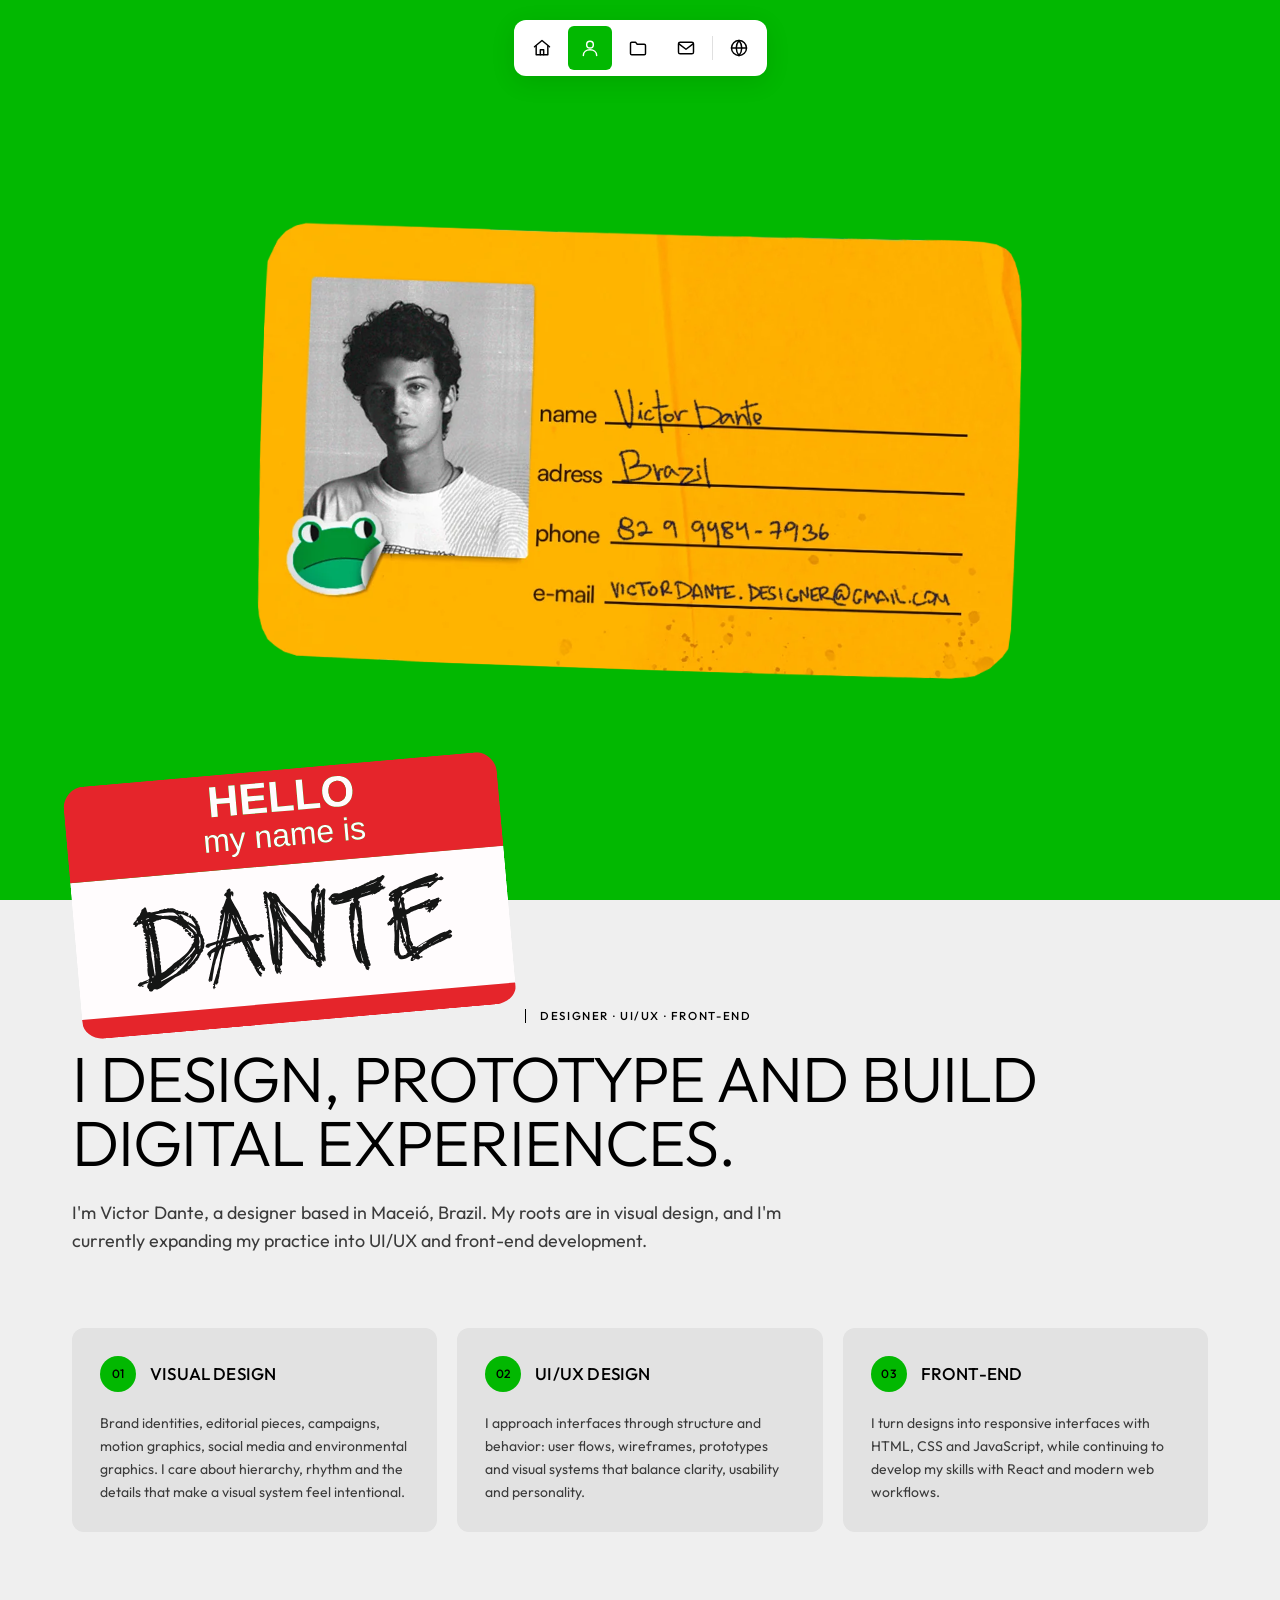
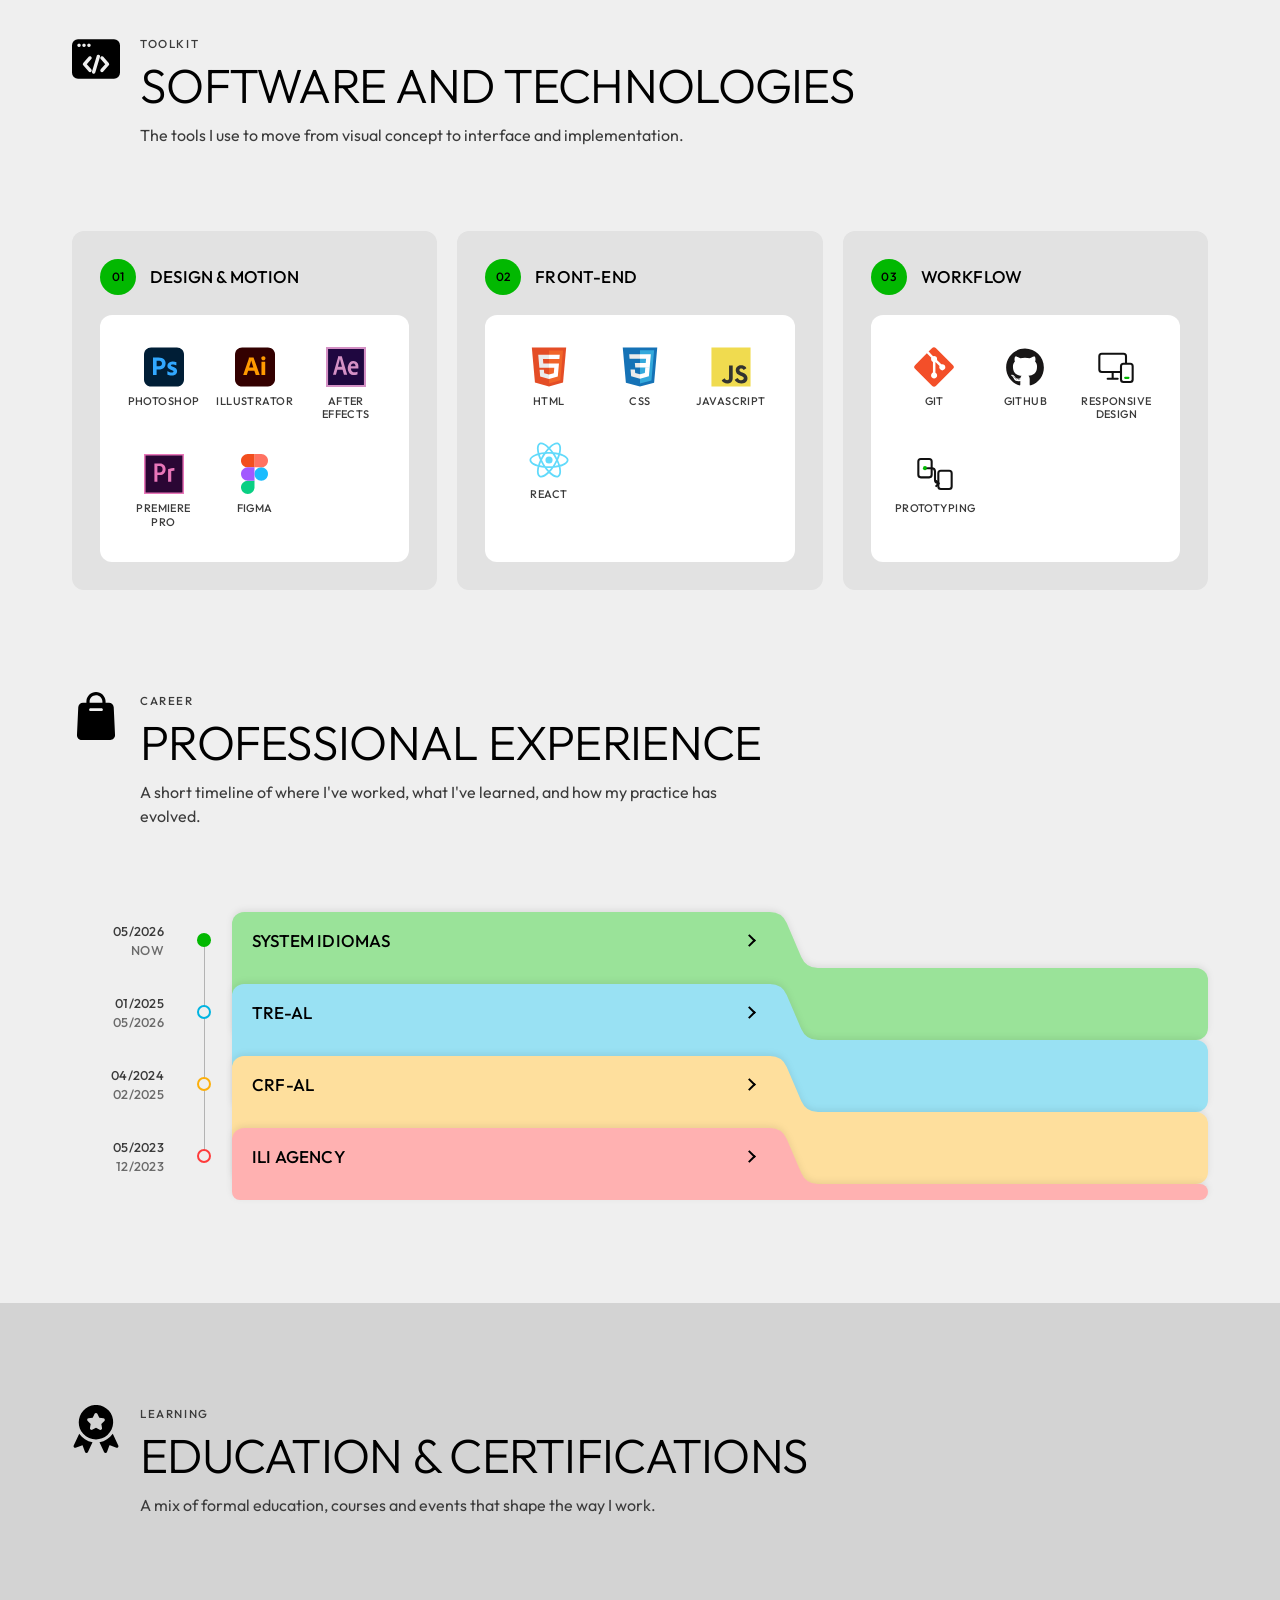
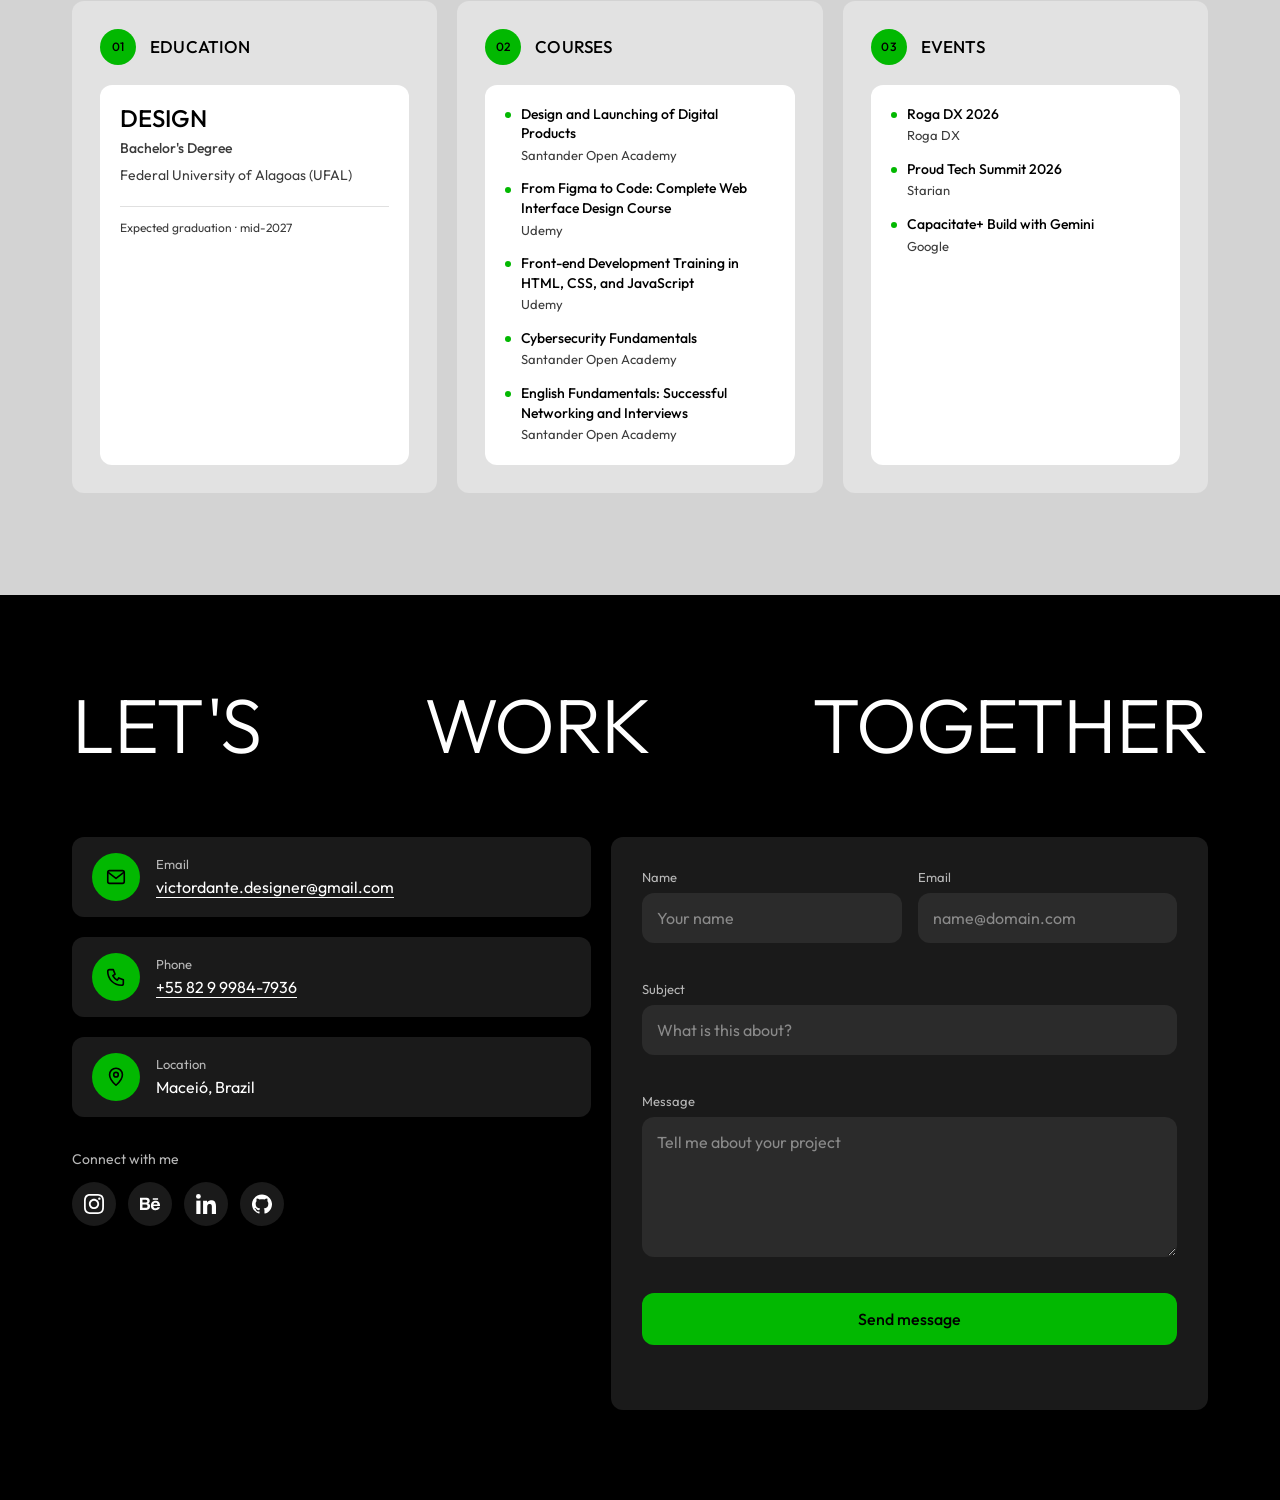
<file: sobre.html>
<!DOCTYPE html>
<html lang="en">
<head>
  <meta charset="utf-8">
  <meta name="viewport" content="width=device-width, initial-scale=1">
  <title>About Victor Dante | Designer &amp; Developer in Maceió</title>
  <meta name="description" content="Victor Dante is a designer in Maceió, Brazil, working across visual design, UI/UX and front-end development. Skills, tools, experience and education.">
  <link rel="canonical" href="https://victordante1.github.io/personalWebSite/sobre.html">
  <meta name="robots" content="index, follow, max-image-preview:large, max-snippet:-1, max-video-preview:-1">
  <meta name="author" content="Victor Dante">
  <meta name="theme-color" content="#000000">

  <!-- Open Graph (WhatsApp, LinkedIn, Facebook) -->
  <meta property="og:type" content="profile">
  <meta property="og:site_name" content="dante | Victor Dante">
  <meta property="og:locale" content="en_US">
  <meta property="og:locale:alternate" content="pt_BR">
  <meta property="og:title" content="About Victor Dante | Designer &amp; Developer in Maceió">
  <meta property="og:description" content="Victor Dante is a designer in Maceió, Brazil, working across visual design, UI/UX and front-end development. Skills, tools, experience and education.">
  <meta property="og:url" content="https://victordante1.github.io/personalWebSite/sobre.html">
  <meta property="og:image" content="https://victordante1.github.io/personalWebSite/img/og/og-about.jpg">
  <meta property="og:image:type" content="image/jpeg">
  <meta property="og:image:width" content="1200">
  <meta property="og:image:height" content="630">
  <meta property="og:image:alt" content="Victor Dante&#x27;s illustrated ID card on a green background">
  <meta property="profile:first_name" content="Victor">
  <meta property="profile:last_name" content="Dante">

  <!-- Twitter / X -->
  <meta name="twitter:card" content="summary_large_image">
  <meta name="twitter:title" content="About Victor Dante | Designer &amp; Developer in Maceió">
  <meta name="twitter:description" content="Victor Dante is a designer in Maceió, Brazil, working across visual design, UI/UX and front-end development. Skills, tools, experience and education.">
  <meta name="twitter:image" content="https://victordante1.github.io/personalWebSite/img/og/og-about.jpg">
  <meta name="twitter:image:alt" content="Victor Dante&#x27;s illustrated ID card on a green background">

  <!-- Ícones -->
  <link rel="icon" href="favicon.ico" sizes="48x48">
  <link rel="icon" type="image/png" sizes="32x32" href="img/icons/favicon-32.png">
  <link rel="icon" type="image/png" sizes="192x192" href="img/icons/favicon-192.png">
  <link rel="apple-touch-icon" href="img/icons/apple-touch-icon.png">
  <link rel="manifest" href="site.webmanifest">
  <link rel="sitemap" type="application/xml" href="sitemap.xml">
  <link rel="preconnect" href="https://fonts.googleapis.com">
  <link rel="preconnect" href="https://fonts.gstatic.com" crossorigin>
  <link href="https://fonts.googleapis.com/css2?family=Outfit:wght@300;400;500&display=swap" rel="stylesheet">
  <link rel="stylesheet" href="css/style.css">
  <script src="js/i18n.js"></script>
  <script src="js/main.js" defer></script>
  <script type="application/ld+json">
  {
    "@context": "https://schema.org",
    "@graph": [
      {
        "@type": "AboutPage",
        "@id": "https://victordante1.github.io/personalWebSite/sobre.html#webpage",
        "url": "https://victordante1.github.io/personalWebSite/sobre.html",
        "name": "About Victor Dante | Designer & Developer in Maceió",
        "description": "Victor Dante is a designer in Maceió, Brazil, working across visual design, UI/UX and front-end development. Skills, tools, experience and education.",
        "isPartOf": {
          "@type": "WebSite",
          "@id": "https://victordante1.github.io/personalWebSite/#website",
          "url": "https://victordante1.github.io/personalWebSite/"
        },
        "breadcrumb": {
          "@id": "https://victordante1.github.io/personalWebSite/sobre.html#breadcrumb"
        },
        "inLanguage": "en",
        "primaryImageOfPage": "https://victordante1.github.io/personalWebSite/img/og/og-about.jpg",
        "dateModified": "2026-10-14",
        "mainEntity": {
          "@type": "Person",
          "@id": "https://victordante1.github.io/personalWebSite/#person",
          "name": "Victor Dante",
          "alternateName": "dante",
          "url": "https://victordante1.github.io/personalWebSite/",
          "image": "https://victordante1.github.io/personalWebSite/img/home/victor-dante-portrait.webp",
          "jobTitle": "Graphic Designer, UI/UX Designer and Front-end Developer",
          "description": "Graphic designer, UI/UX designer and front-end developer based in Maceió, Brazil.",
          "email": "mailto:victordante.designer@gmail.com",
          "telephone": "+55 82 99984-7936",
          "address": {
            "@type": "PostalAddress",
            "addressLocality": "Maceió",
            "addressRegion": "AL",
            "addressCountry": "BR"
          },
          "knowsAbout": [
            "Graphic design",
            "Visual identity",
            "Branding",
            "Motion design",
            "UI/UX design",
            "Front-end development",
            "HTML",
            "CSS",
            "JavaScript",
            "Adobe After Effects",
            "Adobe Illustrator",
            "Adobe Photoshop",
            "Figma"
          ],
          "knowsLanguage": [
            "pt-BR",
            "en"
          ],
          "sameAs": [
            "https://www.instagram.com/dantegrid/",
            "https://www.behance.net/victordante1",
            "https://www.linkedin.com/in/victor-dante/",
            "https://github.com/victordante1"
          ]
        }
      },
      {
        "@type": "BreadcrumbList",
        "@id": "https://victordante1.github.io/personalWebSite/sobre.html#breadcrumb",
        "itemListElement": [
          {
            "@type": "ListItem",
            "position": 1,
            "name": "Home",
            "item": "https://victordante1.github.io/personalWebSite/"
          },
          {
            "@type": "ListItem",
            "position": 2,
            "name": "About me",
            "item": "https://victordante1.github.io/personalWebSite/sobre.html"
          }
        ]
      }
    ]
  }
  </script>
</head>
<body data-page="about">
  <a class="skip-link" href="#main">Skip to content</a>
  <nav class="nav" data-nav aria-label="Main">
    <a class="nav__link nav__link--home" href="index.html" aria-label="Home" data-tooltip="Home">
      <svg viewBox="0 0 24 24" fill="none" stroke="currentColor" stroke-width="1.75" stroke-linecap="round" stroke-linejoin="round" aria-hidden="true">
        <path d="M3 10.5 12 3l9 7.5"/><path d="M5 9.5V20h14V9.5"/><path d="M10 20v-6h4v6"/>
      </svg>
    </a>
    <a class="nav__link nav__link--about" href="sobre.html" aria-label="About me" data-tooltip="About me" aria-current="page">
      <svg viewBox="0 0 24 24" fill="none" stroke="currentColor" stroke-width="1.75" stroke-linecap="round" stroke-linejoin="round" aria-hidden="true">
        <circle cx="12" cy="8" r="4"/><path d="M4 21c0-4.4 3.6-7 8-7s8 2.6 8 7"/>
      </svg>
    </a>
    <a class="nav__link nav__link--work" href="projetos.html" aria-label="Work" data-tooltip="Work">
      <svg viewBox="0 0 24 24" fill="none" stroke="currentColor" stroke-width="1.75" stroke-linecap="round" stroke-linejoin="round" aria-hidden="true">
        <path d="M3 6.5A1.5 1.5 0 0 1 4.5 5H9l2 2.5h8.5A1.5 1.5 0 0 1 21 9v9.5a1.5 1.5 0 0 1-1.5 1.5h-15A1.5 1.5 0 0 1 3 18.5z"/>
      </svg>
    </a>
    <a class="nav__link nav__link--contact" href="#contact" aria-label="Contact" data-tooltip="Contact">
      <svg viewBox="0 0 24 24" fill="none" stroke="currentColor" stroke-width="1.75" stroke-linecap="round" stroke-linejoin="round" aria-hidden="true">
        <rect x="3" y="5" width="18" height="14" rx="2"/><path d="m3.5 7 8.5 6.5L20.5 7"/>
      </svg>
    </a>
  </nav>

  <main id="main">
    <section class="hero-about" aria-label="ID card">
    <div class="hero-photo-about">
      <div class="id-card" data-id-card tabindex="0" aria-label="ID card. Drag to scribble on it. Double-click, or press Enter, to move it.">
        <img src="img/about/victor-dante-id-card.webp" alt="Victor Dante's ID card" width="1027" height="596" fetchpriority="high">
     </div>
</div>
    </section>
    <section class="about-copy" aria-labelledby="about-title">
      <div class="hero__inner">
        <div class="about-intro">
          <div class="about-intro__heading">
            <img class="hello-sticker" src="img/hello my name is dante.svg" alt="“Hello, my name is dante” name tag sticker">
            <span class="about-kicker">Designer · UI/UX · Front-end</span>
          </div>
          <h1 class="about-title" id="about-title">I design, prototype and build digital experiences.</h1>
          <p class="about-lead">I'm Victor Dante, a designer based in Maceió, Brazil. My roots are in visual design, and I'm currently expanding my practice into UI/UX and front-end development.</p>
        </div>

        <div class="about-cards about-pillars">
          <article class="about-card">
            <div class="about-card__head"><span class="about-card__num" aria-hidden="true">01</span><h2 class="about-card__title">Visual Design</h2></div>
            <p class="about-card__text">Brand identities, editorial pieces, campaigns, motion graphics, social media and environmental graphics. I care about hierarchy, rhythm and the details that make a visual system feel intentional.</p>
          </article>
          <article class="about-card">
            <div class="about-card__head"><span class="about-card__num" aria-hidden="true">02</span><h2 class="about-card__title">UI/UX Design</h2></div>
            <p class="about-card__text">I approach interfaces through structure and behavior: user flows, wireframes, prototypes and visual systems that balance clarity, usability and personality.</p>
          </article>
          <article class="about-card">
            <div class="about-card__head"><span class="about-card__num" aria-hidden="true">03</span><h2 class="about-card__title">Front-end</h2></div>
            <p class="about-card__text">I turn designs into responsive interfaces with HTML, CSS and JavaScript, while continuing to develop my skills with React and modern web workflows.</p>
          </article>
        </div>
      </div>
    </section>

    <section class="resume tech-section" aria-labelledby="tech-title">
      <div class="resume__inner">
        <div class="section-heading">
          <div class="section-heading__icon"><img class="tech-icon" src="img/tech icon.svg" alt="" aria-hidden="true"></div>
          <div>
            <span class="section-eyebrow">TOOLKIT</span>
            <h2 class="h2" id="tech-title">Software and technologies</h2>
            <p class="section-description">The tools I use to move from visual concept to interface and implementation.</p>
          </div>
        </div>
        <div class="about-cards">
          <article class="about-card">
            <div class="about-card__head"><span class="about-card__num" aria-hidden="true">01</span><h3 class="about-card__title">Design &amp; Motion</h3></div>
            <ul class="about-panel tech-list">
              <li class="tech-item"><img src="img/tech/photoshop.svg" alt="" aria-hidden="true"><span>Photoshop</span></li>
              <li class="tech-item"><img src="img/tech/illustrator.svg" alt="" aria-hidden="true"><span>Illustrator</span></li>
              <li class="tech-item"><img src="img/tech/aftereffects.svg" alt="" aria-hidden="true"><span>After Effects</span></li>
              <li class="tech-item"><img src="img/tech/premierepro.svg" alt="" aria-hidden="true"><span>Premiere Pro</span></li>
              <li class="tech-item"><img src="img/tech/figma.svg" alt="" aria-hidden="true"><span>Figma</span></li>
            </ul>
          </article>
          <article class="about-card">
            <div class="about-card__head"><span class="about-card__num" aria-hidden="true">02</span><h3 class="about-card__title">Front-end</h3></div>
            <ul class="about-panel tech-list">
              <li class="tech-item"><img src="img/tech/html5.svg" alt="" aria-hidden="true"><span>HTML</span></li>
              <li class="tech-item"><img src="img/tech/css3.svg" alt="" aria-hidden="true"><span>CSS</span></li>
              <li class="tech-item"><img src="img/tech/javascript.svg" alt="" aria-hidden="true"><span>JavaScript</span></li>
              <li class="tech-item"><img src="img/tech/react.svg" alt="" aria-hidden="true"><span>React</span></li>
            </ul>
          </article>
          <article class="about-card">
            <div class="about-card__head"><span class="about-card__num" aria-hidden="true">03</span><h3 class="about-card__title">Workflow</h3></div>
            <ul class="about-panel tech-list">
              <li class="tech-item"><img src="img/tech/git.svg" alt="" aria-hidden="true"><span>Git</span></li>
              <li class="tech-item"><img src="img/tech/github.svg" alt="" aria-hidden="true"><span>GitHub</span></li>
              <li class="tech-item"><img src="img/tech/responsive.svg" alt="" aria-hidden="true"><span>Responsive Design</span></li>
              <li class="tech-item"><img src="img/tech/prototyping.svg" alt="" aria-hidden="true"><span>Prototyping</span></li>
            </ul>
          </article>
        </div>
      </div>
    </section>

    <section class="resume experience-section" aria-labelledby="experience-title">
      <div class="resume__inner">
        <div class="section-heading">
          <div class="section-heading__icon"><img class="exp-icon" src="img/exp icon.svg" alt="" aria-hidden="true"></div>
          <div>
            <span class="section-eyebrow">CAREER</span>
            <h2 class="h2" id="experience-title">Professional experience</h2>
            <p class="section-description">A short timeline of where I've worked, what I've learned, and how my practice has evolved.</p>
          </div>
        </div>

        <ol class="timeline" aria-labelledby="experience-title">
          <li class="timeline__item timeline__item--green timeline__item--current">
            <div class="timeline__date">
              <time datetime="2026-05">05/2026</time><span class="sr-only"> to</span>
              <span class="timeline__date-end">NOW</span>
            </div>
            <div class="timeline__marker" aria-hidden="true"></div>
            <article class="folder folder--current" tabindex="0">
              <header class="folder__tab">
                <h3 class="folder__name">System Idiomas</h3>
                <span class="folder__chev" aria-hidden="true"></span>
              </header>
              <div class="folder__panel">
                <div class="folder__inner">
                  <div class="folder__content">
                    <div class="folder__top">
                      <p class="folder__role">In-house Designer</p>
                      <span class="folder__current">Current</span>
                    </div>
                    <ul class="folder__tags" aria-label="Areas of work"><li>Branding</li><li>Campaigns</li><li>Social Media</li><li>Digital</li></ul>
                    <p class="folder__text">I create visual materials for the school’s marketing and communication, including social media content, promotional campaigns, event materials, digital and print assets, and visual identities for specific initiatives. I also work with art direction, typography, composition, and visual hierarchy while maintaining brand consistency across different formats and channels.</p>
                  </div>
                </div>
              </div>
            </article>
          </li>

          <li class="timeline__item timeline__item--blue">
            <div class="timeline__date">
              <time datetime="2025-01">01/2025</time><span class="sr-only"> to</span>
              <time class="timeline__date-end" datetime="2026-05">05/2026</time>
            </div>
            <div class="timeline__marker" aria-hidden="true"></div>
            <article class="folder" tabindex="0">
              <header class="folder__tab">
                <h3 class="folder__name">TRE-AL</h3>
                <span class="folder__chev" aria-hidden="true"></span>
              </header>
              <div class="folder__panel">
                <div class="folder__inner">
                  <div class="folder__content">
                    <div class="folder__top">
                      <p class="folder__role">In-house Designer — Intern</p>
                    </div>
                    <ul class="folder__tags" aria-label="Areas of work"><li>Editorial</li><li>Illustration</li><li>Campaigns</li><li>Public Communication</li></ul>
                    <p class="folder__text">I created graphic materials for informational campaigns, social media, print collateral, and digital content focused on citizenship, informed voting, and electoral transparency. I worked with communication, legal, and administrative teams to translate technical and legal content into clear and accessible visual formats.</p>
                  </div>
                </div>
              </div>
            </article>
          </li>

          <li class="timeline__item timeline__item--yellow">
            <div class="timeline__date">
              <time datetime="2024-04">04/2024</time><span class="sr-only"> to</span>
              <time class="timeline__date-end" datetime="2025-02">02/2025</time>
            </div>
            <div class="timeline__marker" aria-hidden="true"></div>
            <article class="folder" tabindex="0">
              <header class="folder__tab">
                <h3 class="folder__name">CRF-AL</h3>
                <span class="folder__chev" aria-hidden="true"></span>
              </header>
              <div class="folder__panel">
                <div class="folder__inner">
                  <div class="folder__content">
                    <div class="folder__top">
                      <p class="folder__role">In-house Designer — Intern</p>
                    </div>
                    <ul class="folder__tags" aria-label="Areas of work"><li>Educational</li><li>Institutional</li><li>Digital</li><li>Print</li></ul>
                    <p class="folder__text">I designed visual materials for institutional and educational campaigns across digital and print media. I turned technical and regulatory information into clear, accessible content, working with the communication and compliance teams to keep the Council’s visual identity consistent.</p>
                  </div>
                </div>
              </div>
            </article>
          </li>

          <li class="timeline__item timeline__item--red">
            <div class="timeline__date">
              <time datetime="2023-05">05/2023</time><span class="sr-only"> to</span>
              <time class="timeline__date-end" datetime="2023-12">12/2023</time>
            </div>
            <div class="timeline__marker" aria-hidden="true"></div>
            <article class="folder" tabindex="0">
              <header class="folder__tab">
                <h3 class="folder__name">Ili Agency</h3>
                <span class="folder__chev" aria-hidden="true"></span>
              </header>
              <div class="folder__panel">
                <div class="folder__inner">
                  <div class="folder__content">
                    <div class="folder__top">
                      <p class="folder__role">Graphic Designer — Intern</p>
                    </div>
                    <ul class="folder__tags" aria-label="Areas of work"><li>Branding</li><li>Digital Campaigns</li><li>Client Work</li></ul>
                    <p class="folder__text">I developed visual solutions for a variety of clients, including Dentalis, Moura Dubeux, and Roomo. I created digital campaigns and graphic materials that communicated each brand’s identity and values, translating briefs into creative and functional pieces across different platforms.</p>
                  </div>
                </div>
              </div>
            </article>
          </li>
        </ol>
      </div>
    </section>

    <section class="licenses" aria-labelledby="learning-title">
      <div class="resume__inner">
        <div class="section-heading">
          <div class="section-heading__icon"><img class="lic-icon" src="img/lic icon.svg" alt="" aria-hidden="true"></div>
          <div>
            <span class="section-eyebrow">LEARNING</span>
            <h2 class="h2" id="learning-title">Education &amp; certifications</h2>
            <p class="section-description">A mix of formal education, courses and events that shape the way I work.</p>
          </div>
        </div>
        <div class="about-cards">
          <article class="about-card">
            <div class="about-card__head"><span class="about-card__num" aria-hidden="true">01</span><h3 class="about-card__title">Education</h3></div>
            <div class="about-panel degree">
              <p class="degree__name">Design</p>
              <p class="degree__level">Bachelor's Degree</p>
              <p class="degree__school">Federal University of Alagoas (UFAL)</p>
              <span class="degree__meta">Expected graduation · mid-2027</span>
            </div>
          </article>
          <article class="about-card">
            <div class="about-card__head"><span class="about-card__num" aria-hidden="true">02</span><h3 class="about-card__title">Courses</h3></div>
            <ul class="about-panel learning-list">
              <li><span class="learning-list__name">Design and Launching of Digital Products</span><span class="learning-list__org">Santander Open Academy</span></li>
              <li><span class="learning-list__name">From Figma to Code: Complete Web Interface Design Course</span><span class="learning-list__org">Udemy</span></li>
              <li><span class="learning-list__name">Front-end Development Training in HTML, CSS, and JavaScript</span><span class="learning-list__org">Udemy</span></li>
              <li><span class="learning-list__name">Cybersecurity Fundamentals</span><span class="learning-list__org">Santander Open Academy</span></li>
              <li><span class="learning-list__name">English Fundamentals: Successful Networking and Interviews</span><span class="learning-list__org">Santander Open Academy</span></li>
            </ul>
          </article>
          <article class="about-card">
            <div class="about-card__head"><span class="about-card__num" aria-hidden="true">03</span><h3 class="about-card__title">Events</h3></div>
            <ul class="about-panel learning-list">
              <li><span class="learning-list__name">Roga DX 2026</span><span class="learning-list__org">Roga DX</span></li>
              <li><span class="learning-list__name">Proud Tech Summit 2026</span><span class="learning-list__org">Starian</span></li>
              <li><span class="learning-list__name">Capacitate+ Build with Gemini</span><span class="learning-list__org">Google</span></li>
            </ul>
          </article>
        </div>
      </div>
    </section>
  </main>

  <footer class="contact" id="contact">
    <div class="contact__inner">
      <h2 class="contact__title"><span>Let's</span> <span>work</span> <span>together</span></h2>
      <div class="contact__grid">
        <div>
          <ul class="info-list">
            <li class="info"><span class="info__icon"><svg viewBox="0 0 24 24" fill="none" stroke="currentColor" stroke-width="1.75" stroke-linecap="round" stroke-linejoin="round" aria-hidden="true" ><rect x="3" y="5" width="18" height="14" rx="2"/><path d="m3.5 7 8.5 6.5L20.5 7"/></svg></span><div><span class="info__label">Email</span><a class="info__value" href="mailto:victordante.designer@gmail.com">victordante.designer@gmail.com</a></div></li>
            <li class="info"><span class="info__icon"><svg viewBox="0 0 24 24" fill="none" stroke="currentColor" stroke-width="1.75" stroke-linecap="round" stroke-linejoin="round" aria-hidden="true" ><path d="M5 4h4l2 5-2.5 1.5a11 11 0 0 0 5 5L15 13l5 2v4a2 2 0 0 1-2 2A15 15 0 0 1 3 6a2 2 0 0 1 2-2z"/></svg></span><div><span class="info__label">Phone</span><a class="info__value" href="tel:+5582999847936">+55 82 9 9984-7936</a></div></li>
            <li class="info"><span class="info__icon"><svg viewBox="0 0 24 24" fill="none" stroke="currentColor" stroke-width="1.75" stroke-linecap="round" stroke-linejoin="round" aria-hidden="true" ><path d="M12 21s7-6.2 7-11.5A7 7 0 0 0 5 9.5C5 14.8 12 21 12 21z"/><circle cx="12" cy="9.5" r="2.5"/></svg></span><div><span class="info__label">Location</span><span class="info__value">Maceió, Brazil</span></div></li>
          </ul>
          <div class="connect">
            <p class="connect__label">Connect with me</p>
            <ul class="social">
              <li><a href="https://www.instagram.com/dantegrid/" rel="me" aria-label="Instagram"><svg viewBox="0 0 368.28 368.27" fill="currentColor" aria-hidden="true" focusable="false"><g><g><path d="M236.04,368.21l-117.98.06c.05-.36-1.53-.61-2.18-.64l-10.37-.48c-12.93-.59-25.16-3.07-37.5-7.19-30.48-10.2-53.35-34.72-61.55-65.79-2.95-11.17-4.36-21.97-5.43-33.45l-.38-10.53c-.02-.6-.3-2.22-.65-2.14L.03,117.83c.96-3.77.58-7.89.99-12,1.07-10.64,2.45-20.59,5.06-30.97C14.49,41.52,39.73,15.64,72.84,6.31c12.51-3.53,24.91-5.2,38.01-5.6L134.36,0h101.29s22.09.7,22.09.7c69.26,2.23,107.66,40.56,109.82,109.81l.71,22.81v102.73s-.7,21.37-.7,21.37c-.55,16.49-3.21,32.18-9.07,47.41-10.46,27.2-31.8,46.98-59.55,55.77-13.36,4.23-26.75,5.6-40.81,6.66-7.52.57-14.92-.28-22.1.94ZM243.6,334.61c13.83.02,26.1-1.38,38.85-4.07,24.14-5.09,42.28-22.66,47.94-46.67,3.02-12.8,4.42-25.35,4.5-38.75l.46-74.8c.13-21.45-.09-42-1.24-63.34-1.56-29.08-11.48-54.65-39.69-65.58-19.58-7.59-43.35-8.68-64.78-8.69l-45.39-.03c-25.9-.02-51.09-.32-76.95.86-12.01.55-23.16,2.66-34.09,6.91-14.73,5.72-25.7,16.51-31.68,31.1-9.51,23.18-9.05,51.67-9.07,77.2l-.06,71.92c-.02,23.19-.59,49.16,7.27,70.49,7.45,20.21,24.2,34.5,45.3,39.05,13.16,2.83,25.91,4.25,39.69,4.27l118.95.15Z"/><path d="M278.94,183.92c0,52.24-42.35,94.58-94.58,94.58s-94.58-42.35-94.58-94.58,42.35-94.58,94.58-94.58,94.58,42.35,94.58,94.58ZM245.72,183.92c0-33.89-27.48-61.37-61.37-61.37s-61.37,27.48-61.37,61.37,27.48,61.37,61.37,61.37,61.37-27.48,61.37-61.37Z"/><circle cx="282.66" cy="85.62" r="22.1"/></g></g></svg></a></li>
              <li><a href="https://www.behance.net/victordante1" rel="me" aria-label="Behance"><svg viewBox="0 0 384 240.22" fill="currentColor" aria-hidden="true" focusable="false"><g><g><g><path d="M334.43,183.77l47.14-.03c-1.34,9.56-5.56,17.12-11.04,24.31-18.78,24.62-45.89,33.24-76.6,32.08-23.54-.89-45.93-9.78-62.74-26.31-23.06-22.68-24.76-65.7-17.59-96.01,6.69-28.29,27.64-49.85,55.69-57.56,19.36-5.32,39.8-4.75,59.02.83,16.82,4.88,30.13,14.9,40.04,29.1s14.29,30.32,15.32,47.61l.33,22.69h-127.8c.56,17.85,7.27,32.25,23.63,39.28,10.64,4.32,22.21,4.85,33.36,2.04,9.33-2.85,16.67-8.47,21.24-18.03ZM336.23,130.62c-.39-7.88-2.48-14.27-6-20.37-4.34-6.51-10.42-10.98-17.79-13.76-9.3-3.15-19.12-3.33-28.67-.84-16.1,4.49-24.03,18.79-26.46,34.99l78.92-.02Z"/><rect x="281.62" y="-25.12" width="29.25" height="101.72" transform="translate(270.38 321.97) rotate(-89.98)"/></g><path d="M0,234.23V0s116.89.32,116.89.32c12.29.01,23.7,2.15,34.79,6.45,29.05,11.25,40.01,40.32,33.64,70.11-4.02,15.84-13.12,24.63-27.31,31.9,18.3,6.19,31.08,20.39,34.95,38.94,3.53,16.93,1.65,34.21-6.56,49.34-9.63,17.77-25.65,30.08-45.5,34.01-10.78,2.13-21.04,3.24-32.26,3.25L0,234.23ZM138.44,56.94c-1.91-6.49-6.57-10.8-12.87-12.95-7.78-1.96-15.42-2.86-23.61-3.11h-54.66s0,51.67,0,51.67h59.91c7.07-.37,13.58-1.43,19.83-4.19,12.02-4.98,14.89-19.57,11.4-31.42ZM143.94,153.41c-1.48-8.8-7.29-15.21-15.38-18.65-6.17-2.13-12.34-3.04-19.12-3.48h-62.14s0,62.4,0,62.4h61.41c5.88-.36,11.22-1.1,16.7-2.62,16-5.46,21.23-21.61,18.53-37.65Z"/></g></g></svg></a></li>
              <li><a href="https://www.linkedin.com/in/victor-dante/" rel="me" aria-label="LinkedIn"><svg viewBox="0 0 287.3 287.18" fill="currentColor" aria-hidden="true" focusable="false"><g><g><path d="M223.42,159.26c-6.23-15.71-22.59-18.88-38.27-14.99-18.85,4.67-23.15,23.86-23.88,42.22l-.02,100.7h-59.6s0-191.73,0-191.73h57.01s.37,26.26.37,26.26c9.52-15.58,23.75-25.79,41.5-29.31,14.76-2.93,30.05-1.91,44.45,2.44,15.12,4.57,26.67,15.07,33.08,29.33,7.7,17.13,8.9,36.24,9.23,55.24v107.38s-59.59.01-59.59.01l-.03-102.23c-.46-8.93-1.03-17.19-4.25-25.32Z"/><g><rect x="4.74" y="95.43" width="59.59" height="191.73"/><circle cx="34.53" cy="34.53" r="34.53"/></g></g></g></svg></a></li>
              <li><a href="https://github.com/victordante1" aria-label="GitHub" rel="me"><svg viewBox="0 0 384 368.27" fill="currentColor" aria-hidden="true" focusable="false"><g><path d="M383.73,175.13l.27,26.89-.64,3.05c-2.16,22.03-7.69,43.14-17.25,63.14-22.85,47.84-64.88,84.02-115.42,99.65-2.65.82-6.65-.73-8.32-1.92-2.3-1.65-3.34-4.7-3.33-7.93l.16-53.24c.04-11.7-4.21-24.91-12.8-32.91,57.67-5.84,86.58-32.9,87.48-91.61.3-19.46-6.32-37.82-19.68-51.97,6.01-16.47,4.44-33.96-2.1-50.27-18.45-1.15-37.24,9.85-52.31,19.64-31.73-8.48-64.59-8.38-96.16,0-15.28-9.91-34.1-20.79-52.52-19.64-6.54,16.2-8.2,33.86-1.92,50.32-13.21,14.04-19.89,31.99-19.72,51.18.53,59.26,29.9,86.51,87.28,92.55-7.01,6.95-10.54,15.3-11.81,25.05-9.84,4.66-20.93,6.47-31.88,4.03-9.54-2.56-17.31-8.69-22.59-17.11s-11.94-16-21.55-19.67c-6.88-2.62-16.13-3.05-17.99.45-1.67,3.14,5.18,7.23,9.53,10.35,7.78,5.59,13.96,13.64,17.43,22.82,10.69,28.35,37.38,34.79,66.24,28.53l.28,32.22c.02,2.64-1.44,5.68-3.05,6.99-2.01,1.64-5.86,3.19-8.86,2.25-31.46-9.82-59.65-27.87-82.19-51.99C20.89,284.51,3.47,244.22,0,202.02l.28-26.86C8.27,75.32,92.25-.32,192.71,0c99.92.32,183.02,75.97,191.02,175.13Z"/></g></svg></a></li>
            </ul>
          </div>
        </div>
        <form class="form" data-contact-form data-email="victordante.designer@gmail.com" novalidate>
          <div class="form__row">
            <div class="field"><label for="f-name">Name</label><input id="f-name" name="name" type="text" autocomplete="name" placeholder="Your name" aria-describedby="e-name"><span class="field__error" id="e-name" data-error-for="name"></span></div>
            <div class="field"><label for="f-email">Email</label><input id="f-email" name="email" type="email" autocomplete="email" placeholder="name@domain.com" aria-describedby="e-email"><span class="field__error" id="e-email" data-error-for="email"></span></div>
          </div>
          <div class="field"><label for="f-subject">Subject</label><input id="f-subject" name="subject" type="text" placeholder="What is this about?" aria-describedby="e-subject"><span class="field__error" id="e-subject" data-error-for="subject"></span></div>
          <div class="field"><label for="f-message">Message</label><textarea id="f-message" name="message" placeholder="Tell me about your project" aria-describedby="e-message"></textarea><span class="field__error" id="e-message" data-error-for="message"></span></div>
          <button class="btn" type="submit">Send message</button>
          <p class="form__status" data-status role="status" aria-live="polite"></p>
        </form>
      </div>
    </div>
  </footer>
</body>
</html>
</file>
<file: css/style.css>
/* ==========================================================================
   Victor Dante | Portfolio
   Organização:  1 Tokens   2 Base   3 Layout e tipografia   4 Navbar
                 5 Hero (home e projeto)   6 Animações de entrada e texto digitado
                 7 Placeholders   8 Cards   9 Projetos (listagem e página)
                 10 Sobre   11 Contato (footer)   12 Voltar ao topo
                 13 Responsivo   14 Movimento reduzido
   ========================================================================== */

/* 1. TOKENS --------------------------------------------------------------- */
:root {
  /* Paleta (amostrada da peça "blend") */
  --blue: #00b4e1;
  --yellow: #fcaf0b;
  --green: #02b801;
  --red: #fe3c3c;
  --black: #000000;
  --white: #ffffff;

  /* Neutros de apoio */
  --paper: #efefef;
  --ink: #000000;
  --ink-soft: #3b3b3b;
  --muted: #6b6b6b;
  --panel: #1a1a1a;
  --field: #2b2b2b;
  --on-dark-soft: #b8b8b8;
  --placeholder: #8a8a8a;
  --error: #ff8585;
  --hover: rgb(0 0 0 / 0.18);         /* fundo de hover dos botões da navbar */
  --card: #e2e2e2;                    /* fundo dos cards da About */
  --band: #d3d3d3;                    /* faixa de licenças e certificações */

  /* Cor de destaque da página atual (trocada por body[data-page]) */
  --accent: var(--blue);

  /* Tipografia */
  --font: "Outfit", system-ui, -apple-system, "Segoe UI", sans-serif;
  --fs-display: clamp(3.5rem, 8vw, 7rem);      /* Hello! / título de projeto */
  --fs-footer-title: clamp(2.25rem, 6vw, 5rem); /* Let's work together */
  --fs-h2: clamp(1.75rem, 4vw, 3rem);           /* títulos de seção */
  --fs-h3: clamp(1.25rem, 2vw, 1.5rem);         /* destaque de projeto */
  --fs-title: 1.0625rem;                        /* títulos de card e itens */
  --fs-lead: clamp(1.0625rem, 1.4vw, 1.25rem);
  --fs-body: 1rem;
  --fs-small: 0.875rem;
  --fs-xs: 0.8125rem;
  --fs-tooltip: 0.75rem;

  /* Pesos (Outfit carregada: 300, 400, 500) */
  --fw-light: 300;    /* só para títulos grandes em caixa alta */
  --fw-regular: 400;  /* texto corrido */
  --fw-medium: 500;   /* títulos pequenos, rótulos, links */

  /* Raios */
  --radius: 12px;     /* cards, painéis, campos, botões */
  --radius-sm: 6px;   /* itens da navbar e tooltips */
  --radius-pill: 999px;

  /* Sombras */
  --shadow-float: 0 6px 24px rgba(0, 0, 0, 0.1);   /* navbar e voltar ao topo */

  /* Espaçamento */
  --gutter: clamp(12px, 1.6vw, 20px);
  --pad: clamp(28px, 6vw, 72px);   /* margem lateral das páginas */
  --container: 1200px;
  --measure: 62ch;                 /* largura máxima de leitura para parágrafos */
  --space-section: clamp(56px, 8vw, 112px);
  --stack: clamp(32px, 4vw, 56px); /* título de seção -> conteúdo */

  --ease: cubic-bezier(0.2, 0.8, 0.2, 1);
}

/* Cada página ganha uma cor de destaque, a mesma do item ativo da navbar:
   Home azul, About verde, Work amarelo. A página de projeto individual mantém
   "Work" ativo na navbar, então também fica amarela. */
body[data-page="home"] { --accent: var(--blue); }
body[data-page="about"] { --accent: var(--green); }
body[data-page="projects"],
body[data-page="project"] { --accent: var(--yellow); }

/* 2. BASE ----------------------------------------------------------------- */
*,
*::before,
*::after { box-sizing: border-box; }

html {
  -webkit-text-size-adjust: 100%;
  scroll-behavior: smooth;
}

body {
  margin: 0;
  min-height: 100vh;
  background: var(--paper);
  color: var(--ink);
  font-family: var(--font);
  font-size: var(--fs-body);
  line-height: 1.5;
  -webkit-font-smoothing: antialiased;
}

body[data-page="about"] { background: var(--green); }

img, svg { display: block; max-width: 100%; }
h1, h2, h3, p, ul { margin: 0; }
ul { padding: 0; list-style: none; }
a { color: inherit; }
button, input, textarea { font: inherit; color: inherit; }
[hidden] { display: none !important; }

:focus-visible {
  outline: 3px solid var(--black);
  outline-offset: 3px;
}

.sr-only {
  position: absolute;
  width: 1px;
  height: 1px;
  margin: -1px;
  padding: 0;
  border: 0;
  overflow: hidden;
  clip: rect(0 0 0 0);
  white-space: nowrap;
}

.skip-link {
  position: fixed;
  top: 12px;
  left: 12px;
  z-index: 200;
  padding: 10px 16px;
  background: var(--black);
  color: var(--white);
  border-radius: var(--radius);
  text-decoration: none;
  transform: translateY(-200%);
}
.skip-link:focus { transform: none; outline-color: var(--white); }

/* 3. LAYOUT E TIPOGRAFIA -------------------------------------------------- */
.container,
.case,
.resume__inner,
.about-copy .hero__inner {
  width: min(calc(100% - 2 * var(--pad)), var(--container));
  margin-inline: auto;
  padding-inline: 0;
}

.section { padding-block: var(--space-section); }

.display {
  color: var(--paper);
  font-size: var(--fs-display);
  font-weight: var(--fw-light);
  line-height: 0.95;
  letter-spacing: -0.02em;
  text-transform: uppercase;
}

.h2 {
  font-size: var(--fs-h2);
  font-weight: var(--fw-light);
  line-height: 1.05;
  letter-spacing: -0.015em;
  text-transform: uppercase;
}

.lead {
  max-width: 52ch;
  font-size: var(--fs-lead);
  font-weight: var(--fw-regular);
  line-height: 1.6;
  color: var(--paper);
}

.prose {
  max-width: var(--measure);
  font-size: var(--fs-body);
  line-height: 1.7;
  color: var(--ink-soft);
}

.link-more {
  font-size: var(--fs-small);
  font-weight: var(--fw-medium);
  text-underline-offset: 4px;
}
.link-more:hover { text-decoration-thickness: 2px; }

/* 4. NAVBAR --------------------------------------------------------------- */
.nav {
  position: fixed;
  top: 20px;
  /* Centralizada sem "translate" (propriedade que navegadores antigos ignoram,
     deixando a barra deslocada para a direita) e sem transform (o JS usa no fade) */
  left: 0;
  right: 0;
  width: -webkit-max-content;
  width: max-content;
  margin-inline: auto;
  margin-left: auto;
  margin-right: auto;
  z-index: 100;
  display: flex;
  gap: 4px;
  padding: 6px;
  background: var(--white);
  border-radius: var(--radius);
  box-shadow: var(--shadow-float);
  will-change: opacity, transform;
}

/* Se alguém navegar por teclado, a barra reaparece mesmo depois de sumir.
   O !important vence os estilos inline que o JS aplica durante o fade. */
.nav:focus-within {
  opacity: 1 !important;
  transform: none !important;
  pointer-events: auto !important;
}

/* Links: base única; cada item só define a cor de quando é a página atual */
.nav__link {
  position: relative;
  display: grid;
  place-items: center;
  width: 44px;
  height: 44px;
  border-radius: var(--radius-sm);
  color: var(--black);
  transition: background-color 0.2s var(--ease), color 0.2s var(--ease);
}
.nav__link svg { width: 20px; height: 20px; }
.nav__link:not([aria-current]):hover { background: var(--hover); }
.nav__link[aria-current="page"] { background: var(--current-bg); color: var(--white); }

.nav__link--home { --current-bg: var(--blue); }
.nav__link--about { --current-bg: var(--green); }
.nav__link--work { --current-bg: var(--yellow); }
.nav__link--contact { --current-bg: var(--red); }

/* Tooltip abaixo do ícone */
.nav__link::after {
  content: attr(data-tooltip);
  position: absolute;
  top: calc(100% + 10px);
  left: 50%;
  transform: translateX(-50%) translateY(-4px);
  padding: 6px 10px;
  background: var(--black);
  color: var(--white);
  border-radius: var(--radius-sm);
  font-family: var(--font);
  font-size: var(--fs-tooltip);
  font-weight: var(--fw-regular);
  white-space: nowrap;
  opacity: 0;
  visibility: hidden;
  pointer-events: none;
  transition: opacity 0.2s ease, transform 0.2s ease;
  transition-delay: 0.3s;
}
.nav__link:hover::after,
.nav__link:focus-visible::after {
  opacity: 1;
  visibility: visible;
  transform: translateX(-50%) translateY(0);
}

/* Marcador da página atual: desliza do item anterior para o novo (criado pelo JS) */
.nav__current {
  position: absolute;
  top: 6px;
  left: 0;
  width: 44px;
  height: 44px;
  border-radius: var(--radius-sm);
  background: transparent;
  pointer-events: none;
  transition:
    transform 0.5s var(--ease),
    width 0.5s var(--ease),
    background-color 0.5s var(--ease);
}

/* Com o JS ativo, o fundo colorido sai do link e vai para o marcador.
   Durante a viagem o ícone fica preto, senão ele some (branco sobre a barra branca);
   ao sair do estado "is-arriving" ele clareia no mesmo ritmo do marcador.
   (.nav--sliding .nav__link... tem mais especificidade que .nav__link[aria-current],
   então vence independentemente da ordem no arquivo.) */
.nav--sliding .nav__link[aria-current="page"] {
  background: transparent;
  transition: color 0.55s var(--ease) 0.08s, background-color 0.2s var(--ease);
}
.nav--sliding .nav__link[aria-current="page"].is-arriving { color: var(--black); }

/* Globo de idiomas (criado pelo i18n.js no fim da barra) e o menu que ele abre */
.nav__lang-wrap { position: relative; margin-left: 5px; }
.nav__lang {
  padding: 0;
  border: 0;
  background: none;
  font-family: var(--font);
  cursor: pointer;
}
.nav__lang::before {   /* divisória entre as páginas e o idioma */
  content: "";
  position: absolute;
  left: -5px;
  top: 10px;
  bottom: 10px;
  width: 1px;
  background: rgb(0 0 0 / 0.12);
}
.nav__lang-wrap.is-open .nav__lang { background: var(--hover); }
.nav__lang-wrap.is-open .nav__lang::after { display: none; }   /* sem tooltip com o menu aberto */

.lang-menu {
  position: absolute;
  top: calc(100% + 12px);
  right: -6px;
  min-width: 168px;
  margin: 0;
  padding: 6px;
  list-style: none;
  background: var(--white);
  border-radius: var(--radius);
  box-shadow: var(--shadow-float);
  animation: lang-menu-in 0.18s var(--ease);
}
.lang-menu[hidden] { display: none; }
.lang-menu__item {
  display: flex;
  align-items: center;
  justify-content: space-between;
  gap: 12px;
  width: 100%;
  padding: 10px 12px;
  border: 0;
  border-radius: var(--radius-sm);
  background: none;
  color: var(--black);
  font-family: var(--font), "Noto Sans JP", "Hiragino Sans", "Yu Gothic", sans-serif;
  font-size: var(--fs-small);
  font-weight: var(--fw-regular);
  text-align: left;
  cursor: pointer;
  transition: background-color 0.2s var(--ease);
}
.lang-menu__item:hover,
.lang-menu__item:focus-visible { background: rgb(0 0 0 / 0.06); outline: none; }
.lang-menu__item[aria-current] { font-weight: var(--fw-medium); }
.lang-menu__item svg { width: 16px; height: 16px; flex: none; }
@keyframes lang-menu-in {
  from { opacity: 0; transform: translateY(-4px); }
  to { opacity: 1; transform: none; }
}
@media (prefers-reduced-motion: reduce) { .lang-menu { animation: none; } }

/* Japonês: a Outfit não tem esses caracteres; o resto vem da Noto Sans JP */
:root:lang(ja) { --font: "Outfit", "Noto Sans JP", "Hiragino Sans", "Yu Gothic", system-ui, sans-serif; }
:lang(ja) body { line-break: strict; }
:lang(ja) .display { font-size: calc(var(--fs-display) * 0.78); line-height: 1.1; letter-spacing: 0; }   /* caracteres japoneses são mais largos */
:lang(ja) .tw-word { display: inline; white-space: normal; }   /* japonês não tem espaços: quebra entre caracteres */

/* Em português ou japonês, a página fica oculta só até o i18n.js trocar os textos */
.i18n-pending body { visibility: hidden; animation: tw-failsafe 0s 2.5s forwards; }   /* se o JS falhar, a página aparece mesmo assim */

/* 5. HERO (HOME E PROJETO) ------------------------------------------------ */
.hero {
  position: relative;
  display: flex;
  flex-direction: column;
  min-height: 100vh;              /* navegadores antigos não conhecem svh */
  min-height: 100svh;
  padding: 120px var(--pad) 32px;
  background: var(--black);
  overflow-x: hidden;             /* fallback para quem não conhece "clip" */
  overflow-x: clip;               /* evita barra de rolagem horizontal quando o "d" passa da borda */
}
.hero :focus-visible { outline-color: var(--white); }

/* Hero branco (página de projeto): texto escuro, senão some no fundo */
.hero--white { background: var(--white); min-height: 0; padding-bottom: 72px; }
.hero--white .display { color: var(--ink); }
.hero--white .lead { color: var(--ink-soft); }

.hero__inner {
  flex: 1;
  display: grid;
  grid-template-columns: minmax(0, 1.1fr) minmax(0, 0.9fr); /* coluna não cresce com o GIF */
  align-items: center;
  gap: 48px;
  width: min(100%, var(--container));
  margin-inline: auto;
}

.hero__text { display: grid; gap: 24px; }

.hero__foot {
  display: flex;
  justify-content: space-between;
  width: min(100%, var(--container));
  margin: 32px auto 0;
  font-size: var(--fs-small);
  font-weight: var(--fw-medium);
  color: var(--paper);
}

/* Visual do hero. Páginas internas: placeholder preenche o quadrado */
.hero__visual {
  position: relative;                 /* referência para elementos absolutos */
  justify-self: end;
  width: min(100%, 460px);
  aspect-ratio: 1;
}
.hero__visual .ph { position: absolute; }
.hero__visual .ph--main { top: 0; right: 0; bottom: 0; left: 0; border-radius: var(--radius); }

/* Home: o "d" (GIF) dita o tamanho do bloco e a foto flutua por cima */
/* O GIF tem muita transparência nas laterais: a perna do "d" termina em ~65,5%
   da largura. O bloco é empurrado 34,5% da própria largura para a direita, então
   o "d" termina sempre alinhado à borda direita do conteúdo (a mesma do
   "Maceió, Brazil"), em qualquer largura de tela. Antes, left: 37% + margem
   negativa cortavam o "d" na borda em telas de 1300 a 1600px (ex.: 1366x768). */
body[data-page="home"] .hero__visual {
  width: clamp(420px, 50vw, 900px);   /* tamanho do "d": mude o valor do meio (50vw) */
  aspect-ratio: auto;
  -webkit-transform: translateX(34.5%);
  transform: translateX(34.5%);
}

.hero-arrows {
  position: relative;
  display: block;                     /* vídeo é inline por padrão: evita o vão abaixo */
  width: 100%;
  max-width: none;
  height: auto;
}

/* Foto com transformação livre (o JS grava left/top/width/height inline em %) */
.hero-photo {
  position: absolute;
  left: 19.1%;                        /* valores negativos empurram a foto para fora do "d" */
  top: 18%;
  width: 22%;
  z-index: 2;
  cursor: pointer;
  user-select: none;
  -webkit-user-select: none;
}
.hero-photo img {
  width: 100%;
  height: 100%;                       /* auto enquanto o pai não tem altura fixa */
  object-fit: fill;                   /* permite esticar livremente */
  -webkit-user-drag: none;
}
.hero-photo:focus-visible { outline: 2px solid var(--white); outline-offset: 4px; }
.hero-photo.is-selected { cursor: move; touch-action: none; }

.hero-photo__box {
  position: absolute;
  top: 0; right: 0; bottom: 0; left: 0;
  display: none;
  border: 1px solid var(--blue);
  pointer-events: none;
}
.hero-photo.is-selected .hero-photo__box { display: block; }

.hero-photo__handle {
  position: absolute;
  width: 9px;
  height: 9px;
  background: var(--blue);
  transform: translate(-50%, -50%);
  pointer-events: auto;
  touch-action: none;
}
.hero-photo__handle::before { content: ""; position: absolute; top: -9px; right: -9px; bottom: -9px; left: -9px; } /* área de clique maior */
.hero-photo__handle[data-dir="nw"] { left: 0;    top: 0;    cursor: nwse-resize; }
.hero-photo__handle[data-dir="n"]  { left: 50%;  top: 0;    cursor: ns-resize; }
.hero-photo__handle[data-dir="ne"] { left: 100%; top: 0;    cursor: nesw-resize; }
.hero-photo__handle[data-dir="e"]  { left: 100%; top: 50%;  cursor: ew-resize; }
.hero-photo__handle[data-dir="se"] { left: 100%; top: 100%; cursor: nwse-resize; }
.hero-photo__handle[data-dir="s"]  { left: 50%;  top: 100%; cursor: ns-resize; }
.hero-photo__handle[data-dir="sw"] { left: 0;    top: 100%; cursor: nesw-resize; }
.hero-photo__handle[data-dir="w"]  { left: 0;    top: 50%;  cursor: ew-resize; }

/* 6. ANIMAÇÕES DE ENTRADA E TEXTO DIGITADO -------------------------------- */
@keyframes pop {
  from { opacity: 0; transform: scale(0.94) translateY(14px); }
  to { opacity: 1; transform: none; }
}

/* Hero da home e do projeto */
.hero__visual .ph,
.hero__visual .hero-arrows,
.hero__visual .hero-photo { animation: pop 0.7s var(--ease) both; }
.hero__visual .hero-photo { animation-delay: 0.18s; }

/* "backwards" aplica só o estado inicial e solta o elemento no fim, assim o
   transform do arrastar (JS) e o z-index do cartão não ficam presos. */
.hero-photo-about { animation: pop 0.7s var(--ease) 0.18s backwards; }

/* Listagem de projetos: cada card entra um pouco depois do anterior.
   A ordem vem do HTML (style="--i: N"). */
body[data-page="projects"] .highlight { animation: pop 0.6s var(--ease) 0.05s backwards; }
body[data-page="projects"] .card { animation: pop 0.6s var(--ease) calc(0.15s + var(--i, 0) * 0.07s) backwards; }

/* Texto que "se digita" (home). O JS divide o texto em letras e revela uma a uma;
   o layout não muda porque todas as letras já ocupam espaço (só ficam transparentes). */
@media (scripting: enabled) {
  /* Esconde o texto puro até o JS assumir. Se o JS falhar, aparece após 2s. */
  [data-type]:not(.tw-ready) { visibility: hidden; animation: tw-failsafe 0s 2s forwards; }
}
@keyframes tw-failsafe { to { visibility: visible; } }

.tw-word { display: inline-block; white-space: nowrap; }   /* palavra nunca quebra no meio */
.tw-char { opacity: 0; }
.tw-char.is-on { opacity: 1; }

/* Cursor: largura zero, então não empurra o texto nem altera a altura da linha */
.tw-caret {
  display: inline-block;
  position: relative;
  width: 0;
  height: 0;
}
.tw-caret::after {
  content: "";
  position: absolute;
  left: 0.03em;
  bottom: -0.12em;
  width: max(2px, 0.06em);
  height: 0.9em;
  background: currentColor;
  animation: tw-blink 1s steps(1) infinite;
  transition: opacity 0.4s ease;
}
.tw-caret.is-typing::after { animation: none; }   /* fixo enquanto digita, pisca quando termina */
.tw-caret.is-done::after { opacity: 0; }
@keyframes tw-blink { 50% { opacity: 0; } }

/* 7. PLACEHOLDERS (no lugar das fotos) ------------------------------------ */
.ph {
  position: relative;
  display: grid;
  place-content: center;
  justify-items: center;
  gap: 10px;
  background: var(--ph-bg, var(--paper));
  color: rgba(0, 0, 0, 0.6);
  font-size: var(--fs-small);
  font-weight: var(--fw-medium);
}
.ph[data-label]::after { content: attr(data-label); }

.ph--blue { --ph-bg: var(--blue); }
.ph--yellow { --ph-bg: var(--yellow); }
.ph--green { --ph-bg: var(--green); }
.ph--red { --ph-bg: var(--red); }

/* 8. CARDS ---------------------------------------------------------------- */
.grid {
  display: grid;
  grid-template-columns: repeat(4, minmax(0, 1fr));
  gap: var(--gutter);
}

.card {
  position: relative;
  display: flex;
  flex-direction: column;
  background: var(--white);
  border-radius: var(--radius);
  overflow: hidden;
}

.card__media {
  position: relative;
  aspect-ratio: 16 / 10;
  overflow: hidden;
}

/* Imagem real: ocupa todo o box */
.card__media img {
  position: absolute;
  top: 0; right: 0; bottom: 0; left: 0;
  width: 100%;
  height: 100%;
  max-width: none;
  object-fit: cover;
}

.card__body {
  display: grid;
  align-content: start;
  gap: 8px;
  flex: 1;
  padding: 18px 18px 20px;
}

.card__title { font-size: var(--fs-title); font-weight: var(--fw-medium); line-height: 1.25; }

.card__text {
  display: -webkit-box;
  -webkit-box-orient: vertical;
  -webkit-line-clamp: 3;
  line-clamp: 3;
  overflow: hidden;
  font-size: var(--fs-small);
  line-height: 1.55;
  color: var(--ink-soft);
}

.card__more {
  justify-self: start;
  margin-top: 6px;
  font-size: var(--fs-small);
  font-weight: var(--fw-medium);
  text-underline-offset: 4px;
}
.card__more:hover { text-decoration-thickness: 2px; }

/* Card arrastável */
.card[data-drag] {
  cursor: grab;
  user-select: none;
  -webkit-user-select: none;
  transition: transform 0.35s var(--ease), box-shadow 0.25s var(--ease);
}
.card[data-drag] .card__media { touch-action: none; } /* no toque, a imagem é a alça */
.card[data-drag] img { pointer-events: none; }
.card[data-drag].is-dragging {
  cursor: grabbing;
  transition: box-shadow 0.25s var(--ease);
  box-shadow: 0 28px 56px rgba(0, 0, 0, 0.22);
}

/* Slot do card: contorno tracejado no lugar de origem, como o espaço de colar um sticker.
   Fica escondido atrás do card e aparece quando ele sai do lugar. */
.card-slot {
  position: relative;
  display: flex;
  flex-direction: column;
  border-radius: var(--radius);
}
.card-slot > .card { flex: 1; }
.card-slot__ghost {
  position: absolute;
  top: 0; right: 0; bottom: 0; left: 0;
  display: grid;
  place-items: center;
  padding: 16px;
  border: 2px dashed rgba(0, 0, 0, 0.28);
  border-radius: var(--radius);
  background: rgba(0, 0, 0, 0.035);
  text-align: center;
  font-size: var(--fs-small);
  font-weight: var(--fw-medium);
  letter-spacing: 0.02em;
  color: rgba(0, 0, 0, 0.4);
  opacity: 0;
  pointer-events: none;
  user-select: none;
  -webkit-user-select: none;
  transition: opacity 0.25s var(--ease), border-color 0.2s var(--ease),
    background-color 0.2s var(--ease), color 0.2s var(--ease);
}
.card-slot.is-away .card-slot__ghost { opacity: 1; }
/* Soltar agora neste slot (o próprio ou outro vazio): o tracejado só escurece, sem mudar de tamanho */
.card-slot.is-target .card-slot__ghost,
.card-slot.is-armed .card-slot__ghost {
  opacity: 1;
  border-color: var(--ink);
  background: rgba(0, 0, 0, 0.08);
  color: var(--ink);
}

/* Descolando o sticker: o canto agarrado levanta, dobra para trás e deixa o
   slot tracejado aparecer por baixo. O JS desenha o corte do card (clip-path inline) e
   a aba (--flap), ambos acompanhando o arredondado original do canto. */
.card.is-peeling { will-change: transform, clip-path; }

/* A aba dobrada: o verso do sticker, com sombra na linha da dobra */
.card.is-peeling::after {
  content: "";
  position: absolute;
  z-index: 3;
  width: var(--fold);
  height: var(--fold);
  clip-path: var(--flap);
  background: linear-gradient(var(--peel-angle), #bdbdbd 0%, #f2f2f2 38%, #ffffff 100%);
  pointer-events: none;
}
.card.is-peeling.peel-tl::after { top: 0; left: 0; --peel-angle: 135deg; }
.card.is-peeling.peel-tr::after { top: 0; right: 0; --peel-angle: 225deg; }
.card.is-peeling.peel-bl::after { bottom: 0; left: 0; --peel-angle: 45deg; }
.card.is-peeling.peel-br::after { bottom: 0; right: 0; --peel-angle: 315deg; }

/* Troca de slot: reposiciona sem animar e depois desliza; a animação de entrada não reinicia */
.card.no-anim { transition: none !important; }
.card.is-settled { animation: none !important; }

/* 9. PROJETOS (LISTAGEM E PÁGINA) ----------------------------------------- */
.projects-head {
  display: flex;
  align-items: center;
  justify-content: space-between;
  gap: 16px;
  margin-bottom: 28px;
}
.projects-head__left { display: flex; align-items: center; gap: 16px; flex-wrap: wrap; }
.hint { font-size: var(--fs-small); color: var(--ink-soft); }

.page-top { padding-top: 104px; }

.highlight {
  display: flex;
  flex-direction: column;
  margin-bottom: var(--gutter);
  background: var(--white);
  border-radius: var(--radius);
  overflow: hidden;
}
.highlight__media { min-height: clamp(240px, 34vw, 420px); }
.highlight__media .badge {
  position: absolute;
  top: 24px;
  left: 24px;
  padding: 6px 14px;
  background: var(--white);
  color: var(--black);
  border-radius: var(--radius);
  font-size: var(--fs-small);
  font-weight: var(--fw-medium);
}
.highlight__body { display: grid; gap: 8px; padding: 24px 28px 28px; }
.highlight__title { font-size: var(--fs-h3); font-weight: var(--fw-medium); line-height: 1.2; }

/* Página de projeto: um único gap entre os blocos (sem margens soltas) */
.case { display: grid; gap: clamp(32px, 4vw, 48px); }

.case__gallery {
  display: grid;
  grid-template-columns: minmax(0, 1fr) minmax(0, 1.7fr);
  gap: var(--gutter);
}
.case__gallery .ph {
  min-height: clamp(220px, 30vw, 380px);
  border-radius: var(--radius);
}

/* Hero do projeto: fundo preto (como a home) e duas "cartas" sobrepostas */
.hero--case { min-height: 0; padding-bottom: clamp(72px, 9vw, 120px); }
.hero--case .hero__visual { width: min(100%, 500px); }

.card-stack { position: absolute; top: 0; right: 0; bottom: 0; left: 0; }
.card-stack__card {
  position: absolute;
  width: 62%;
  aspect-ratio: 3 / 4;
  overflow: hidden;
  border-radius: 16px;
  background: var(--panel);
  box-shadow: 0 24px 48px rgb(0 0 0 / 0.5);
  transform: rotate(var(--r, 0deg));
  transition: transform 0.5s var(--ease);
  animation: card-in 0.8s var(--ease) backwards;
}
.card-stack__card.ph { position: absolute; background: var(--ph-bg); }
.card-stack__card--back { top: 3%; left: 3%; --r: -5deg; animation-delay: 0.1s; }
.card-stack__card--front { right: 3%; bottom: 3%; --r: 3deg; animation-delay: 0.25s; }
/* Mídia 16:10 com textura dentro da carta 3:4 (object-fit: contain): a imagem ocupa
   de ~27% a ~73% da altura; as bordas dela somem no fundo, sem corte visível */
.card-stack__card--fade img,
.card-stack__card--fade video {
  -webkit-mask-image: linear-gradient(to bottom, transparent 27%, #000 36%, #000 64%, transparent 73%);
  mask-image: linear-gradient(to bottom, transparent 27%, #000 36%, #000 64%, transparent 73%);
}
.card-stack__card img,
.card-stack__card video {
  position: absolute;
  top: 0; right: 0; bottom: 0; left: 0;
  width: 100%;
  height: 100%;
  max-width: none;
  object-fit: cover;
}
@media (hover: hover) {
  .card-stack:hover .card-stack__card--back { transform: translate(-3%, -1%) rotate(-8deg); }
  .card-stack:hover .card-stack__card--front { transform: translate(3%, 1%) rotate(5deg); }
}
@keyframes card-in { from { opacity: 0; transform: translateY(32px) rotate(var(--r, 0deg)); } }

/* Capa real no hero do projeto (imagem ou vídeo preenchendo o quadrado) */
.case-cover {
  position: absolute;
  top: 0; right: 0; bottom: 0; left: 0;
  width: 100%;
  height: 100%;
  max-width: none;
  object-fit: cover;
  border-radius: var(--radius);
  background: var(--paper);
  animation: pop 0.7s var(--ease) 0.1s backwards;
}

/* Ficha do projeto (tipo, cliente, escopo) */
.case__facts {
  display: grid;
  grid-template-columns: repeat(3, minmax(0, 1fr));
  gap: var(--gutter);
  margin: 0;
  padding-top: 24px;
  border-top: 1px solid rgb(0 0 0 / 0.12);
}
.case__facts div { display: grid; align-content: start; gap: 4px; }
.case__facts dt { font-size: var(--fs-xs); color: var(--muted); }
.case__facts dd { margin: 0; font-size: var(--fs-small); font-weight: var(--fw-medium); line-height: 1.5; }

.case__subtitle {
  font-size: var(--fs-h3);
  font-weight: var(--fw-medium);
  line-height: 1.2;
}
/* Título + texto de cada parte do projeto */
.case__intro { display: grid; gap: 16px; }
.case__intro:not(:first-child) { margin-top: clamp(24px, 4vw, 48px); }   /* respiro antes de um novo tema */

/* Imagens e vídeos reais */
.case__media { margin: 0; }
.case__media img,
.case__media video {
  width: 100%;
  height: auto;
  border-radius: var(--radius);
  background: var(--white);
  box-shadow: 0 0 0 1px rgb(0 0 0 / 0.08);   /* separa imagens de fundo branco */
}
.case__media figcaption {
  margin-top: 12px;
  font-size: var(--fs-xs);
  color: var(--muted);
}

.case__gallery--even { grid-template-columns: repeat(2, minmax(0, 1fr)); align-items: start; }
/* Posts verticais de redes sociais lado a lado */
.case__gallery--three { grid-template-columns: repeat(3, minmax(0, 1fr)); align-items: start; }
.case__gallery--four { grid-template-columns: repeat(4, minmax(0, 1fr)); align-items: start; }

/* Paleta de cores do projeto */
.swatches {
  display: grid;
  grid-template-columns: repeat(auto-fit, minmax(120px, 1fr));
  gap: var(--gutter);
}
.swatch {
  display: flex;
  flex-direction: column;
  justify-content: flex-end;
  min-height: 150px;
  padding: 14px;
  background: var(--sw);
  color: var(--sw-ink, var(--black));
  border-radius: var(--radius);
  font-size: var(--fs-xs);
  line-height: 1.4;
}
.swatch--outline { box-shadow: inset 0 0 0 1px rgb(0 0 0 / 0.12); }
.swatch strong { font-size: var(--fs-small); font-weight: var(--fw-medium); }

/* Navegação entre projetos */
.case__nav {
  display: flex;
  justify-content: space-between;
  gap: 16px;
  flex-wrap: wrap;
  padding-top: 24px;
  border-top: 1px solid rgb(0 0 0 / 0.12);
}
.case > .case__nav { margin-top: clamp(24px, 4vw, 48px); }

/* Destaque da Work com imagem real */
.highlight__media { position: relative; overflow: hidden; }
.highlight__media > img {
  position: absolute;
  top: 0; right: 0; bottom: 0; left: 0;
  width: 100%;
  height: 100%;
  max-width: none;
  object-fit: cover;
}

/* 10. SOBRE --------------------------------------------------------------- */
/* Hero: identidade que dá para riscar (arrastar) e mover (duplo clique) */
.hero-about {
  display: flex;
  justify-content: center;
  align-items: center;
  min-height: 100vh;
  min-height: 100svh;
  padding-inline: var(--pad);
  background: var(--green);
  overflow-x: hidden;
  overflow-x: clip;
}

.hero-photo-about {
  display: flex;
  flex-direction: column;
  justify-content: center;
  align-items: center;
  width: min(100%, 760px);
  margin: 0 auto;
}

.id-card {
  position: relative;
  width: min(100%, 760px);
  margin-inline: auto;
  user-select: none;
  -webkit-user-select: none;
  cursor: url("../img/pencil-cursor.svg") 3 29, crosshair; /* lápis p&b; ponta em (3, 29) */
  touch-action: pan-y;               /* toque continua rolando a página */
  outline: none;
}
.id-card img { width: 100%; height: auto; -webkit-user-drag: none; }
.id-card.is-ready img { visibility: hidden; }   /* o canvas assume a imagem */
.id-card__canvas {
  position: absolute;
  top: 0; right: 0; bottom: 0; left: 0;
  width: 100%;
  height: 100%;
  transform: rotate(2deg);
}
.id-card:focus-visible { outline: 2px solid var(--black); outline-offset: 6px; border-radius: var(--radius); }

/* Modo mover: a sombra segue a silhueta do cartão, não o retângulo da imagem */
.id-card.is-move {
  z-index: 20;
  cursor: grab;
  touch-action: none;
  filter: drop-shadow(0 18px 24px rgba(0, 0, 0, 0.28));
}
.id-card.is-dragging { cursor: grabbing; filter: drop-shadow(0 28px 32px rgba(0, 0, 0, 0.32)); }

/* Introdução */
.about-copy {
  padding-block: var(--space-section);
  background: var(--paper);
}
.about-copy .hero__inner { display: block; min-height: 0; }

.about-intro__heading {
  display: flex;
  align-items: flex-end;
  flex-wrap: wrap;
  gap: 18px;
  margin-bottom: 24px;
}

.hello-sticker {
  --sticker-w: clamp(200px, 34vw, 440px);
  width: var(--sticker-w);
  max-width: 100%;
  height: auto;
  /* sobe o padding da seção + metade da altura do adesivo (proporção 1.72:1),
     então o centro dele fica sempre na divisa verde/cinza */
  margin-top: calc(-1 * var(--space-section) - var(--sticker-w) * 0.3);
  transform: rotate(-5deg);
}

.about-kicker,
.section-eyebrow {
  font-size: 0.72rem;
  font-weight: var(--fw-medium);
  letter-spacing: 0.14em;
  text-transform: uppercase;
}

.about-kicker {
  padding-left: 14px;
  border-left: 1px solid currentColor;
  line-height: 1.2;
}

.about-title {
  margin-bottom: 24px;
  font-size: clamp(2.25rem, 5vw, 4.25rem);
  font-weight: var(--fw-light);
  line-height: 1;
  letter-spacing: -0.015em;
  text-transform: uppercase;
}

.about-lead {
  max-width: var(--measure);
  font-size: var(--fs-lead);
  line-height: 1.6;
  color: var(--ink-soft);
}

/* Seções do currículo (tecnologias, experiência) */
.resume {
  padding-block: 0 var(--space-section);
  background: var(--paper);
}

.resume__inner {
  display: grid;
  gap: clamp(20px, 3vw, 32px);
}

/* Cards (pilares, tecnologias, licenças) */
.about-cards {
  display: grid;
  grid-template-columns: repeat(3, minmax(0, 1fr));
  gap: var(--gutter);
}

.about-pillars { margin-top: clamp(40px, 6vw, 72px); }

.about-card {
  display: flex;
  flex-direction: column;
  gap: 20px;
  padding: clamp(20px, 2.2vw, 28px);
  background: var(--card);
  border-radius: var(--radius);
}

.about-card__head { display: flex; align-items: center; gap: 14px; }

.about-card__num {
  display: grid;
  place-items: center;
  flex: none;
  width: 36px;
  height: 36px;
  border-radius: 50%;
  background: var(--accent);
  color: var(--black);
  font-size: 0.75rem;
  font-weight: var(--fw-medium);
  letter-spacing: 0.04em;
}

.about-card__title {
  font-size: var(--fs-title);
  font-weight: var(--fw-medium);
  line-height: 1.25;
  letter-spacing: 0.01em;
  text-transform: uppercase;
}

.about-card__text {
  font-size: var(--fs-small);
  line-height: 1.65;
  color: var(--ink-soft);
}

/* Painel branco dentro do card (tecnologias e licenças) */
.about-panel {
  flex: 1;
  padding: 20px;
  background: var(--white);
  border-radius: var(--radius);
}

/* Títulos de seção */
.section-heading {
  display: flex;
  align-items: flex-start;
  gap: 20px;
  margin-bottom: var(--stack);
}
.section-heading__icon { flex: none; }

.tech-icon,
.exp-icon,
.lic-icon {
  flex: none;
  width: clamp(36px, 4vw, 48px);
  height: clamp(36px, 4vw, 48px);
}

.section-eyebrow {
  display: block;
  margin-bottom: 8px;
  color: var(--ink-soft);
}

.section-description {
  max-width: 58ch;
  margin-top: 12px;
  font-size: var(--fs-body);
  line-height: 1.55;
  color: var(--ink-soft);
}

/* Software e tecnologias */
.tech-list {
  display: grid;
  grid-template-columns: repeat(3, minmax(0, 1fr));
  align-content: start;
  gap: 8px 4px;
}

.tech-item {
  display: grid;
  justify-items: center;
  align-content: start;
  gap: 8px;
  padding: 12px 4px;
  text-align: center;
}

.tech-item img {
  width: 40px;
  height: 40px;
  object-fit: contain;
}

.tech-item span {
  font-size: 0.6875rem;
  font-weight: var(--fw-medium);
  line-height: 1.25;
  letter-spacing: 0.04em;
  text-transform: uppercase;
  color: var(--ink-soft);
}

/* Experiência: linha do tempo com pastas */
.timeline {
  --date-col: 104px;
  --mark-col: 56px;
  --tab-h: 56px;
  --lip: 16px;                    /* faixa da pasta que aparece entre duas abas */
  margin: 0;
  padding: 0;
  list-style: none;
}

.timeline__item {
  position: relative;
  display: grid;
  grid-template-columns: var(--date-col) var(--mark-col) minmax(0, 1fr);
  align-items: start;
  pointer-events: none;            /* só a aba e o painel recebem o mouse */
}
.timeline__item + .timeline__item { margin-top: calc(-1 * var(--tab-h)); }   /* a aba cai sobre o corpo da pasta anterior */

.timeline__item--green  { --c: var(--green);  --tone-fb: #9ae39a; }
.timeline__item--blue   { --c: var(--blue);   --tone-fb: #99e1f3; }
.timeline__item--yellow { --c: var(--yellow); --tone-fb: #fedf9d; }
.timeline__item--red    { --c: var(--red);    --tone-fb: #ffb1b1; }

/* Linha: do marcador deste item até o marcador do próximo */
.timeline__item:not(:last-child)::before {
  content: "";
  position: absolute;
  left: calc(var(--date-col) + var(--mark-col) / 2);
  top: calc(var(--tab-h) / 2);
  bottom: calc(var(--tab-h) / 2);
  width: 1px;
  background: rgb(0 0 0 / 0.25);
}

.timeline__date {
  display: flex;
  flex-direction: column;
  align-items: flex-end;
  gap: 3px;
  padding: 11px 12px 0 0;
  font-size: 0.8rem;
  font-weight: var(--fw-medium);
  line-height: 1.25;
  letter-spacing: 0.02em;
  text-transform: uppercase;
  text-align: right;
  color: var(--ink-soft);
}
.timeline__date-end { color: var(--muted); }

.timeline__marker {
  position: relative;
  z-index: 1;
  width: 14px;
  height: 14px;
  margin: calc(var(--tab-h) / 2 - 7px) auto 0;
  border: 2px solid var(--c);
  border-radius: 50%;
  background: var(--paper);
}
.timeline__item--current .timeline__marker { background: var(--c); }

/* Pasta: aba + painel. Fechada mostra a aba e uma borda; aberta revela o conteúdo */
.folder {
  --tone: var(--tone-fb, #e2e2e2);   /* mesma mistura já calculada, para navegadores sem color-mix */
  position: relative;
  outline: none;
  filter: drop-shadow(0 -2px 3px rgb(0 0 0 / 0.08));
}
.folder:focus-visible {
  outline: 2px solid var(--black);
  outline-offset: 4px;
  border-radius: var(--radius);
}

.folder__tab {
  position: relative;
  display: flex;
  align-items: center;
  justify-content: space-between;
  gap: 12px;
  width: min(100%, max(300px, 60%));
  height: var(--tab-h);
  padding: 0 64px 0 20px;
  pointer-events: auto;
  user-select: none;
  -webkit-user-select: none;
}

/* Corpo da aba: canto superior esquerdo com o mesmo raio do resto do site */
.folder__tab::before {
  content: "";
  position: absolute;
  top: 0; right: 53px; bottom: 0; left: 0;
  background: var(--tone);
  border-radius: var(--radius) 0 0 0;
}

/* Ponta inclinada: canto de cima e encaixe no painel arredondados (raio 12) */
.folder__tab::after {
  content: "";
  position: absolute;
  top: 0;
  right: 0;
  width: 54px;
  height: 100%;
  background: var(--tone);
  -webkit-mask: url("data:image/svg+xml,%3Csvg xmlns='http://www.w3.org/2000/svg' viewBox='0 0 54 56' preserveAspectRatio='none'%3E%3Cpath d='M0 0H6Q18 0 22.73 11.03L37.27 44.97Q42 56 54 56H0Z'/%3E%3C/svg%3E") 0 0 / 100% 100% no-repeat;
  mask: url("data:image/svg+xml,%3Csvg xmlns='http://www.w3.org/2000/svg' viewBox='0 0 54 56' preserveAspectRatio='none'%3E%3Cpath d='M0 0H6Q18 0 22.73 11.03L37.27 44.97Q42 56 54 56H0Z'/%3E%3C/svg%3E") 0 0 / 100% 100% no-repeat;
}

.folder__name,
.folder__chev { position: relative; z-index: 1; }

.folder__name {
  font-size: var(--fs-title);
  font-weight: var(--fw-medium);
  line-height: 1.25;
  letter-spacing: 0.01em;
  text-transform: uppercase;
}

.folder__chev {
  flex: none;
  width: 9px;
  height: 9px;
  border-right: 2px solid currentColor;
  border-bottom: 2px solid currentColor;
  transform: rotate(-45deg);
  transition: transform 0.4s var(--ease);
}

.folder__panel {
  display: grid;
  grid-template-rows: 0fr;
  padding-bottom: calc(var(--tab-h) + var(--lip));   /* o corpo segue por trás da aba da próxima pasta */
  background: var(--tone);
  border-radius: 0 var(--radius) var(--radius) var(--radius);
  pointer-events: auto;
  transition: grid-template-rows 0.45s var(--ease);
}
.timeline__item:last-child .folder__panel { padding-bottom: var(--lip); }   /* a última não tem pasta na frente */
.folder__inner { min-height: 0; overflow: hidden; }

.folder__content {
  padding: 22px clamp(20px, 3vw, 32px) 8px;
  opacity: 0;
  transform: translateY(-6px);
  transition: opacity 0.25s var(--ease), transform 0.45s var(--ease);
}

@supports (color: color-mix(in srgb, red 50%, white)) {
  .folder { --tone: color-mix(in srgb, var(--c) 40%, white); }   /* cor da paleta, mais clara */
}

/* Aberta: toque (classe is-open via JS) ou foco por teclado; hover logo abaixo.
   Regras separadas de propósito: navegadores sem :is() ou :focus-visible
   descartariam a regra inteira e a pasta nunca abriria. */
.folder.is-open .folder__panel { grid-template-rows: 1fr; }
.folder.is-open .folder__content { opacity: 1; transform: none; transition-delay: 0.1s; }
.folder.is-open .folder__chev { transform: rotate(45deg); }
.folder:focus-visible .folder__panel { grid-template-rows: 1fr; }
.folder:focus-visible .folder__content { opacity: 1; transform: none; transition-delay: 0.1s; }
.folder:focus-visible .folder__chev { transform: rotate(45deg); }

@media (hover: hover) and (pointer: fine) {
  .folder:hover .folder__panel { grid-template-rows: 1fr; }
  .folder:hover .folder__content { opacity: 1; transform: none; transition-delay: 0.1s; }
  .folder:hover .folder__chev { transform: rotate(45deg); }
}

.folder__top { display: flex; align-items: center; flex-wrap: wrap; gap: 8px 12px; }

.folder__role {
  font-size: var(--fs-small);
  font-weight: var(--fw-medium);
  line-height: 1.4;
  letter-spacing: 0.02em;
  text-transform: uppercase;
}

.folder__current {
  padding: 3px 8px;
  border-radius: var(--radius-pill);
  background: var(--ink);
  color: var(--white);
  font-size: 0.625rem;
  font-weight: var(--fw-medium);
  letter-spacing: 0.08em;
  text-transform: uppercase;
}

.folder__tags { display: flex; flex-wrap: wrap; gap: 6px; margin-top: 14px; }

.folder__tags li {
  padding: 5px 10px;
  border-radius: var(--radius-pill);
  background: rgb(255 255 255 / 0.7);
  font-size: 0.6875rem;
  font-weight: var(--fw-medium);
  line-height: 1;
  letter-spacing: 0.04em;
  text-transform: uppercase;
}

.folder__text {
  max-width: 76ch;
  margin-top: 16px;
  font-size: var(--fs-small);
  line-height: 1.65;
  color: var(--ink);
}

/* Licenças e certificações */
.licenses {
  padding-block: var(--space-section);
  background: var(--band);
}

.degree { display: grid; align-content: start; gap: 6px; }
.degree__name {
  font-size: var(--fs-h3);
  font-weight: var(--fw-medium);
  line-height: 1.15;
  text-transform: uppercase;
}
.degree__level { font-size: var(--fs-small); font-weight: var(--fw-medium); color: var(--ink-soft); }
.degree__school { font-size: var(--fs-small); line-height: 1.5; color: var(--ink-soft); }
.degree__meta {
  display: block;
  margin-top: 14px;
  padding-top: 12px;
  border-top: 1px solid rgb(0 0 0 / 0.12);
  font-size: 0.75rem;
  color: var(--ink-soft);
}

.learning-list { display: grid; align-content: start; gap: 14px; }
.learning-list li { position: relative; display: grid; gap: 2px; padding-left: 16px; }
.learning-list li::before {
  content: "";
  position: absolute;
  left: 0;
  top: 0.45em;
  width: 6px;
  height: 6px;
  border-radius: 50%;
  background: var(--accent);
}
.learning-list__name { font-size: var(--fs-small); font-weight: var(--fw-medium); line-height: 1.4; }
.learning-list__org { font-size: var(--fs-xs); color: var(--ink-soft); }

/* 11. CONTATO (FOOTER) ---------------------------------------------------- */
.contact {
  padding: clamp(48px, 7vw, 96px) var(--pad);
  background: var(--black);
  color: var(--white);
}
.contact :focus-visible { outline-color: var(--white); }

.contact__inner { width: min(100%, var(--container)); margin-inline: auto; }

.contact__title {
  display: flex;
  flex-wrap: wrap;
  justify-content: space-between;
  gap: 0 1ch;
  margin-bottom: clamp(40px, 6vw, 72px);
  font-size: var(--fs-footer-title);
  font-weight: var(--fw-light);
  line-height: 1.05;
  letter-spacing: -0.015em;
  text-transform: uppercase;
}

.contact__grid {
  display: grid;
  grid-template-columns: 1fr 1.15fr;
  gap: var(--gutter);
  align-items: start;
}

.info-list { display: grid; gap: var(--gutter); }

.info {
  display: flex;
  align-items: center;
  gap: 16px;
  padding: 16px 20px;
  background: var(--panel);
  border-radius: var(--radius);
}

/* Ícone de contato: a cor vem do destaque da página */
.info__icon {
  display: grid;
  place-items: center;
  flex: none;
  width: 48px;
  height: 48px;
  background: var(--accent);
  color: var(--black);
  border-radius: 50%;
}
.info__icon svg { width: 22px; height: 22px; }

.info__label { display: block; font-size: var(--fs-xs); color: var(--on-dark-soft); }
.info__value { font-size: var(--fs-body); overflow-wrap: anywhere; text-underline-offset: 4px; }
a.info__value:hover { text-decoration-thickness: 2px; }

.connect { margin-top: 32px; }
.connect__label { margin-bottom: 12px; font-size: var(--fs-small); color: var(--on-dark-soft); }
.social { display: flex; gap: 12px; }
.social a {
  display: grid;
  place-items: center;
  width: 44px;
  height: 44px;
  background: var(--panel);
  border-radius: 50%;
  text-decoration: none;
  transition: background-color 0.2s var(--ease), color 0.2s var(--ease);
}
.social a svg { width: 20px; height: 20px; }
.social a:hover { background: var(--accent); color: var(--black); }

.form {
  display: grid;
  gap: 16px;
  padding: clamp(20px, 2.4vw, 32px);
  background: var(--panel);
  border-radius: var(--radius);
}
.form__row { display: grid; grid-template-columns: 1fr 1fr; gap: 16px; }
.field { display: grid; gap: 6px; }
.field label { font-size: var(--fs-xs); color: var(--on-dark-soft); }

.field input,
.field textarea {
  width: 100%;
  padding: 12px 14px;
  background: var(--field);
  border: 1.5px solid transparent;
  border-radius: var(--radius);
}
.field textarea { min-height: 140px; resize: vertical; }
.field input::placeholder,
.field textarea::placeholder { color: var(--placeholder); }
.field [aria-invalid="true"] { border-color: var(--error); }
.field__error { min-height: 1.1em; font-size: var(--fs-xs); color: var(--error); }

/* Botão de envio: a cor vem do destaque da página */
.btn {
  width: 100%;
  padding: 14px 20px;
  background: var(--accent);
  color: var(--black);
  border: 0;
  border-radius: var(--radius);
  font-weight: var(--fw-medium);
  cursor: pointer;
  transition: background-color 0.2s var(--ease);
}
.btn:hover { background: var(--white); }
/* Botão como link (ex.: "Read the comic") */
.btn--link {
  display: inline-block;
  justify-self: start;
  width: auto;
  text-decoration: none;
}
.case .btn--link:hover { background: var(--black); color: var(--white); }   /* fundo claro: hover escuro */

.form__status { min-height: 1.3em; font-size: var(--fs-small); color: var(--on-dark-soft); }

/* 12. VOLTAR AO TOPO ------------------------------------------------------ */
/* Mesmo visual da navbar (pílula branca). Criado pelo JS e exibido quando a
   seção de contato entra na tela. */
.to-top {
  position: fixed;
  right: clamp(16px, 3vw, 32px);
  bottom: clamp(16px, 3vw, 32px);
  z-index: 100;
  padding: 6px;
  background: var(--white);
  border-radius: var(--radius);
  box-shadow: var(--shadow-float);
  opacity: 0;
  visibility: hidden;
  pointer-events: none;
  transform: translateY(24px);
  transition: opacity 0.3s var(--ease), transform 0.4s var(--ease), visibility 0s 0.4s;
}
.to-top.is-visible {
  opacity: 1;
  visibility: visible;
  pointer-events: auto;
  transform: translateY(0);
  transition: opacity 0.3s var(--ease), transform 0.4s var(--ease), visibility 0s;
}

.to-top__btn {
  position: relative;
  display: grid;
  place-items: center;
  width: 44px;
  height: 44px;
  padding: 0;
  border: 0;
  border-radius: var(--radius-sm);
  background: transparent;
  color: var(--black);
  cursor: pointer;
  transition: background-color 0.2s var(--ease);
}
.to-top__btn:hover { background: var(--hover); }
.to-top__btn:focus-visible { outline: 2px solid var(--white); outline-offset: 6px; }
.to-top__btn svg { width: 20px; height: 20px; }

/* Tooltip à esquerda, igual à da navbar */
.to-top__btn::after {
  content: attr(data-tooltip);
  position: absolute;
  right: calc(100% + 16px);
  top: 50%;
  transform: translateY(-50%) translateX(4px);
  padding: 6px 10px;
  background: var(--black);
  color: var(--white);
  border-radius: var(--radius-sm);
  font-family: var(--font);
  font-size: var(--fs-tooltip);
  font-weight: var(--fw-regular);
  white-space: nowrap;
  opacity: 0;
  visibility: hidden;
  pointer-events: none;
  transition: opacity 0.2s var(--ease), transform 0.2s var(--ease);
}
.to-top__btn:hover::after,
.to-top__btn:focus-visible::after {
  opacity: 1;
  visibility: visible;
  transform: translateY(-50%) translateX(0);
}

/* 13. RESPONSIVO ---------------------------------------------------------- */
/* No toque não há hover: sem tooltip */
@media (hover: none) {
  .to-top__btn::after { display: none; }
}

@media (max-width: 1100px) {
  .grid { grid-template-columns: repeat(2, minmax(0, 1fr)); }

  /* Sem arrastar os cards de projeto (o JS também desliga) */
  .card[data-drag] {
    cursor: auto;
    user-select: auto;
    -webkit-user-select: auto;
    transform: none !important;
  }
  .card[data-drag] .card__media { touch-action: auto; }
  body[data-page="projects"] .projects-head { display: none; } /* esconde a dica "Drag the cards" */

  /* About: o cartão ganha respiro nas laterais */
  .hero-photo-about { width: min(86%, 760px); }

  .contact__grid { grid-template-columns: 1fr; }
}

/* Hero em uma coluna só em telas estreitas (celular, tablet em pé). Antes isso
   começava em 1100px e, em monitores 1024x768, o "Hello!" ficava abaixo da dobra. */
@media (max-width: 900px) {
  .hero__inner { grid-template-columns: minmax(0, 1fr); gap: 24px; align-content: center; } /* linhas juntas, sem esticar */
  .hero__visual { justify-self: center; width: min(84%, 420px); }

  /* Home: o "d" e a foto vêm primeiro (e bem maiores); o Hello! e o texto ficam abaixo, centralizados.
     O GIF tem bastante área transparente nas laterais (o "d" ocupa ~1/3 da largura),
     por isso o bloco é mais largo que o container: o excedente é só transparência. */
  body[data-page="home"] .hero__visual {
    order: -1;
    width: min(calc((100vw - 2 * var(--pad)) * 1.7), 1000px);
    -webkit-transform: translateX(2.75%);
    transform: translateX(2.75%);   /* centraliza o conjunto foto + "d", que fica um pouco à esquerda do centro do GIF */
  }
  body[data-page="home"] .hero-photo { left: 28%; }
  body[data-page="home"] .hero__text {
    justify-items: center;
    text-align: center;
  }
  body[data-page="home"] .lead { margin-inline: auto; }

  .about-cards { grid-template-columns: 1fr; }
}

@media (max-width: 700px) {
  .section-heading { gap: 14px; }

  .timeline { --date-col: 0px; }
  .timeline__item { grid-template-columns: 24px minmax(0, 1fr); }
  .timeline__item + .timeline__item { margin-top: 22px; }   /* sem sobreposição: a data fica acima */
  .timeline .folder__panel { padding-bottom: var(--lip); }
  .timeline__item:not(:last-child)::before {
    left: 6px;
    top: 10px;
    bottom: -32px;
  }
  .timeline__date {
    grid-column: 2;
    grid-row: 1;
    flex-direction: row;
    gap: 6px;
    padding: 0 0 8px;
    text-align: left;
  }
  .timeline__marker { grid-column: 1; grid-row: 1; margin: 3px 0 0; }
  .folder { grid-column: 2; grid-row: 2; }
}

@media (max-width: 600px) {
  .grid { grid-template-columns: 1fr; }
  .hero { padding-top: 104px; }
  .form__row { grid-template-columns: 1fr; }
  .case__gallery { grid-template-columns: 1fr; }
  .case__gallery--three,
  .case__gallery--four { grid-template-columns: repeat(2, minmax(0, 1fr)); }   /* posts verticais seguem em pares */
  .case__facts { grid-template-columns: 1fr; }
  .contact__title { flex-direction: column; }
  .projects-head { align-items: flex-start; flex-direction: column-reverse; }
}

/* Monitores baixos (notebooks 1366x768, telas com zoom do Windows em 125-150%):
   a área útil do navegador fica com ~600px de altura. O hero sobe um pouco e
   os títulos grandes encolhem para o conteúdo caber sem rolar. */
@media (min-width: 901px) and (max-height: 720px) {
  .hero { padding-top: 96px; }
  .hero:not(.hero--case) .hero__inner { gap: 32px; }
  :root { --fs-display: clamp(3rem, 6.5vw, 5.5rem); }
  .hero--case .hero__visual { width: min(100%, 420px); }
}

/* 13b. NAVEGADORES ANTIGOS ------------------------------------------------- */
/* Sem aspect-ratio (Chrome < 88, Safari < 15) as caixas de mídia ficavam com
   altura zero e as imagens dos cards sumiam. O padding em % reserva a mesma proporção. */
@supports not (aspect-ratio: 1 / 1) {
  .card__media { height: 0; padding-top: 62.5%; }                 /* 16:10 */
  body:not([data-page="home"]) .hero__visual::before { content: ""; display: block; padding-top: 100%; }
  .card-stack__card { height: 0; padding-top: 82.667%; }          /* 3:4 com 62% de largura */
}

/* 14. MOVIMENTO REDUZIDO -------------------------------------------------- */
@media (prefers-reduced-motion: reduce) {
  html { scroll-behavior: auto; }
  [data-type] { visibility: visible !important; }
  *, *::before, *::after {
    animation: none !important;
    transition: none !important;
  }
}
</file>
